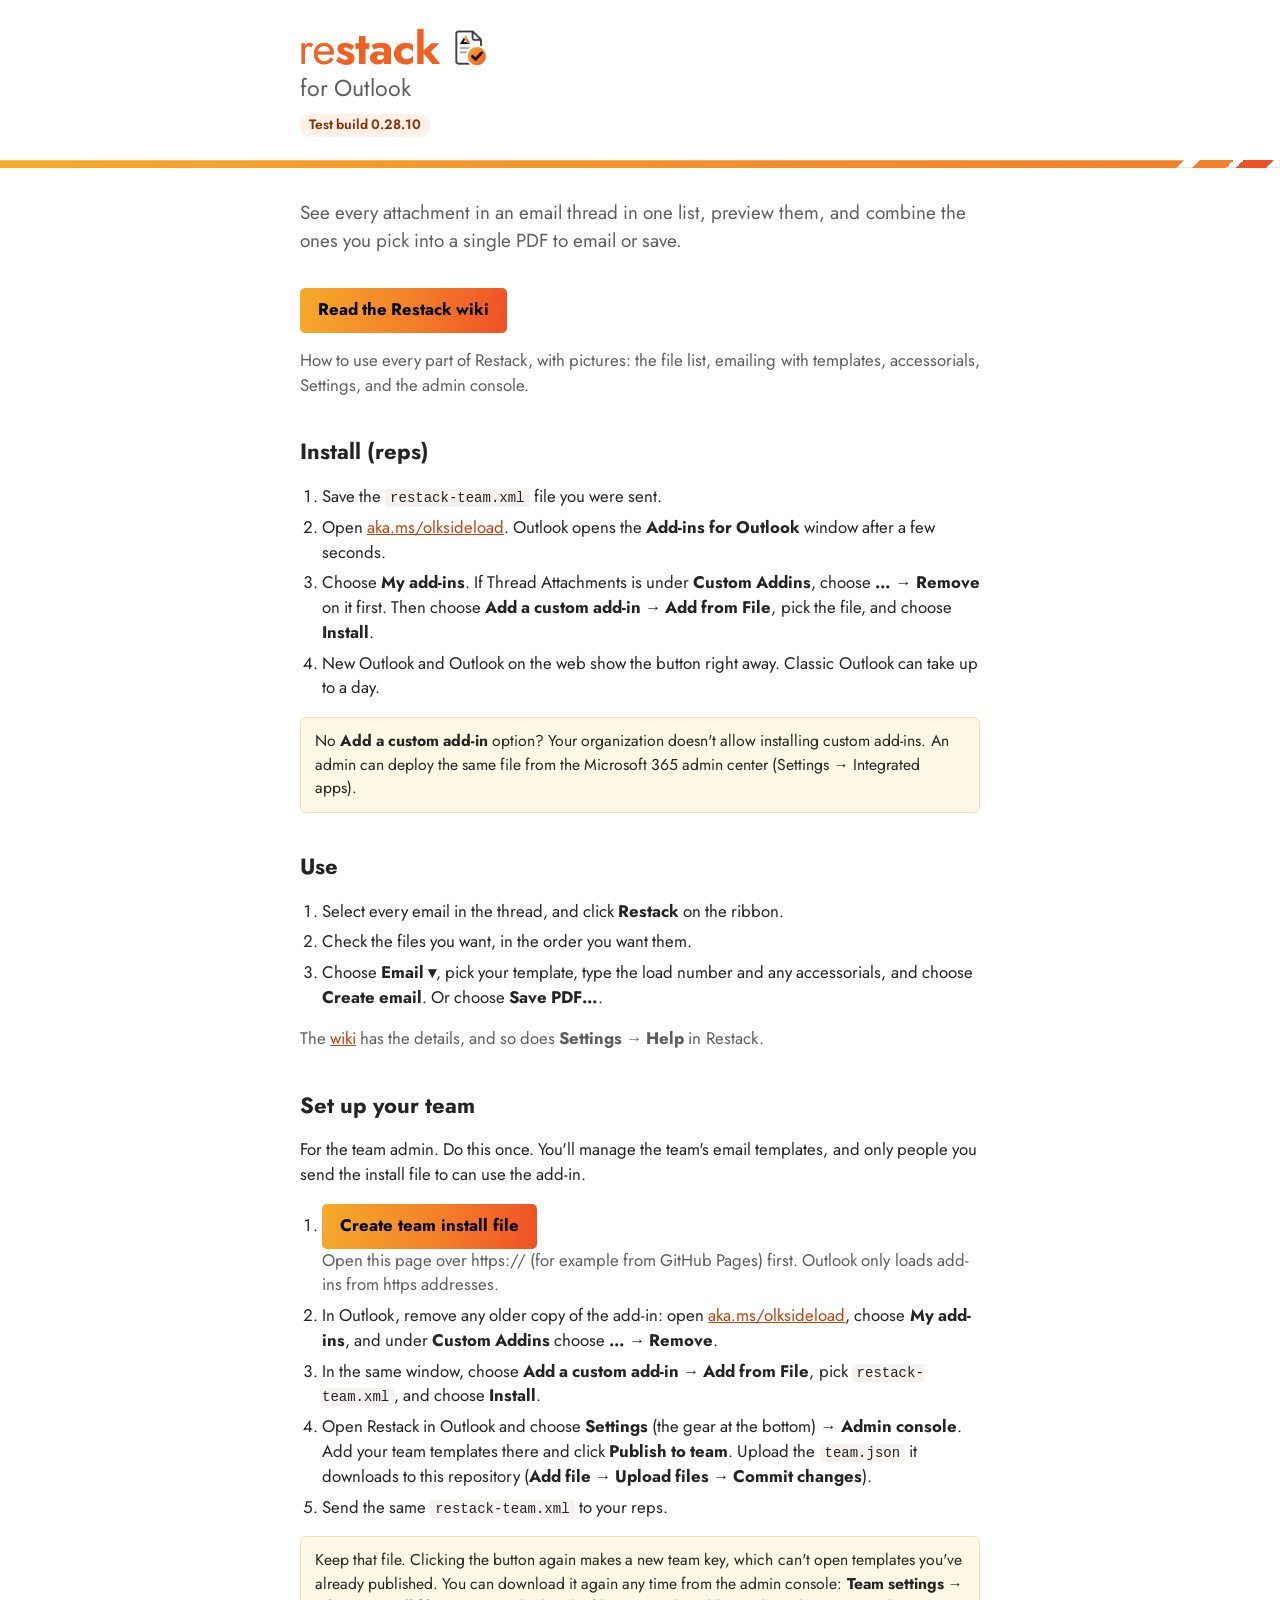
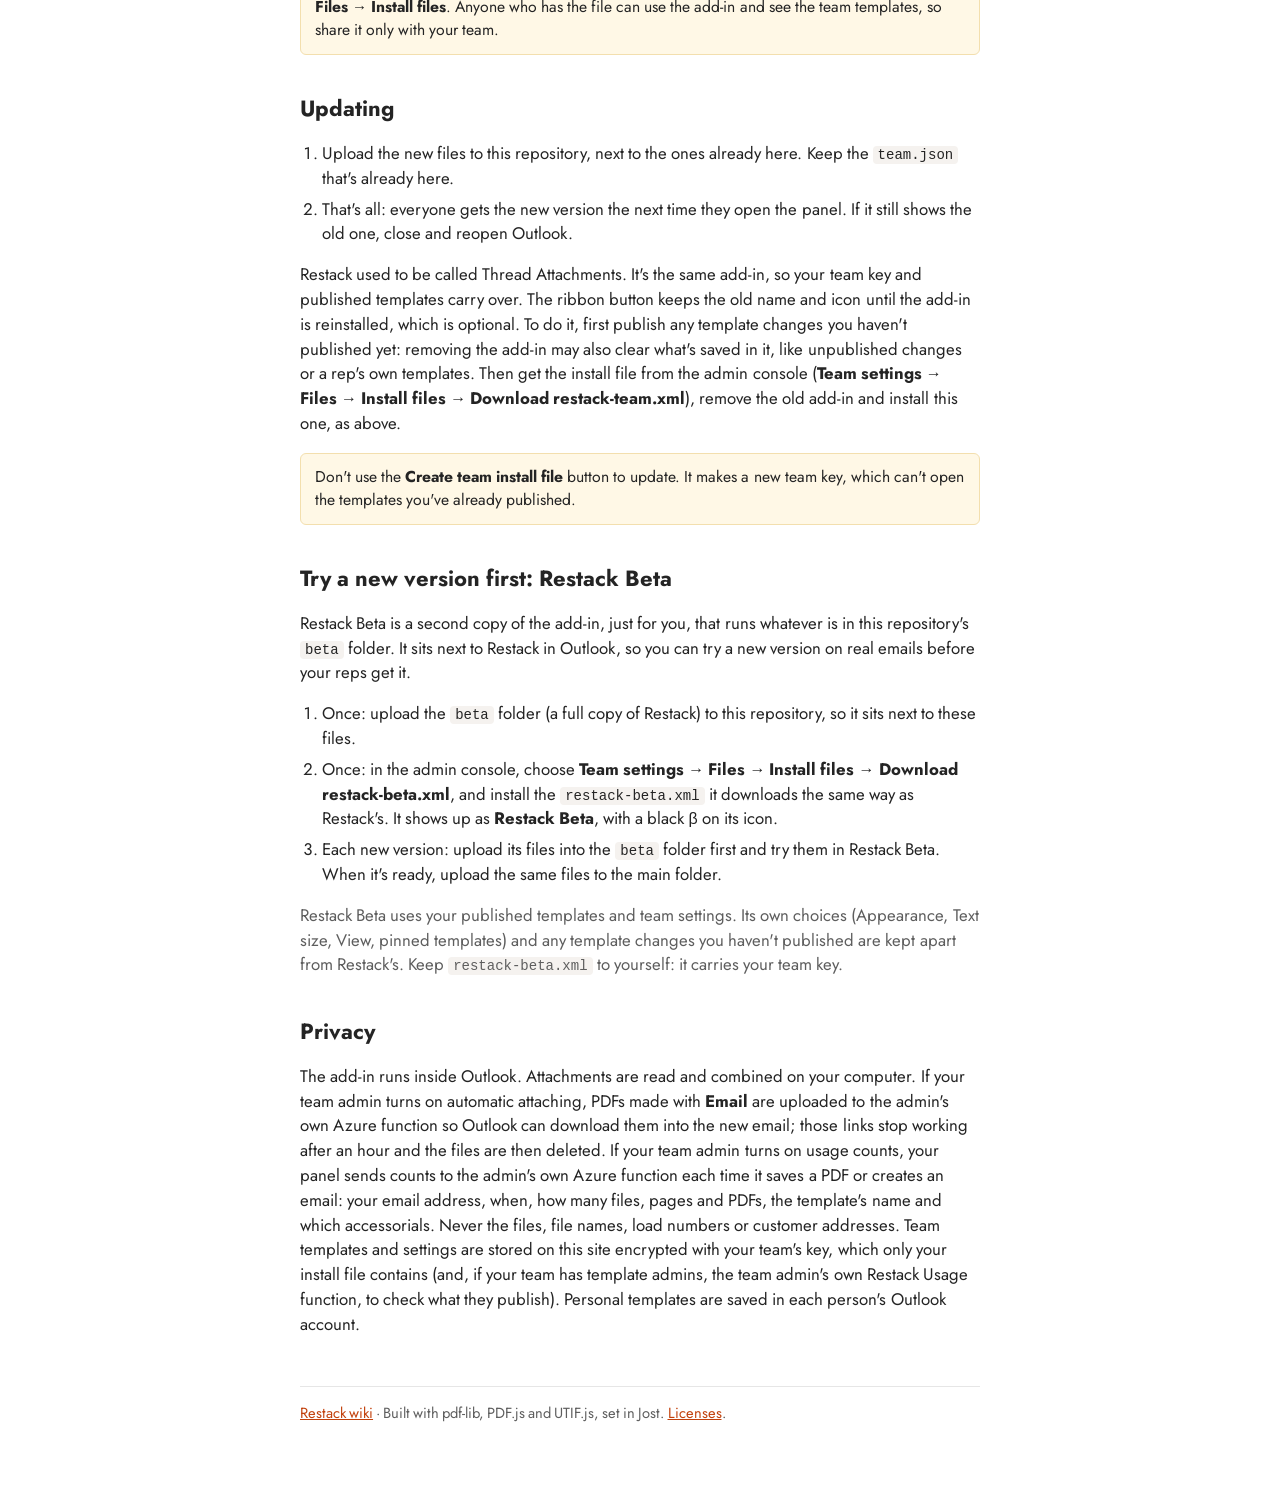
<file: beta/index.html>
<!doctype html>
<html lang="en">
<head>
  <meta charset="utf-8">
  <title>Restack Beta</title>
  <!-- The beta folder: Restack Beta runs from here. Its page is the main site's. -->
  <meta http-equiv="refresh" content="0; url=../">
</head>
<body><p><a href="../">Restack</a></p></body>
</html>
</file>
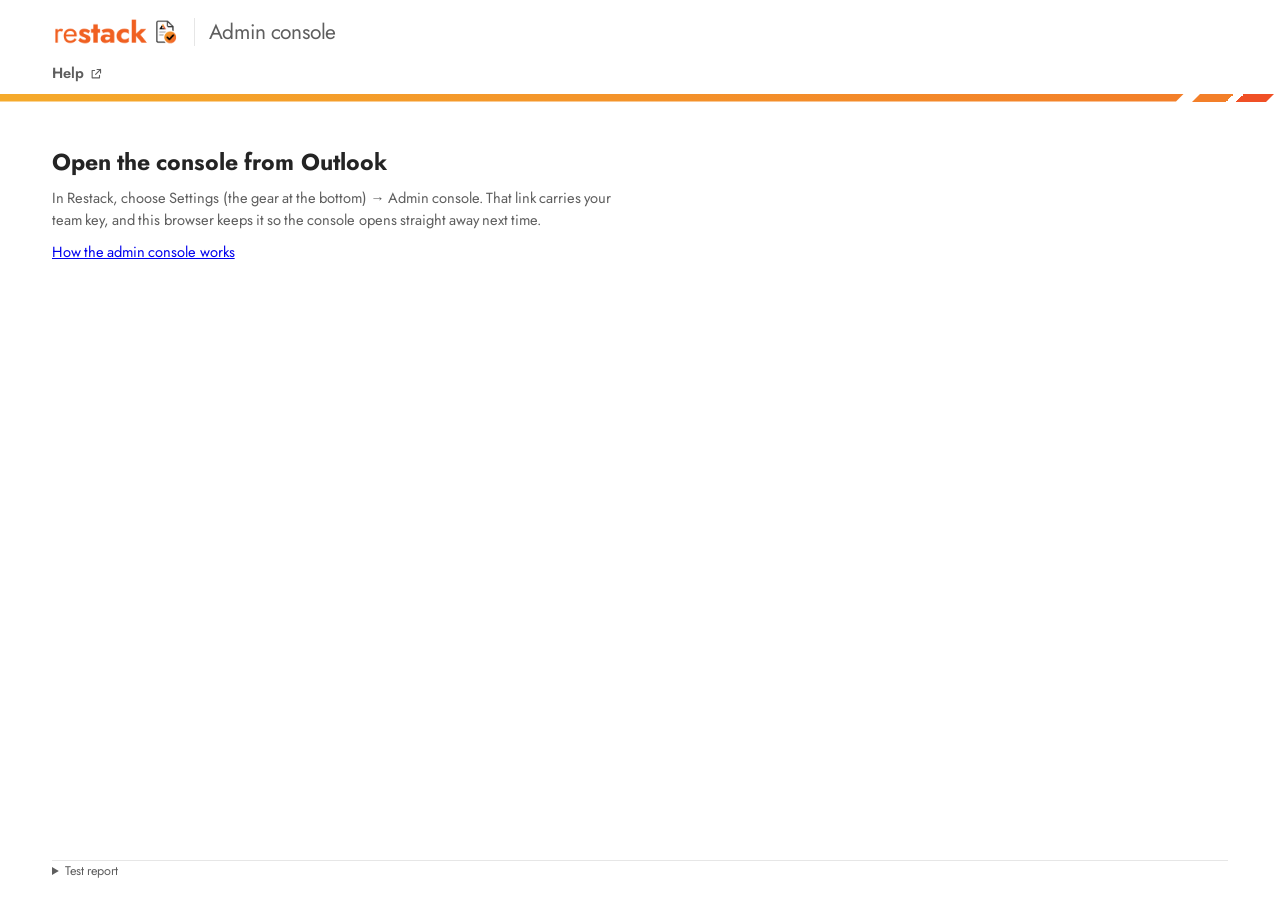
<file: console.html>
<!doctype html>
<html lang="en">
<head>
  <meta charset="utf-8">
  <meta name="viewport" content="width=device-width, initial-scale=1">
  <title>Admin Console - Restack</title>
  <link rel="icon" type="image/png" sizes="16x16" href="icon-16.png">
  <link rel="icon" type="image/png" sizes="32x32" href="icon-32.png">
  <link rel="icon" type="image/png" sizes="64x64" href="icon-64.png">
  <!-- The console is Restack's own page in a wide layout. What comes after # (your team key, from
       Outlook) goes along with it; it stays in your browser and never reaches GitHub's servers. -->
  <script>location.replace('taskpane.html?console' + location.hash);</script>
</head>
<body>
  <p><a href="taskpane.html?console">Open the Restack admin console</a></p>
</body>
</html>
</file>
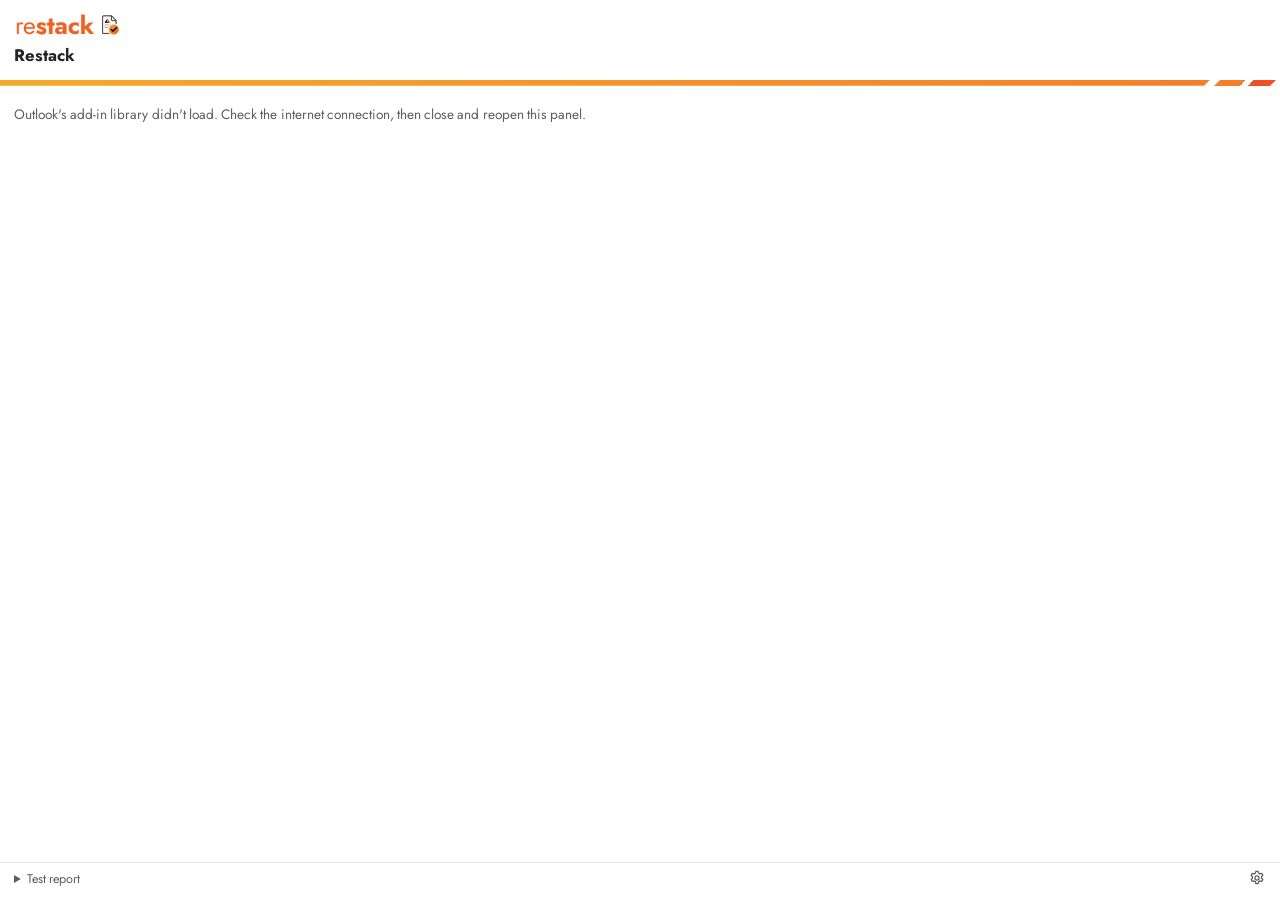
<file: taskpane.html>
<!doctype html>
<html lang="en">
<head>
  <meta charset="utf-8">
  <meta name="viewport" content="width=device-width, initial-scale=1">
  <title>Restack</title>
  <!-- Which version this page is (taskpane.js reloads the page once if it was kept from an older one) -->
  <meta name="restack-version" content="0.28.10">
  <!-- light or dark before anything shows, so the panel doesn't flash white in dark mode -->
  <script src="mode.js?v=0.28.10"></script>
  <script src="https://appsforoffice.microsoft.com/lib/1/hosted/office.js"></script>
  <script src="pdf-lib.min.js"></script>
  <script src="pako_inflate.min.js"></script>
  <script src="UTIF.js"></script>
  <!-- ?v= makes Outlook load the matching versions after an update -->
  <link rel="stylesheet" href="taskpane.css?v=0.28.10">
  <script type="module" src="taskpane.js?v=0.28.10"></script>
</head>
<body>
  <svg class="svg-defs" width="0" height="0" aria-hidden="true" focusable="false"><defs><linearGradient id="pin-fill" x1="0" y1="0" x2="1" y2="1"><stop offset="0" stop-color="#f5aa2b"/><stop offset=".55" stop-color="#f37f29"/><stop offset="1" stop-color="#f05026"/></linearGradient></defs></svg>
  <div id="app">
    <header class="top">
      <div class="brand-row">
        <img class="brand-logo" src="brand/restack-logo.png" width="108" height="22" alt="Restack">
        <span id="beta-badge" class="beta-badge" hidden>Beta</span>
      </div>
      <h1 id="title">Restack</h1>
      <p id="summary">Starting…</p>
      <p id="one-tip" class="one-tip" hidden>
        <button id="tip-info" class="info-btn" type="button" aria-label="How to include every email in the thread" aria-expanded="false" aria-controls="howto" title="How to include every email">
          <svg viewBox="0 0 20 20" width="18" height="18" aria-hidden="true"><circle cx="10" cy="10" r="7.6" fill="none" stroke="currentColor" stroke-width="1.5"/><path d="M10 9v4.8" stroke="currentColor" stroke-width="1.7" stroke-linecap="round"/><circle cx="10" cy="6.3" r="1.05" fill="currentColor"/></svg>
        </button>
        <span><span data-w="oneEmailTip">Only 1 email came through. To include the whole thread, select every email in it.</span>
          <button id="tip-keep" class="tip-keep" type="button" data-w="keepAddingTip">Or keep adding as you click each one</button></span>
      </p>
      <!-- Keep adding (for mail that isn't shown as conversations): each email clicked adds its files -->
      <div id="keep-bar" class="keep-bar" hidden>
        <svg class="keep-icon" viewBox="0 0 20 20" width="18" height="18" aria-hidden="true" fill="none" stroke="currentColor" stroke-width="1.6" stroke-linecap="round" stroke-linejoin="round"><rect x="6" y="2.5" width="11" height="9.5" rx="1.6"/><path d="M3.5 6.5v9a1.6 1.6 0 0 0 1.6 1.6h9.4"/><path d="M9.3 7.2h4.4M11.5 5v4.4"/></svg>
        <p class="keep-main"><b data-w="keepAdding">Keep adding</b> <span id="keep-count" class="keep-count"></span><br><span id="keep-text" class="keep-text" role="status" data-w="keepAddingNote">Click each email in the thread to add its files.</span></p>
        <span class="keep-actions">
          <button id="keep-restart" class="link-btn" type="button">Start over</button>
          <button id="keep-off" class="link-btn" type="button">Turn off</button>
        </span>
      </div>
      <div id="keep-ask" class="keep-ask" role="alert" hidden>
        <p id="keep-ask-text"></p>
        <div class="btn-row">
          <button id="keep-add-anyway" class="btn" type="button">Add its files</button>
          <button id="keep-ask-restart" class="btn primary" type="button">Start over with it</button>
        </div>
      </div>
    </header>

    <!-- Reading emails: the attachment list -->
    <main id="read-view" class="view" hidden>
      <div class="list-tools">
        <div class="tools-row">
          <label class="check-all">
            <input type="checkbox" id="check-all">
            <span data-w="selectAll">Select all</span>
          </label>
          <span id="selected-count" class="muted"></span>
        </div>
        <label class="multi-stop">
          <input type="checkbox" id="multi-stop">
          <span><b data-w="multiStop">Multi-stop</b> <span class="muted">· <span data-w="multiStopNote">one PDF per stop: -1, -2…</span></span></span>
        </label>
      </div>
      <div class="list-wrap">
        <div id="details-head" class="details-head" aria-hidden="true" hidden><span></span><span>Name</span><span class="h-from">From</span><span>Received</span><span class="h-size">Size</span><span></span></div>
        <ul id="file-list" class="file-list" data-view="medium"></ul>
        <div id="drop-line" class="drop-line" hidden></div>
      </div>
      <label id="logos-toggle" class="logos-toggle" hidden>
        <input type="checkbox" id="show-logos">
        <span><span data-w="showLogos">Show logos &amp; icons</span> (<span id="logo-count">0</span>)</span>
      </label>
    </main>

    <!-- Writing an email: attach the PDF made with the Email button -->
    <main id="compose-view" class="view" hidden>
      <div class="compose-card">
        <p id="compose-text">Looking for a combined PDF…</p>
        <button id="btn-attach" class="btn primary" hidden data-w="attachPdf">Attach PDF</button>
      </div>
    </main>

    <!-- Nothing to show -->
    <main id="message-view" class="view" hidden>
      <p id="message-text" class="notice"></p>
    </main>

    <footer id="actions" class="actions" hidden>
      <div id="rc-banner" class="rc-banner" role="alert" hidden>
        <p id="rc-banner-text"></p>
        <div class="btn-row">
          <button id="rc-leave-out" class="btn primary" type="button">Leave it out</button>
          <button id="rc-keep" class="btn" type="button" data-w="notARateCon">Not a rate con</button>
        </div>
      </div>
      <div id="save-actions" class="save-actions">
        <div class="menu-wrap">
          <button id="btn-email" class="btn primary menu-btn" type="button" aria-haspopup="menu" aria-expanded="false" aria-controls="email-menu">
            <span data-w="email">Email</span>
            <svg class="chev" viewBox="0 0 20 20" width="14" height="14" aria-hidden="true"><path d="M5 7.5 10 12.5l5-5" fill="none" stroke="currentColor" stroke-width="1.8" stroke-linecap="round" stroke-linejoin="round"/></svg>
          </button>
          <div id="email-menu" class="menu" role="menu" aria-label="Email" hidden></div>
        </div>
        <button id="btn-save" class="btn" type="button" data-w="savePdf">Save PDF…</button>
      </div>
      <form id="name-form" class="name-form" hidden>
        <label for="file-name" class="name-label" data-w="nameThePdf">Name the PDF</label>
        <div class="name-field">
          <input id="file-name" type="text" autocomplete="off" spellcheck="false" maxlength="120">
          <span class="name-ext" aria-hidden="true">.pdf</span>
        </div>
        <p id="name-hint" class="hint" hidden></p>
        <div class="btn-row">
          <button id="name-save" class="btn primary" type="submit" data-w="save">Save</button>
          <button id="name-cancel" class="btn" type="button" data-w="cancel">Cancel</button>
        </div>
      </form>
      <form id="load-form" class="name-form load-form" hidden novalidate>
        <!-- The load number and its BOL number, side by side (one under the other on a narrow panel): both go in the subject (0.28.5) -->
        <div class="id-row">
          <div id="load-row" class="field-stack">
            <label for="load-number" class="name-label" data-w="loadNumber">Load number</label>
            <div class="name-field">
              <input id="load-number" type="text" autocomplete="off" spellcheck="false" maxlength="60" aria-required="true">
            </div>
          </div>
          <div id="bol-row" class="field-stack">
            <!-- No BOL (0.28.6): for the rare load without one; Create email waits for one or the other -->
            <div class="bol-head">
              <label for="bol-number" class="name-label" data-w="bolNumber">BOL number</label>
              <label class="no-bol"><input id="no-bol" type="checkbox"><span data-w="noBol">No BOL</span></label>
            </div>
            <div class="name-field">
              <input id="bol-number" type="text" autocomplete="off" spellcheck="false" maxlength="60" aria-required="true">
            </div>
          </div>
        </div>
        <p id="load-hint" class="hint"></p>
        <fieldset class="acc">
          <legend class="name-label"><span data-w="accessorials">Accessorials</span> <span id="acc-need" class="muted">(optional)</span></legend>
          <!-- Add an accessorial drops down the ones not on this load yet (several can go on one load).
               Each one picked gets its box below, in this order, with a × to take it off again. -->
          <div id="acc-add-row" class="acc-add-row">
            <button id="acc-add" class="acc-add" type="button" aria-haspopup="menu" aria-expanded="false" aria-controls="acc-menu">
              <span data-w="addAccessorial">Add an accessorial</span>
              <svg class="chev" viewBox="0 0 20 20" width="14" height="14" aria-hidden="true"><path d="M5 7.5 10 12.5l5-5" fill="none" stroke="currentColor" stroke-width="1.8" stroke-linecap="round" stroke-linejoin="round"/></svg>
            </button>
          </div>
          <div id="acc-lum-box" class="acc-box" data-kind="lum" hidden>
            <div class="acc-head">
              <span id="lum-title" class="acc-title" data-w="lumper">Lumper</span>
              <select id="lum-at" aria-label="Lumper at">
                <option value="">Shipper or receiver?</option>
                <option>Shipper</option>
                <option>Receiver</option>
              </select>
              <button class="icon-btn acc-remove" type="button" data-remove="lum" aria-label="Remove Lumper" title="Remove"><svg viewBox="0 0 20 20" width="14" height="14" aria-hidden="true"><path d="m5 5 10 10M15 5 5 15" fill="none" stroke="currentColor" stroke-width="1.7" stroke-linecap="round"/></svg></button>
            </div>
            <label class="acc-field acc-inline"><span data-w="total">Total</span><span class="money"><span aria-hidden="true">$</span><input id="lum-total" type="text" inputmode="decimal" autocomplete="off" maxlength="20" placeholder="0.00"></span></label>
          </div>
          <div id="acc-det-box" class="acc-box" data-kind="det" hidden>
            <div class="acc-head">
              <span id="det-title" class="acc-title" data-w="detention">Detention</span>
              <select id="det-at" aria-label="Detention at">
                <option value="">Shipper or receiver?</option>
                <option>Shipper</option>
                <option>Receiver</option>
              </select>
              <button class="icon-btn acc-remove" type="button" data-remove="det" aria-label="Remove Detention" title="Remove"><svg viewBox="0 0 20 20" width="14" height="14" aria-hidden="true"><path d="m5 5 10 10M15 5 5 15" fill="none" stroke="currentColor" stroke-width="1.7" stroke-linecap="round"/></svg></button>
            </div>
            <!-- times, one under the other: a list every 15 minutes, or type one (n is now) -->
            <div class="acc-when">
              <span class="acc-when-label" data-w="timeIn">IN</span><span class="tbox"><input id="det-in" class="time-in" type="text" autocomplete="off" spellcheck="false" maxlength="20" placeholder="hh:mm"></span>
              <span class="acc-when-label" data-w="appointment">APPT</span><span class="tbox"><input id="det-appt" class="time-in" type="text" autocomplete="off" spellcheck="false" maxlength="20" placeholder="hh:mm"></span>
              <span class="acc-when-label" data-w="timeOut">OUT</span><span class="tbox"><input id="det-out" class="time-in" type="text" autocomplete="off" spellcheck="false" maxlength="20" placeholder="hh:mm"></span>
            </div>
            <label class="acc-field acc-inline"><span data-w="hoursRequested">Hours requested</span><input id="det-hours" type="text" inputmode="decimal" autocomplete="off" maxlength="20" placeholder="e.g. 2.5"></label>
          </div>
          <div id="acc-lay-box" class="acc-box" data-kind="lay" hidden>
            <div class="acc-head">
              <span id="lay-title" class="acc-title" data-w="layover">Layover</span>
              <select id="lay-at" aria-label="Layover at">
                <option value="">Shipper or receiver?</option>
                <option>Shipper</option>
                <option>Receiver</option>
              </select>
              <button class="icon-btn acc-remove" type="button" data-remove="lay" aria-label="Remove Layover" title="Remove"><svg viewBox="0 0 20 20" width="14" height="14" aria-hidden="true"><path d="m5 5 10 10M15 5 5 15" fill="none" stroke="currentColor" stroke-width="1.7" stroke-linecap="round"/></svg></button>
            </div>
            <!-- IN and OUT have a date (a calendar, or type one: t is today, n is now) and a time; APPT is a time -->
            <div class="acc-when acc-when-dated">
              <span class="acc-when-label" data-w="timeIn">IN</span><span class="dbox"><input id="lay-in-date" class="date-in" type="text" autocomplete="off" spellcheck="false" maxlength="30" placeholder="mm/dd/yy" data-time="lay-in-time"></span><span class="tbox"><input id="lay-in-time" class="time-in" type="text" autocomplete="off" spellcheck="false" maxlength="20" placeholder="hh:mm"></span>
              <span class="acc-when-label" data-w="appointment">APPT</span><span class="acc-when-gap"></span><span class="tbox"><input id="lay-appt" class="time-in" type="text" autocomplete="off" spellcheck="false" maxlength="20" placeholder="hh:mm"></span>
              <span class="acc-when-label" data-w="timeOut">OUT</span><span class="dbox"><input id="lay-out-date" class="date-in" type="text" autocomplete="off" spellcheck="false" maxlength="30" placeholder="mm/dd/yy" data-time="lay-out-time"></span><span class="tbox"><input id="lay-out-time" class="time-in" type="text" autocomplete="off" spellcheck="false" maxlength="20" placeholder="hh:mm"></span>
            </div>
          </div>
          <div id="acc-oth-box" class="acc-box" data-kind="oth" hidden>
            <div class="acc-head">
              <span id="oth-title" class="acc-title" data-w="other">Other</span>
              <select id="oth-at" aria-label="Other at">
                <option value="">Shipper or receiver?</option>
                <option>Shipper</option>
                <option>Receiver</option>
              </select>
              <button class="icon-btn acc-remove" type="button" data-remove="oth" aria-label="Remove Other" title="Remove"><svg viewBox="0 0 20 20" width="14" height="14" aria-hidden="true"><path d="m5 5 10 10M15 5 5 15" fill="none" stroke="currentColor" stroke-width="1.7" stroke-linecap="round"/></svg></button>
            </div>
            <label class="acc-field acc-inline"><span data-w="otherType">Type</span><input id="oth-type" type="text" autocomplete="off" maxlength="60" placeholder="e.g. Driver assist"></label>
            <label class="acc-field acc-stack"><span data-w="explain">Explain</span><textarea id="oth-explain" rows="3" maxlength="2000"></textarea></label>
            <label class="acc-field acc-inline"><span><span data-w="total">Total</span> <span class="acc-opt">(optional)</span></span><span class="money"><span aria-hidden="true">$</span><input id="oth-total" type="text" inputmode="decimal" autocomplete="off" maxlength="20" placeholder="0.00"></span></label>
          </div>
        </fieldset>
        <p id="acc-error" class="hint error" role="alert"></p>
        <div class="btn-row">
          <button id="load-go" class="btn primary" type="submit" data-w="createEmail">Create email</button>
          <button id="load-cancel" class="btn" type="button" data-w="cancel">Cancel</button>
        </div>
      </form>
      <p id="status" class="status" role="status" aria-live="polite"></p>
      <div id="parts" class="parts" hidden></div>
    </footer>

    <div class="foot-row">
      <details id="diagnostics" class="diagnostics">
        <summary data-w="testReport">Test report</summary>
        <p class="muted small">If something isn't working, copy this and send it to your team admin.</p>
        <textarea id="report" readonly spellcheck="false" aria-label="Test report"></textarea>
        <button id="btn-copy-report" class="btn" type="button" data-w="copyReport">Copy report</button>
      </details>
      <!-- Settings: My templates, the admin console (team admins), Appearance, Text size, View, and two switches. Always at hand. -->
      <div class="foot-settings">
        <button id="btn-settings" class="icon-btn settings-btn" type="button" aria-haspopup="dialog" aria-expanded="false" aria-controls="settings-pop" data-w-aria="settings" data-w-title="settings" aria-label="Settings" title="Settings">
          <svg viewBox="0 0 20 20" width="18" height="18" aria-hidden="true"><path d="M8.7 2.6h2.6l.45 2.05c.55.2 1.06.5 1.5.86l2-.65 1.3 2.25-1.56 1.4a5.6 5.6 0 0 1 0 1.74l1.56 1.4-1.3 2.25-2-.65c-.44.37-.95.66-1.5.86l-.45 2.05H8.7l-.45-2.05a5.4 5.4 0 0 1-1.5-.86l-2 .65-1.3-2.25 1.56-1.4a5.6 5.6 0 0 1 0-1.74l-1.56-1.4 1.3-2.25 2 .65c.44-.37.95-.66 1.5-.86z" fill="none" stroke="currentColor" stroke-width="1.4" stroke-linejoin="round"/><circle cx="10" cy="10" r="2.3" fill="none" stroke="currentColor" stroke-width="1.4"/></svg>
        </button>
        <div id="settings-pop" class="settings-pop" role="dialog" aria-label="Settings" data-w-aria="settings" hidden>
          <button id="set-templates" class="menu-item" type="button" hidden><span class="mi-name" data-w="manageTemplates">My templates…</span></button>
          <!-- The admin console: only team admins see this. Team templates and settings are made there, in a browser. -->
          <div id="set-team-group" hidden>
            <button id="team-console" class="menu-item set-row" type="button"><span class="mi-name">Admin console</span><svg class="opt-ext" viewBox="0 0 20 20" width="14" height="14" aria-hidden="true"><path d="M11.5 3.5h5v5M16.5 3.5 9.5 10.5M8 5H4.5v10.5H15V12" fill="none" stroke="currentColor" stroke-width="1.6" stroke-linecap="round" stroke-linejoin="round"/></svg></button>
            <!-- A template admin's key (0.28.1): pasted here once, kept in their Outlook, and passed to every console opened from here -->
            <form id="team-key-form" class="set-key" novalidate hidden>
              <label class="set-key-label" for="team-key">Your admin key</label>
              <span class="name-field">
                <input id="team-key" type="text" autocomplete="off" spellcheck="false" placeholder="rtk_…">
                <button id="team-key-save" class="link-btn" type="submit">Save</button>
              </span>
            </form>
            <p id="team-menu-note" class="set-note" role="status" hidden></p>
          </div>
          <div id="set-sep-look" class="menu-sep" hidden></div>
          <button id="set-appearance" class="menu-item set-row" type="button" aria-expanded="false" aria-controls="appearance-list">
            <span id="set-appearance-name" class="mi-name" data-w="appearance">Appearance</span>
            <span class="set-now"><span id="set-appearance-icon" class="set-now-icon" aria-hidden="true"></span><span id="set-appearance-now">Match Outlook</span></span>
            <svg class="chev" viewBox="0 0 20 20" width="14" height="14" aria-hidden="true"><path d="M5 7.5 10 12.5l5-5" fill="none" stroke="currentColor" stroke-width="1.8" stroke-linecap="round" stroke-linejoin="round"/></svg>
          </button>
          <div id="appearance-list" class="set-list" role="listbox" aria-labelledby="set-appearance-name" hidden>
              <button class="set-opt" type="button" role="option" data-value="light" aria-selected="false" tabindex="-1"><span class="opt-icon"><svg viewBox="0 0 20 20" width="16" height="16" aria-hidden="true" fill="none" stroke="currentColor" stroke-width="1.6" stroke-linecap="round" stroke-linejoin="round"><circle cx="10" cy="10" r="3.3"/><path d="M10 2.3v1.9M10 15.8v1.9M2.3 10h1.9M15.8 10h1.9M4.6 4.6l1.35 1.35M14.05 14.05l1.35 1.35M4.6 15.4l1.35-1.35M14.05 5.95l1.35-1.35"/></svg></span><span class="opt-name" data-w="light">Light</span><svg class="opt-check" viewBox="0 0 20 20" width="16" height="16" aria-hidden="true"><path d="M4.6 10.4 8.2 14l7.2-8" fill="none" stroke="currentColor" stroke-width="1.8" stroke-linecap="round" stroke-linejoin="round"/></svg></button>
              <button class="set-opt" type="button" role="option" data-value="dark" aria-selected="false" tabindex="-1"><span class="opt-icon"><svg viewBox="0 0 20 20" width="16" height="16" aria-hidden="true" fill="none" stroke="currentColor" stroke-width="1.6" stroke-linecap="round" stroke-linejoin="round"><path d="M16 12.6A6.6 6.6 0 0 1 7.4 4a6.6 6.6 0 1 0 8.6 8.6Z"/></svg></span><span class="opt-name" data-w="dark">Dark</span><svg class="opt-check" viewBox="0 0 20 20" width="16" height="16" aria-hidden="true"><path d="M4.6 10.4 8.2 14l7.2-8" fill="none" stroke="currentColor" stroke-width="1.8" stroke-linecap="round" stroke-linejoin="round"/></svg></button>
              <button class="set-opt" type="button" role="option" data-value="match" aria-selected="false" tabindex="-1"><span class="opt-icon"><svg viewBox="0 0 20 20" width="16" height="16" aria-hidden="true" fill="none" stroke="currentColor" stroke-width="1.6" stroke-linecap="round" stroke-linejoin="round"><rect x="2.8" y="3.6" width="14.4" height="9.8" rx="1.6"/><path d="M7.4 16.7h5.2M10 13.6v3"/></svg></span><span class="opt-name" data-w="matchOutlook">Match Outlook</span><svg class="opt-check" viewBox="0 0 20 20" width="16" height="16" aria-hidden="true"><path d="M4.6 10.4 8.2 14l7.2-8" fill="none" stroke="currentColor" stroke-width="1.8" stroke-linecap="round" stroke-linejoin="round"/></svg></button>
          </div>
          <button id="set-size" class="menu-item set-row" type="button" aria-expanded="false" aria-controls="size-list">
            <span id="set-size-name" class="mi-name" data-w="textSize">Text size</span>
            <span class="set-now"><span id="set-size-icon" class="set-now-icon" aria-hidden="true"></span><span id="set-size-now">Small</span></span>
            <svg class="chev" viewBox="0 0 20 20" width="14" height="14" aria-hidden="true"><path d="M5 7.5 10 12.5l5-5" fill="none" stroke="currentColor" stroke-width="1.8" stroke-linecap="round" stroke-linejoin="round"/></svg>
          </button>
          <div id="size-list" class="set-list" role="listbox" aria-labelledby="set-size-name" hidden>
              <button class="set-opt" type="button" role="option" data-value="small" aria-selected="false" tabindex="-1"><span class="opt-icon"><span class="size-a" style="font-size:11px">A</span></span><span class="opt-name" data-w="textSmall">Small</span><svg class="opt-check" viewBox="0 0 20 20" width="16" height="16" aria-hidden="true"><path d="M4.6 10.4 8.2 14l7.2-8" fill="none" stroke="currentColor" stroke-width="1.8" stroke-linecap="round" stroke-linejoin="round"/></svg></button>
              <button class="set-opt" type="button" role="option" data-value="medium" aria-selected="false" tabindex="-1"><span class="opt-icon"><span class="size-a" style="font-size:14px">A</span></span><span class="opt-name" data-w="textMedium">Medium</span><svg class="opt-check" viewBox="0 0 20 20" width="16" height="16" aria-hidden="true"><path d="M4.6 10.4 8.2 14l7.2-8" fill="none" stroke="currentColor" stroke-width="1.8" stroke-linecap="round" stroke-linejoin="round"/></svg></button>
              <button class="set-opt" type="button" role="option" data-value="large" aria-selected="false" tabindex="-1"><span class="opt-icon"><span class="size-a" style="font-size:17px">A</span></span><span class="opt-name" data-w="textLarge">Large</span><svg class="opt-check" viewBox="0 0 20 20" width="16" height="16" aria-hidden="true"><path d="M4.6 10.4 8.2 14l7.2-8" fill="none" stroke="currentColor" stroke-width="1.8" stroke-linecap="round" stroke-linejoin="round"/></svg></button>
          </div>
          <button id="set-view" class="menu-item set-row" type="button" aria-expanded="false" aria-controls="view-list">
            <span id="set-view-name" class="mi-name" data-w="view">View</span>
            <span class="set-now"><span id="set-view-icon" class="set-now-icon" aria-hidden="true"></span><span id="set-view-now">Medium pictures</span></span>
            <svg class="chev" viewBox="0 0 20 20" width="14" height="14" aria-hidden="true"><path d="M5 7.5 10 12.5l5-5" fill="none" stroke="currentColor" stroke-width="1.8" stroke-linecap="round" stroke-linejoin="round"/></svg>
          </button>
          <div id="view-list" class="set-list" role="listbox" aria-labelledby="set-view-name" hidden>
              <button class="set-opt" type="button" role="option" data-value="large" aria-selected="false" tabindex="-1"><span class="opt-icon"><svg viewBox="0 0 20 20" width="16" height="16" aria-hidden="true" fill="none" stroke="currentColor" stroke-width="1.6" stroke-linecap="round" stroke-linejoin="round"><rect x="2.5" y="2.5" width="6.4" height="6.4" rx="1.2"/><rect x="11.1" y="2.5" width="6.4" height="6.4" rx="1.2"/><rect x="2.5" y="11.1" width="6.4" height="6.4" rx="1.2"/><rect x="11.1" y="11.1" width="6.4" height="6.4" rx="1.2"/></svg></span><span class="opt-name" data-w="viewLarge">Large pictures</span><svg class="opt-check" viewBox="0 0 20 20" width="16" height="16" aria-hidden="true"><path d="M4.6 10.4 8.2 14l7.2-8" fill="none" stroke="currentColor" stroke-width="1.8" stroke-linecap="round" stroke-linejoin="round"/></svg></button>
              <button class="set-opt" type="button" role="option" data-value="medium" aria-selected="false" tabindex="-1"><span class="opt-icon"><svg viewBox="0 0 20 20" width="16" height="16" aria-hidden="true" fill="none" stroke="currentColor" stroke-width="1.6" stroke-linecap="round" stroke-linejoin="round"><rect x="2.5" y="3" width="4.5" height="4.5" rx=".8"/><path d="M9.5 4.2h8M9.5 6.6h5"/><rect x="2.5" y="12" width="4.5" height="4.5" rx=".8"/><path d="M9.5 13.2h8M9.5 15.6h5"/></svg></span><span class="opt-name" data-w="viewMedium">Medium pictures</span><svg class="opt-check" viewBox="0 0 20 20" width="16" height="16" aria-hidden="true"><path d="M4.6 10.4 8.2 14l7.2-8" fill="none" stroke="currentColor" stroke-width="1.8" stroke-linecap="round" stroke-linejoin="round"/></svg></button>
              <button class="set-opt" type="button" role="option" data-value="small" aria-selected="false" tabindex="-1"><span class="opt-icon"><svg viewBox="0 0 20 20" width="16" height="16" aria-hidden="true" fill="none" stroke="currentColor" stroke-width="1.6" stroke-linecap="round" stroke-linejoin="round"><rect x="2.5" y="3.2" width="3" height="3" rx=".6"/><path d="M8 4.7h9.5"/><rect x="2.5" y="8.5" width="3" height="3" rx=".6"/><path d="M8 10h9.5"/><rect x="2.5" y="13.8" width="3" height="3" rx=".6"/><path d="M8 15.3h9.5"/></svg></span><span class="opt-name" data-w="viewSmall">Small pictures</span><svg class="opt-check" viewBox="0 0 20 20" width="16" height="16" aria-hidden="true"><path d="M4.6 10.4 8.2 14l7.2-8" fill="none" stroke="currentColor" stroke-width="1.8" stroke-linecap="round" stroke-linejoin="round"/></svg></button>
              <button class="set-opt" type="button" role="option" data-value="list" aria-selected="false" tabindex="-1"><span class="opt-icon"><svg viewBox="0 0 20 20" width="16" height="16" aria-hidden="true" fill="none" stroke="currentColor" stroke-width="1.6" stroke-linecap="round" stroke-linejoin="round"><path d="M6.5 4.5h11M6.5 10h11M6.5 15.5h11"/><circle cx="3.4" cy="4.5" r=".9" fill="currentColor" stroke="none"/><circle cx="3.4" cy="10" r=".9" fill="currentColor" stroke="none"/><circle cx="3.4" cy="15.5" r=".9" fill="currentColor" stroke="none"/></svg></span><span class="opt-name" data-w="viewList">List</span><svg class="opt-check" viewBox="0 0 20 20" width="16" height="16" aria-hidden="true"><path d="M4.6 10.4 8.2 14l7.2-8" fill="none" stroke="currentColor" stroke-width="1.8" stroke-linecap="round" stroke-linejoin="round"/></svg></button>
              <button class="set-opt" type="button" role="option" data-value="details" aria-selected="false" tabindex="-1"><span class="opt-icon"><svg viewBox="0 0 20 20" width="16" height="16" aria-hidden="true" fill="none" stroke="currentColor" stroke-width="1.6" stroke-linecap="round" stroke-linejoin="round"><rect x="2.5" y="3" width="15" height="14" rx="1.4"/><path d="M2.5 7.5h15M2.5 12.2h15M9.5 3v14"/></svg></span><span class="opt-name" data-w="viewDetails">Details</span><svg class="opt-check" viewBox="0 0 20 20" width="16" height="16" aria-hidden="true"><path d="M4.6 10.4 8.2 14l7.2-8" fill="none" stroke="currentColor" stroke-width="1.8" stroke-linecap="round" stroke-linejoin="round"/></svg></button>
              <button class="set-opt" type="button" role="option" data-value="tiles" aria-selected="false" tabindex="-1"><span class="opt-icon"><svg viewBox="0 0 20 20" width="16" height="16" aria-hidden="true" fill="none" stroke="currentColor" stroke-width="1.6" stroke-linecap="round" stroke-linejoin="round"><rect x="2.5" y="2.5" width="6.4" height="7" rx="1.2"/><rect x="11.1" y="2.5" width="6.4" height="7" rx="1.2"/><path d="M2.5 13h6.4M11.1 13h6.4M2.5 16h4M11.1 16h4"/></svg></span><span class="opt-name" data-w="viewTiles">Tiles</span><svg class="opt-check" viewBox="0 0 20 20" width="16" height="16" aria-hidden="true"><path d="M4.6 10.4 8.2 14l7.2-8" fill="none" stroke="currentColor" stroke-width="1.8" stroke-linecap="round" stroke-linejoin="round"/></svg></button>
          </div>
          <div id="set-sep-prefs" class="menu-sep" hidden></div>
          <button id="set-tag-receipts" class="menu-item set-row set-switch" type="button" role="switch" aria-checked="false" hidden><span class="mi-text"><span class="mi-name" data-w="tagAccessorials">Tag accessorials by file name</span><span class="mi-sub" data-w="tagAccessorialsNote">Files named like receipts start out tagged Lumper</span></span><span class="switch" aria-hidden="true"></span></button>
          <button id="set-keep-adding" class="menu-item set-row set-switch" type="button" role="switch" aria-checked="false" hidden><span class="mi-text"><span class="mi-name" data-w="keepAdding">Keep adding</span><span class="mi-sub" data-w="keepAddingSwitchNote">Each email you click adds its files</span></span><span class="switch" aria-hidden="true"></span></button>
          <!-- Help: the Restack wiki (every feature, and how to install), in the browser -->
          <div class="menu-sep"></div>
          <button id="set-help" class="menu-item set-row" type="button"><span class="mi-name" data-w="help">Help</span><svg class="opt-ext" viewBox="0 0 20 20" width="14" height="14" aria-hidden="true"><path d="M11.5 3.5h5v5M16.5 3.5 9.5 10.5M8 5H4.5v10.5H15V12" fill="none" stroke="currentColor" stroke-width="1.6" stroke-linecap="round" stroke-linejoin="round"/></svg></button>
        </div>
      </div>
    </div>
  </div>

  <!-- Full-panel preview -->
  <section id="preview" class="preview" hidden aria-label="Preview">
    <div class="preview-head">
      <button id="pv-close" class="icon-btn" type="button" aria-label="Back to the list" title="Back">
        <svg viewBox="0 0 20 20" width="18" height="18" aria-hidden="true"><path d="M12.5 4 6.5 10l6 6" fill="none" stroke="currentColor" stroke-width="1.8" stroke-linecap="round" stroke-linejoin="round"/></svg>
      </button>
      <div class="pv-title">
        <div id="pv-name" class="pv-name"></div>
        <div id="pv-meta" class="muted small"></div>
      </div>
      <button id="pv-prev" class="icon-btn" type="button" aria-label="Previous file" title="Previous file">
        <svg viewBox="0 0 20 20" width="18" height="18" aria-hidden="true"><path d="M5 12.5 10 7.5l5 5" fill="none" stroke="currentColor" stroke-width="1.8" stroke-linecap="round" stroke-linejoin="round"/></svg>
      </button>
      <button id="pv-next" class="icon-btn" type="button" aria-label="Next file" title="Next file">
        <svg viewBox="0 0 20 20" width="18" height="18" aria-hidden="true"><path d="M5 7.5 10 12.5l5-5" fill="none" stroke="currentColor" stroke-width="1.8" stroke-linecap="round" stroke-linejoin="round"/></svg>
      </button>
    </div>
    <div id="pv-body" class="preview-body"></div>
    <div class="preview-foot">
      <label class="check-all">
        <input type="checkbox" id="pv-include">
        <span id="pv-include-label" data-w="includeInPdf">Include in PDF</span>
      </label>
      <span class="pv-foot-end">
        <button id="pv-order-reset" class="link-btn" type="button" hidden data-w="resetOrder">Reset page order</button>
        <span id="pv-pages" class="muted small"></span>
      </span>
    </div>
  </section>

  <!-- Email templates: list and editor -->
  <section id="templates" class="preview" hidden aria-label="Email templates">
    <div class="preview-head">
      <button id="tpl-back" class="icon-btn" type="button" aria-label="Back to the list" title="Back">
        <svg viewBox="0 0 20 20" width="18" height="18" aria-hidden="true"><path d="M12.5 4 6.5 10l6 6" fill="none" stroke="currentColor" stroke-width="1.8" stroke-linecap="round" stroke-linejoin="round"/></svg>
      </button>
      <div class="pv-title">
        <div id="tpl-title" class="pv-name">Email templates</div>
        <div id="tpl-subtitle" class="muted small">Only you see these</div>
      </div>
    </div>
    <div class="sheet-body">
      <div id="tpl-list-view">
        <section id="team-section" class="tpl-section">
          <div class="tpl-head">
            <h2>Team templates <span id="team-count" class="tpl-count"></span></h2>
            <span id="team-note" class="muted small"></span>
          </div>
          <div id="con-tpl-tools" class="con-tpl-tools" hidden>
            <input id="tpl-search" type="search" autocomplete="off" spellcheck="false" placeholder="Search templates" aria-label="Search templates">
            <button id="con-new" class="btn" type="button">New template</button>
          </div>
          <p id="team-empty" class="tpl-empty" hidden></p>
          <ul id="team-list" class="tpl-list"></ul>
        </section>
        <section id="mine-section" class="tpl-section">
          <div class="tpl-head">
            <h2>My templates</h2>
            <span class="muted small">Only you see these</span>
          </div>
          <p id="mine-empty" class="tpl-empty" hidden>Make your own templates for addresses you send to often. They're saved to your Outlook account.</p>
          <ul id="mine-list" class="tpl-list"></ul>
          <div class="tpl-actions">
            <button id="mine-new" class="btn" type="button">New template</button>
          </div>
        </section>
      </div>
      <div id="tpl-pick" class="tpl-pick" hidden>
        <p>Pick a template to edit it, or make a new one.</p>
      </div>
      <form id="tpl-form" class="tpl-form" hidden novalidate>
        <h2 id="tpl-form-title" class="tpl-form-title" hidden></h2>
        <section class="tpl-group">
          <h3 class="tpl-group-title">Email</h3>
          <label class="field">
            <span>Template name</span>
            <input id="tpl-name" type="text" maxlength="60" autocomplete="off" placeholder="Walmart PODs">
          </label>
          <label class="field">
            <span>To</span>
            <input id="tpl-to" type="text" autocomplete="off" spellcheck="false" placeholder="pods@example.com">
            <small class="hint">Separate addresses with ; or ,</small>
          </label>
          <div id="tpl-customers" class="tpl-customers" hidden>
            <ol id="cust-list" class="cust-list" aria-label="More customers"></ol>
            <div><button id="cust-add" class="btn" type="button">Add Customer</button></div>
            <p id="cust-note" class="hint cust-note" hidden></p>
          </div>
          <label class="field">
            <span>CC <span class="muted">(optional)</span></span>
            <input id="tpl-cc" type="text" autocomplete="off" spellcheck="false">
          </label>
          <label class="field">
            <span>Message</span>
            <textarea id="tpl-message" rows="5"></textarea>
          </label>
          <p class="hint tpl-tip">Type <b>{load}</b> wherever the load number goes: you're asked for it, and the BOL number, each time. The subject is the load number, BOL and POD(s), like <b>3645493 // 7720418 POD(s)</b>.</p>
        </section>
        <section class="tpl-group">
          <h3 class="tpl-group-title" data-w="accessorials">Accessorials</h3>
          <div class="field">
            <label class="check-row tpl-check">
              <input type="checkbox" id="tpl-acc-only">
              <span>Accessorial Only</span>
            </label>
            <div id="tpl-acc-only-hint" class="tpl-sub" hidden>
              <small class="hint">For customers that get the POD only when there's an accessorial. It's listed under <b>Accessorial Only</b> in the Email menu (closed to start), and Create email needs an accessorial picked. Its subject names the accessorials, like <b>3645493 // 7720418 - Lumper</b>.</small>
            </div>
          </div>
          <label class="check-row tpl-check">
            <input type="checkbox" id="tpl-no-lumper">
            <span>Say <b>No Lumper</b> in the message when Lumper isn't picked</span>
          </label>
          <div class="field">
            <label class="check-row tpl-check">
              <input type="checkbox" id="tpl-lumper-sep">
              <span>Accessorials in a separate file</span>
            </label>
            <div id="tpl-lumper-row" class="tpl-sub" hidden>
              <small class="hint">Each accessorial tagged in the list (or on its pages, in the preview) gets a file of its own: <b data-w="lumper">Lumper</b> in one like <b>3645493 Lumper</b>, and <b data-w="other">Other</b> in one named for its type, like <b>3645493 Scale Ticket</b>. Detention and Layover go with the PODs. Off: tagged files go after the PODs, in the same file.</small>
            </div>
          </div>
          <div class="field">
            <label class="check-row tpl-check">
              <input type="checkbox" id="tpl-acc-sep">
              <span>Accessorials in a separate email</span>
            </label>
            <div id="tpl-acc-row" class="tpl-sub tpl-acc" hidden>
              <small class="hint">When an accessorial is picked, Create email opens two emails: the PODs, and a request like <b>3645493 // 7720418 - Lumper/Detention</b> with the PODs and accessorial files attached and the details in it.</small>
              <label class="field">
                <span>To <span class="muted">(blank: the same as above)</span></span>
                <input id="tpl-acc-to" type="text" autocomplete="off" spellcheck="false" placeholder="accessorials@example.com">
              </label>
              <label class="field">
                <span>CC <span class="muted">(optional)</span></span>
                <input id="tpl-acc-cc" type="text" autocomplete="off" spellcheck="false">
              </label>
              <label class="field">
                <span>Message <span class="muted">(optional)</span></span>
                <textarea id="tpl-acc-message" rows="3"></textarea>
                <small class="hint">Each accessorial's details go under it. Type <b>{types}</b> for Lumper, Detention and so on.</small>
              </label>
            </div>
          </div>
        </section>
        <section class="tpl-group">
          <h3 class="tpl-group-title">PDF</h3>
          <label class="field">
            <span>PDF name</span>
            <span class="name-field">
              <input id="tpl-file" type="text" maxlength="120" autocomplete="off" spellcheck="false">
              <span class="name-ext" aria-hidden="true">.pdf</span>
            </span>
          </label>
          <label class="check-row tpl-check">
            <input type="checkbox" id="tpl-stop-files">
            <span>Separate file for each stop</span>
          </label>
          <p class="hint">A PDF over 10 MB is split, in page order, into 3645493-1, 3645493-2 and so on, all attached to the same email. Stop files are kept whole.</p>
        </section>
        <section class="tpl-group q-field">
          <h3 class="tpl-group-title">Questions before Create email <span class="muted">(optional)</span></h3>
          <small class="hint">Asked in a pop-up when someone picks this template. Each answer goes to the next question, jumps ahead to a later one, continues to the email, or stops with your message.</small>
          <div id="q-intro-row" class="q-intro-row" hidden>
            <label for="q-intro" class="q-sub-label">Opening line</label>
            <textarea id="q-intro" class="q-intro" rows="2" maxlength="300"></textarea>
            <small class="hint"><b>{company}</b> shows the template's name.</small>
          </div>
          <ol id="q-list" class="q-list"></ol>
          <div><button id="q-add" class="btn" type="button">Add a question</button></div>
        </section>
        <p id="tpl-error" class="status error" role="alert"></p>
        <div class="btn-row">
          <button id="tpl-save" class="btn primary" type="submit">Save template</button>
          <button id="tpl-cancel" class="btn" type="button">Cancel</button>
        </div>
        <div class="tpl-more">
          <button id="tpl-duplicate" class="link-btn" type="button" hidden>Make a copy</button>
          <button id="tpl-delete" class="link-btn danger" type="button" hidden>Delete this template</button>
        </div>
      </form>
    </div>
  </section>

  <!-- The team's settings: the admin console moves each into its card on the Team settings tab -->
  <div id="team-sections" hidden>
    <div>
      <section id="admins-section" class="team-section" hidden>
        <div class="azure-form">
          <p class="hint">Full admins change everything here. Template admins (Templates only) get the Templates and Usage tabs: they make, change and delete the team's templates and publish them. In Restack, both get Settings → Admin console. Everyone else gets the rep view.</p>
          <ul id="admin-list" class="admin-list" aria-label="Team admins"></ul>
          <p id="admin-self" class="hint">You can't remove yourself. Another admin can.</p>
          <form id="admin-form" class="admin-form" novalidate>
            <label class="field">
              <span>Add an admin</span>
              <span class="name-field">
                <input id="admin-new" type="email" autocomplete="off" spellcheck="false" maxlength="254" placeholder="Their email address">
                <select id="admin-level" class="admin-level" aria-label="Their level">
                  <option value="full">Full</option>
                  <option value="templates">Templates only</option>
                </select>
                <button id="admin-add" class="link-btn" type="submit">Add</button>
              </span>
            </label>
          </form>
          <p id="admin-status" class="hint" role="status"></p>
          <!-- A template admin's new key: shown once, here, for the Full admin to send them (0.28) -->
          <div id="admin-key" class="admin-key" hidden>
            <p id="admin-key-title" class="admin-key-title"></p>
            <span class="name-field">
              <input id="admin-key-value" type="text" readonly autocomplete="off" spellcheck="false" aria-labelledby="admin-key-title">
              <button id="admin-key-copy" class="link-btn" type="button">Copy</button>
            </span>
            <p class="hint">Send it to them privately. Restack in their Outlook asks for it once (Settings → Admin console). Restack doesn't keep it, so copy it now: New key makes another. It works once you publish.</p>
            <p id="admin-key-status" class="hint" role="status"></p>
          </div>
          <div class="admin-needs">
            <p class="hint"><strong>Someone you add</strong> gets their access once you publish, and their team key comes with the restack-team.xml they installed. Of their own, they need:</p>
            <ul class="hint admin-needs-list">
              <li><strong>Full:</strong> the admin key, which they type once under Tokens/Keys → Usage counts. With your Restack Usage function set up for publishing, it's all they need to publish, with no GitHub account, and it shows the Usage tab. Or their own GitHub access: as a collaborator on your repository, Publish to team downloads team.json for them to upload, or goes straight there with their own token.</li>
              <li><strong>Templates only:</strong> their own key, shown when you add them, which they paste once in Restack in Outlook, when Settings → Admin console asks for it. They publish through your Restack Usage function, which needs your team key as RESTACK_TEAM_KEY (Tokens/Keys → Usage counts has it to copy). Don't give them GitHub access: a collaborator on your repository can change anything there.</li>
            </ul>
            <p class="hint">Send keys privately. Each admin's unpublished changes stay in the browser they made them in. Publish to team adds them to what's already published, so one admin's changes don't undo another's.</p>
          </div>
        </div>
      </section>
      <section id="rc-section" class="team-section" hidden>
        <div class="azure-form">
          <p id="rc-text" class="hint"></p>
          <ul id="rc-list" class="rc-list" aria-label="Rate confirmations the check uses" hidden></ul>
          <div class="btn-row rc-buttons">
            <button id="rc-choose" class="btn" type="button" hidden>Add a rate con PDF…</button>
          </div>
          <p id="rc-more" class="hint" hidden></p>
          <input id="rc-file" type="file" accept="application/pdf,.pdf" multiple hidden>
        </div>
      </section>
      <section id="azure-section" class="team-section" hidden>
        <div class="azure-form">
          <p class="hint">With your PDF Emails Azure function set up, Create email opens with the PDF already attached, for everyone on your team.</p>
          <label class="field">
            <span>Function address</span>
            <input id="az-url" type="text" inputmode="url" autocomplete="off" spellcheck="false" placeholder="yourapp.azurewebsites.net">
            <small class="hint">Your PDF Emails Function App's Default domain, from its Overview page in the Azure portal.</small>
          </label>
          <label class="field">
            <span>Upload key</span>
            <span class="name-field">
              <input id="az-key" type="text" autocomplete="off" spellcheck="false" placeholder="Generate one">
              <button id="az-gen" class="link-btn" type="button">Generate</button>
              <button id="az-copy" class="link-btn" type="button">Copy</button>
            </span>
            <small class="hint">The same value goes in that Function App's THREAD_ATTACHMENTS_UPLOAD_KEY setting.</small>
          </label>
          <p id="az-status" class="hint" role="status"></p>
          <div class="btn-row">
            <button id="az-save" class="btn primary" type="button">Save</button>
            <button id="az-test" class="btn" type="button">Test connection</button>
          </div>
        </div>
      </section>
      <section id="receipts-section" class="team-section" hidden>
        <div class="azure-form">
          <p class="hint">Files with one of these words in their name start out tagged <b>Lumper</b>, so they go to the bottom and into a Lumper file of their own without a click. It works for each rep who turns on <b>Tag accessorials by file name</b> in their Settings.</p>
          <label class="field">
            <span>Words</span>
            <input id="rw-words" type="text" autocomplete="off" spellcheck="false" maxlength="300" placeholder="lumper, receipt">
            <small class="hint">Separate them with commas. Capital letters don't matter, and a word can be part of a longer name: <b>receipt</b> also tags <b>Receipts 3645493.pdf</b>. A <b>Delivery Receipt</b> is a POD, so that "receipt" doesn't count.</small>
          </label>
          <p id="rw-status" class="hint" role="status"></p>
          <div class="btn-row">
            <button id="rw-save" class="btn primary" type="button">Save</button>
            <button id="rw-default" class="btn" type="button">Use lumper, receipt</button>
          </div>
        </div>
      </section>
      <section id="usage-section" class="team-section" hidden>
        <div class="azure-form">
          <p class="hint">With your Restack Usage Azure function set up, each rep's panel counts the PDFs it makes and saves and the emails it creates, and the admin console's Usage tab shows everyone's numbers. Only counts are sent: no files, file names, load numbers or customer addresses.</p>
          <label class="field">
            <span>Function address</span>
            <input id="us-url" type="text" inputmode="url" autocomplete="off" spellcheck="false" placeholder="yourusageapp.azurewebsites.net">
            <small class="hint">Your Restack Usage Function App's Default domain, from its Overview page in the Azure portal.</small>
          </label>
          <label class="field">
            <span>Counting key</span>
            <span class="name-field">
              <input id="us-key" type="text" autocomplete="off" spellcheck="false" placeholder="Generate one">
              <button id="us-gen" class="link-btn" type="button">Generate</button>
              <button id="us-copy" class="link-btn" type="button">Copy</button>
            </span>
            <small class="hint">Goes in the Function App's RESTACK_USAGE_KEY setting. It's published with your templates, so reps' panels can send their counts.</small>
          </label>
          <label class="field">
            <span>Admin key</span>
            <span class="name-field">
              <input id="us-admin" type="text" autocomplete="off" spellcheck="false" placeholder="Generate one">
              <button id="us-admin-gen" class="link-btn" type="button">Generate</button>
              <button id="us-admin-copy" class="link-btn" type="button">Copy</button>
            </span>
            <small class="hint">Goes in RESTACK_USAGE_ADMIN_KEY. It lets the admin console read everyone's numbers and, once the function is set up for publishing, publish without a GitHub account. So it stays in this browser and isn't published.</small>
          </label>
          <label class="field">
            <span>Team key <span class="muted">(for template admins)</span></span>
            <span class="name-field">
              <input id="us-team" type="password" readonly autocomplete="off" tabindex="-1" aria-label="Team key (hidden)">
              <button id="us-team-copy" class="link-btn" type="button">Copy</button>
            </span>
            <small class="hint">Goes in RESTACK_TEAM_KEY, so the function can check that template admins publish only templates. It's the same key that's in every install file.</small>
          </label>
          <p id="us-status" class="hint" role="status"></p>
          <div class="btn-row">
            <button id="us-save" class="btn primary" type="button">Save</button>
            <button id="us-test" class="btn" type="button">Test connection</button>
          </div>
        </div>
      </section>
    </div>
  </div>

  <!-- The admin console (console.html opens this page as taskpane.html?console): the team's templates,
       settings and usage at full size, in a browser window. The panel's own screens move in here. -->
  <div id="console" class="console" hidden>
    <header class="con-top">
      <div class="con-top-in">
        <div class="con-brand">
          <img src="brand/restack-logo.png" width="108" height="22" alt="Restack">
          <span class="con-title">Admin console</span>
          <span id="con-beta" class="beta-badge" hidden>Beta</span>
        </div>
        <div id="con-publish-box" class="con-publish" hidden>
          <p id="con-publish-text" class="con-publish-text"></p>
          <button id="con-customers" class="btn" type="button" title="Download the names of your published templates for Load Command Center">Customer list</button>
          <button id="con-publish" class="btn primary" type="button">Publish to team</button>
        </div>
      </div>
      <div class="con-tabs-row">
        <nav id="con-tabs" class="con-tabs" role="tablist" aria-label="Admin console" hidden>
          <button id="con-tab-templates" class="con-tab" type="button" role="tab" aria-selected="true" aria-controls="con-templates">Templates</button>
          <button id="con-tab-team" class="con-tab" type="button" role="tab" aria-selected="false" aria-controls="con-team" tabindex="-1">Team settings</button>
          <button id="con-tab-usage" class="con-tab" type="button" role="tab" aria-selected="false" aria-controls="con-usage" tabindex="-1">Usage</button>
        </nav>
        <!-- Help: the Restack wiki's admin console pages, in a new tab -->
        <a id="con-help" class="con-help" href="wiki.html#admin-console" target="_blank" rel="noopener">Help<svg viewBox="0 0 20 20" width="14" height="14" aria-hidden="true"><path d="M11.5 3.5h5v5M16.5 3.5 9.5 10.5M8 5H4.5v10.5H15V12" fill="none" stroke="currentColor" stroke-width="1.6" stroke-linecap="round" stroke-linejoin="round"/></svg></a>
      </div>
    </header>
    <div class="con-main">
      <p id="con-note" class="con-note" role="status" hidden></p>
      <div id="con-locked" class="con-locked" hidden></div>

      <section id="con-templates" class="con-panel" role="tabpanel" aria-labelledby="con-tab-templates" hidden></section>

      <section id="con-team" class="con-panel" role="tabpanel" aria-labelledby="con-tab-team" hidden>
        <!-- The settings on four pages (Tokens/Keys, Files, Toggles, Admins), one showing at a time: the list
             on the left (a drop-down on a narrow window) has their names, and shows the page picked -->
        <div class="con-settings">
          <nav id="set-nav" class="set-nav" aria-label="Team settings">
            <label class="set-jump"><span>Go to</span><select id="set-jump"></select></label>
            <div id="set-nav-list" class="set-nav-list"></div>
          </nav>
          <div class="con-cards">
            <section id="set-page-keys" class="set-page" aria-labelledby="set-page-keys-title" hidden>
              <h2 id="set-page-keys-title" class="set-page-title" tabindex="-1">Tokens/Keys</h2>
              <article class="con-card" id="con-card-publishing">
                <header class="con-card-head"><h3>Publishing</h3><span id="github-state" class="con-chip"></span></header>
                <div class="con-card-body azure-form">
                  <p class="hint">Publish to team goes straight to GitHub with a GitHub token here, or through your Restack Usage function (once it's set up for publishing) with the admin key under Usage counts: no GitHub account needed. Otherwise it downloads <b>team.json</b> for you to upload to your GitHub repository. Template admins always publish through your Restack Usage function, with their own keys.</p>
                  <label class="field">
                    <span>Repository</span>
                    <input id="gh-repo" type="text" autocomplete="off" spellcheck="false" placeholder="owner/repository">
                  </label>
                  <label class="field">
                    <span>GitHub token <span class="muted">(optional)</span></span>
                    <input id="gh-token" type="text" autocomplete="off" spellcheck="false" placeholder="github_pat_…">
                    <small class="hint">A fine-grained personal access token for this one repository, with <b>Contents: Read and write</b>. Make one on GitHub under Settings → Developer settings → Personal access tokens → Fine-grained tokens.</small>
                  </label>
                  <label class="check-row tpl-check"><input id="gh-remember" type="checkbox"><span>Remember it in this browser (otherwise it's forgotten when you close this tab)</span></label>
                  <p id="gh-status" class="hint" role="status"></p>
                  <div class="btn-row">
                    <button id="gh-save" class="btn primary" type="button">Save</button>
                    <button id="gh-test" class="btn" type="button">Test</button>
                    <button id="gh-forget" class="btn" type="button">Remove the token</button>
                  </div>
                </div>
              </article>
              <article class="con-card" data-section="azure-section" id="con-card-azure">
                <header class="con-card-head"><h3>Attach automatically</h3><span id="azure-state" class="con-chip"></span></header>
                <div class="con-card-body"></div>
              </article>
              <article class="con-card" data-section="usage-section" id="con-card-usage">
                <header class="con-card-head"><h3>Usage counts</h3><span id="usage-state" class="con-chip"></span></header>
                <div class="con-card-body"></div>
              </article>
              <article class="con-card" id="con-card-browser">
                <header class="con-card-head"><h3>This browser</h3></header>
                <div class="con-card-body azure-form">
                  <p id="forget-hint" class="hint">The console keeps your team key, usage admin key and any GitHub token you chose to remember in this browser, so a bookmark to it works next time. On a shared computer, remove them when you're done.</p>
                  <p id="forget-status" class="hint" role="status"></p>
                  <div><button id="con-forget" class="btn" type="button">Remove them from this browser</button></div>
                </div>
              </article>
            </section>
            <section id="set-page-files" class="set-page" aria-labelledby="set-page-files-title" hidden>
              <h2 id="set-page-files-title" class="set-page-title" tabindex="-1">Files</h2>
              <article class="con-card" id="con-card-install">
                <header class="con-card-head"><h3>Install files</h3></header>
                <div class="con-card-body azure-form">
                  <p class="hint"><b>restack-team.xml</b> is what reps install. <b>restack-beta.xml</b> is Restack Beta, for you: it runs whatever is in your repository's <b>beta</b> folder, next to Restack, so you can try a new version before reps get it. Both carry your team key, so keep them within your team.</p>
                  <div class="btn-row">
                    <button id="con-share" class="btn" type="button">Download restack-team.xml</button>
                    <button id="con-share-beta" class="btn" type="button">Download restack-beta.xml</button>
                  </div>
                </div>
              </article>
              <article class="con-card" data-section="rc-section" id="con-card-rc">
                <header class="con-card-head"><h3>Rate confirmation check</h3><span id="rc-state" class="con-chip"></span></header>
                <div class="con-card-body"></div>
              </article>
              <article class="con-card" data-section="receipts-section" id="con-card-receipts">
                <header class="con-card-head"><h3>Accessorial file names</h3><span id="receipts-state" class="con-chip"></span></header>
                <div class="con-card-body"></div>
              </article>
              <article class="con-card" id="con-card-size">
                <header class="con-card-head"><h3>Email size limit</h3><span id="size-state" class="con-chip"></span></header>
                <div class="con-card-body azure-form">
                  <p class="hint">Create email keeps every email under this size, the way mail servers count it. When a load's files would make an email bigger, Restack makes its scanned pages and photos smaller (typed pages stay as they are), and if that still isn't enough, it opens it as two emails or more. Most Microsoft 365 mailboxes take emails up to 35 or 36 MB.</p>
                  <label class="field size-field">
                    <span>Largest email, in MB</span>
                    <input id="size-mb" type="number" min="5" max="150" step="1" inputmode="numeric">
                  </label>
                  <p id="size-status" class="hint" role="status"></p>
                  <div class="btn-row">
                    <button id="size-save" class="btn primary" type="button">Save</button>
                    <button id="size-default" class="btn" type="button">Use 35 MB</button>
                  </div>
                </div>
              </article>
            </section>
            <section id="set-page-toggles" class="set-page" aria-labelledby="set-page-toggles-title" hidden>
              <h2 id="set-page-toggles-title" class="set-page-title" tabindex="-1">Toggles</h2>
              <article class="con-card" id="con-card-reps">
                <header class="con-card-head"><h3>Reps' own templates</h3><span id="reps-state" class="con-chip"></span></header>
                <div class="con-card-body azure-form">
                  <button id="con-rep-templates" class="con-switch" type="button" role="switch" aria-checked="false"><span>Reps can make their own templates</span><span class="switch" aria-hidden="true"></span></button>
                  <p class="hint">Off: reps use only the team templates. Their own templates stay in their Outlook either way.</p>
                </div>
              </article>
              <article class="con-card" id="con-card-sent-with">
                <header class="con-card-head"><h3>Sent with restack</h3><span id="sent-with-state" class="con-chip"></span></header>
                <div class="con-card-body azure-form">
                  <button id="con-sent-with" class="con-switch" type="button" role="switch" aria-checked="false"><span>Add this line to every email Restack creates</span><span class="switch" aria-hidden="true"></span></button>
                  <img class="sent-with-sample" src="sent-with-restack.png" width="136" height="23" alt="sent with restack">
                  <p class="hint">It goes under the message, above the rep's own Outlook signature, in the POD email and the accessorial email. It's a small picture inside the email, so it looks the same in every mail app.</p>
                </div>
              </article>
            </section>
            <section id="set-page-admins" class="set-page" aria-labelledby="set-page-admins-title" hidden>
              <h2 id="set-page-admins-title" class="set-page-title" tabindex="-1">Admins</h2>
              <article class="con-card" data-section="admins-section" id="con-card-admins">
                <header class="con-card-head"><h3>Team admins</h3><span id="admins-state" class="con-chip"></span></header>
                <div class="con-card-body"></div>
              </article>
            </section>
          </div>
        </div>
      </section>

      <section id="con-usage" class="con-panel" role="tabpanel" aria-labelledby="con-tab-usage" hidden>
        <div class="us-bar">
          <div class="us-ranges" role="group" aria-label="Dates">
            <button class="us-range" type="button" data-range="7" aria-pressed="false">Last 7 days</button>
            <button class="us-range" type="button" data-range="30" aria-pressed="true">Last 30 days</button>
            <button class="us-range" type="button" data-range="month" aria-pressed="false">This month</button>
            <button class="us-range" type="button" data-range="last-month" aria-pressed="false">Last month</button>
            <button class="us-range" type="button" data-range="year" aria-pressed="false">This year</button>
          </div>
          <div class="us-dates">
            <label><span>From</span><input id="us-from" type="date"></label>
            <label><span>To</span><input id="us-to" type="date"></label>
          </div>
          <div class="us-actions">
            <button id="us-refresh" class="btn" type="button">Refresh</button>
            <button id="us-csv" class="btn" type="button" disabled>Download CSV</button>
          </div>
        </div>
        <div class="us-sub">
          <!-- The dates and counts, with what's counted behind the info button (0.28.3) -->
          <div class="us-line-row">
            <p id="us-line" class="us-line" role="status"></p>
            <button id="us-info" class="info-btn us-info" type="button" aria-label="What's counted" aria-expanded="false" aria-controls="us-about">
              <svg viewBox="0 0 20 20" width="18" height="18" aria-hidden="true"><circle cx="10" cy="10" r="7.6" fill="none" stroke="currentColor" stroke-width="1.5"/><path d="M10 9v4.8" stroke="currentColor" stroke-width="1.7" stroke-linecap="round"/><circle cx="10" cy="6.3" r="1.05" fill="currentColor"/></svg>
            </button>
            <div id="us-about" class="us-about" hidden>
              <p>Counted when a rep's panel saves a PDF, creates an email or leaves out a rate confirmation. An email for the same load and template counts once a day, however many times it's created. Only counts are kept: the rep's email address, when, how many files, pages and PDFs, the template's name and which accessorials. Never the files, file names, load numbers or customer addresses.</p>
            </div>
          </div>
          <!-- Time saved's minutes: the team's, for Full admins to set (0.28.3) -->
          <p id="us-minutes-line" class="us-minutes">Time saved counts <input id="us-minutes" type="number" min="0" max="60" step="0.5" value="3" aria-label="Minutes saved per email created"> minutes per email created and <input id="us-minutes-pdf" type="number" min="0" max="60" step="0.5" value="1" aria-label="Minutes saved per PDF saved"> per PDF saved</p>
        </div>
        <div id="us-empty" class="us-empty" hidden></div>
        <div id="us-report" hidden>
          <dl id="us-figures" class="us-figures"></dl>
          <section class="us-block">
            <div class="us-block-head"><h2>Per day</h2><span class="us-key"><i class="k-email"></i>Emails <i class="k-save"></i>Saved PDFs</span></div>
            <div id="us-chart" class="us-chart"></div>
          </section>
          <div class="us-tables">
            <section class="us-block"><div class="us-block-head"><h2>By rep</h2></div><div class="us-scroll"><table id="us-reps" class="us-table"></table></div></section>
            <section class="us-block"><div class="us-block-head"><h2>By template</h2></div><div class="us-scroll"><table id="us-templates" class="us-table"></table></div></section>
          </div>
        </div>
      </section>
    </div>
    <!-- At the bottom: the test report, and for a template admin, taking their keys off a shared computer (0.28.2) -->
    <footer id="con-foot" class="con-foot"><button id="con-forget-mine" class="link-btn con-forget-mine" type="button" hidden>Remove my keys from this browser</button></footer>

    <!-- Publish to team, when another admin published changes to the same things since yours began: which to keep (0.26) -->
    <dialog id="merge-dialog" class="merge-dialog" aria-labelledby="merge-title" aria-describedby="merge-text">
      <form class="merge-form" method="dialog">
        <h2 id="merge-title">You both changed these</h2>
        <p id="merge-text" class="hint"></p>
        <ul id="merge-list" class="merge-list"></ul>
        <div class="btn-row">
          <button id="merge-publish" class="btn primary" type="submit" value="publish" disabled>Publish</button>
          <button id="merge-cancel" class="btn" type="button">Cancel</button>
        </div>
      </form>
    </dialog>
  </div>

  <!-- How to select every email in a thread (the one-email tip's info icon) -->
  <section id="howto" class="howto" role="dialog" aria-labelledby="howto-title" hidden>
    <div class="howto-head">
      <h2 id="howto-title">Select every email in the thread</h2>
      <button id="howto-close" class="icon-btn" type="button" aria-label="Close" title="Close">
        <svg viewBox="0 0 20 20" width="14" height="14" aria-hidden="true"><path d="m5 5 10 10M15 5 5 15" fill="none" stroke="currentColor" stroke-width="1.7" stroke-linecap="round"/></svg>
      </button>
    </div>
    <div class="howto-tabs" role="tablist" aria-label="Outlook version">
      <button id="howto-tab-new" type="button" role="tab" aria-selected="true" aria-controls="howto-stage">New Outlook</button>
      <button id="howto-tab-classic" type="button" role="tab" aria-selected="false" aria-controls="howto-stage" tabindex="-1">Classic Outlook</button>
      <button id="howto-tab-flat" type="button" role="tab" aria-selected="false" aria-controls="howto-stage" tabindex="-1">No conversations</button>
    </div>
    <div id="howto-stage" class="howto-stage" role="tabpanel" aria-label="How it looks" data-client="new" data-state="collapsed"></div>
    <ol id="howto-steps" class="howto-steps"></ol>
    <p id="howto-note" class="hint" hidden></p>
    <p id="howto-you" class="hint" hidden></p>
  </section>

  <!-- A template's questions, asked before the Create email step -->
  <div id="quiz" class="quiz" hidden>
    <div class="quiz-card" role="dialog" aria-modal="true" aria-label="Questions before the email">
      <p id="quiz-intro" class="quiz-intro">
        <svg viewBox="0 0 20 20" width="18" height="18" aria-hidden="true"><path d="M10 2.6 18 16.5H2Z" fill="#f2b000" stroke="#a86b00" stroke-width="1.1" stroke-linejoin="round"/><path d="M10 7.6v4.4" stroke="#3b2600" stroke-width="1.7" stroke-linecap="round"/><circle cx="10" cy="14.2" r="1" fill="#3b2600"/></svg>
        <span id="quiz-intro-text"></span>
      </p>
      <div id="quiz-body" class="quiz-body"></div>
      <div id="quiz-foot" class="quiz-foot">
        <button id="quiz-back" class="link-btn" type="button" hidden>Back</button>
        <button id="quiz-cancel" class="link-btn" type="button">Cancel</button>
      </div>
    </div>
  </div>

  <!-- The Create email step's pop-ups, fixed to the window so its scrolling can't clip them:
       Add an accessorial's list, the times every 15 minutes, and the calendar -->
  <div id="acc-menu" class="menu popup acc-menu" role="menu" aria-label="Accessorials" hidden></div>
  <ul id="time-list" class="popup time-list" role="listbox" aria-label="Times" hidden></ul>
  <div id="cal" class="popup cal" role="dialog" aria-label="Pick a date" hidden>
    <div class="cal-head">
      <button id="cal-prev" class="icon-btn" type="button" aria-label="Previous month"><svg viewBox="0 0 20 20" width="14" height="14" aria-hidden="true"><path d="M12.5 5 7.5 10l5 5" fill="none" stroke="currentColor" stroke-width="1.8" stroke-linecap="round" stroke-linejoin="round"/></svg></button>
      <span id="cal-title" class="cal-title" aria-live="polite"></span>
      <button id="cal-next" class="icon-btn" type="button" aria-label="Next month"><svg viewBox="0 0 20 20" width="14" height="14" aria-hidden="true"><path d="M7.5 5 12.5 10l-5 5" fill="none" stroke="currentColor" stroke-width="1.8" stroke-linecap="round" stroke-linejoin="round"/></svg></button>
    </div>
    <table id="cal-grid" class="cal-grid" role="grid" aria-labelledby="cal-title"></table>
    <div class="cal-foot"><button id="cal-today" class="link-btn" type="button">Today</button></div>
  </div>

</body>
</html>
</file>
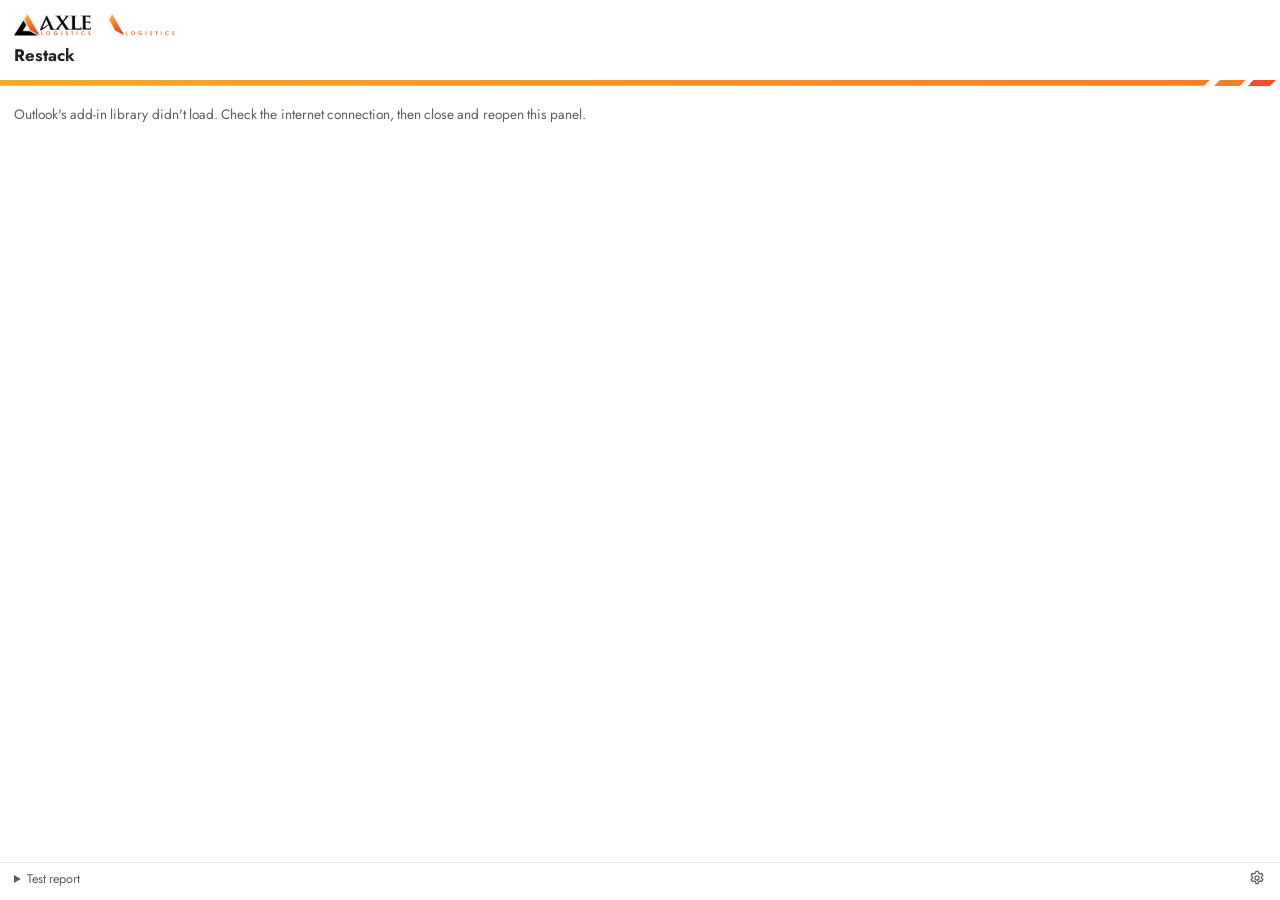
<file: taskpane_1.html>
<!doctype html>
<html lang="en">
<head>
  <meta charset="utf-8">
  <meta name="viewport" content="width=device-width, initial-scale=1">
  <title>Restack</title>
  <!-- light or dark before anything shows, so the panel doesn't flash white in dark mode -->
  <script src="mode.js?v=0.14.2"></script>
  <script src="https://appsforoffice.microsoft.com/lib/1/hosted/office.js"></script>
  <script src="pdf-lib.min.js"></script>
  <script src="pako_inflate.min.js"></script>
  <script src="UTIF.js"></script>
  <!-- ?v= makes Outlook load the matching versions after an update -->
  <link rel="stylesheet" href="taskpane.css?v=0.14.2">
  <script type="module" src="taskpane.js?v=0.14.2"></script>
</head>
<body>
  <div id="app">
    <header class="top">
      <div class="brand-row">
        <img class="for-light" src="brand/axle-logo.png" alt="Axle Logistics">
        <img class="for-dark" src="brand/axle-logo-white.png" alt="Axle Logistics">
      </div>
      <h1 id="title">Restack</h1>
      <p id="summary">Starting…</p>
      <p id="one-tip" class="one-tip" hidden>
        <button id="tip-info" class="info-btn" type="button" aria-label="How to include every email in the thread" aria-expanded="false" aria-controls="howto" title="How to include every email">
          <svg viewBox="0 0 20 20" width="18" height="18" aria-hidden="true"><circle cx="10" cy="10" r="7.6" fill="none" stroke="currentColor" stroke-width="1.5"/><path d="M10 9v4.8" stroke="currentColor" stroke-width="1.7" stroke-linecap="round"/><circle cx="10" cy="6.3" r="1.05" fill="currentColor"/></svg>
        </button>
        <span data-w="oneEmailTip">Only 1 email came through. To include the whole thread, select every email in it.</span>
      </p>
    </header>

    <!-- Reading emails: the attachment list -->
    <main id="read-view" class="view" hidden>
      <div class="list-tools">
        <div class="tools-row">
          <label class="check-all">
            <input type="checkbox" id="check-all">
            <span data-w="selectAll">Select all</span>
          </label>
          <span id="selected-count" class="muted"></span>
        </div>
        <label class="multi-stop">
          <input type="checkbox" id="multi-stop">
          <span><b data-w="multiStop">Multi-stop</b> <span class="muted">· <span data-w="multiStopNote">one PDF per stop: -1, -2…</span></span></span>
        </label>
      </div>
      <div class="list-wrap">
        <ul id="file-list" class="file-list"></ul>
        <div id="drop-line" class="drop-line" hidden></div>
      </div>
      <label id="logos-toggle" class="logos-toggle" hidden>
        <input type="checkbox" id="show-logos">
        <span><span data-w="showLogos">Show logos &amp; icons</span> (<span id="logo-count">0</span>)</span>
      </label>
    </main>

    <!-- Writing an email: attach the PDF made with the Email button -->
    <main id="compose-view" class="view" hidden>
      <div class="compose-card">
        <p id="compose-text">Looking for a combined PDF…</p>
        <button id="btn-attach" class="btn primary" hidden data-w="attachPdf">Attach PDF</button>
      </div>
    </main>

    <!-- Nothing to show -->
    <main id="message-view" class="view" hidden>
      <p id="message-text" class="notice"></p>
    </main>

    <footer id="actions" class="actions" hidden>
      <div id="rc-banner" class="rc-banner" role="alert" hidden>
        <p id="rc-banner-text"></p>
        <div class="btn-row">
          <button id="rc-leave-out" class="btn primary" type="button">Leave it out</button>
          <button id="rc-keep" class="btn" type="button" data-w="notARateCon">Not a rate con</button>
        </div>
      </div>
      <div id="save-actions" class="save-actions">
        <div class="menu-wrap">
          <button id="btn-email" class="btn primary menu-btn" type="button" aria-haspopup="menu" aria-expanded="false" aria-controls="email-menu">
            <span data-w="email">Email</span>
            <svg class="chev" viewBox="0 0 20 20" width="14" height="14" aria-hidden="true"><path d="M5 7.5 10 12.5l5-5" fill="none" stroke="currentColor" stroke-width="1.8" stroke-linecap="round" stroke-linejoin="round"/></svg>
          </button>
          <div id="email-menu" class="menu" role="menu" aria-label="Email" hidden></div>
        </div>
        <button id="btn-save" class="btn" type="button" data-w="savePdf">Save PDF…</button>
      </div>
      <form id="name-form" class="name-form" hidden>
        <label for="file-name" class="name-label" data-w="nameThePdf">Name the PDF</label>
        <div class="name-field">
          <input id="file-name" type="text" autocomplete="off" spellcheck="false" maxlength="120">
          <span class="name-ext" aria-hidden="true">.pdf</span>
        </div>
        <p id="name-hint" class="hint" hidden></p>
        <div class="btn-row">
          <button id="name-save" class="btn primary" type="submit" data-w="save">Save</button>
          <button id="name-cancel" class="btn" type="button" data-w="cancel">Cancel</button>
        </div>
      </form>
      <form id="load-form" class="name-form load-form" hidden novalidate>
        <div id="load-row" class="field-stack">
          <label for="load-number" class="name-label" data-w="loadNumber">Load number</label>
          <div class="name-field">
            <input id="load-number" type="text" autocomplete="off" spellcheck="false" maxlength="60">
          </div>
        </div>
        <p id="load-hint" class="hint"></p>
        <fieldset class="acc">
          <legend class="name-label"><span data-w="accessorials">Accessorials</span> <span class="muted">(optional)</span></legend>
          <div class="acc-picks">
            <label class="acc-pick"><input type="checkbox" id="acc-det"><span data-w="detention">Detention</span></label>
            <label class="acc-pick"><input type="checkbox" id="acc-lum"><span data-w="lumper">Lumper</span></label>
            <label class="acc-pick"><input type="checkbox" id="acc-oth"><span data-w="other">Other</span></label>
          </div>
          <div id="acc-det-box" class="acc-box" hidden>
            <div class="acc-head">
              <span class="acc-title" data-w="detention">Detention</span>
              <select id="det-at" aria-label="Detention at">
                <option value="">Shipper or receiver?</option>
                <option>Shipper</option>
                <option>Receiver</option>
              </select>
            </div>
            <div class="acc-grid3">
              <label class="acc-field"><span data-w="timeIn">IN</span><input id="det-in" type="text" autocomplete="off" spellcheck="false" maxlength="40"></label>
              <label class="acc-field"><span data-w="appointment">APPT</span><input id="det-appt" type="text" autocomplete="off" spellcheck="false" maxlength="40"></label>
              <label class="acc-field"><span data-w="timeOut">OUT</span><input id="det-out" type="text" autocomplete="off" spellcheck="false" maxlength="40"></label>
            </div>
            <label class="acc-field acc-inline"><span data-w="hoursRequested">Hours requested</span><input id="det-hours" type="text" inputmode="decimal" autocomplete="off" maxlength="20" placeholder="e.g. 2.5"></label>
          </div>
          <div id="acc-lum-box" class="acc-box" hidden>
            <div class="acc-head">
              <span class="acc-title" data-w="lumper">Lumper</span>
              <select id="lum-at" aria-label="Lumper at">
                <option value="">Shipper or receiver?</option>
                <option>Shipper</option>
                <option>Receiver</option>
              </select>
            </div>
            <label class="acc-field acc-inline"><span data-w="total">Total</span><span class="money"><span aria-hidden="true">$</span><input id="lum-total" type="text" inputmode="decimal" autocomplete="off" maxlength="20" placeholder="0.00"></span></label>
          </div>
          <div id="acc-oth-box" class="acc-box" hidden>
            <div class="acc-head">
              <span class="acc-title" data-w="other">Other</span>
              <select id="oth-at" aria-label="Other accessorial at">
                <option value="">Shipper or receiver?</option>
                <option>Shipper</option>
                <option>Receiver</option>
              </select>
            </div>
            <label class="acc-field acc-inline"><span data-w="otherType">Type</span><input id="oth-type" type="text" autocomplete="off" maxlength="60" placeholder="e.g. Driver assist"></label>
            <label class="acc-field acc-inline"><span data-w="total">Total</span><span class="money"><span aria-hidden="true">$</span><input id="oth-total" type="text" inputmode="decimal" autocomplete="off" maxlength="20" placeholder="0.00"></span></label>
          </div>
        </fieldset>
        <div id="checklist-box" class="checklist" hidden>
          <p id="checklist-title" class="checklist-title"></p>
          <div id="checklist-items" class="checklist-items"></div>
        </div>
        <p id="acc-error" class="hint error" role="alert"></p>
        <div class="btn-row">
          <button id="load-go" class="btn primary" type="submit" data-w="createEmail">Create email</button>
          <button id="load-cancel" class="btn" type="button" data-w="cancel">Cancel</button>
        </div>
      </form>
      <p id="status" class="status" role="status" aria-live="polite"></p>
      <div id="parts" class="parts" hidden></div>
    </footer>

    <div class="foot-row">
      <details id="diagnostics" class="diagnostics">
        <summary data-w="testReport">Test report</summary>
        <p class="muted small">Try the buttons above, then copy this and paste it into the chat.</p>
        <textarea id="report" readonly spellcheck="false" aria-label="Test report"></textarea>
        <button id="btn-copy-report" class="btn" type="button" data-w="copyReport">Copy report</button>
      </details>
      <!-- Settings: Manage templates, and Appearance (Light, Dark, Match Outlook), always at hand -->
      <div class="foot-settings">
        <button id="btn-settings" class="icon-btn settings-btn" type="button" aria-haspopup="dialog" aria-expanded="false" aria-controls="settings-pop" data-w-aria="settings" data-w-title="settings" aria-label="Settings" title="Settings">
          <svg viewBox="0 0 20 20" width="18" height="18" aria-hidden="true"><path d="M8.7 2.6h2.6l.45 2.05c.55.2 1.06.5 1.5.86l2-.65 1.3 2.25-1.56 1.4a5.6 5.6 0 0 1 0 1.74l1.56 1.4-1.3 2.25-2-.65c-.44.37-.95.66-1.5.86l-.45 2.05H8.7l-.45-2.05a5.4 5.4 0 0 1-1.5-.86l-2 .65-1.3-2.25 1.56-1.4a5.6 5.6 0 0 1 0-1.74l-1.56-1.4 1.3-2.25 2 .65c.44-.37.95-.66 1.5-.86z" fill="none" stroke="currentColor" stroke-width="1.4" stroke-linejoin="round"/><circle cx="10" cy="10" r="2.3" fill="none" stroke="currentColor" stroke-width="1.4"/></svg>
        </button>
        <div id="settings-pop" class="settings-pop" role="dialog" aria-label="Settings" data-w-aria="settings" hidden>
          <button id="set-templates" class="menu-item" type="button" hidden><span class="mi-name" data-w="manageTemplates">Manage templates…</span></button>
          <div class="set-group">
            <span id="set-appearance" class="set-label" data-w="appearance">Appearance</span>
            <div id="mode-seg" class="mode-seg" role="group" aria-labelledby="set-appearance">
              <button class="seg-item" type="button" data-mode="light" aria-pressed="false"><svg viewBox="0 0 20 20" width="16" height="16" aria-hidden="true"><circle cx="10" cy="10" r="3.3" fill="none" stroke="currentColor" stroke-width="1.6"/><path d="M10 2.3v1.9M10 15.8v1.9M2.3 10h1.9M15.8 10h1.9M4.6 4.6l1.35 1.35M14.05 14.05l1.35 1.35M4.6 15.4l1.35-1.35M14.05 5.95l1.35-1.35" stroke="currentColor" stroke-width="1.6" stroke-linecap="round"/></svg><span data-w="light">Light</span></button>
              <button class="seg-item" type="button" data-mode="dark" aria-pressed="false"><svg viewBox="0 0 20 20" width="16" height="16" aria-hidden="true"><path d="M16 12.6A6.6 6.6 0 0 1 7.4 4a6.6 6.6 0 1 0 8.6 8.6Z" fill="none" stroke="currentColor" stroke-width="1.6" stroke-linejoin="round"/></svg><span data-w="dark">Dark</span></button>
              <button class="seg-item" type="button" data-mode="match" aria-pressed="true"><svg viewBox="0 0 20 20" width="16" height="16" aria-hidden="true"><rect x="2.8" y="3.6" width="14.4" height="9.8" rx="1.6" fill="none" stroke="currentColor" stroke-width="1.6"/><path d="M7.4 16.7h5.2M10 13.6v3" stroke="currentColor" stroke-width="1.6" stroke-linecap="round"/></svg><span data-w="matchOutlook">Match Outlook</span></button>
            </div>
          </div>
        </div>
      </div>
    </div>
  </div>

  <!-- Full-panel preview -->
  <section id="preview" class="preview" hidden aria-label="Preview">
    <div class="preview-head">
      <button id="pv-close" class="icon-btn" type="button" aria-label="Back to the list" title="Back">
        <svg viewBox="0 0 20 20" width="18" height="18" aria-hidden="true"><path d="M12.5 4 6.5 10l6 6" fill="none" stroke="currentColor" stroke-width="1.8" stroke-linecap="round" stroke-linejoin="round"/></svg>
      </button>
      <div class="pv-title">
        <div id="pv-name" class="pv-name"></div>
        <div id="pv-meta" class="muted small"></div>
      </div>
      <button id="pv-prev" class="icon-btn" type="button" aria-label="Previous file" title="Previous file">
        <svg viewBox="0 0 20 20" width="18" height="18" aria-hidden="true"><path d="M5 12.5 10 7.5l5 5" fill="none" stroke="currentColor" stroke-width="1.8" stroke-linecap="round" stroke-linejoin="round"/></svg>
      </button>
      <button id="pv-next" class="icon-btn" type="button" aria-label="Next file" title="Next file">
        <svg viewBox="0 0 20 20" width="18" height="18" aria-hidden="true"><path d="M5 7.5 10 12.5l5-5" fill="none" stroke="currentColor" stroke-width="1.8" stroke-linecap="round" stroke-linejoin="round"/></svg>
      </button>
    </div>
    <div id="pv-body" class="preview-body"></div>
    <div class="preview-foot">
      <label class="check-all">
        <input type="checkbox" id="pv-include">
        <span id="pv-include-label" data-w="includeInPdf">Include in PDF</span>
      </label>
      <span id="pv-pages" class="muted small"></span>
    </div>
    <div class="pv-admin">
      <button id="pv-rc-sample" class="link-btn" type="button" hidden data-w="useAsRcSample">Use as rate con sample</button>
    </div>
  </section>

  <!-- Email templates: list and editor -->
  <section id="templates" class="preview" hidden aria-label="Email templates">
    <div class="preview-head">
      <button id="tpl-back" class="icon-btn" type="button" aria-label="Back to the list" title="Back">
        <svg viewBox="0 0 20 20" width="18" height="18" aria-hidden="true"><path d="M12.5 4 6.5 10l6 6" fill="none" stroke="currentColor" stroke-width="1.8" stroke-linecap="round" stroke-linejoin="round"/></svg>
      </button>
      <div class="pv-title">
        <div id="tpl-title" class="pv-name">Email templates</div>
        <div id="tpl-subtitle" class="muted small">Team templates and your own</div>
      </div>
    </div>
    <div class="sheet-body">
      <div id="tpl-list-view">
        <section class="tpl-section">
          <div class="tpl-head">
            <h2>Team templates</h2>
            <span id="team-note" class="muted small"></span>
          </div>
          <p id="team-empty" class="tpl-empty" hidden></p>
          <ul id="team-list" class="tpl-list"></ul>
          <div id="team-admin" class="tpl-actions" hidden>
            <button id="team-new" class="btn" type="button">New team template</button>
            <label class="check-row">
              <input type="checkbox" id="team-rep-templates">
              <span>Reps can make their own templates</span>
            </label>
            <div class="publish-box">
              <p id="publish-text" class="hint"></p>
              <div class="btn-row">
                <button id="team-publish" class="btn primary" type="button">Publish to team</button>
                <button id="team-share" class="btn" type="button">Share install file</button>
              </div>
            </div>
          </div>
        </section>
        <section id="azure-section" class="tpl-section" hidden>
          <div class="tpl-head">
            <h2>Attach automatically</h2>
            <span id="azure-note" class="muted small"></span>
          </div>
          <div class="azure-form">
            <p class="hint">With your PDF Emails Azure function set up, Create email opens with the PDF already attached, for everyone on your team.</p>
            <label class="field">
              <span>Function address</span>
              <input id="az-url" type="text" inputmode="url" autocomplete="off" spellcheck="false" placeholder="yourapp.azurewebsites.net">
              <small class="hint">Your PDF Emails Function App's Default domain, from its Overview page in the Azure portal.</small>
            </label>
            <label class="field">
              <span>Upload key</span>
              <span class="name-field">
                <input id="az-key" type="text" autocomplete="off" spellcheck="false" placeholder="Generate one">
                <button id="az-gen" class="link-btn" type="button">Generate</button>
                <button id="az-copy" class="link-btn" type="button">Copy</button>
              </span>
              <small class="hint">The same value goes in that Function App's THREAD_ATTACHMENTS_UPLOAD_KEY setting.</small>
            </label>
            <p id="az-status" class="hint" role="status"></p>
            <div class="btn-row">
              <button id="az-save" class="btn primary" type="button">Save</button>
              <button id="az-test" class="btn" type="button">Test connection</button>
            </div>
          </div>
        </section>
        <section id="rc-section" class="tpl-section" hidden>
          <div class="tpl-head">
            <h2>Rate confirmation check</h2>
            <span id="rc-note" class="muted small"></span>
          </div>
          <div class="azure-form">
            <p id="rc-text" class="hint"></p>
            <div><button id="rc-remove" class="btn" type="button" hidden>Remove the sample</button></div>
          </div>
        </section>
        <section id="mine-section" class="tpl-section">
          <div class="tpl-head">
            <h2>My templates</h2>
            <span class="muted small">Only you see these</span>
          </div>
          <p id="mine-empty" class="tpl-empty" hidden>Make your own templates for addresses you send to often. They're saved to your Outlook account.</p>
          <ul id="mine-list" class="tpl-list"></ul>
          <div class="tpl-actions">
            <button id="mine-new" class="btn" type="button">New template</button>
          </div>
        </section>
      </div>
      <form id="tpl-form" class="tpl-form" hidden novalidate>
        <label class="field">
          <span>Template name</span>
          <input id="tpl-name" type="text" maxlength="60" autocomplete="off" placeholder="Walmart PODs">
        </label>
        <label class="field">
          <span>To</span>
          <input id="tpl-to" type="text" autocomplete="off" spellcheck="false" placeholder="pods@example.com">
          <small class="hint">Separate addresses with ; or ,</small>
        </label>
        <label class="field">
          <span>CC <span class="muted">(optional)</span></span>
          <input id="tpl-cc" type="text" autocomplete="off" spellcheck="false">
        </label>
        <label class="field">
          <span>Message</span>
          <textarea id="tpl-message" rows="5"></textarea>
        </label>
        <label class="check-row tpl-check">
          <input type="checkbox" id="tpl-no-lumper">
          <span>Say <b>No Lumper</b> in the message when Lumper isn't ticked</span>
        </label>
        <div class="field">
          <label class="check-row tpl-check">
            <input type="checkbox" id="tpl-acc-sep">
            <span>Accessorials in a separate email</span>
          </label>
          <div id="tpl-acc-row" class="tpl-sub tpl-acc" hidden>
            <small class="hint">When Detention, Lumper or Other is ticked, Create email opens two emails: the PODs, and a request like <b>3645493 - Detention/Lumper Request</b> with the PODs and receipts attached and the details in it.</small>
            <label class="field">
              <span>To <span class="muted">(blank: the same as above)</span></span>
              <input id="tpl-acc-to" type="text" autocomplete="off" spellcheck="false" placeholder="accessorials@example.com">
            </label>
            <label class="field">
              <span>CC <span class="muted">(optional)</span></span>
              <input id="tpl-acc-cc" type="text" autocomplete="off" spellcheck="false">
            </label>
            <label class="field">
              <span>Message <span class="muted">(optional)</span></span>
              <textarea id="tpl-acc-message" rows="3"></textarea>
              <small class="hint">Each accessorial's details go under it. Type <b>{types}</b> for Detention, Lumper and so on.</small>
            </label>
          </div>
        </div>
        <label class="field">
          <span>Checklist before sending <span class="muted">(optional)</span></span>
          <textarea id="tpl-checklist" rows="3" placeholder="One item per line, e.g. Receiver's printed name and signature on the POD"></textarea>
          <small class="hint">One item per line. Each one has to be ticked before Create email will open the email.</small>
        </label>
        <label class="field">
          <span>Customer name <span class="muted">(optional)</span></span>
          <input id="tpl-customer" type="text" maxlength="60" autocomplete="off" placeholder="Walgreens">
          <small class="hint">Fills in <b>{company}</b> in the questions below.</small>
        </label>
        <div class="field q-field">
          <span>Questions before Create email <span class="muted">(optional)</span></span>
          <small class="hint">Asked in a pop-up when someone picks this template. Each answer goes to the next question, jumps ahead to a later one, continues to the email, or stops with your message.</small>
          <div id="q-intro-row" class="q-intro-row" hidden>
            <label for="q-intro" class="q-sub-label">Opening line</label>
            <textarea id="q-intro" class="q-intro" rows="2" maxlength="300"></textarea>
          </div>
          <ol id="q-list" class="q-list"></ol>
          <div><button id="q-add" class="btn" type="button">Add a question</button></div>
        </div>
        <label class="field">
          <span>PDF name</span>
          <span class="name-field">
            <input id="tpl-file" type="text" maxlength="120" autocomplete="off" spellcheck="false">
            <span class="name-ext" aria-hidden="true">.pdf</span>
          </span>
        </label>
        <div class="field">
          <span>Files</span>
          <label class="check-row tpl-check">
            <input type="checkbox" id="tpl-stop-files">
            <span>Multi-stop loads: each stop in its own file (-1, -2…). Off: all stops in one file, in stop order.</span>
          </label>
          <label class="check-row tpl-check">
            <input type="checkbox" id="tpl-lumper-sep">
            <span>Receipts in their own file</span>
          </label>
          <div id="tpl-lumper-row" class="tpl-sub" hidden>
            <span class="name-field">
              <input id="tpl-lumper-name" type="text" maxlength="120" autocomplete="off" spellcheck="false" aria-label="Receipt file name">
              <span class="name-ext" aria-hidden="true">.pdf</span>
            </span>
            <small class="hint">Tick <b data-w="receipt">Receipt</b> on those files in the list, or on their pages in the preview.</small>
          </div>
        </div>
        <p class="hint tpl-tip">Type <b>{load}</b> wherever the load number goes. You'll be asked for it each time you use the template. The subject is always the load number and POD(s), like <b>3645493 POD(s)</b>. A PDF over 10 MB is split, in page order, into 3645493-1, 3645493-2 and so on, all attached to the same email. Stop files and receipt files are kept whole.</p>
        <p id="tpl-error" class="status error" role="alert"></p>
        <div class="btn-row">
          <button id="tpl-save" class="btn primary" type="submit">Save template</button>
          <button id="tpl-cancel" class="btn" type="button">Cancel</button>
        </div>
        <button id="tpl-delete" class="link-btn danger" type="button" hidden>Delete this template</button>
      </form>
    </div>
  </section>

  <!-- How to select every email in a thread (the one-email tip's info icon) -->
  <section id="howto" class="howto" role="dialog" aria-labelledby="howto-title" hidden>
    <div class="howto-head">
      <h2 id="howto-title">Select every email in the thread</h2>
      <button id="howto-close" class="icon-btn" type="button" aria-label="Close" title="Close">
        <svg viewBox="0 0 20 20" width="14" height="14" aria-hidden="true"><path d="m5 5 10 10M15 5 5 15" fill="none" stroke="currentColor" stroke-width="1.7" stroke-linecap="round"/></svg>
      </button>
    </div>
    <div class="howto-tabs" role="tablist" aria-label="Outlook version">
      <button id="howto-tab-new" type="button" role="tab" aria-selected="true" aria-controls="howto-stage">New Outlook</button>
      <button id="howto-tab-classic" type="button" role="tab" aria-selected="false" aria-controls="howto-stage" tabindex="-1">Classic Outlook</button>
    </div>
    <div id="howto-stage" class="howto-stage" role="tabpanel" aria-label="How it looks" data-client="new" data-state="collapsed"></div>
    <ol id="howto-steps" class="howto-steps"></ol>
    <p id="howto-note" class="hint" hidden></p>
    <p id="howto-you" class="hint" hidden></p>
  </section>

  <!-- A template's questions, asked before the Create email step -->
  <div id="quiz" class="quiz" hidden>
    <div class="quiz-card" role="dialog" aria-modal="true" aria-label="Questions before the email">
      <p id="quiz-intro" class="quiz-intro">
        <svg viewBox="0 0 20 20" width="18" height="18" aria-hidden="true"><path d="M10 2.6 18 16.5H2Z" fill="#f2b000" stroke="#a86b00" stroke-width="1.1" stroke-linejoin="round"/><path d="M10 7.6v4.4" stroke="#3b2600" stroke-width="1.7" stroke-linecap="round"/><circle cx="10" cy="14.2" r="1" fill="#3b2600"/></svg>
        <span id="quiz-intro-text"></span>
      </p>
      <div id="quiz-body" class="quiz-body"></div>
      <div id="quiz-foot" class="quiz-foot">
        <button id="quiz-back" class="link-btn" type="button" hidden>Back</button>
        <button id="quiz-cancel" class="link-btn" type="button">Cancel</button>
      </div>
    </div>
  </div>

</body>
</html>
</file>
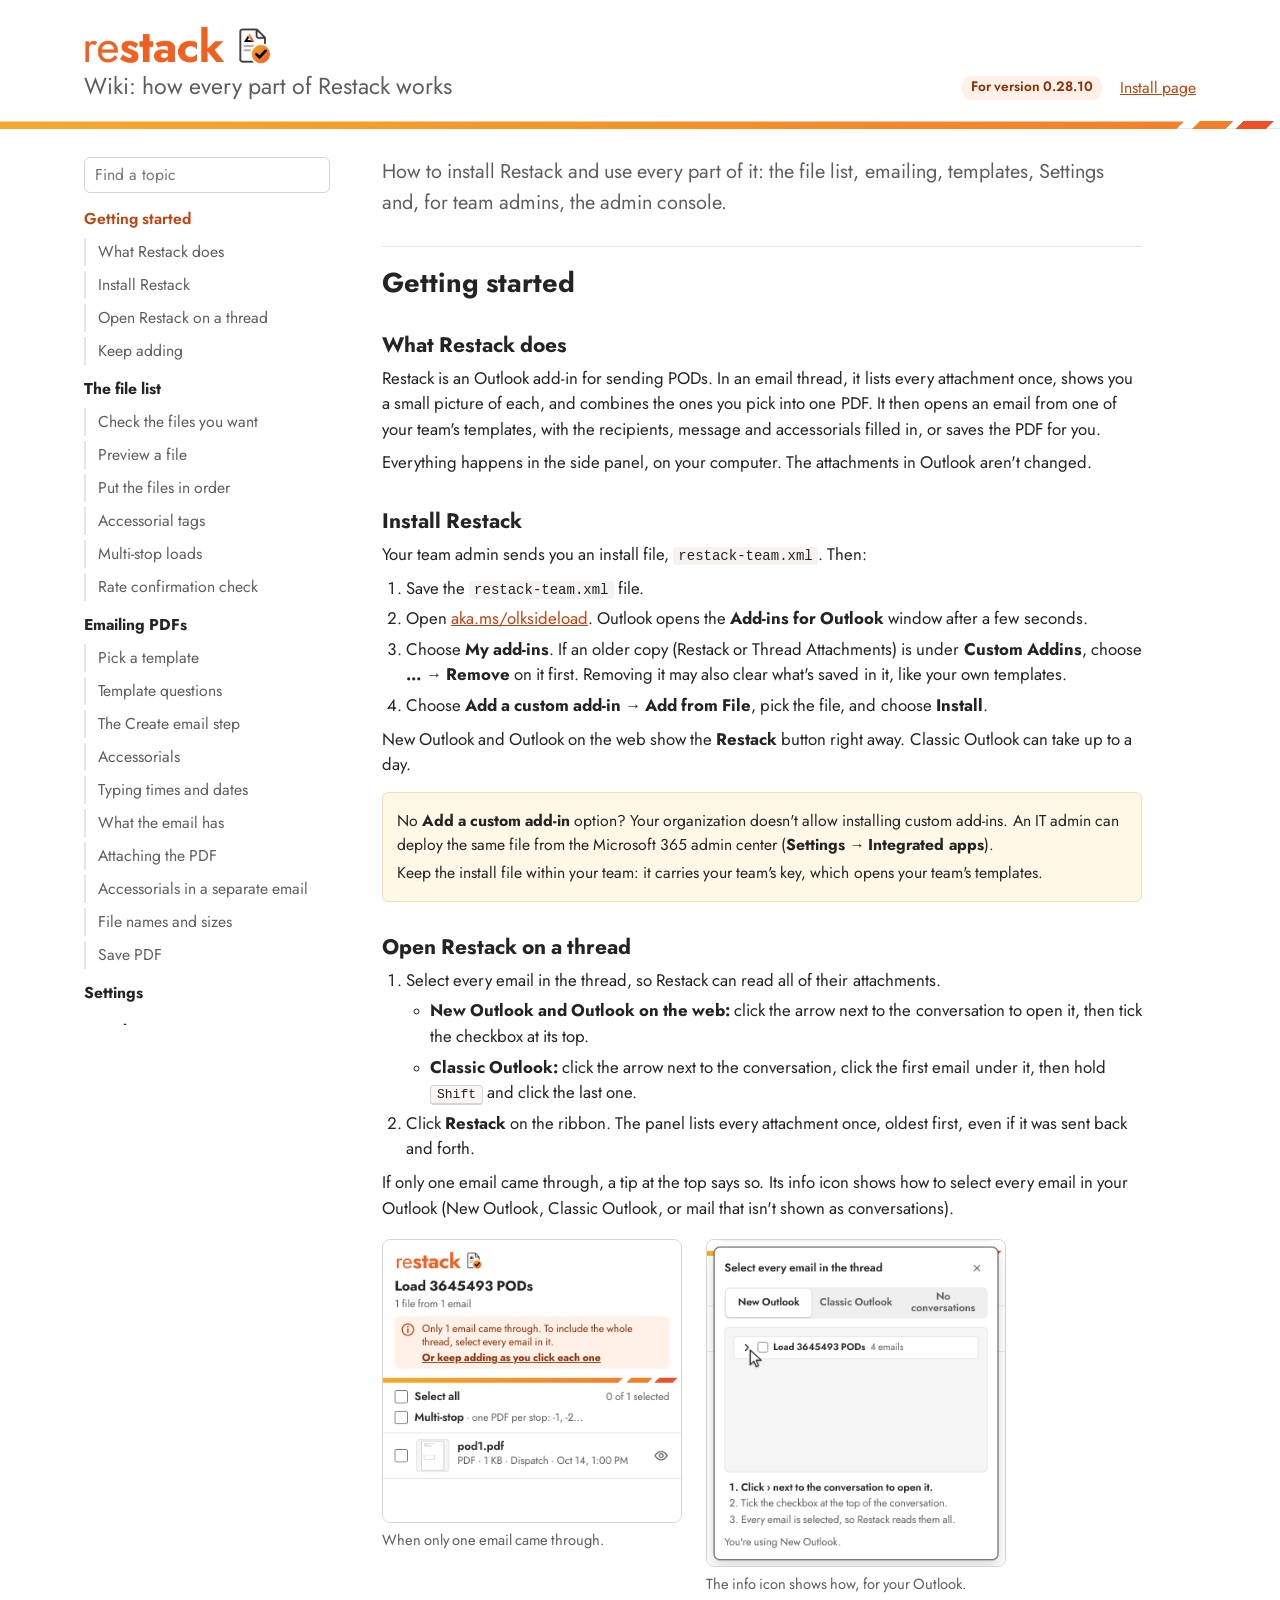
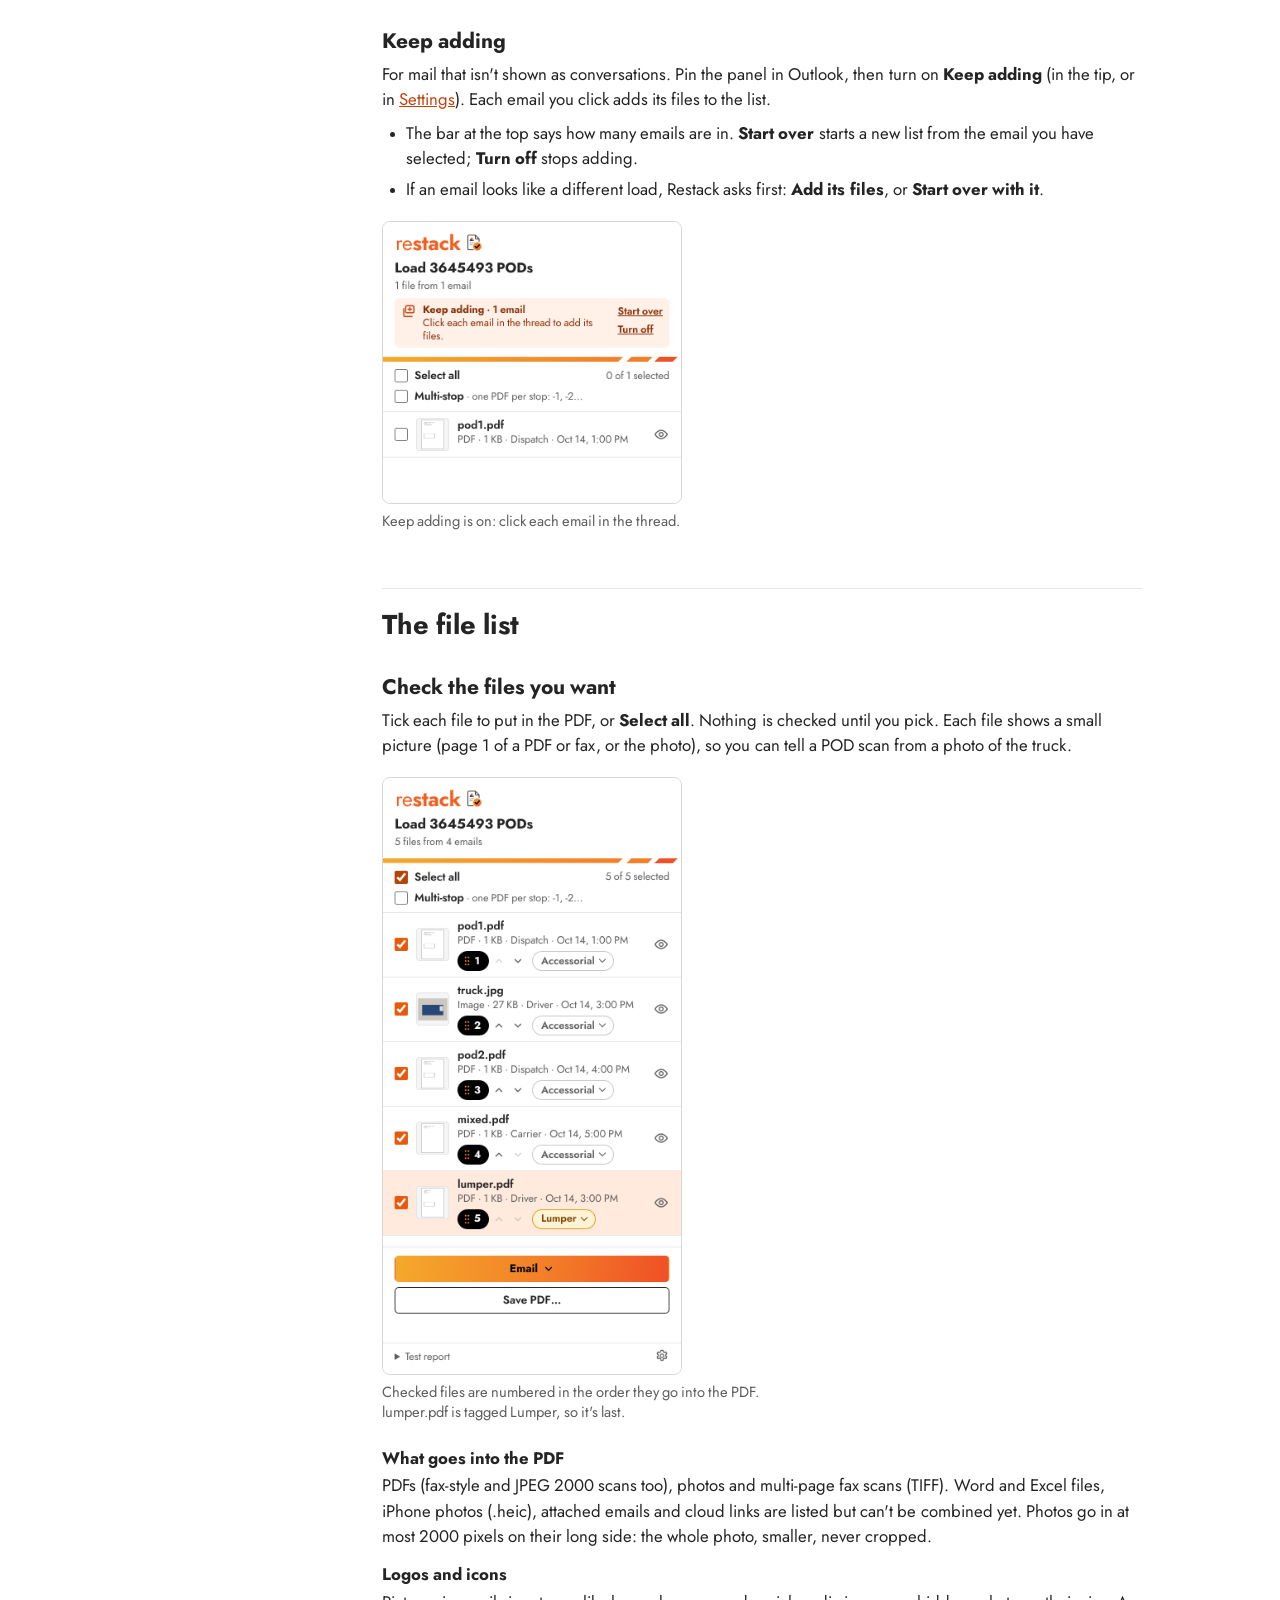
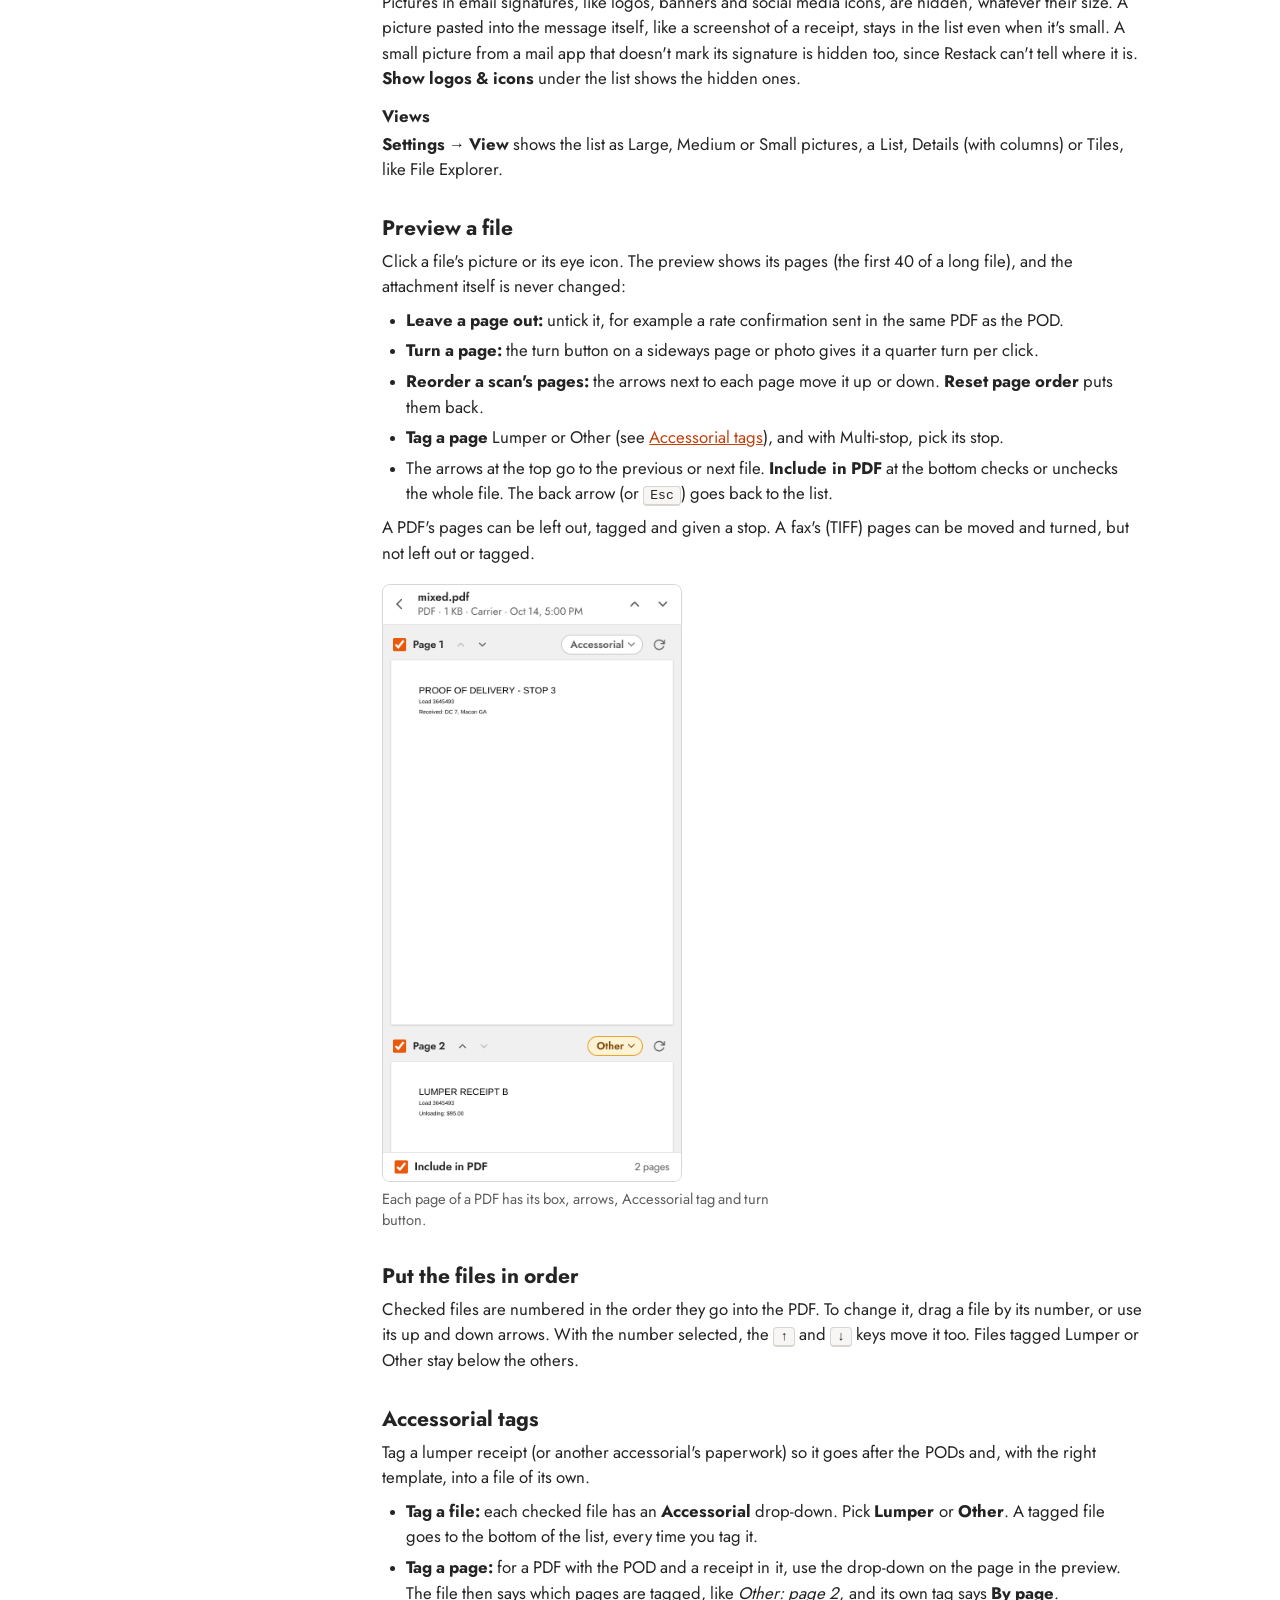
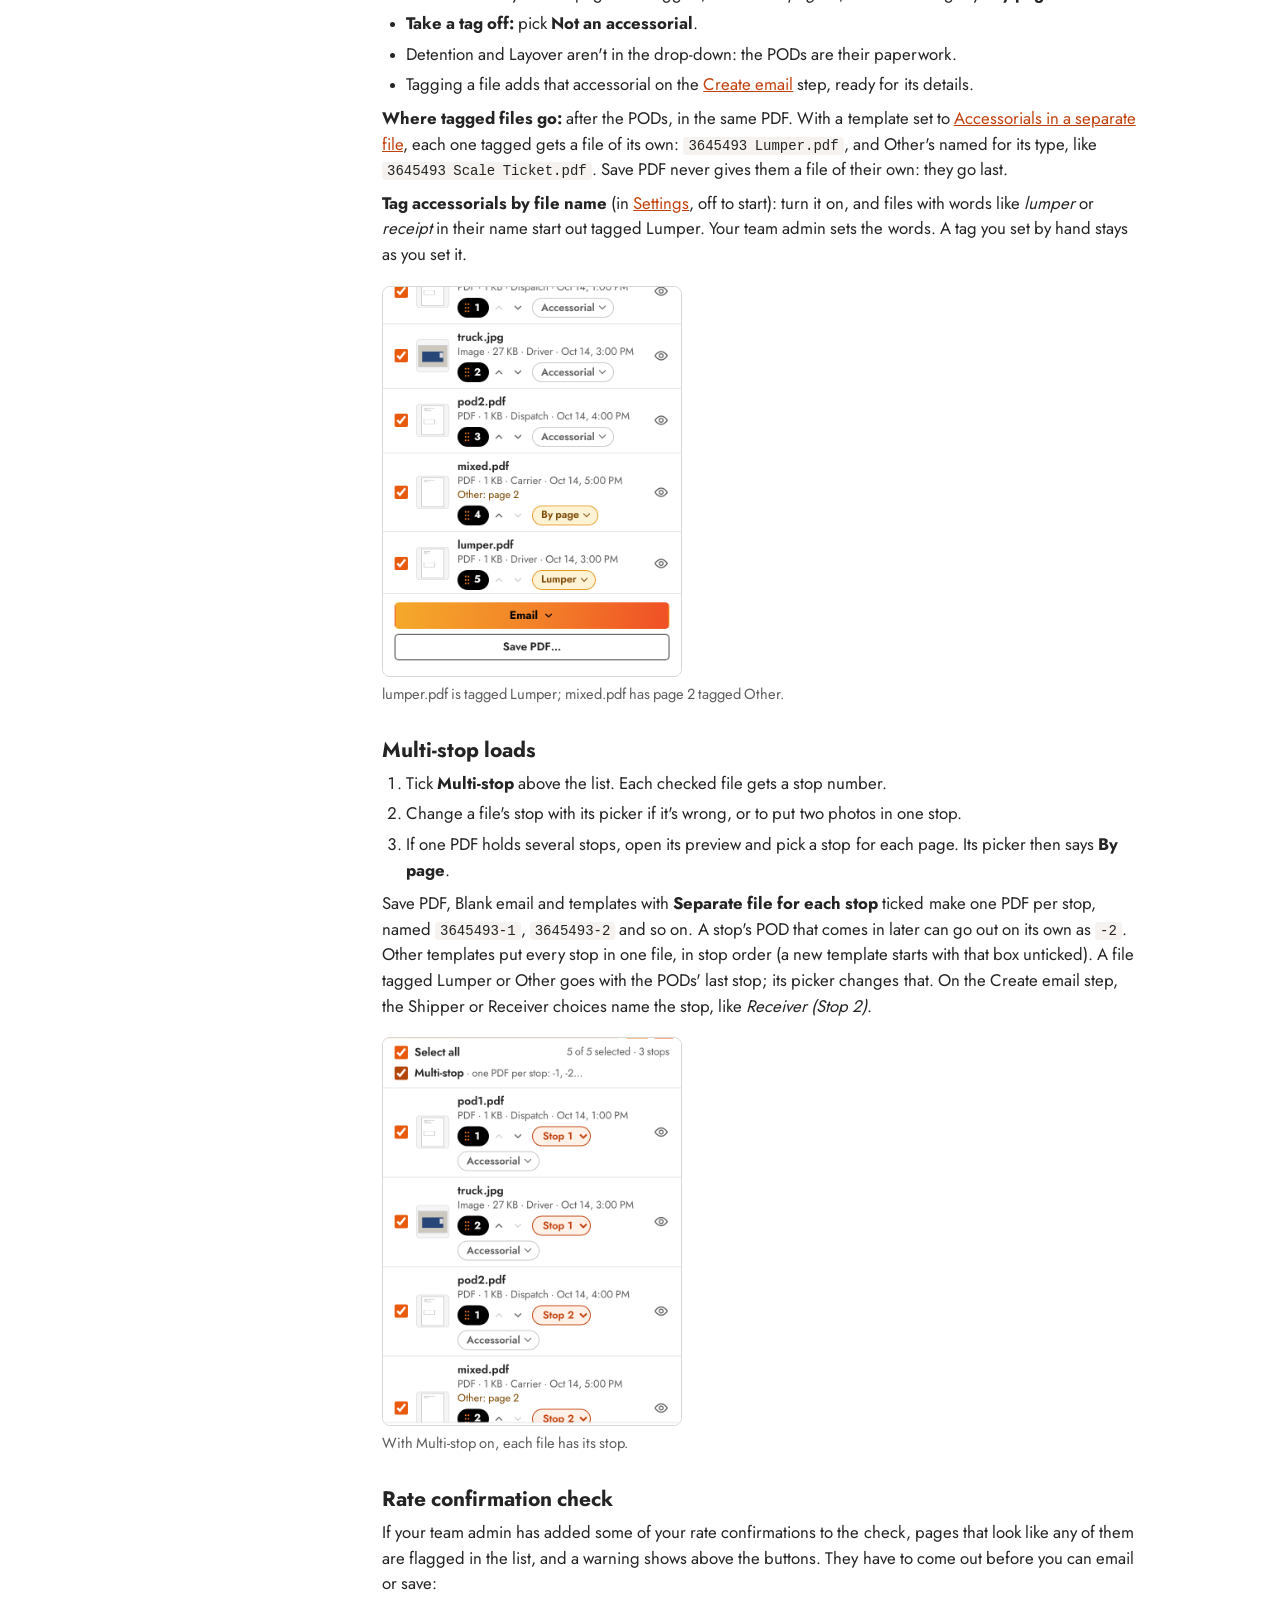
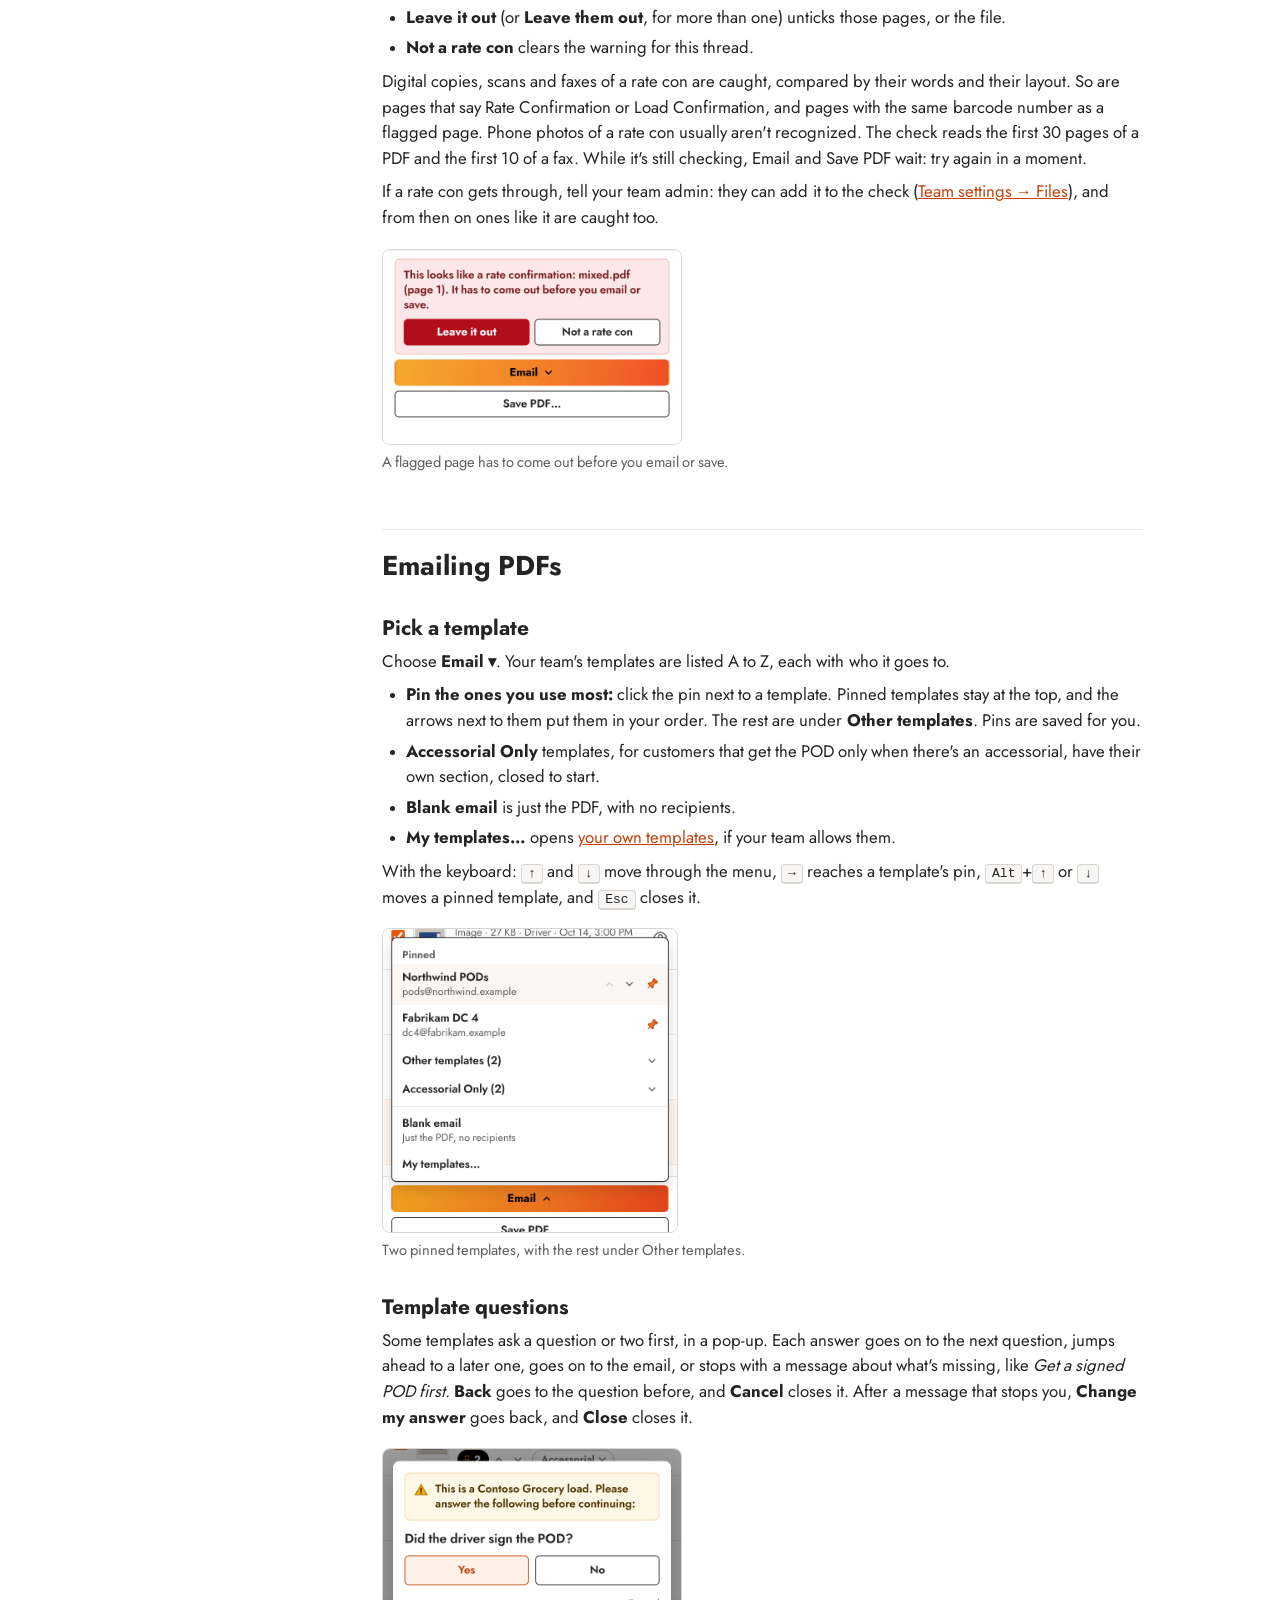
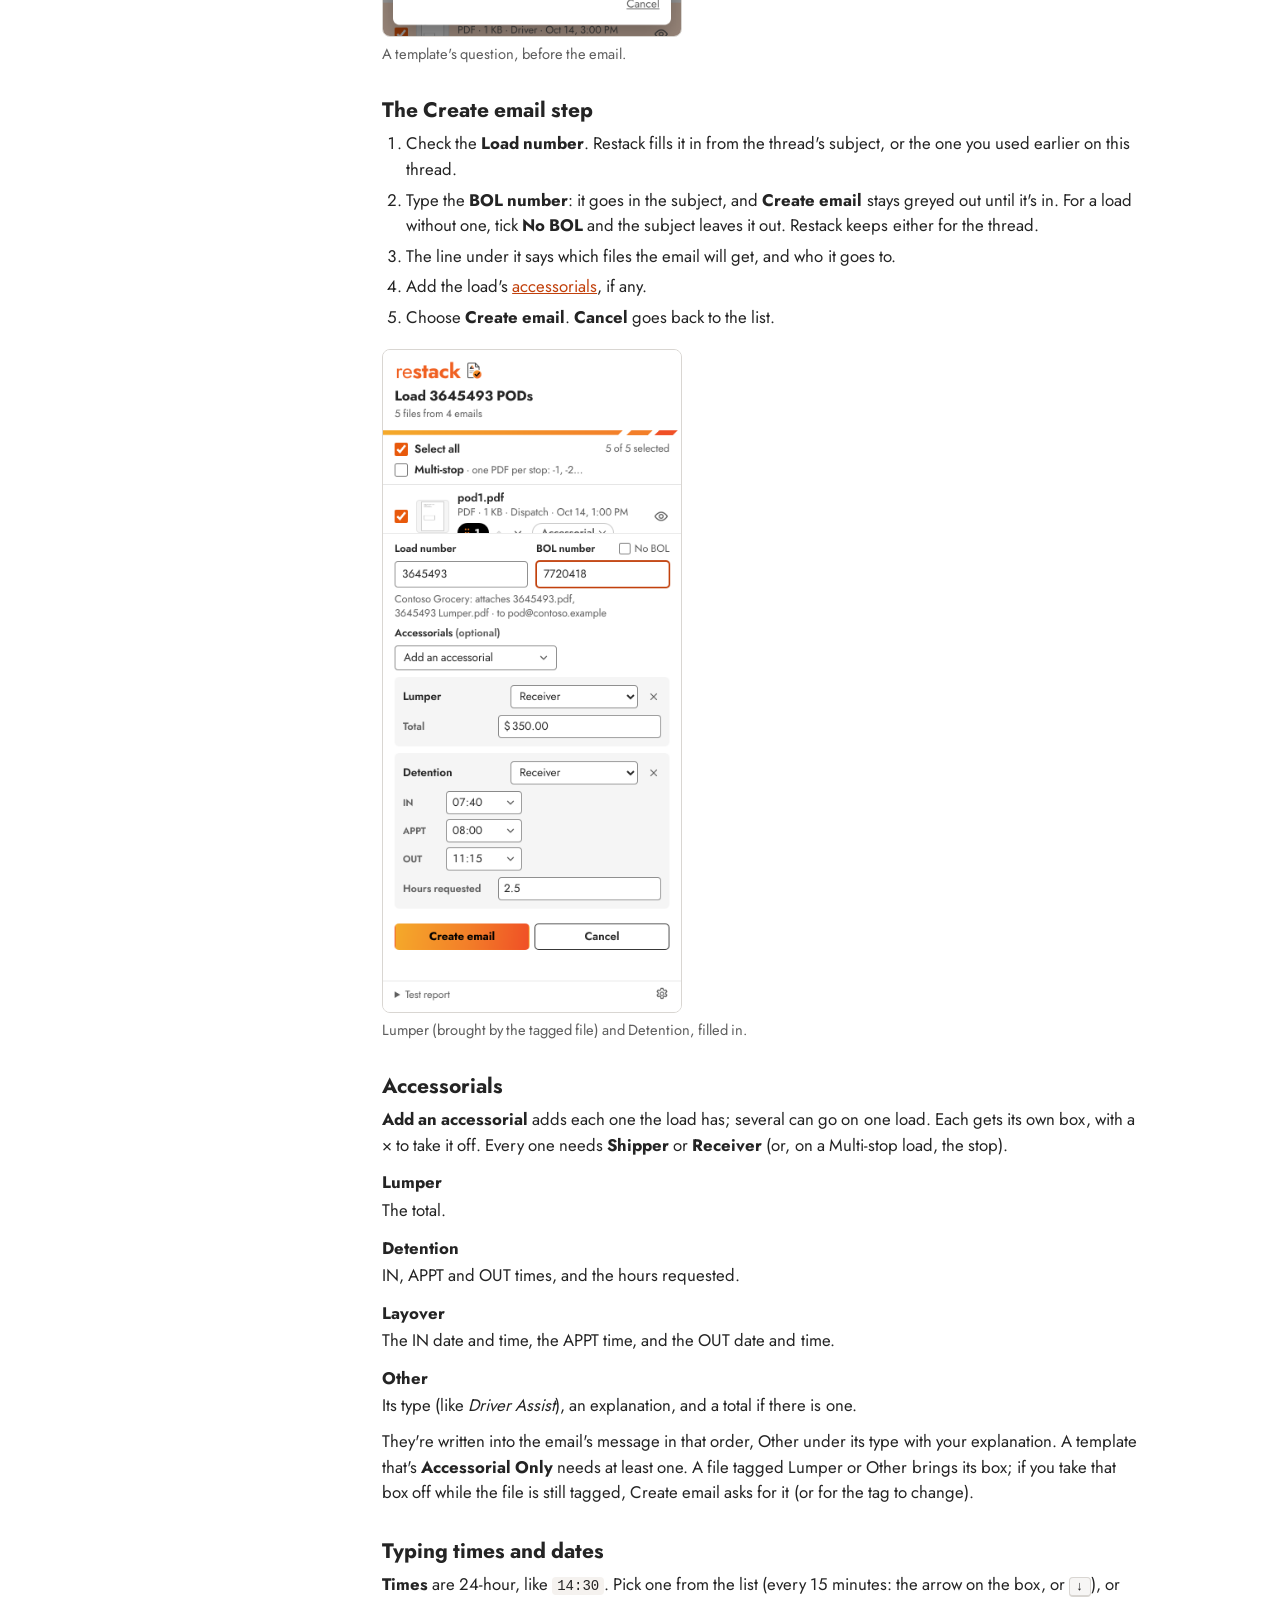
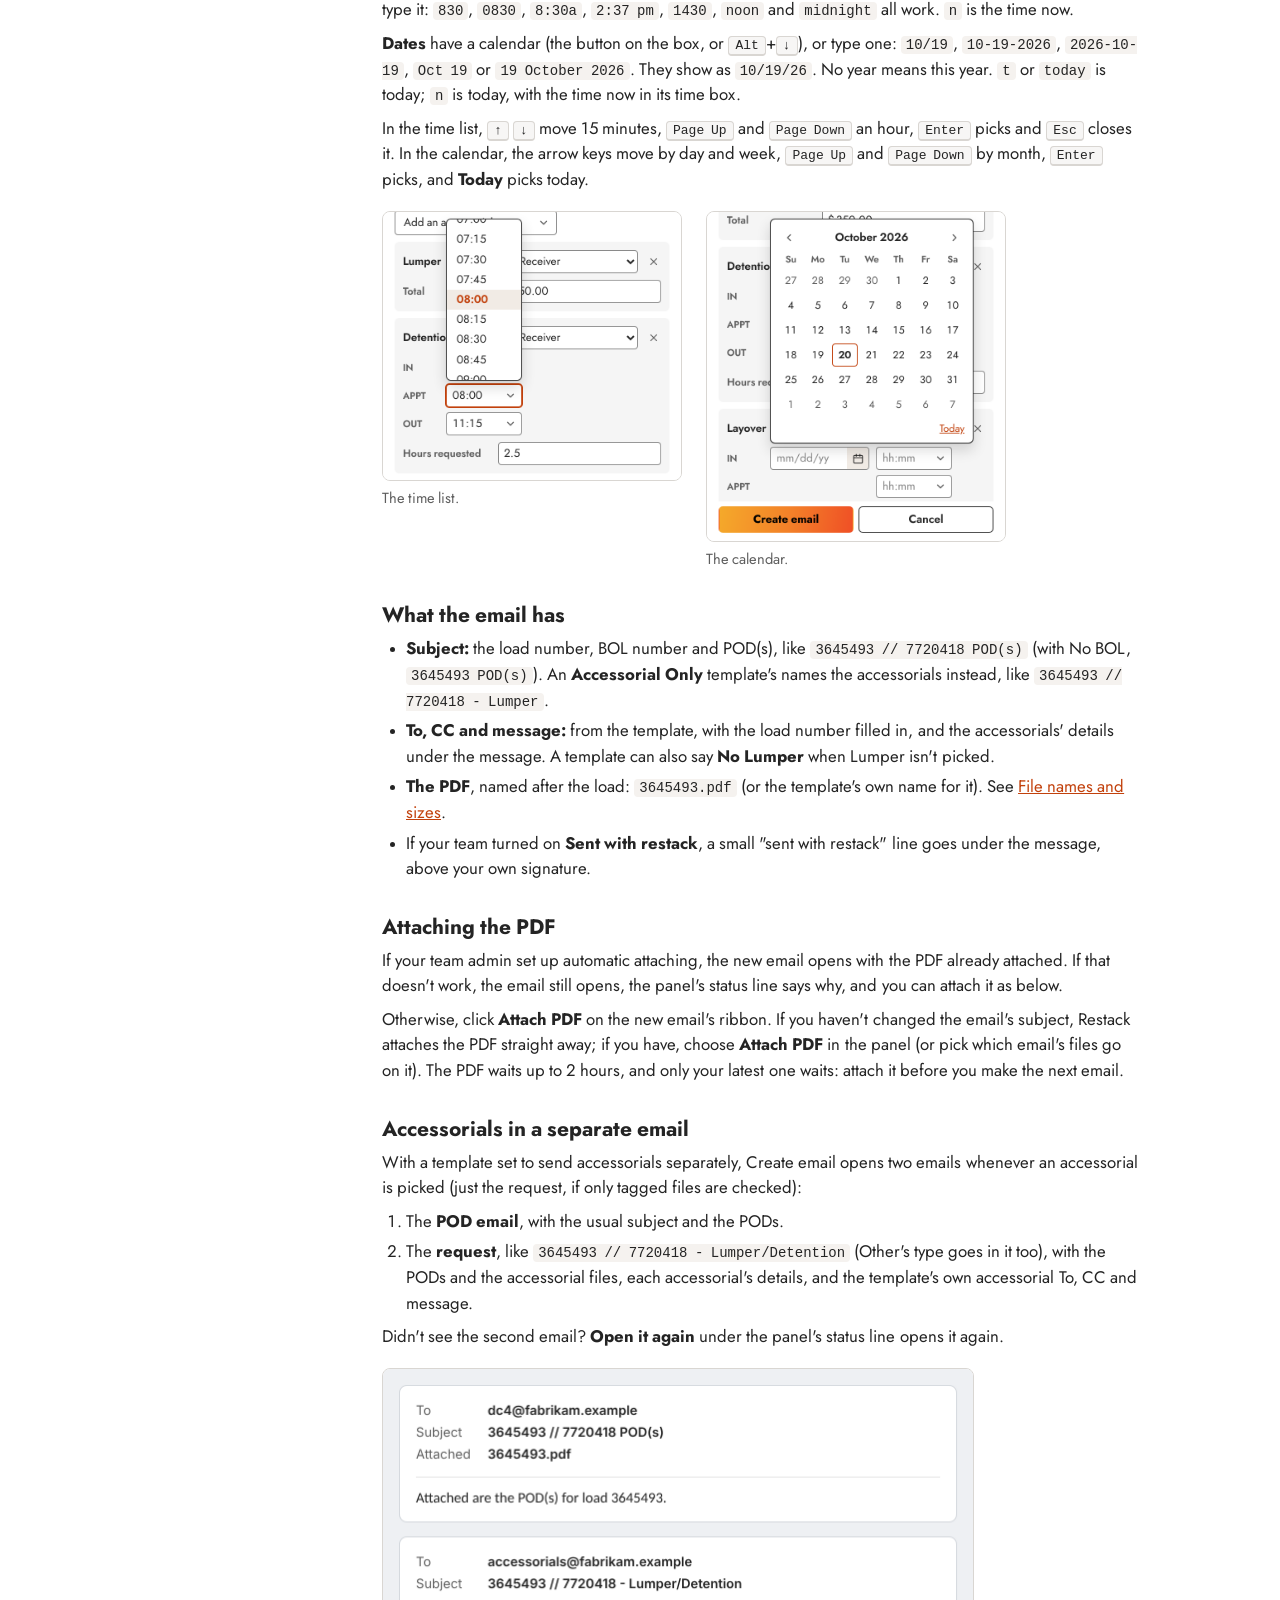
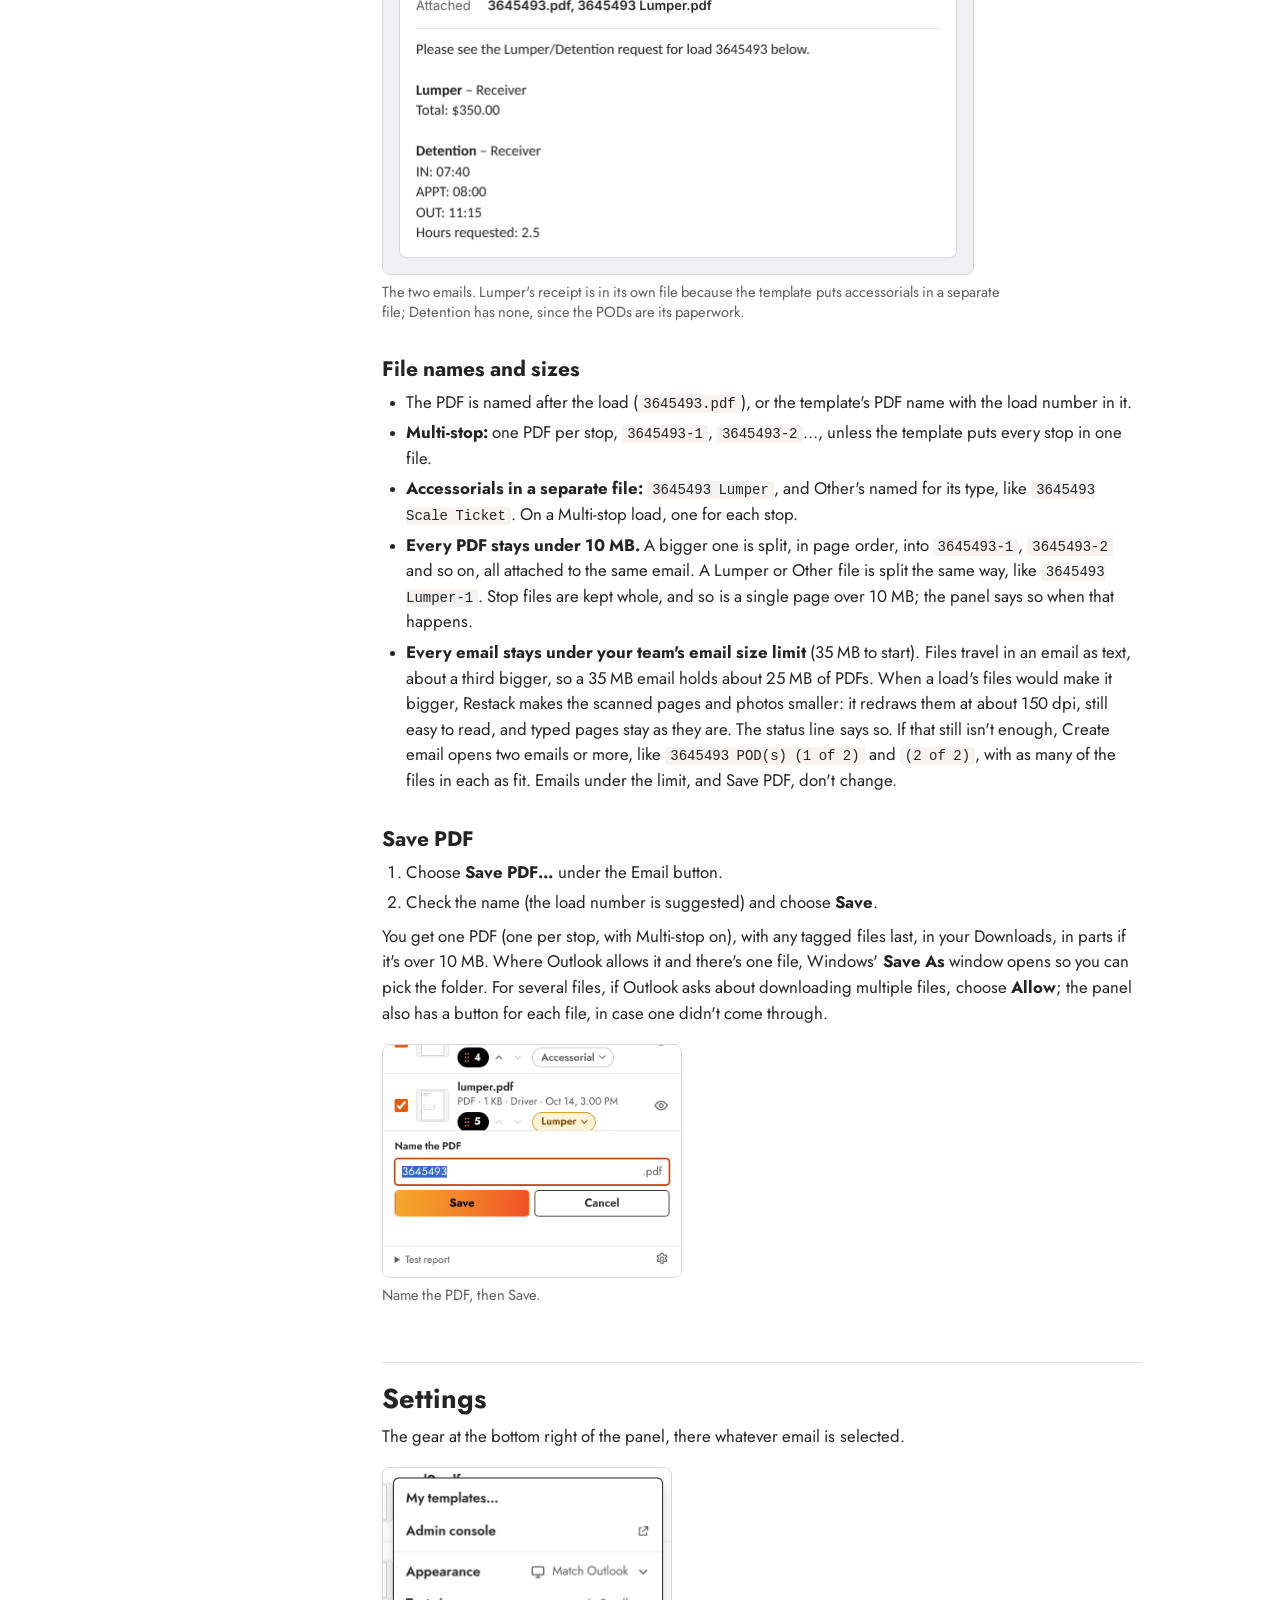
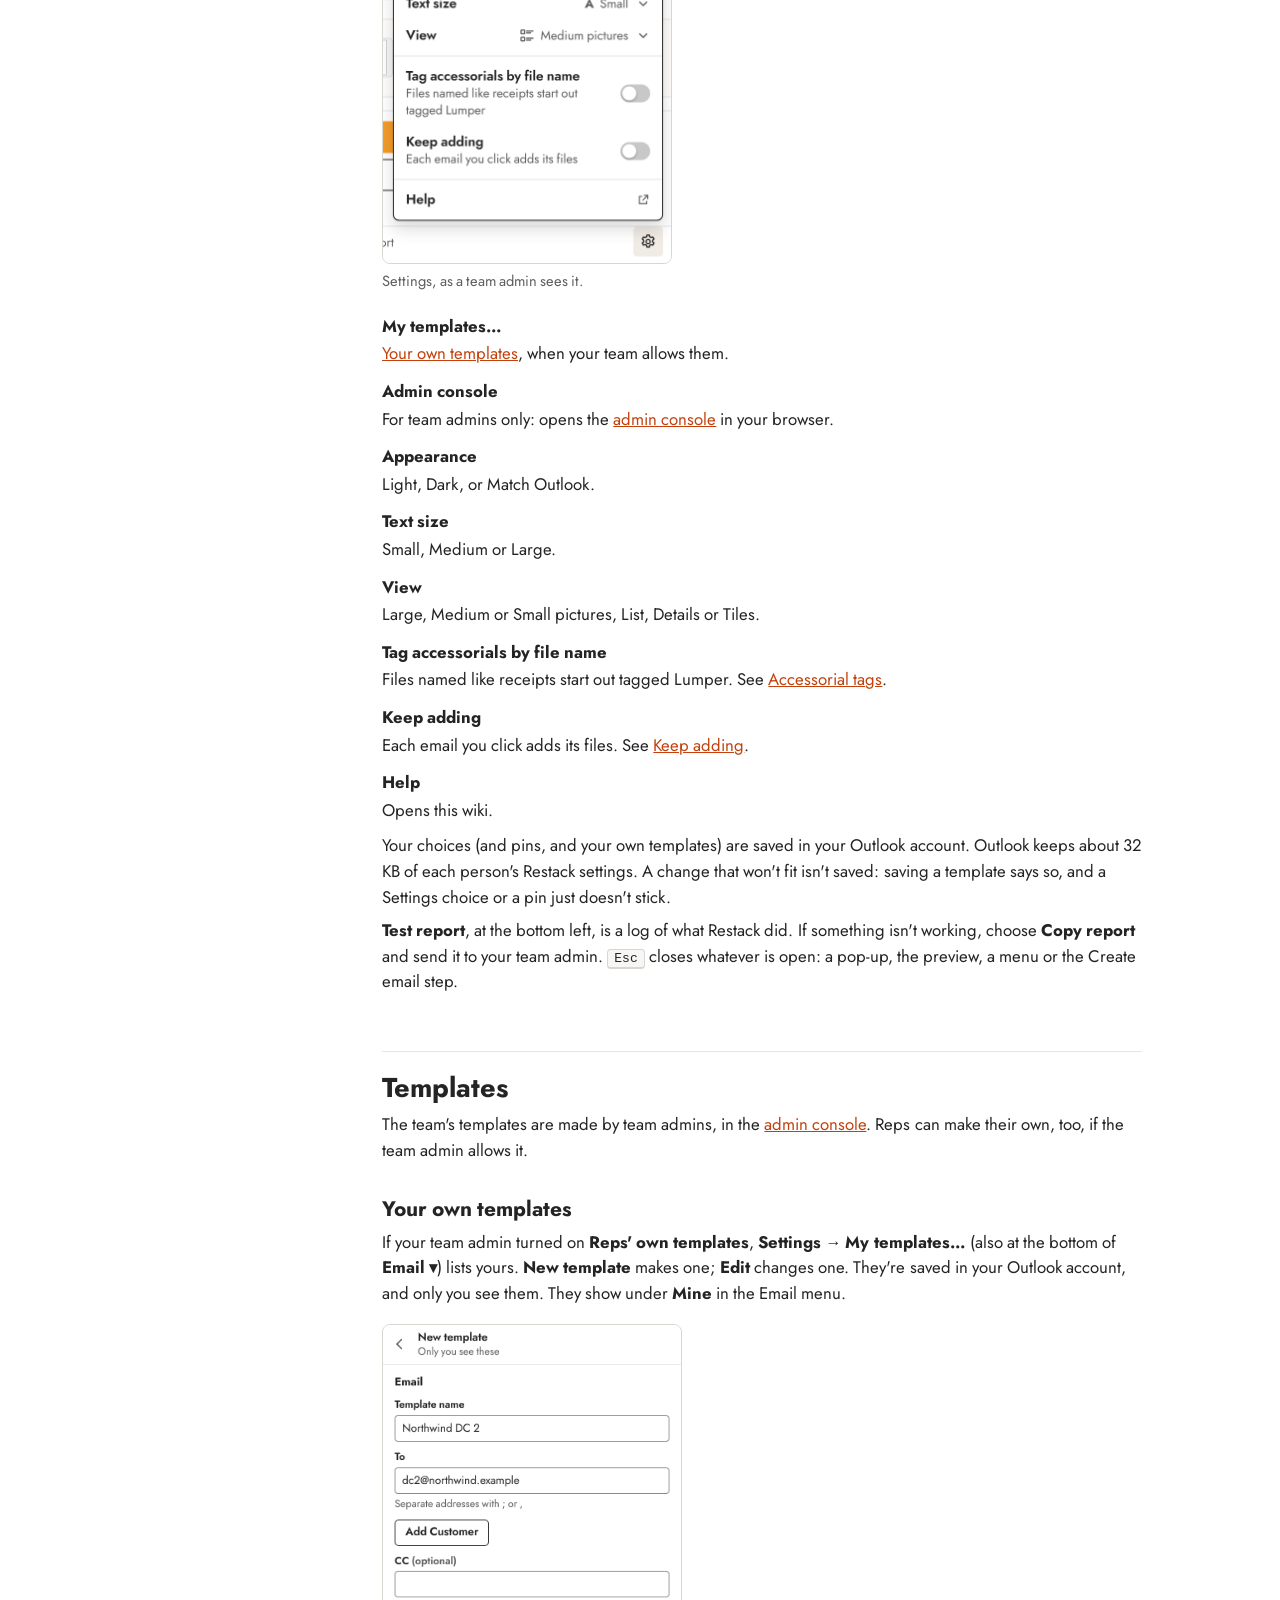
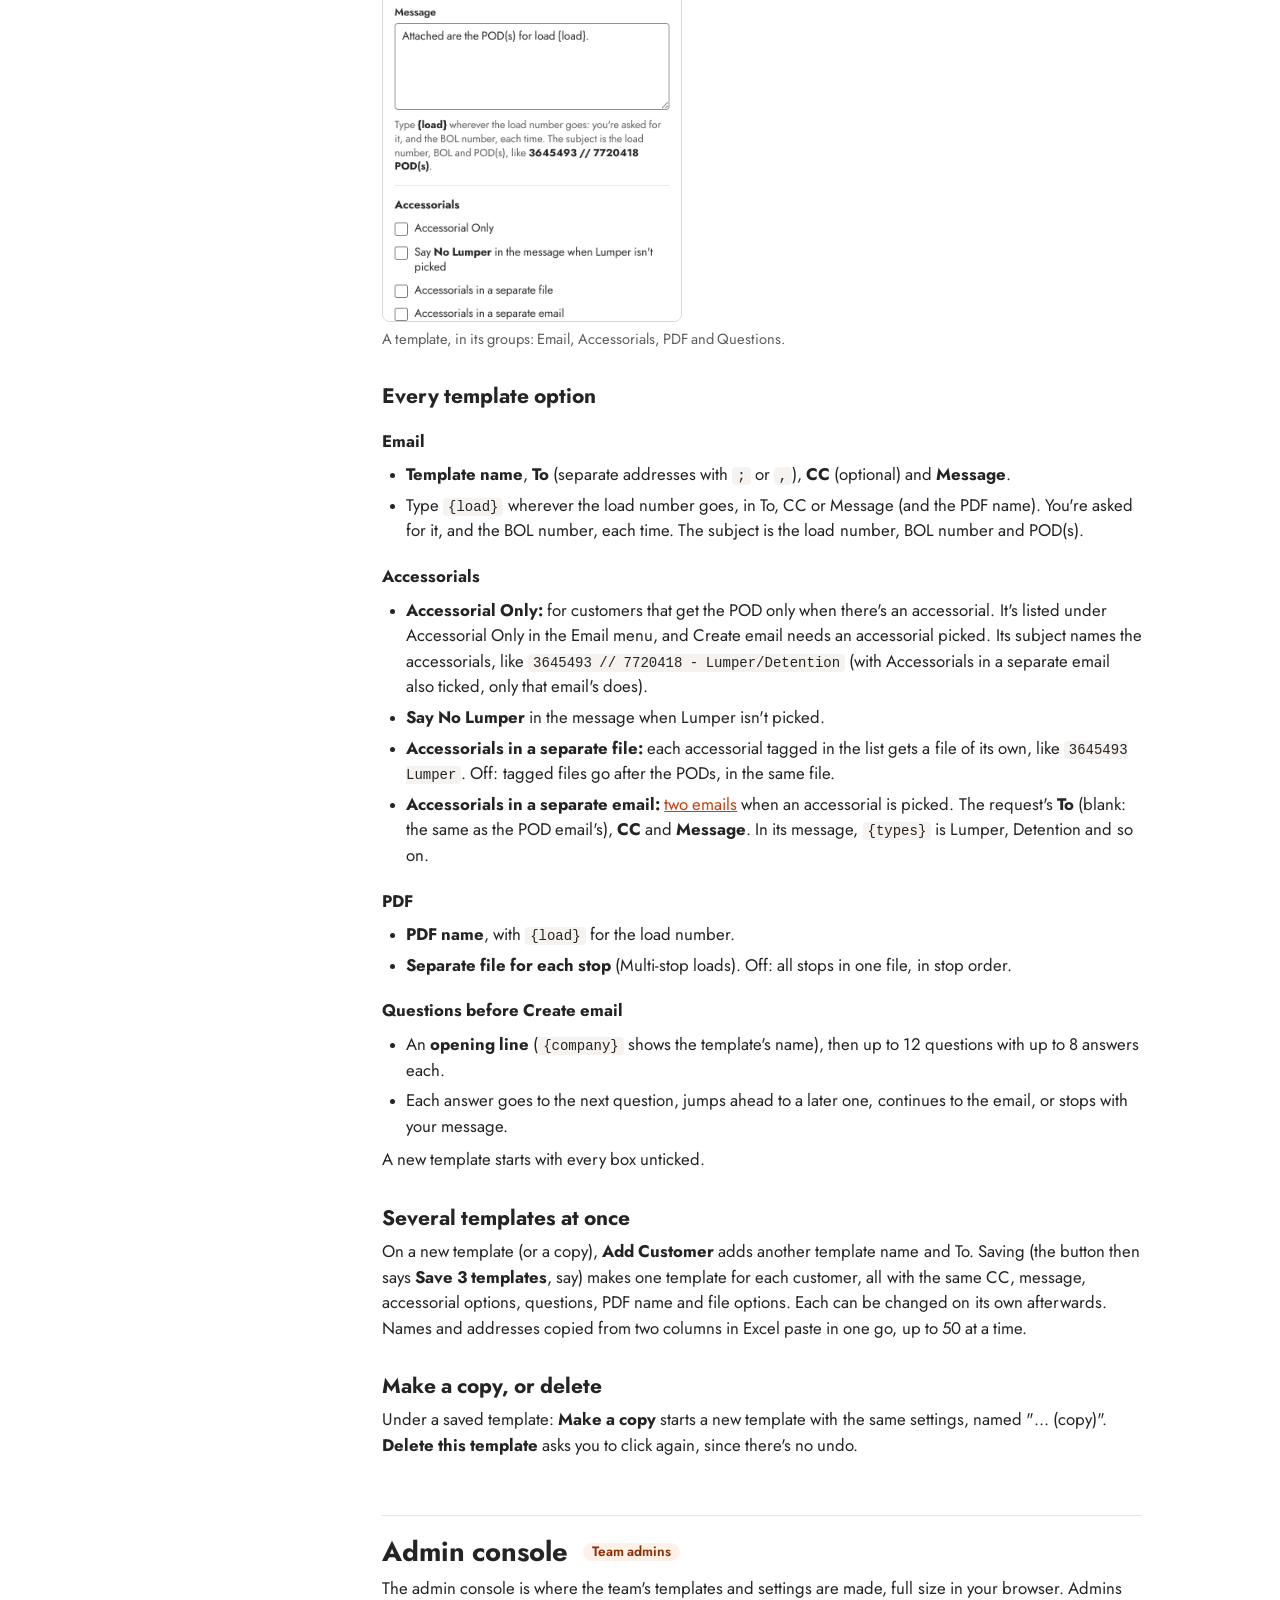
<file: wiki.html>
<!doctype html>
<html lang="en">
<head>
  <meta charset="utf-8">
  <!-- In the beta folder, this page sends you on to the main site's (at the same place in it), so the same file is safe in both folders -->
  <script>if (/\/beta\/wiki\.html$/i.test(location.pathname)) location.replace('../wiki.html' + location.hash);</script>
  <meta name="viewport" content="width=device-width, initial-scale=1">
  <title>Restack wiki</title>
  <link rel="icon" href="icon-32.png">
  <style>
    @font-face { font-family: "Jost"; src: url("fonts/jost-latin-400-normal.woff2") format("woff2"); font-weight: 400; font-display: swap; size-adjust: 105%; ascent-override: 83.6%; descent-override: 20%; line-gap-override: 0%; }
    @font-face { font-family: "Jost"; src: url("fonts/jost-latin-600-normal.woff2") format("woff2"); font-weight: 600; font-display: swap; size-adjust: 105%; ascent-override: 83.6%; descent-override: 20%; line-gap-override: 0%; }
    @font-face { font-family: "Jost"; src: url("fonts/jost-latin-700-normal.woff2") format("woff2"); font-weight: 700; font-display: swap; size-adjust: 105%; ascent-override: 83.6%; descent-override: 20%; line-gap-override: 0%; }
    :root {
      color-scheme: light;
      --bg: #fff; --fg: #242424; --muted: #5e5e5e; --line: #e6e6e6; --panel: #f7f6f5;
      --accent: #c2410c; --accent-hover: #9a3412; --soft: #fff1e8; --soft-ink: #8a2e06;
      --note: #fff8e6; --note-line: #f3dfae; --code: #f5f2ef; --shot-line: #d9d6d2;
      --g1: #f5aa2b; --g2: #f37f29; --g3: #f05026;
    }
    @media (prefers-color-scheme: dark) {
      :root {
        color-scheme: dark;
        --bg: #1b1b1b; --fg: #f3f3f3; --muted: #ababab; --line: #333; --panel: #222;
        --accent: #ff8a3d; --accent-hover: #ffa766; --soft: #3a2414; --soft-ink: #ffc7a1;
        --note: #2b2316; --note-line: #5c4a22; --code: #2a2a2a; --shot-line: #3a3a3a;
      }
    }
    * { box-sizing: border-box; }
    html { scroll-padding-top: 16px; }
    body { margin: 0; font: 16px/1.6 "Jost", "Segoe UI", -apple-system, BlinkMacSystemFont, Roboto, Arial, sans-serif; word-spacing: -.06em; color: var(--fg); background: var(--bg); }
    a { color: var(--accent); }
    a:hover { color: var(--accent-hover); }
    a:focus-visible, input:focus-visible, summary:focus-visible { outline: 3px solid var(--accent); outline-offset: 2px; border-radius: 3px; }

    /* the masthead, as on the install page: the restack logo, and the stripe under it */
    .mast { position: relative; border-bottom: 1px solid var(--line); }
    .mast-in { max-width: 1160px; margin: 0 auto; padding: 26px 24px 28px; display: flex; flex-wrap: wrap; align-items: flex-end; justify-content: space-between; gap: 12px 24px; }
    .mast::after { content: ""; position: absolute; left: 0; right: 96px; bottom: -1px; height: 8px;
      background: linear-gradient(90deg, var(--g1), var(--g2)); clip-path: polygon(0 0, 100% 0, calc(100% - 8px) 100%, 0 100%); }
    .mast::before { content: ""; position: absolute; right: 14px; bottom: -1px; width: 74px; height: 8px;
      background: linear-gradient(90deg, var(--g2) 0 34px, transparent 34px 44px, var(--g3) 44px 74px); transform: skewX(-45deg); transform-origin: 0 100%; }
    .logo { display: block; height: 40px; width: auto; margin-left: -3px; }
    h1 { margin: 0; font-size: 30px; line-height: 1.15; font-weight: 700; }
    h1 .sub { display: block; margin-top: 8px; font-size: 22px; line-height: 1.2; font-weight: 400; color: var(--muted); }
    .mast-links { display: flex; flex-wrap: wrap; gap: 6px 18px; font-size: 15px; }
    .tag { display: inline-block; padding: 1px 9px; border-radius: 10px; background: var(--soft); color: var(--soft-ink); font-size: 13px; font-weight: 600; }

    /* contents on the left (it stays put), the page on the right */
    .wrap { max-width: 1160px; margin: 0 auto; padding: 28px 24px 72px; display: grid; grid-template-columns: 250px minmax(0, 1fr); gap: 48px; align-items: start; }
    .toc { position: sticky; top: 16px; max-height: calc(100vh - 32px); overflow: auto; font-size: 15px; padding-right: 4px; }
    .toc summary { display: none; }
    .toc-find { width: 100%; height: 36px; margin: 0 0 12px; padding: 0 10px; border: 1px solid var(--shot-line); border-radius: 6px; background: var(--bg); color: var(--fg); font: inherit; font-size: 15px; }
    .toc ol { list-style: none; margin: 0; padding: 0; }
    .toc > div > ol > li { margin: 0 0 10px; }
    .toc > div > ol > li > a { font-weight: 700; }
    .toc ol ol { margin: 2px 0 0; }
    .toc ol ol a { display: block; padding: 2px 0 2px 12px; border-left: 2px solid var(--line); color: var(--muted); }
    .toc a { display: block; padding: 2px 0; color: var(--fg); text-decoration: none; }
    .toc a:hover { color: var(--accent); }
    .toc a.here { color: var(--accent); border-left-color: var(--g2); font-weight: 600; }
    .toc .none { margin: 6px 0; color: var(--muted); font-size: 14px; }

    article { max-width: 760px; min-width: 0; }
    .lead { margin: 0 0 8px; font-size: 19px; color: var(--muted); }
    h2 { margin: 56px 0 6px; padding-top: 20px; border-top: 1px solid var(--line); font-size: 26px; line-height: 1.25; font-weight: 700; }
    h2:first-of-type { margin-top: 28px; }
    .who { display: inline-block; margin-left: 8px; padding: 1px 9px; border-radius: 10px; background: var(--soft); color: var(--soft-ink); font-size: 13px; font-weight: 600; vertical-align: 5px; }
    h3 { margin: 32px 0 6px; font-size: 20px; line-height: 1.3; font-weight: 700; }
    h4 { margin: 20px 0 4px; font-size: 16px; font-weight: 700; }
    p { margin: 8px 0; }
    ol, ul { margin: 8px 0; padding-left: 24px; }
    li { margin: 5px 0; }
    li > ul, li > ol { margin: 4px 0; }
    .intro { color: var(--muted); }
    .note { margin: 14px 0; padding: 12px 14px; border-radius: 6px; background: var(--note); border: 1px solid var(--note-line); font-size: 15px; }
    .note p { margin: 4px 0; }
    code { font: 14px Consolas, "Cascadia Mono", ui-monospace, monospace; background: var(--code); padding: 1px 5px; border-radius: 4px; overflow-wrap: anywhere; }
    kbd { font: 13px Consolas, "Cascadia Mono", ui-monospace, monospace; padding: 1px 6px; border: 1px solid var(--shot-line); border-bottom-width: 2px; border-radius: 4px; background: var(--panel); }
    dl.terms { margin: 10px 0; }
    dl.terms dt { margin-top: 12px; font-weight: 700; }
    dl.terms dd { margin: 2px 0 0; }

    /* screenshots: the panel's at its own size (narrower when tall), side by side where they fit */
    figure { margin: 18px 0 22px; }
    figure img { display: block; max-width: 100%; height: auto; border: 1px solid var(--shot-line); border-radius: 8px; background: #fff; }
    figcaption { margin-top: 8px; font-size: 14px; line-height: 1.45; color: var(--muted); max-width: 46ch; }
    .shots { display: flex; flex-wrap: wrap; gap: 8px 24px; align-items: flex-start; margin: 18px 0 22px; }
    .shots figure { margin: 0; flex: 0 1 auto; }
    .tall img { width: 300px; }
    .wide figcaption { max-width: 70ch; }

    footer { margin-top: 64px; padding-top: 16px; border-top: 1px solid var(--line); font-size: 14px; color: var(--muted); }
    .top-link { font-size: 14px; }

    @media (max-width: 880px) {
      .wrap { grid-template-columns: minmax(0, 1fr); gap: 8px; padding-top: 18px; }
      .toc { position: static; max-height: none; overflow: visible; padding: 0; }
      .toc summary { display: block; padding: 10px 14px; border: 1px solid var(--shot-line); border-radius: 6px; font-weight: 700; cursor: pointer; }
      .toc[open] summary { margin-bottom: 12px; }
      .toc .toc-find { margin-top: 0; }
      h2 { font-size: 23px; }
    }
    @media (max-width: 420px) {
      .mast-in, .wrap { padding-left: 16px; padding-right: 16px; }
      .tall img { width: 100%; }
    }
  </style>
</head>
<body>
  <header class="mast">
    <div class="mast-in">
      <h1><img class="logo" src="brand/restack-logo-large.png" width="195" height="40" alt="Restack"> <span class="sub">Wiki: how every part of Restack works</span></h1>
      <div class="mast-links"><span class="tag">For version 0.28.10</span><a href="./">Install page</a></div>
    </div>
  </header>

  <div class="wrap">
    <details id="toc" class="toc" open>
      <summary>Contents</summary>
      <div>
        <input id="toc-find" class="toc-find" type="search" placeholder="Find a topic" aria-label="Find a topic" autocomplete="off">
        <ol id="toc-list">
          <li><a href="#start">Getting started</a>
            <ol>
              <li><a href="#what">What Restack does</a></li>
              <li><a href="#install">Install Restack</a></li>
              <li><a href="#open">Open Restack on a thread</a></li>
              <li><a href="#keep-adding">Keep adding</a></li>
            </ol>
          </li>
          <li><a href="#files">The file list</a>
            <ol>
              <li><a href="#check">Check the files you want</a></li>
              <li><a href="#preview">Preview a file</a></li>
              <li><a href="#order">Put the files in order</a></li>
              <li><a href="#tags">Accessorial tags</a></li>
              <li><a href="#multi-stop">Multi-stop loads</a></li>
              <li><a href="#rate-con">Rate confirmation check</a></li>
            </ol>
          </li>
          <li><a href="#email">Emailing PDFs</a>
            <ol>
              <li><a href="#email-menu">Pick a template</a></li>
              <li><a href="#questions">Template questions</a></li>
              <li><a href="#create">The Create email step</a></li>
              <li><a href="#accessorials">Accessorials</a></li>
              <li><a href="#times-dates">Typing times and dates</a></li>
              <li><a href="#the-email">What the email has</a></li>
              <li><a href="#attach">Attaching the PDF</a></li>
              <li><a href="#separate">Accessorials in a separate email</a></li>
              <li><a href="#file-names">File names and sizes</a></li>
              <li><a href="#save">Save PDF</a></li>
            </ol>
          </li>
          <li><a href="#settings">Settings</a></li>
          <li><a href="#templates">Templates</a>
            <ol>
              <li><a href="#my-templates">Your own templates</a></li>
              <li><a href="#template-options">Every template option</a></li>
              <li><a href="#several">Several templates at once</a></li>
              <li><a href="#copy-delete">Make a copy, or delete</a></li>
            </ol>
          </li>
          <li><a href="#admin-console">Admin console</a>
            <ol>
              <li><a href="#console-open">Open the console</a></li>
              <li><a href="#publish">Publish to team</a></li>
              <li><a href="#console-templates">Templates tab</a></li>
              <li><a href="#team-settings">Team settings tab</a></li>
              <li><a href="#usage">Usage tab</a></li>
              <li><a href="#template-admins">Template admins</a></li>
            </ol>
          </li>
          <li><a href="#team-admin">For the team admin</a>
            <ol>
              <li><a href="#setup">Set up your team</a></li>
              <li><a href="#update">Update Restack</a></li>
              <li><a href="#beta">Restack Beta</a></li>
              <li><a href="#wording">Change the wording</a></li>
            </ol>
          </li>
          <li><a href="#privacy">Privacy</a></li>
          <li><a href="#faq">Troubleshooting</a></li>
        </ol>
        <p id="toc-none" class="none" hidden>No topic matches that.</p>
      </div>
    </details>

    <article>
      <p class="lead">How to install Restack and use every part of it: the file list, emailing, templates, Settings and, for team admins, the admin console.</p>

      <!-- ===================================================== Getting started -->
      <h2 id="start">Getting started</h2>

      <h3 id="what">What Restack does</h3>
      <p>Restack is an Outlook add-in for sending PODs. In an email thread, it lists every attachment once, shows you a small picture of each, and combines the ones you pick into one PDF. It then opens an email from one of your team's templates, with the recipients, message and accessorials filled in, or saves the PDF for you.</p>
      <p>Everything happens in the side panel, on your computer. The attachments in Outlook aren't changed.</p>

      <h3 id="install">Install Restack</h3>
      <p>Your team admin sends you an install file, <code>restack-team.xml</code>. Then:</p>
      <ol>
        <li>Save the <code>restack-team.xml</code> file.</li>
        <li>Open <a href="https://aka.ms/olksideload" target="_blank" rel="noopener">aka.ms/olksideload</a>. Outlook opens the <strong>Add-ins for Outlook</strong> window after a few seconds.</li>
        <li>Choose <strong>My add-ins</strong>. If an older copy (Restack or Thread Attachments) is under <strong>Custom Addins</strong>, choose <strong>… → Remove</strong> on it first. Removing it may also clear what's saved in it, like your own templates.</li>
        <li>Choose <strong>Add a custom add-in → Add from File</strong>, pick the file, and choose <strong>Install</strong>.</li>
      </ol>
      <p>New Outlook and Outlook on the web show the <strong>Restack</strong> button right away. Classic Outlook can take up to a day.</p>
      <div class="note">
        <p>No <strong>Add a custom add-in</strong> option? Your organization doesn't allow installing custom add-ins. An IT admin can deploy the same file from the Microsoft 365 admin center (<strong>Settings → Integrated apps</strong>).</p>
        <p>Keep the install file within your team: it carries your team's key, which opens your team's templates.</p>
      </div>

      <h3 id="open">Open Restack on a thread</h3>
      <ol>
        <li>Select every email in the thread, so Restack can read all of their attachments.
          <ul>
            <li><strong>New Outlook and Outlook on the web:</strong> click the arrow next to the conversation to open it, then tick the checkbox at its top.</li>
            <li><strong>Classic Outlook:</strong> click the arrow next to the conversation, click the first email under it, then hold <kbd>Shift</kbd> and click the last one.</li>
          </ul>
        </li>
        <li>Click <strong>Restack</strong> on the ribbon. The panel lists every attachment once, oldest first, even if it was sent back and forth.</li>
      </ol>
      <p>If only one email came through, a tip at the top says so. Its info icon shows how to select every email in your Outlook (New Outlook, Classic Outlook, or mail that isn't shown as conversations).</p>
      <div class="shots">
        <figure><img src="wiki/one-email.png" width="300" height="283" alt="The tip that says only 1 email came through" loading="lazy"><figcaption>When only one email came through.</figcaption></figure>
        <figure><img src="wiki/howto.png" width="300" height="328" alt="How to select every email in the thread, for New Outlook" loading="lazy"><figcaption>The info icon shows how, for your Outlook.</figcaption></figure>
      </div>

      <h3 id="keep-adding">Keep adding</h3>
      <p>For mail that isn't shown as conversations. Pin the panel in Outlook, then turn on <strong>Keep adding</strong> (in the tip, or in <a href="#settings">Settings</a>). Each email you click adds its files to the list.</p>
      <ul>
        <li>The bar at the top says how many emails are in. <strong>Start over</strong> starts a new list from the email you have selected; <strong>Turn off</strong> stops adding.</li>
        <li>If an email looks like a different load, Restack asks first: <strong>Add its files</strong>, or <strong>Start over with it</strong>.</li>
      </ul>
      <figure><img src="wiki/keep-adding.png" width="300" height="283" alt="The Keep adding bar" loading="lazy"><figcaption>Keep adding is on: click each email in the thread.</figcaption></figure>

      <!-- ===================================================== The file list -->
      <h2 id="files">The file list</h2>

      <h3 id="check">Check the files you want</h3>
      <p>Tick each file to put in the PDF, or <strong>Select all</strong>. Nothing is checked until you pick. Each file shows a small picture (page 1 of a PDF or fax, or the photo), so you can tell a POD scan from a photo of the truck.</p>
      <div class="shots">
        <figure class="tall"><img src="wiki/list.png" width="300" height="600" alt="The file list with five files checked" loading="lazy"><figcaption>Checked files are numbered in the order they go into the PDF. lumper.pdf is tagged Lumper, so it's last.</figcaption></figure>
      </div>
      <dl class="terms">
        <dt>What goes into the PDF</dt>
        <dd>PDFs (fax-style and JPEG 2000 scans too), photos and multi-page fax scans (TIFF). Word and Excel files, iPhone photos (.heic), attached emails and cloud links are listed but can't be combined yet. Photos go in at most 2000 pixels on their long side: the whole photo, smaller, never cropped.</dd>
        <dt>Logos and icons</dt>
        <dd>Pictures in email signatures, like logos, banners and social media icons, are hidden, whatever their size. A picture pasted into the message itself, like a screenshot of a receipt, stays in the list even when it's small. A small picture from a mail app that doesn't mark its signature is hidden too, since Restack can't tell where it is. <strong>Show logos &amp; icons</strong> under the list shows the hidden ones.</dd>
        <dt>Views</dt>
        <dd><strong>Settings → View</strong> shows the list as Large, Medium or Small pictures, a List, Details (with columns) or Tiles, like File Explorer.</dd>
      </dl>

      <h3 id="preview">Preview a file</h3>
      <p>Click a file's picture or its eye icon. The preview shows its pages (the first 40 of a long file), and the attachment itself is never changed:</p>
      <ul>
        <li><strong>Leave a page out:</strong> untick it, for example a rate confirmation sent in the same PDF as the POD.</li>
        <li><strong>Turn a page:</strong> the turn button on a sideways page or photo gives it a quarter turn per click.</li>
        <li><strong>Reorder a scan's pages:</strong> the arrows next to each page move it up or down. <strong>Reset page order</strong> puts them back.</li>
        <li><strong>Tag a page</strong> Lumper or Other (see <a href="#tags">Accessorial tags</a>), and with Multi-stop, pick its stop.</li>
        <li>The arrows at the top go to the previous or next file. <strong>Include in PDF</strong> at the bottom checks or unchecks the whole file. The back arrow (or <kbd>Esc</kbd>) goes back to the list.</li>
      </ul>
      <p>A PDF's pages can be left out, tagged and given a stop. A fax's (TIFF) pages can be moved and turned, but not left out or tagged.</p>
      <figure class="tall"><img src="wiki/preview.png" width="300" height="600" alt="The preview of a two-page PDF, with page 2 tagged Other" loading="lazy"><figcaption>Each page of a PDF has its box, arrows, Accessorial tag and turn button.</figcaption></figure>

      <h3 id="order">Put the files in order</h3>
      <p>Checked files are numbered in the order they go into the PDF. To change it, drag a file by its number, or use its up and down arrows. With the number selected, the <kbd>↑</kbd> and <kbd>↓</kbd> keys move it too. Files tagged Lumper or Other stay below the others.</p>

      <h3 id="tags">Accessorial tags</h3>
      <p>Tag a lumper receipt (or another accessorial's paperwork) so it goes after the PODs and, with the right template, into a file of its own.</p>
      <ul>
        <li><strong>Tag a file:</strong> each checked file has an <strong>Accessorial</strong> drop-down. Pick <strong>Lumper</strong> or <strong>Other</strong>. A tagged file goes to the bottom of the list, every time you tag it.</li>
        <li><strong>Tag a page:</strong> for a PDF with the POD and a receipt in it, use the drop-down on the page in the preview. The file then says which pages are tagged, like <em>Other: page 2</em>, and its own tag says <strong>By page</strong>.</li>
        <li><strong>Take a tag off:</strong> pick <strong>Not an accessorial</strong>.</li>
        <li>Detention and Layover aren't in the drop-down: the PODs are their paperwork.</li>
        <li>Tagging a file adds that accessorial on the <a href="#create">Create email</a> step, ready for its details.</li>
      </ul>
      <p><strong>Where tagged files go:</strong> after the PODs, in the same PDF. With a template set to <a href="#template-options">Accessorials in a separate file</a>, each one tagged gets a file of its own: <code>3645493 Lumper.pdf</code>, and Other's named for its type, like <code>3645493 Scale Ticket.pdf</code>. Save PDF never gives them a file of their own: they go last.</p>
      <p><strong>Tag accessorials by file name</strong> (in <a href="#settings">Settings</a>, off to start): turn it on, and files with words like <em>lumper</em> or <em>receipt</em> in their name start out tagged Lumper. Your team admin sets the words. A tag you set by hand stays as you set it.</p>
      <figure><img src="wiki/tags.png" width="300" height="392" alt="Files tagged Lumper and by page" loading="lazy"><figcaption>lumper.pdf is tagged Lumper; mixed.pdf has page 2 tagged Other.</figcaption></figure>

      <h3 id="multi-stop">Multi-stop loads</h3>
      <ol>
        <li>Tick <strong>Multi-stop</strong> above the list. Each checked file gets a stop number.</li>
        <li>Change a file's stop with its picker if it's wrong, or to put two photos in one stop.</li>
        <li>If one PDF holds several stops, open its preview and pick a stop for each page. Its picker then says <strong>By page</strong>.</li>
      </ol>
      <p>Save PDF, Blank email and templates with <strong>Separate file for each stop</strong> ticked make one PDF per stop, named <code>3645493-1</code>, <code>3645493-2</code> and so on. A stop's POD that comes in later can go out on its own as <code>-2</code>. Other templates put every stop in one file, in stop order (a new template starts with that box unticked). A file tagged Lumper or Other goes with the PODs' last stop; its picker changes that. On the Create email step, the Shipper or Receiver choices name the stop, like <em>Receiver (Stop 2)</em>.</p>
      <figure><img src="wiki/multi-stop.png" width="300" height="389" alt="Multi-stop on, with a stop picker on each file" loading="lazy"><figcaption>With Multi-stop on, each file has its stop.</figcaption></figure>

      <h3 id="rate-con">Rate confirmation check</h3>
      <p>If your team admin has added some of your rate confirmations to the check, pages that look like any of them are flagged in the list, and a warning shows above the buttons. They have to come out before you can email or save:</p>
      <ul>
        <li><strong>Leave it out</strong> (or <strong>Leave them out</strong>, for more than one) unticks those pages, or the file.</li>
        <li><strong>Not a rate con</strong> clears the warning for this thread.</li>
      </ul>
      <p>Digital copies, scans and faxes of a rate con are caught, compared by their words and their layout. So are pages that say Rate Confirmation or Load Confirmation, and pages with the same barcode number as a flagged page. Phone photos of a rate con usually aren't recognized. The check reads the first 30 pages of a PDF and the first 10 of a fax. While it's still checking, Email and Save PDF wait: try again in a moment.</p>
      <p>If a rate con gets through, tell your team admin: they can add it to the check (<a href="#team-settings">Team settings → Files</a>), and from then on ones like it are caught too.</p>
      <figure><img src="wiki/rate-con.png" width="300" height="196" alt="The rate confirmation warning above the Email button" loading="lazy"><figcaption>A flagged page has to come out before you email or save.</figcaption></figure>

      <!-- ===================================================== Emailing -->
      <h2 id="email">Emailing PDFs</h2>

      <h3 id="email-menu">Pick a template</h3>
      <p>Choose <strong>Email ▾</strong>. Your team's templates are listed A to Z, each with who it goes to.</p>
      <ul>
        <li><strong>Pin the ones you use most:</strong> click the pin next to a template. Pinned templates stay at the top, and the arrows next to them put them in your order. The rest are under <strong>Other templates</strong>. Pins are saved for you.</li>
        <li><strong>Accessorial Only</strong> templates, for customers that get the POD only when there's an accessorial, have their own section, closed to start.</li>
        <li><strong>Blank email</strong> is just the PDF, with no recipients.</li>
        <li><strong>My templates…</strong> opens <a href="#my-templates">your own templates</a>, if your team allows them.</li>
      </ul>
      <p>With the keyboard: <kbd>↑</kbd> and <kbd>↓</kbd> move through the menu, <kbd>→</kbd> reaches a template's pin, <kbd>Alt</kbd>+<kbd>↑</kbd> or <kbd>↓</kbd> moves a pinned template, and <kbd>Esc</kbd> closes it.</p>
      <figure><img src="wiki/email-menu.png" width="296" height="305" alt="The Email menu with two pinned templates" loading="lazy"><figcaption>Two pinned templates, with the rest under Other templates.</figcaption></figure>

      <h3 id="questions">Template questions</h3>
      <p>Some templates ask a question or two first, in a pop-up. Each answer goes on to the next question, jumps ahead to a later one, goes on to the email, or stops with a message about what's missing, like <em>Get a signed POD first.</em> <strong>Back</strong> goes to the question before, and <strong>Cancel</strong> closes it. After a message that stops you, <strong>Change my answer</strong> goes back, and <strong>Close</strong> closes it.</p>
      <figure><img src="wiki/questions.png" width="300" height="188" alt="A template's question: Did the driver sign the POD?" loading="lazy"><figcaption>A template's question, before the email.</figcaption></figure>

      <h3 id="create">The Create email step</h3>
      <ol>
        <li>Check the <strong>Load number</strong>. Restack fills it in from the thread's subject, or the one you used earlier on this thread.</li>
        <li>Type the <strong>BOL number</strong>: it goes in the subject, and <strong>Create email</strong> stays greyed out until it's in. For a load without one, tick <strong>No BOL</strong> and the subject leaves it out. Restack keeps either for the thread.</li>
        <li>The line under it says which files the email will get, and who it goes to.</li>
        <li>Add the load's <a href="#accessorials">accessorials</a>, if any.</li>
        <li>Choose <strong>Create email</strong>. <strong>Cancel</strong> goes back to the list.</li>
      </ol>
      <figure class="tall"><img src="wiki/create-email.png" width="300" height="667" alt="The Create email step with Lumper and Detention filled in" loading="lazy"><figcaption>Lumper (brought by the tagged file) and Detention, filled in.</figcaption></figure>

      <h3 id="accessorials">Accessorials</h3>
      <p><strong>Add an accessorial</strong> adds each one the load has; several can go on one load. Each gets its own box, with a × to take it off. Every one needs <strong>Shipper</strong> or <strong>Receiver</strong> (or, on a Multi-stop load, the stop).</p>
      <dl class="terms">
        <dt>Lumper</dt><dd>The total.</dd>
        <dt>Detention</dt><dd>IN, APPT and OUT times, and the hours requested.</dd>
        <dt>Layover</dt><dd>The IN date and time, the APPT time, and the OUT date and time.</dd>
        <dt>Other</dt><dd>Its type (like <em>Driver Assist</em>), an explanation, and a total if there is one.</dd>
      </dl>
      <p>They're written into the email's message in that order, Other under its type with your explanation. A template that's <strong>Accessorial Only</strong> needs at least one. A file tagged Lumper or Other brings its box; if you take that box off while the file is still tagged, Create email asks for it (or for the tag to change).</p>

      <h3 id="times-dates">Typing times and dates</h3>
      <p><strong>Times</strong> are 24-hour, like <code>14:30</code>. Pick one from the list (every 15 minutes: the arrow on the box, or <kbd>↓</kbd>), or type it: <code>830</code>, <code>0830</code>, <code>8:30a</code>, <code>2:37 pm</code>, <code>1430</code>, <code>noon</code> and <code>midnight</code> all work. <code>n</code> is the time now.</p>
      <p><strong>Dates</strong> have a calendar (the button on the box, or <kbd>Alt</kbd>+<kbd>↓</kbd>), or type one: <code>10/19</code>, <code>10-19-2026</code>, <code>2026-10-19</code>, <code>Oct 19</code> or <code>19 October 2026</code>. They show as <code>10/19/26</code>. No year means this year. <code>t</code> or <code>today</code> is today; <code>n</code> is today, with the time now in its time box.</p>
      <p>In the time list, <kbd>↑</kbd> <kbd>↓</kbd> move 15 minutes, <kbd>Page Up</kbd> and <kbd>Page Down</kbd> an hour, <kbd>Enter</kbd> picks and <kbd>Esc</kbd> closes it. In the calendar, the arrow keys move by day and week, <kbd>Page Up</kbd> and <kbd>Page Down</kbd> by month, <kbd>Enter</kbd> picks, and <strong>Today</strong> picks today.</p>
      <div class="shots">
        <figure><img src="wiki/time-list.png" width="300" height="270" alt="The list of times every 15 minutes" loading="lazy"><figcaption>The time list.</figcaption></figure>
        <figure><img src="wiki/calendar.png" width="300" height="332" alt="The calendar for a Layover's IN date" loading="lazy"><figcaption>The calendar.</figcaption></figure>
      </div>

      <h3 id="the-email">What the email has</h3>
      <ul>
        <li><strong>Subject:</strong> the load number, BOL number and POD(s), like <code>3645493 // 7720418 POD(s)</code> (with No BOL, <code>3645493 POD(s)</code>). An <strong>Accessorial Only</strong> template's names the accessorials instead, like <code>3645493 // 7720418 - Lumper</code>.</li>
        <li><strong>To, CC and message:</strong> from the template, with the load number filled in, and the accessorials' details under the message. A template can also say <strong>No Lumper</strong> when Lumper isn't picked.</li>
        <li><strong>The PDF</strong>, named after the load: <code>3645493.pdf</code> (or the template's own name for it). See <a href="#file-names">File names and sizes</a>.</li>
        <li>If your team turned on <strong>Sent with restack</strong>, a small "sent with restack" line goes under the message, above your own signature.</li>
      </ul>

      <h3 id="attach">Attaching the PDF</h3>
      <p>If your team admin set up automatic attaching, the new email opens with the PDF already attached. If that doesn't work, the email still opens, the panel's status line says why, and you can attach it as below.</p>
      <p>Otherwise, click <strong>Attach PDF</strong> on the new email's ribbon. If you haven't changed the email's subject, Restack attaches the PDF straight away; if you have, choose <strong>Attach PDF</strong> in the panel (or pick which email's files go on it). The PDF waits up to 2 hours, and only your latest one waits: attach it before you make the next email.</p>

      <h3 id="separate">Accessorials in a separate email</h3>
      <p>With a template set to send accessorials separately, Create email opens two emails whenever an accessorial is picked (just the request, if only tagged files are checked):</p>
      <ol>
        <li>The <strong>POD email</strong>, with the usual subject and the PODs.</li>
        <li>The <strong>request</strong>, like <code>3645493 // 7720418 - Lumper/Detention</code> (Other's type goes in it too), with the PODs and the accessorial files, each accessorial's details, and the template's own accessorial To, CC and message.</li>
      </ol>
      <p>Didn't see the second email? <strong>Open it again</strong> under the panel's status line opens it again.</p>
      <figure class="wide"><img src="wiki/two-emails.png" width="592" height="507" alt="The POD email and the Lumper/Detention request" loading="lazy"><figcaption>The two emails. Lumper's receipt is in its own file because the template puts accessorials in a separate file; Detention has none, since the PODs are its paperwork.</figcaption></figure>

      <h3 id="file-names">File names and sizes</h3>
      <ul>
        <li>The PDF is named after the load (<code>3645493.pdf</code>), or the template's PDF name with the load number in it.</li>
        <li><strong>Multi-stop:</strong> one PDF per stop, <code>3645493-1</code>, <code>3645493-2</code>…, unless the template puts every stop in one file.</li>
        <li><strong>Accessorials in a separate file:</strong> <code>3645493 Lumper</code>, and Other's named for its type, like <code>3645493 Scale Ticket</code>. On a Multi-stop load, one for each stop.</li>
        <li><strong>Every PDF stays under 10 MB.</strong> A bigger one is split, in page order, into <code>3645493-1</code>, <code>3645493-2</code> and so on, all attached to the same email. A Lumper or Other file is split the same way, like <code>3645493 Lumper-1</code>. Stop files are kept whole, and so is a single page over 10 MB; the panel says so when that happens.</li>
        <li id="email-size"><strong>Every email stays under your team's email size limit</strong> (35 MB to start). Files travel in an email as text, about a third bigger, so a 35 MB email holds about 25 MB of PDFs. When a load's files would make it bigger, Restack makes the scanned pages and photos smaller: it redraws them at about 150 dpi, still easy to read, and typed pages stay as they are. The status line says so. If that still isn't enough, Create email opens two emails or more, like <code>3645493 POD(s) (1 of 2)</code> and <code>(2 of 2)</code>, with as many of the files in each as fit. Emails under the limit, and Save PDF, don't change.</li>
      </ul>

      <h3 id="save">Save PDF</h3>
      <ol>
        <li>Choose <strong>Save PDF…</strong> under the Email button.</li>
        <li>Check the name (the load number is suggested) and choose <strong>Save</strong>.</li>
      </ol>
      <p>You get one PDF (one per stop, with Multi-stop on), with any tagged files last, in your Downloads, in parts if it's over 10 MB. Where Outlook allows it and there's one file, Windows' <strong>Save As</strong> window opens so you can pick the folder. For several files, if Outlook asks about downloading multiple files, choose <strong>Allow</strong>; the panel also has a button for each file, in case one didn't come through.</p>
      <figure><img src="wiki/save-pdf.png" width="300" height="233" alt="Naming the PDF to save" loading="lazy"><figcaption>Name the PDF, then Save.</figcaption></figure>

      <!-- ===================================================== Settings -->
      <h2 id="settings">Settings</h2>
      <p>The gear at the bottom right of the panel, there whatever email is selected.</p>
      <figure><img src="wiki/settings.png" width="290" height="397" alt="The Settings menu" loading="lazy"><figcaption>Settings, as a team admin sees it.</figcaption></figure>
      <dl class="terms">
        <dt>My templates…</dt><dd><a href="#my-templates">Your own templates</a>, when your team allows them.</dd>
        <dt>Admin console</dt><dd>For team admins only: opens the <a href="#admin-console">admin console</a> in your browser.</dd>
        <dt>Appearance</dt><dd>Light, Dark, or Match Outlook.</dd>
        <dt>Text size</dt><dd>Small, Medium or Large.</dd>
        <dt>View</dt><dd>Large, Medium or Small pictures, List, Details or Tiles.</dd>
        <dt>Tag accessorials by file name</dt><dd>Files named like receipts start out tagged Lumper. See <a href="#tags">Accessorial tags</a>.</dd>
        <dt>Keep adding</dt><dd>Each email you click adds its files. See <a href="#keep-adding">Keep adding</a>.</dd>
        <dt>Help</dt><dd>Opens this wiki.</dd>
      </dl>
      <p>Your choices (and pins, and your own templates) are saved in your Outlook account. Outlook keeps about 32 KB of each person's Restack settings. A change that won't fit isn't saved: saving a template says so, and a Settings choice or a pin just doesn't stick.</p>
      <p><strong>Test report</strong>, at the bottom left, is a log of what Restack did. If something isn't working, choose <strong>Copy report</strong> and send it to your team admin. <kbd>Esc</kbd> closes whatever is open: a pop-up, the preview, a menu or the Create email step.</p>

      <!-- ===================================================== Templates -->
      <h2 id="templates">Templates</h2>
      <p>The team's templates are made by team admins, in the <a href="#console-templates">admin console</a>. Reps can make their own, too, if the team admin allows it.</p>

      <h3 id="my-templates">Your own templates</h3>
      <p>If your team admin turned on <strong>Reps' own templates</strong>, <strong>Settings → My templates…</strong> (also at the bottom of <strong>Email ▾</strong>) lists yours. <strong>New template</strong> makes one; <strong>Edit</strong> changes one. They're saved in your Outlook account, and only you see them. They show under <strong>Mine</strong> in the Email menu.</p>
      <figure class="tall"><img src="wiki/template-form.png" width="300" height="600" alt="A new template's form" loading="lazy"><figcaption>A template, in its groups: Email, Accessorials, PDF and Questions.</figcaption></figure>

      <h3 id="template-options">Every template option</h3>
      <h4>Email</h4>
      <ul>
        <li><strong>Template name</strong>, <strong>To</strong> (separate addresses with <code>;</code> or <code>,</code>), <strong>CC</strong> (optional) and <strong>Message</strong>.</li>
        <li>Type <code>{load}</code> wherever the load number goes, in To, CC or Message (and the PDF name). You're asked for it, and the BOL number, each time. The subject is the load number, BOL number and POD(s).</li>
      </ul>
      <h4>Accessorials</h4>
      <ul>
        <li><strong>Accessorial Only:</strong> for customers that get the POD only when there's an accessorial. It's listed under Accessorial Only in the Email menu, and Create email needs an accessorial picked. Its subject names the accessorials, like <code>3645493 // 7720418 - Lumper/Detention</code> (with Accessorials in a separate email also ticked, only that email's does).</li>
        <li><strong>Say No Lumper</strong> in the message when Lumper isn't picked.</li>
        <li><strong>Accessorials in a separate file:</strong> each accessorial tagged in the list gets a file of its own, like <code>3645493 Lumper</code>. Off: tagged files go after the PODs, in the same file.</li>
        <li><strong>Accessorials in a separate email:</strong> <a href="#separate">two emails</a> when an accessorial is picked. The request's <strong>To</strong> (blank: the same as the POD email's), <strong>CC</strong> and <strong>Message</strong>. In its message, <code>{types}</code> is Lumper, Detention and so on.</li>
      </ul>
      <h4>PDF</h4>
      <ul>
        <li><strong>PDF name</strong>, with <code>{load}</code> for the load number.</li>
        <li><strong>Separate file for each stop</strong> (Multi-stop loads). Off: all stops in one file, in stop order.</li>
      </ul>
      <h4>Questions before Create email</h4>
      <ul>
        <li>An <strong>opening line</strong> (<code>{company}</code> shows the template's name), then up to 12 questions with up to 8 answers each.</li>
        <li>Each answer goes to the next question, jumps ahead to a later one, continues to the email, or stops with your message.</li>
      </ul>
      <p>A new template starts with every box unticked.</p>

      <h3 id="several">Several templates at once</h3>
      <p>On a new template (or a copy), <strong>Add Customer</strong> adds another template name and To. Saving (the button then says <strong>Save 3 templates</strong>, say) makes one template for each customer, all with the same CC, message, accessorial options, questions, PDF name and file options. Each can be changed on its own afterwards. Names and addresses copied from two columns in Excel paste in one go, up to 50 at a time.</p>

      <h3 id="copy-delete">Make a copy, or delete</h3>
      <p>Under a saved template: <strong>Make a copy</strong> starts a new template with the same settings, named "… (copy)". <strong>Delete this template</strong> asks you to click again, since there's no undo.</p>

      <!-- ===================================================== Admin console -->
      <h2 id="admin-console">Admin console <span class="who">Team admins</span></h2>
      <p>The admin console is where the team's templates and settings are made, full size in your browser. Admins have one of two levels: <strong>Full</strong> admins get all of it, and <a href="#template-admins">template admins</a> (Templates only) get the Templates and Usage tabs.</p>

      <h3 id="console-open">Open the console</h3>
      <p>In Restack, choose <strong>Settings → Admin console</strong>. Only team admins see it, at either level. The link carries your team key, and the browser keeps it so a bookmark to the console works next time (<a href="#team-settings">This browser</a> removes it). With nothing published yet, whoever opens the console from Outlook sets up the team and becomes its admin. Someone who isn't on the team's list of admins (anymore) can't open it.</p>

      <h3 id="publish">Publish to team</h3>
      <p>Your reps don't see changes until you publish. The top right of the console says when there are changes they can't see yet.</p>
      <ul>
        <li><strong>Publish to team</strong> downloads <code>team.json</code>. Upload it to your GitHub repository (<strong>Add file → Upload files → Commit changes</strong>).</li>
        <li>With a GitHub token under <strong>Team settings → Tokens/Keys → Publishing</strong>, it goes straight to GitHub instead.</li>
        <li>Without a GitHub account: once your Restack Usage function is set up for publishing (its folder's README has the steps), it goes to GitHub through the function, with the admin key under <strong>Tokens/Keys → Usage counts</strong>. The function keeps the GitHub token, and it can only change <code>team.json</code>.</li>
        <li>Template admins always publish through your Restack Usage function, with their own keys. Their changes go straight to your reps, and the function turns away anything but templates.</li>
        <li>Unpublished changes stay in the browser they were made in. <strong>Publish to team</strong> adds them to what's already published, so changes another admin published in the meantime stay. If you both changed the same template or setting, it asks which to keep.</li>
        <li>Opening the console brings in what other admins have published since your changes began, and yours stay waiting to publish.</li>
        <li>It checks what's published on GitHub itself (the site can be a minute or two behind), so the latest is what your changes go on top of. If another admin's publish replaces yours with a version made from an older copy, the console brings your changes back to publish again.</li>
        <li><strong>Customer list</strong>, next to Publish to team, downloads <code>restack_customers.json</code>: the names of your published templates and nothing else. Load Command Center reads it to know which customers' loads need the POD sent with Restack. Download it again after you add or rename templates.</li>
      </ul>

      <h3 id="console-templates">Templates tab</h3>
      <p>The team's templates on the left, with search and <strong>New template</strong>; the template you pick opens on the right. The form has the <a href="#template-options">same options</a> as above, and <strong>Save template</strong> stays in sight at the bottom of the window as you scroll.</p>
      <figure class="wide"><img src="wiki/console-templates.png" width="760" height="487" alt="The admin console's Templates tab, editing a template" loading="lazy"><figcaption>The Templates tab.</figcaption></figure>

      <h3 id="team-settings">Team settings tab</h3>
      <p>Team settings are on four pages: <strong>Tokens/Keys</strong>, <strong>Files</strong>, <strong>Toggles</strong> and <strong>Admins</strong>. Click one in the list on the left to show it (on a narrow window, pick it from <strong>Go to</strong>). Each setting's card says how it's set. The console opens on the page you were on last. Changes reach your reps once you publish.</p>
      <figure class="wide"><img src="wiki/console-team.png" width="760" height="487" alt="The admin console's Team settings tab, on its Files page" loading="lazy"><figcaption>The Team settings tab, on its Files page.</figcaption></figure>
      <h4>Tokens/Keys</h4>
      <dl class="terms">
        <dt>Publishing</dt><dd>Your repository (<code>owner/repository</code>) and, optionally, a GitHub token: a fine-grained personal access token for that one repository, with <strong>Contents: Read and write</strong>. Make one on GitHub under <strong>Settings → Developer settings → Personal access tokens → Fine-grained tokens</strong>. Tick <strong>Remember it in this browser</strong> to keep it after the tab closes. <strong>Test</strong> checks it; <strong>Remove the token</strong> forgets it. With no token here, Publish to team goes through your Restack Usage function when it's set up for publishing and the admin key is under Usage counts (the card's chip says <strong>Through Restack Usage</strong>, and <strong>Test</strong> checks the function).</dd>
        <dt>Attach automatically</dt><dd>Needs your own PDF Emails Azure Function App (its folder has the setup steps). Enter its address (its Default domain, from the Function App's Overview page) and an upload key (<strong>Generate</strong>, then <strong>Copy</strong> it into the Function App's <code>THREAD_ATTACHMENTS_UPLOAD_KEY</code> setting). Then <strong>Test connection</strong>, <strong>Save</strong>, and publish. Create email then opens with the PDF already attached, for everyone.</dd>
        <dt>Usage counts</dt><dd>Needs your own Restack Usage Azure Function App (its folder has the setup steps). Enter its address, a counting key (its <code>RESTACK_USAGE_KEY</code> setting; it's published with your templates, so reps' panels can send counts) and an admin key (<code>RESTACK_USAGE_ADMIN_KEY</code>; it stays in this browser and isn't published). Then the Usage tab shows everyone's numbers. With the function set up for publishing, the admin key also publishes, with no GitHub account. For template admins, <strong>Team key → Copy</strong> copies your team key for the Function App's <code>RESTACK_TEAM_KEY</code> setting, which lets the function check their keys and what they publish. <strong>Test connection</strong> says whether template admins can publish and see Usage.</dd>
        <dt>This browser</dt><dd><strong>Remove them from this browser</strong>: your team key, usage admin key (or a template admin's own key), any remembered GitHub token, and changes you haven't published (it asks first). Do this on a shared computer.</dd>
      </dl>
      <h4>Files</h4>
      <dl class="terms">
        <dt>Install files</dt><dd><strong>Download restack-team.xml</strong>, what your reps install, and <strong>restack-beta.xml</strong>, <a href="#beta">Restack Beta</a> for you. Both carry your team key, so keep them within your team.</dd>
        <dt>Rate confirmation check</dt><dd>The rate confirmations the <a href="#rate-con">check</a> compares pages with. <strong>Add a rate con PDF…</strong> adds one (or several at once) to the ones it has; the first 3 pages of each are kept, up to 20 files. If one gets through, add it: a PDF of just its pages (in Restack, pick them in the preview and Save PDF). <strong>Remove</strong> takes one out; removing the last one turns the check off. Then publish.</dd>
        <dt>Accessorial file names</dt><dd>The words for <a href="#tags">Tag accessorials by file name</a>, separated by commas (<code>lumper, receipt</code> to start). Capital letters don't matter, and a word can be part of a longer name. A <em>Delivery Receipt</em> is a POD, so that "receipt" doesn't count.</dd>
        <dt>Email size limit</dt><dd>The biggest email Create email makes, the way mail servers count it: 35 MB to start, which most Microsoft 365 mailboxes take. Type another size (5 to 150 MB) and <strong>Save</strong>, or <strong>Use 35 MB</strong>, then publish. <a href="#email-size">What Restack does</a> when a load's files would go over it.</dd>
      </dl>
      <h4>Toggles</h4>
      <dl class="terms">
        <dt>Reps' own templates</dt><dd>On: reps can make their own templates (Settings → My templates). Off: they use only the team's; their own stay in their Outlook either way.</dd>
        <dt>Sent with restack</dt><dd>On: every email Restack creates, the accessorial email too, ends with a small "sent with restack" line under the message, above the rep's own Outlook signature.</dd>
      </dl>
      <h4>Admins</h4>
      <dl class="terms">
        <dt>Team admins</dt><dd>Everyone on the list gets <strong>Settings → Admin console</strong> in Outlook, and their own templates. Each has a level, picked next to their address: <strong>Full</strong> (everything in the console) or <strong>Templates only</strong> (a <a href="#template-admins">template admin</a>). Add one by their email address and level (up to 20 of each); <strong>Remove</strong> takes one off, yourself too, but there's always a Full admin. Someone you add gets their access once you publish, and their team key comes with the <code>restack-team.xml</code> they installed. Of their own, they need:
          <ul>
            <li><strong>Full:</strong> the admin key, which they type once under <strong>Tokens/Keys → Usage counts</strong> (send it to them privately). With your Restack Usage function set up for publishing, that's all they need to publish, with no GitHub account, and it shows the Usage tab. Or their own GitHub access: as a collaborator on your repository, Publish to team downloads <code>team.json</code> for them to upload, or goes straight there with their own token.</li>
            <li><strong>Templates only:</strong> their own key. Restack makes it when you add them (or switch them to Templates only) and shows it once under the list: <strong>Copy</strong> it and send it to them privately: Restack in their Outlook asks for it once (<strong>Settings → Admin console</strong>). Restack doesn't keep it; <strong>New key</strong> makes another, and the old one stops working once you publish. They publish through your Restack Usage function, which needs <code>RESTACK_TEAM_KEY</code> (see Usage counts). Don't give them GitHub access: a collaborator on your repository can change anything there.</li>
          </ul>
        </dd>
      </dl>

      <h3 id="usage">Usage tab</h3>
      <p>What your team makes with Restack, once usage counts are set up.</p>
      <ul>
        <li>Pick the dates: <strong>Last 7 days</strong>, <strong>Last 30 days</strong>, <strong>This month</strong>, <strong>Last month</strong>, <strong>This year</strong>, or any <strong>From</strong> and <strong>To</strong>. The info button next to the dates says what's counted.</li>
        <li>The totals: emails created, PDFs saved, files combined, pages, rate cons caught, reps, and time saved. Time saved counts the minutes a Full admin sets per email created (3 to start; a POD email and its request count once) and per PDF saved (1 to start). They're the team's: change them on the Usage tab, then <strong>Publish to team</strong>.</li>
        <li>Per day, by rep and by template. <strong>Refresh</strong> gets the latest; <strong>Download CSV</strong> saves them.</li>
      </ul>
      <p>An email for the same load and template counts once a day, however many times it's created. Only counts are kept: the rep's email address, when, the Restack version, how many files, pages and PDFs, the template's name, which accessorials, and whether it was split, Multi-stop, a separate email or attached automatically. Never the files, file names, load numbers or customer addresses.</p>
      <figure class="wide"><img src="wiki/console-usage.png" width="760" height="487" alt="The admin console's Usage tab" loading="lazy"><figcaption>The Usage tab, for the last 30 days.</figcaption></figure>

      <h3 id="template-admins">Template admins</h3>
      <p>A template admin (<strong>Templates only</strong> on the Admins page) makes, changes and deletes the team's templates and publishes them, and sees the Usage tab. Team settings, and who's an admin, are for Full admins.</p>
      <ul>
        <li>Their console has two tabs: <strong>Templates</strong> and <strong>Usage</strong>. Time saved uses the minutes a Full admin set.</li>
        <li>The first time, <strong>Settings → Admin console</strong> in Outlook asks for the key a Full admin sent them, and keeps it in their Outlook. Every console they open from there has it, on any computer, and it asks again only if a Full admin makes them a new key.</li>
        <li>Opened without their key (from a bookmark in another browser, say), or with one that's been replaced, the console says to open it from Outlook, which brings the key. <strong>Remove my keys from this browser</strong>, at the bottom, is for a shared computer.</li>
        <li><strong>Publish to team</strong> goes through your Restack Usage function with their key, and straight to your reps. Only templates go in: the function checks the key against your team's list, and turns away anything else.</li>
      </ul>

      <!-- ===================================================== For the team admin -->
      <h2 id="team-admin">For the team admin <span class="who">Team admins</span></h2>

      <h3 id="setup">Set up your team</h3>
      <p>Do this once. You'll manage the team's templates, and only people you send the install file to can use the add-in.</p>
      <ol>
        <li>On the <a href="./">install page</a>, choose <strong>Create team install file</strong>. It downloads <code>restack-team.xml</code>.</li>
        <li>Install it in Outlook, as in <a href="#install">Install Restack</a>.</li>
        <li>In Restack, choose <strong>Settings → Admin console</strong>. Add your templates there and choose <strong>Publish to team</strong>.</li>
        <li>Send the same <code>restack-team.xml</code> to your reps.</li>
      </ol>
      <div class="note"><p>Keep that file. Choosing <strong>Create team install file</strong> again makes a new team key, which can't open the templates you've already published. You can download it again any time from <strong>Team settings → Files → Install files</strong>.</p></div>

      <h3 id="update">Update Restack</h3>
      <ol>
        <li>Upload the new version's files to your repository, next to the ones already there. Keep the <code>team.json</code> that's there.</li>
        <li>That's all: everyone gets the new version the next time they open the panel. If it still shows the old one, close and reopen Outlook.</li>
      </ol>

      <h3 id="beta">Restack Beta</h3>
      <p>A second copy of the add-in, just for you, that runs whatever is in your repository's <code>beta</code> folder. It sits next to Restack in Outlook, so you can try a new version on real emails before your reps get it.</p>
      <ol>
        <li>Once: upload the <code>beta</code> folder (a full copy of Restack) to your repository.</li>
        <li>Once: in the admin console, choose <strong>Team settings → Files → Install files → Download restack-beta.xml</strong> and install it the same way. It shows up as <strong>Restack Beta</strong>, with a black β on its icon.</li>
        <li>Each new version: upload it into the <code>beta</code> folder first and try it. When it's ready, upload the same files to the main folder.</li>
      </ol>
      <p>Restack Beta uses your published templates and team settings. Its own choices (Appearance, Text size, View, the two switches, pinned templates), your own templates and any unpublished changes are kept apart from Restack's. Keep <code>restack-beta.xml</code> to yourself: it carries your team key.</p>

      <h3 id="wording">Change the wording</h3>
      <p>Most labels reps see on the panel (Select all, Accessorial, Email, Create email, Detention, Include in PDF and so on) are in one list at the top of <code>taskpane.js</code>, called <code>WORDS</code>. Change the text between the double quotes, keep anything in {curly brackets}, and upload the file. An apostrophe is fine, but don't type a double quote inside the text: it stops the panel from loading. Each label changes everywhere it's used, including the email's accessorial lines.</p>

      <!-- ===================================================== Privacy -->
      <h2 id="privacy">Privacy</h2>
      <ul>
        <li>The add-in runs inside Outlook. Attachments are read and combined on your computer.</li>
        <li>With automatic attaching on, PDFs made with Email are uploaded to your team admin's own Azure function, so Outlook can download them into the new email. Those links stop working after an hour, and the files are then deleted.</li>
        <li>With usage counts on, your panel sends counts to your team admin's own Azure function: your email address, when, the Restack version, how many files, pages and PDFs, the template's name, which accessorials, and whether it was split, Multi-stop, a separate email or attached automatically. Never the files, file names, load numbers or customer addresses.</li>
        <li>Team templates and settings are stored on the Restack site encrypted with your team's key. Only your install file and your team admins' console have it (and, with template admins, your team admin's own Restack Usage function, to check what they publish). Your own templates and choices are saved in your Outlook account.</li>
      </ul>

      <!-- ===================================================== Troubleshooting -->
      <h2 id="faq">Troubleshooting</h2>
      <dl class="terms">
        <dt>Only one email's files show up</dt>
        <dd>Select every email in the thread (<a href="#open">how</a>), or use <a href="#keep-adding">Keep adding</a>.</dd>
        <dt>A picture from the email isn't in the list</dt>
        <dd>Restack took it for a logo (<a href="#check">which pictures it hides</a>). Tick <strong>Show logos &amp; icons</strong> under the list, then tick the picture. The test report says where Restack found each picture in the email.</dd>
        <dt>"This copy of Restack isn't set up for a team."</dt>
        <dd>It was installed some other way than from your team's install file. Remove it, and install the <code>restack-team.xml</code> your team admin sent (<a href="#install">how</a>).</dd>
        <dt>"This install file doesn't match your team."</dt>
        <dd>The file is old, or from another team. Ask your team admin for the current one.</dd>
        <dt>There's no Restack button on the ribbon</dt>
        <dd>Classic Outlook can take up to a day after installing. If it's still missing, install it again (<a href="#install">how</a>).</dd>
        <dt>Restack looks the same after an update</dt>
        <dd>Close and reopen Outlook.</dd>
        <dt>The Email menu says to check the files first</dt>
        <dd>Tick at least one file in the list.</dd>
        <dt>A page is flagged as a rate con, but it isn't one</dt>
        <dd>Choose <strong>Not a rate con</strong> (<a href="#rate-con">more</a>).</dd>
        <dt>Create email asks for an accessorial</dt>
        <dd>The template is Accessorial Only, or a file is tagged Lumper or Other: add that accessorial, or change the file's tag (<a href="#accessorials">more</a>).</dd>
        <dt>An email bounced because it was too big</dt>
        <dd>The customer's mailbox takes less than your team's <a href="#email-size">email size limit</a>; the bounce says the most it takes. Ask your team admin to set the limit to that or lower (Team settings → Files → Email size limit) and publish, then create the email again.</dd>
        <dt>Attach PDF can't find the PDF</dt>
        <dd>Create the email from Restack first. The PDF waits for up to 2 hours, and only the latest one waits.</dd>
        <dt>The admin console says "You're not one of your team's admins"</dt>
        <dd>You're not on the Admins page's list (anymore). A Full admin adds you there and publishes. If one just did, wait a minute or two for it to reach the site and click <strong>Try again</strong>.</dd>
        <dt>A template admin's key doesn't work</dt>
        <dd>If a Full admin has made them a new key since (<strong>New key</strong>, then publishing, turns the old one off), the console says so: they get the new one, and <strong>Settings → Admin console</strong> in Outlook asks for it. If publishing says <code>RESTACK_TEAM_KEY</code> isn't set, a Full admin adds it to the Restack Usage Function App (<strong>Tokens/Keys → Usage counts</strong> has it to copy, and <strong>Test connection</strong> checks it).</dd>
        <dt>I can't find My templates</dt>
        <dd>Your team admin has to turn on Reps' own templates and publish.</dd>
        <dt>A change in Settings or a pin didn't stick</dt>
        <dd>Outlook keeps about 32 KB of your Restack settings, your own templates included. Delete one of your templates you don't use and try again.</dd>
        <dt>Email and Save PDF say to try again in a moment</dt>
        <dd>Restack is still checking the files for rate confirmations. Wait a second and try again.</dd>
        <dt>Something else isn't working</dt>
        <dd>Open <strong>Test report</strong> at the bottom of the panel, choose <strong>Copy report</strong>, and send it to your team admin.</dd>
      </dl>

      <footer>
        <p><a class="top-link" href="#">Back to the top</a> · <a href="./">Install page</a> · Built with pdf-lib, PDF.js and UTIF.js, set in Jost. <a href="THIRD-PARTY-NOTICES.txt">Licenses</a>.</p>
      </footer>
    </article>
  </div>

  <script>
    (function () {
      var toc = document.getElementById('toc');
      var links = Array.prototype.slice.call(document.querySelectorAll('#toc-list a'));
      var narrow = window.matchMedia('(max-width: 880px)');

      // On a narrow window the contents start folded up, and fold up again after you pick a topic
      function fit() { toc.open = !narrow.matches; }
      fit();
      if (narrow.addEventListener) narrow.addEventListener('change', fit);
      links.forEach(function (link) {
        link.addEventListener('click', function () { if (narrow.matches) toc.open = false; });
      });

      // Find a topic: shows the topics whose name, or whose part of the page, has every word typed
      var find = document.getElementById('toc-find');
      var none = document.getElementById('toc-none');
      var text = {};
      links.forEach(function (link) {
        var id = link.getAttribute('href').slice(1);
        var start = document.getElementById(id);
        var words = link.textContent;
        if (start) {
          for (var node = start.nextElementSibling; node && !/^H[23]$/.test(node.tagName); node = node.nextElementSibling) words += ' ' + node.textContent;
        }
        text[id] = words.toLowerCase();
      });
      find.addEventListener('input', function () {
        var terms = find.value.toLowerCase().split(/\s+/).filter(Boolean);
        var shown = 0;
        links.forEach(function (link) {
          var id = link.getAttribute('href').slice(1);
          var item = link.parentElement;
          var hit = terms.every(function (t) { return text[id].indexOf(t) !== -1; });
          var kids = item.querySelectorAll('ol a');
          var kidHit = Array.prototype.some.call(kids, function (k) { var kid = k.getAttribute('href').slice(1); return terms.every(function (t) { return text[kid].indexOf(t) !== -1; }); });
          item.hidden = !(hit || kidHit);
          if (hit) shown++;
        });
        none.hidden = shown > 0 || !terms.length;
      });

      // The topic you're reading is marked in the contents
      if ('IntersectionObserver' in window) {
        var heads = links.map(function (link) { return document.getElementById(link.getAttribute('href').slice(1)); }).filter(Boolean);
        var seen = {};
        var watch = new IntersectionObserver(function (entries) {
          entries.forEach(function (e) { seen[e.target.id] = e.isIntersecting; });
          var current = null;
          for (var i = 0; i < heads.length; i++) {
            if (heads[i].getBoundingClientRect().top <= window.innerHeight * 0.35) current = heads[i].id;
          }
          links.forEach(function (link) { link.classList.toggle('here', link.getAttribute('href') === '#' + current); });
        }, { rootMargin: '0px 0px -60% 0px' });
        heads.forEach(function (h) { watch.observe(h); });
      }
    })();
  </script>
</body>
</html>
</file>
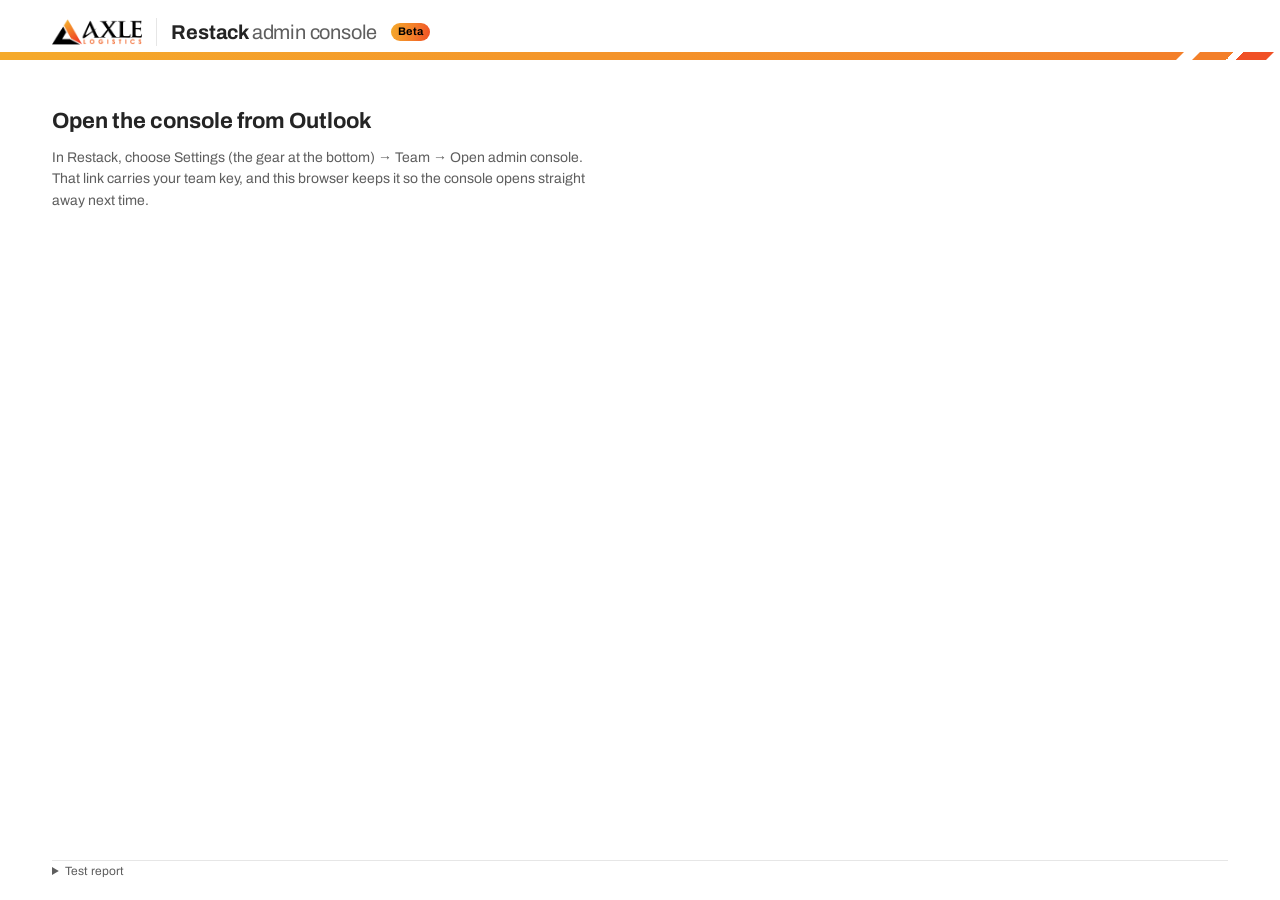
<file: beta/console.html>
<!doctype html>
<html lang="en">
<head>
  <meta charset="utf-8">
  <meta name="viewport" content="width=device-width, initial-scale=1">
  <title>Restack admin console</title>
  <link rel="icon" href="icon-32.png">
  <!-- The console is Restack's own page in a wide layout. What comes after # (your team key, from
       Outlook) goes along with it; it stays in your browser and never reaches GitHub's servers. -->
  <script>location.replace('taskpane.html?console' + location.hash);</script>
</head>
<body>
  <p><a href="taskpane.html?console">Open the Restack admin console</a></p>
</body>
</html>
</file>
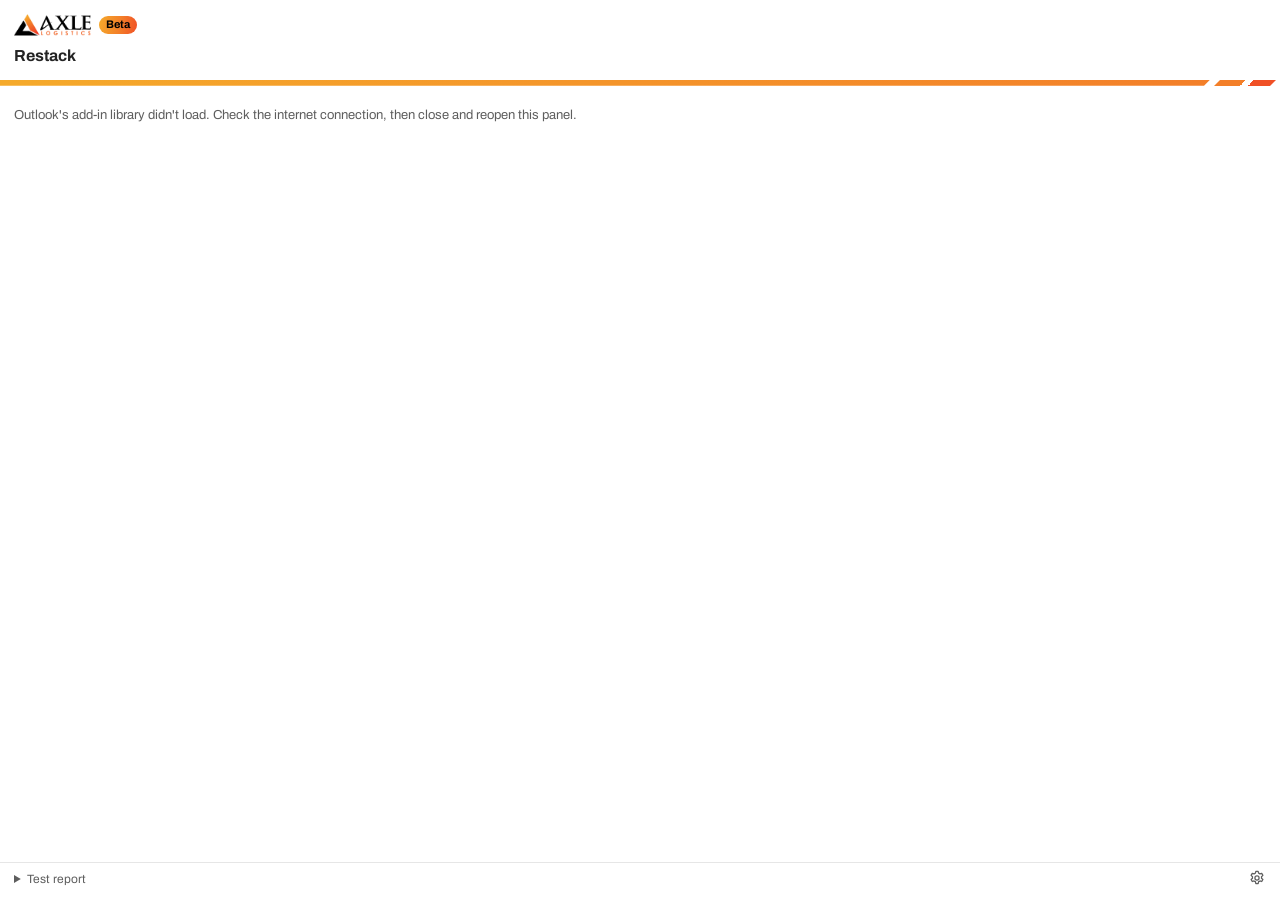
<file: beta/taskpane.html>
<!doctype html>
<html lang="en">
<head>
  <meta charset="utf-8">
  <meta name="viewport" content="width=device-width, initial-scale=1">
  <title>Restack</title>
  <!-- Which version this page is (taskpane.js reloads the page once if it was kept from an older one) -->
  <meta name="restack-version" content="0.16.2">
  <!-- light or dark before anything shows, so the panel doesn't flash white in dark mode -->
  <script src="mode.js?v=0.16.2"></script>
  <script src="https://appsforoffice.microsoft.com/lib/1/hosted/office.js"></script>
  <script src="pdf-lib.min.js"></script>
  <script src="pako_inflate.min.js"></script>
  <script src="UTIF.js"></script>
  <!-- ?v= makes Outlook load the matching versions after an update -->
  <link rel="stylesheet" href="taskpane.css?v=0.16.2">
  <script type="module" src="taskpane.js?v=0.16.2"></script>
</head>
<body>
  <svg class="svg-defs" width="0" height="0" aria-hidden="true" focusable="false"><defs><linearGradient id="pin-fill" x1="0" y1="0" x2="1" y2="1"><stop offset="0" stop-color="#f5aa2b"/><stop offset=".55" stop-color="#f37f29"/><stop offset="1" stop-color="#f05026"/></linearGradient></defs></svg>
  <div id="app">
    <header class="top">
      <div class="brand-row">
        <img class="for-light" src="brand/axle-logo.png" alt="Axle Logistics">
        <img class="for-dark" src="brand/axle-logo-white.png" alt="Axle Logistics">
        <span id="beta-badge" class="beta-badge" hidden>Beta</span>
      </div>
      <h1 id="title">Restack</h1>
      <p id="summary">Starting…</p>
      <p id="one-tip" class="one-tip" hidden>
        <button id="tip-info" class="info-btn" type="button" aria-label="How to include every email in the thread" aria-expanded="false" aria-controls="howto" title="How to include every email">
          <svg viewBox="0 0 20 20" width="18" height="18" aria-hidden="true"><circle cx="10" cy="10" r="7.6" fill="none" stroke="currentColor" stroke-width="1.5"/><path d="M10 9v4.8" stroke="currentColor" stroke-width="1.7" stroke-linecap="round"/><circle cx="10" cy="6.3" r="1.05" fill="currentColor"/></svg>
        </button>
        <span><span data-w="oneEmailTip">Only 1 email came through. To include the whole thread, select every email in it.</span>
          <button id="tip-keep" class="tip-keep" type="button" data-w="keepAddingTip">Or keep adding as you click each one</button></span>
      </p>
      <!-- Keep adding (for mail that isn't shown as conversations): each email clicked adds its files -->
      <div id="keep-bar" class="keep-bar" hidden>
        <svg class="keep-icon" viewBox="0 0 20 20" width="18" height="18" aria-hidden="true" fill="none" stroke="currentColor" stroke-width="1.6" stroke-linecap="round" stroke-linejoin="round"><rect x="6" y="2.5" width="11" height="9.5" rx="1.6"/><path d="M3.5 6.5v9a1.6 1.6 0 0 0 1.6 1.6h9.4"/><path d="M9.3 7.2h4.4M11.5 5v4.4"/></svg>
        <p class="keep-main"><b data-w="keepAdding">Keep adding</b> <span id="keep-count" class="keep-count"></span><br><span id="keep-text" class="keep-text" role="status" data-w="keepAddingNote">Click each email in the thread to add its files.</span></p>
        <span class="keep-actions">
          <button id="keep-restart" class="link-btn" type="button">Start over</button>
          <button id="keep-off" class="link-btn" type="button">Turn off</button>
        </span>
      </div>
      <div id="keep-ask" class="keep-ask" role="alert" hidden>
        <p id="keep-ask-text"></p>
        <div class="btn-row">
          <button id="keep-add-anyway" class="btn" type="button">Add its files</button>
          <button id="keep-ask-restart" class="btn primary" type="button">Start over with it</button>
        </div>
      </div>
    </header>

    <!-- Reading emails: the attachment list -->
    <main id="read-view" class="view" hidden>
      <div class="list-tools">
        <div class="tools-row">
          <label class="check-all">
            <input type="checkbox" id="check-all">
            <span data-w="selectAll">Select all</span>
          </label>
          <span id="selected-count" class="muted"></span>
        </div>
        <label class="multi-stop">
          <input type="checkbox" id="multi-stop">
          <span><b data-w="multiStop">Multi-stop</b> <span class="muted">· <span data-w="multiStopNote">one PDF per stop: -1, -2…</span></span></span>
        </label>
      </div>
      <div class="list-wrap">
        <div id="details-head" class="details-head" aria-hidden="true" hidden><span></span><span>Name</span><span class="h-from">From</span><span>Received</span><span class="h-size">Size</span><span></span></div>
        <ul id="file-list" class="file-list" data-view="medium"></ul>
        <div id="drop-line" class="drop-line" hidden></div>
      </div>
      <label id="logos-toggle" class="logos-toggle" hidden>
        <input type="checkbox" id="show-logos">
        <span><span data-w="showLogos">Show logos &amp; icons</span> (<span id="logo-count">0</span>)</span>
      </label>
    </main>

    <!-- Writing an email: attach the PDF made with the Email button -->
    <main id="compose-view" class="view" hidden>
      <div class="compose-card">
        <p id="compose-text">Looking for a combined PDF…</p>
        <button id="btn-attach" class="btn primary" hidden data-w="attachPdf">Attach PDF</button>
      </div>
    </main>

    <!-- Nothing to show -->
    <main id="message-view" class="view" hidden>
      <p id="message-text" class="notice"></p>
    </main>

    <footer id="actions" class="actions" hidden>
      <div id="rc-banner" class="rc-banner" role="alert" hidden>
        <p id="rc-banner-text"></p>
        <div class="btn-row">
          <button id="rc-leave-out" class="btn primary" type="button">Leave it out</button>
          <button id="rc-keep" class="btn" type="button" data-w="notARateCon">Not a rate con</button>
        </div>
      </div>
      <div id="save-actions" class="save-actions">
        <div class="menu-wrap">
          <button id="btn-email" class="btn primary menu-btn" type="button" aria-haspopup="menu" aria-expanded="false" aria-controls="email-menu">
            <span data-w="email">Email</span>
            <svg class="chev" viewBox="0 0 20 20" width="14" height="14" aria-hidden="true"><path d="M5 7.5 10 12.5l5-5" fill="none" stroke="currentColor" stroke-width="1.8" stroke-linecap="round" stroke-linejoin="round"/></svg>
          </button>
          <div id="email-menu" class="menu" role="menu" aria-label="Email" hidden></div>
        </div>
        <button id="btn-save" class="btn" type="button" data-w="savePdf">Save PDF…</button>
      </div>
      <form id="name-form" class="name-form" hidden>
        <label for="file-name" class="name-label" data-w="nameThePdf">Name the PDF</label>
        <div class="name-field">
          <input id="file-name" type="text" autocomplete="off" spellcheck="false" maxlength="120">
          <span class="name-ext" aria-hidden="true">.pdf</span>
        </div>
        <p id="name-hint" class="hint" hidden></p>
        <div class="btn-row">
          <button id="name-save" class="btn primary" type="submit" data-w="save">Save</button>
          <button id="name-cancel" class="btn" type="button" data-w="cancel">Cancel</button>
        </div>
      </form>
      <form id="load-form" class="name-form load-form" hidden novalidate>
        <div id="load-row" class="field-stack">
          <label for="load-number" class="name-label" data-w="loadNumber">Load number</label>
          <div class="name-field">
            <input id="load-number" type="text" autocomplete="off" spellcheck="false" maxlength="60">
          </div>
        </div>
        <p id="load-hint" class="hint"></p>
        <fieldset class="acc">
          <legend class="name-label"><span data-w="accessorials">Accessorials</span> <span class="muted">(optional)</span></legend>
          <div class="acc-picks">
            <label class="acc-pick"><input type="checkbox" id="acc-det"><span data-w="detention">Detention</span></label>
            <label class="acc-pick"><input type="checkbox" id="acc-lay"><span data-w="layover">Layover</span></label>
            <label class="acc-pick"><input type="checkbox" id="acc-lum"><span data-w="lumper">Lumper</span></label>
            <label class="acc-pick"><input type="checkbox" id="acc-oth"><span data-w="other">Other</span></label>
          </div>
          <div id="acc-det-box" class="acc-box" hidden>
            <div class="acc-head">
              <span class="acc-title" data-w="detention">Detention</span>
              <select id="det-at" aria-label="Detention at">
                <option value="">Shipper or receiver?</option>
                <option>Shipper</option>
                <option>Receiver</option>
              </select>
            </div>
            <div class="acc-grid3">
              <label class="acc-field"><span data-w="timeIn">IN</span><input id="det-in" type="text" autocomplete="off" spellcheck="false" maxlength="40"></label>
              <label class="acc-field"><span data-w="appointment">APPT</span><input id="det-appt" type="text" autocomplete="off" spellcheck="false" maxlength="40"></label>
              <label class="acc-field"><span data-w="timeOut">OUT</span><input id="det-out" type="text" autocomplete="off" spellcheck="false" maxlength="40"></label>
            </div>
            <label class="acc-field acc-inline"><span data-w="hoursRequested">Hours requested</span><input id="det-hours" type="text" inputmode="decimal" autocomplete="off" maxlength="20" placeholder="e.g. 2.5"></label>
          </div>
          <div id="acc-lay-box" class="acc-box" hidden>
            <div class="acc-head">
              <span class="acc-title" data-w="layover">Layover</span>
              <select id="lay-at" aria-label="Layover at">
                <option value="">Shipper or receiver?</option>
                <option>Shipper</option>
                <option>Receiver</option>
              </select>
            </div>
            <div class="acc-grid3">
              <label class="acc-field"><span data-w="timeIn">IN</span><input id="lay-in" type="text" autocomplete="off" spellcheck="false" maxlength="40"></label>
              <label class="acc-field"><span data-w="appointment">APPT</span><input id="lay-appt" type="text" autocomplete="off" spellcheck="false" maxlength="40"></label>
              <label class="acc-field"><span data-w="timeOut">OUT</span><input id="lay-out" type="text" autocomplete="off" spellcheck="false" maxlength="40"></label>
            </div>
          </div>
          <div id="acc-lum-box" class="acc-box" hidden>
            <div class="acc-head">
              <span class="acc-title" data-w="lumper">Lumper</span>
              <select id="lum-at" aria-label="Lumper at">
                <option value="">Shipper or receiver?</option>
                <option>Shipper</option>
                <option>Receiver</option>
              </select>
            </div>
            <label class="acc-field acc-inline"><span data-w="total">Total</span><span class="money"><span aria-hidden="true">$</span><input id="lum-total" type="text" inputmode="decimal" autocomplete="off" maxlength="20" placeholder="0.00"></span></label>
          </div>
          <div id="acc-oth-box" class="acc-box" hidden>
            <div class="acc-head">
              <span class="acc-title" data-w="other">Other</span>
              <select id="oth-at" aria-label="Other accessorial at">
                <option value="">Shipper or receiver?</option>
                <option>Shipper</option>
                <option>Receiver</option>
              </select>
            </div>
            <label class="acc-field acc-inline"><span data-w="otherType">Type</span><input id="oth-type" type="text" autocomplete="off" maxlength="60" placeholder="e.g. Driver assist"></label>
            <label class="acc-field acc-inline"><span data-w="total">Total</span><span class="money"><span aria-hidden="true">$</span><input id="oth-total" type="text" inputmode="decimal" autocomplete="off" maxlength="20" placeholder="0.00"></span></label>
          </div>
        </fieldset>
        <div id="checklist-box" class="checklist" hidden>
          <p id="checklist-title" class="checklist-title"></p>
          <div id="checklist-items" class="checklist-items"></div>
        </div>
        <p id="acc-error" class="hint error" role="alert"></p>
        <div class="btn-row">
          <button id="load-go" class="btn primary" type="submit" data-w="createEmail">Create email</button>
          <button id="load-cancel" class="btn" type="button" data-w="cancel">Cancel</button>
        </div>
      </form>
      <p id="status" class="status" role="status" aria-live="polite"></p>
      <div id="parts" class="parts" hidden></div>
    </footer>

    <div class="foot-row">
      <details id="diagnostics" class="diagnostics">
        <summary data-w="testReport">Test report</summary>
        <p class="muted small">Try the buttons above, then copy this and paste it into the chat.</p>
        <textarea id="report" readonly spellcheck="false" aria-label="Test report"></textarea>
        <button id="btn-copy-report" class="btn" type="button" data-w="copyReport">Copy report</button>
      </details>
      <!-- Settings: Manage templates, Team (the admin), Appearance, Text size, View, and two switches. Always at hand. -->
      <div class="foot-settings">
        <button id="btn-settings" class="icon-btn settings-btn" type="button" aria-haspopup="dialog" aria-expanded="false" aria-controls="settings-pop" data-w-aria="settings" data-w-title="settings" aria-label="Settings" title="Settings">
          <svg viewBox="0 0 20 20" width="18" height="18" aria-hidden="true"><path d="M8.7 2.6h2.6l.45 2.05c.55.2 1.06.5 1.5.86l2-.65 1.3 2.25-1.56 1.4a5.6 5.6 0 0 1 0 1.74l1.56 1.4-1.3 2.25-2-.65c-.44.37-.95.66-1.5.86l-.45 2.05H8.7l-.45-2.05a5.4 5.4 0 0 1-1.5-.86l-2 .65-1.3-2.25 1.56-1.4a5.6 5.6 0 0 1 0-1.74l-1.56-1.4 1.3-2.25 2 .65c.44-.37.95-.66 1.5-.86z" fill="none" stroke="currentColor" stroke-width="1.4" stroke-linejoin="round"/><circle cx="10" cy="10" r="2.3" fill="none" stroke="currentColor" stroke-width="1.4"/></svg>
        </button>
        <div id="settings-pop" class="settings-pop" role="dialog" aria-label="Settings" data-w-aria="settings" hidden>
          <button id="set-templates" class="menu-item" type="button" hidden><span class="mi-name" data-w="manageTemplates">Manage templates…</span></button>
          <!-- Team: only the team admin sees this -->
          <div id="set-team-group" hidden>
            <button id="set-team" class="menu-item set-row" type="button" aria-expanded="false" aria-controls="team-menu">
              <span id="set-team-name" class="mi-name">Team</span>
              <span class="set-now"><span id="set-team-now"></span></span>
              <svg class="chev" viewBox="0 0 20 20" width="14" height="14" aria-hidden="true"><path d="M5 7.5 10 12.5l5-5" fill="none" stroke="currentColor" stroke-width="1.8" stroke-linecap="round" stroke-linejoin="round"/></svg>
            </button>
            <div id="team-menu" class="set-list" role="group" aria-labelledby="set-team-name" hidden>
              <button id="team-publish" class="set-opt" type="button"><span class="opt-name">Publish to team</span><span id="team-publish-state" class="opt-val"></span></button>
              <button id="team-share" class="set-opt" type="button"><span class="opt-name">Share install file</span></button>
              <button id="team-share-beta" class="set-opt" type="button"><span class="opt-name">Share beta install file</span></button>
              <button id="team-rep-templates" class="set-opt" type="button" role="switch" aria-checked="false"><span class="opt-name">Reps can make templates</span><span class="switch" aria-hidden="true"></span></button>
              <button id="team-open-rc" class="set-opt" type="button"><span class="opt-name">Rate con check…</span><span id="team-rc-state" class="opt-val"></span></button>
              <button id="team-open-azure" class="set-opt" type="button"><span class="opt-name">Attach automatically…</span><span id="team-azure-state" class="opt-val"></span></button>
              <button id="team-open-receipts" class="set-opt" type="button"><span class="opt-name">Receipt file names…</span><span id="team-receipts-state" class="opt-val"></span></button>
              <button id="team-open-usage" class="set-opt" type="button"><span class="opt-name">Usage counts…</span><span id="team-usage-state" class="opt-val"></span></button>
              <button id="team-console" class="set-opt" type="button"><span class="opt-name">Open admin console</span><svg class="opt-ext" viewBox="0 0 20 20" width="14" height="14" aria-hidden="true"><path d="M11.5 3.5h5v5M16.5 3.5 9.5 10.5M8 5H4.5v10.5H15V12" fill="none" stroke="currentColor" stroke-width="1.6" stroke-linecap="round" stroke-linejoin="round"/></svg></button>
              <p id="team-menu-note" class="set-note" role="status" hidden></p>
            </div>
          </div>
          <div id="set-sep-look" class="menu-sep" hidden></div>
          <button id="set-appearance" class="menu-item set-row" type="button" aria-expanded="false" aria-controls="appearance-list">
            <span id="set-appearance-name" class="mi-name" data-w="appearance">Appearance</span>
            <span class="set-now"><span id="set-appearance-icon" class="set-now-icon" aria-hidden="true"></span><span id="set-appearance-now">Match Outlook</span></span>
            <svg class="chev" viewBox="0 0 20 20" width="14" height="14" aria-hidden="true"><path d="M5 7.5 10 12.5l5-5" fill="none" stroke="currentColor" stroke-width="1.8" stroke-linecap="round" stroke-linejoin="round"/></svg>
          </button>
          <div id="appearance-list" class="set-list" role="listbox" aria-labelledby="set-appearance-name" hidden>
              <button class="set-opt" type="button" role="option" data-value="light" aria-selected="false" tabindex="-1"><span class="opt-icon"><svg viewBox="0 0 20 20" width="16" height="16" aria-hidden="true" fill="none" stroke="currentColor" stroke-width="1.6" stroke-linecap="round" stroke-linejoin="round"><circle cx="10" cy="10" r="3.3"/><path d="M10 2.3v1.9M10 15.8v1.9M2.3 10h1.9M15.8 10h1.9M4.6 4.6l1.35 1.35M14.05 14.05l1.35 1.35M4.6 15.4l1.35-1.35M14.05 5.95l1.35-1.35"/></svg></span><span class="opt-name" data-w="light">Light</span><svg class="opt-check" viewBox="0 0 20 20" width="16" height="16" aria-hidden="true"><path d="M4.6 10.4 8.2 14l7.2-8" fill="none" stroke="currentColor" stroke-width="1.8" stroke-linecap="round" stroke-linejoin="round"/></svg></button>
              <button class="set-opt" type="button" role="option" data-value="dark" aria-selected="false" tabindex="-1"><span class="opt-icon"><svg viewBox="0 0 20 20" width="16" height="16" aria-hidden="true" fill="none" stroke="currentColor" stroke-width="1.6" stroke-linecap="round" stroke-linejoin="round"><path d="M16 12.6A6.6 6.6 0 0 1 7.4 4a6.6 6.6 0 1 0 8.6 8.6Z"/></svg></span><span class="opt-name" data-w="dark">Dark</span><svg class="opt-check" viewBox="0 0 20 20" width="16" height="16" aria-hidden="true"><path d="M4.6 10.4 8.2 14l7.2-8" fill="none" stroke="currentColor" stroke-width="1.8" stroke-linecap="round" stroke-linejoin="round"/></svg></button>
              <button class="set-opt" type="button" role="option" data-value="match" aria-selected="false" tabindex="-1"><span class="opt-icon"><svg viewBox="0 0 20 20" width="16" height="16" aria-hidden="true" fill="none" stroke="currentColor" stroke-width="1.6" stroke-linecap="round" stroke-linejoin="round"><rect x="2.8" y="3.6" width="14.4" height="9.8" rx="1.6"/><path d="M7.4 16.7h5.2M10 13.6v3"/></svg></span><span class="opt-name" data-w="matchOutlook">Match Outlook</span><svg class="opt-check" viewBox="0 0 20 20" width="16" height="16" aria-hidden="true"><path d="M4.6 10.4 8.2 14l7.2-8" fill="none" stroke="currentColor" stroke-width="1.8" stroke-linecap="round" stroke-linejoin="round"/></svg></button>
          </div>
          <button id="set-size" class="menu-item set-row" type="button" aria-expanded="false" aria-controls="size-list">
            <span id="set-size-name" class="mi-name" data-w="textSize">Text size</span>
            <span class="set-now"><span id="set-size-icon" class="set-now-icon" aria-hidden="true"></span><span id="set-size-now">Small</span></span>
            <svg class="chev" viewBox="0 0 20 20" width="14" height="14" aria-hidden="true"><path d="M5 7.5 10 12.5l5-5" fill="none" stroke="currentColor" stroke-width="1.8" stroke-linecap="round" stroke-linejoin="round"/></svg>
          </button>
          <div id="size-list" class="set-list" role="listbox" aria-labelledby="set-size-name" hidden>
              <button class="set-opt" type="button" role="option" data-value="small" aria-selected="false" tabindex="-1"><span class="opt-icon"><span class="size-a" style="font-size:11px">A</span></span><span class="opt-name" data-w="textSmall">Small</span><svg class="opt-check" viewBox="0 0 20 20" width="16" height="16" aria-hidden="true"><path d="M4.6 10.4 8.2 14l7.2-8" fill="none" stroke="currentColor" stroke-width="1.8" stroke-linecap="round" stroke-linejoin="round"/></svg></button>
              <button class="set-opt" type="button" role="option" data-value="medium" aria-selected="false" tabindex="-1"><span class="opt-icon"><span class="size-a" style="font-size:14px">A</span></span><span class="opt-name" data-w="textMedium">Medium</span><svg class="opt-check" viewBox="0 0 20 20" width="16" height="16" aria-hidden="true"><path d="M4.6 10.4 8.2 14l7.2-8" fill="none" stroke="currentColor" stroke-width="1.8" stroke-linecap="round" stroke-linejoin="round"/></svg></button>
              <button class="set-opt" type="button" role="option" data-value="large" aria-selected="false" tabindex="-1"><span class="opt-icon"><span class="size-a" style="font-size:17px">A</span></span><span class="opt-name" data-w="textLarge">Large</span><svg class="opt-check" viewBox="0 0 20 20" width="16" height="16" aria-hidden="true"><path d="M4.6 10.4 8.2 14l7.2-8" fill="none" stroke="currentColor" stroke-width="1.8" stroke-linecap="round" stroke-linejoin="round"/></svg></button>
          </div>
          <button id="set-view" class="menu-item set-row" type="button" aria-expanded="false" aria-controls="view-list">
            <span id="set-view-name" class="mi-name" data-w="view">View</span>
            <span class="set-now"><span id="set-view-icon" class="set-now-icon" aria-hidden="true"></span><span id="set-view-now">Medium pictures</span></span>
            <svg class="chev" viewBox="0 0 20 20" width="14" height="14" aria-hidden="true"><path d="M5 7.5 10 12.5l5-5" fill="none" stroke="currentColor" stroke-width="1.8" stroke-linecap="round" stroke-linejoin="round"/></svg>
          </button>
          <div id="view-list" class="set-list" role="listbox" aria-labelledby="set-view-name" hidden>
              <button class="set-opt" type="button" role="option" data-value="large" aria-selected="false" tabindex="-1"><span class="opt-icon"><svg viewBox="0 0 20 20" width="16" height="16" aria-hidden="true" fill="none" stroke="currentColor" stroke-width="1.6" stroke-linecap="round" stroke-linejoin="round"><rect x="2.5" y="2.5" width="6.4" height="6.4" rx="1.2"/><rect x="11.1" y="2.5" width="6.4" height="6.4" rx="1.2"/><rect x="2.5" y="11.1" width="6.4" height="6.4" rx="1.2"/><rect x="11.1" y="11.1" width="6.4" height="6.4" rx="1.2"/></svg></span><span class="opt-name" data-w="viewLarge">Large pictures</span><svg class="opt-check" viewBox="0 0 20 20" width="16" height="16" aria-hidden="true"><path d="M4.6 10.4 8.2 14l7.2-8" fill="none" stroke="currentColor" stroke-width="1.8" stroke-linecap="round" stroke-linejoin="round"/></svg></button>
              <button class="set-opt" type="button" role="option" data-value="medium" aria-selected="false" tabindex="-1"><span class="opt-icon"><svg viewBox="0 0 20 20" width="16" height="16" aria-hidden="true" fill="none" stroke="currentColor" stroke-width="1.6" stroke-linecap="round" stroke-linejoin="round"><rect x="2.5" y="3" width="4.5" height="4.5" rx=".8"/><path d="M9.5 4.2h8M9.5 6.6h5"/><rect x="2.5" y="12" width="4.5" height="4.5" rx=".8"/><path d="M9.5 13.2h8M9.5 15.6h5"/></svg></span><span class="opt-name" data-w="viewMedium">Medium pictures</span><svg class="opt-check" viewBox="0 0 20 20" width="16" height="16" aria-hidden="true"><path d="M4.6 10.4 8.2 14l7.2-8" fill="none" stroke="currentColor" stroke-width="1.8" stroke-linecap="round" stroke-linejoin="round"/></svg></button>
              <button class="set-opt" type="button" role="option" data-value="small" aria-selected="false" tabindex="-1"><span class="opt-icon"><svg viewBox="0 0 20 20" width="16" height="16" aria-hidden="true" fill="none" stroke="currentColor" stroke-width="1.6" stroke-linecap="round" stroke-linejoin="round"><rect x="2.5" y="3.2" width="3" height="3" rx=".6"/><path d="M8 4.7h9.5"/><rect x="2.5" y="8.5" width="3" height="3" rx=".6"/><path d="M8 10h9.5"/><rect x="2.5" y="13.8" width="3" height="3" rx=".6"/><path d="M8 15.3h9.5"/></svg></span><span class="opt-name" data-w="viewSmall">Small pictures</span><svg class="opt-check" viewBox="0 0 20 20" width="16" height="16" aria-hidden="true"><path d="M4.6 10.4 8.2 14l7.2-8" fill="none" stroke="currentColor" stroke-width="1.8" stroke-linecap="round" stroke-linejoin="round"/></svg></button>
              <button class="set-opt" type="button" role="option" data-value="list" aria-selected="false" tabindex="-1"><span class="opt-icon"><svg viewBox="0 0 20 20" width="16" height="16" aria-hidden="true" fill="none" stroke="currentColor" stroke-width="1.6" stroke-linecap="round" stroke-linejoin="round"><path d="M6.5 4.5h11M6.5 10h11M6.5 15.5h11"/><circle cx="3.4" cy="4.5" r=".9" fill="currentColor" stroke="none"/><circle cx="3.4" cy="10" r=".9" fill="currentColor" stroke="none"/><circle cx="3.4" cy="15.5" r=".9" fill="currentColor" stroke="none"/></svg></span><span class="opt-name" data-w="viewList">List</span><svg class="opt-check" viewBox="0 0 20 20" width="16" height="16" aria-hidden="true"><path d="M4.6 10.4 8.2 14l7.2-8" fill="none" stroke="currentColor" stroke-width="1.8" stroke-linecap="round" stroke-linejoin="round"/></svg></button>
              <button class="set-opt" type="button" role="option" data-value="details" aria-selected="false" tabindex="-1"><span class="opt-icon"><svg viewBox="0 0 20 20" width="16" height="16" aria-hidden="true" fill="none" stroke="currentColor" stroke-width="1.6" stroke-linecap="round" stroke-linejoin="round"><rect x="2.5" y="3" width="15" height="14" rx="1.4"/><path d="M2.5 7.5h15M2.5 12.2h15M9.5 3v14"/></svg></span><span class="opt-name" data-w="viewDetails">Details</span><svg class="opt-check" viewBox="0 0 20 20" width="16" height="16" aria-hidden="true"><path d="M4.6 10.4 8.2 14l7.2-8" fill="none" stroke="currentColor" stroke-width="1.8" stroke-linecap="round" stroke-linejoin="round"/></svg></button>
              <button class="set-opt" type="button" role="option" data-value="tiles" aria-selected="false" tabindex="-1"><span class="opt-icon"><svg viewBox="0 0 20 20" width="16" height="16" aria-hidden="true" fill="none" stroke="currentColor" stroke-width="1.6" stroke-linecap="round" stroke-linejoin="round"><rect x="2.5" y="2.5" width="6.4" height="7" rx="1.2"/><rect x="11.1" y="2.5" width="6.4" height="7" rx="1.2"/><path d="M2.5 13h6.4M11.1 13h6.4M2.5 16h4M11.1 16h4"/></svg></span><span class="opt-name" data-w="viewTiles">Tiles</span><svg class="opt-check" viewBox="0 0 20 20" width="16" height="16" aria-hidden="true"><path d="M4.6 10.4 8.2 14l7.2-8" fill="none" stroke="currentColor" stroke-width="1.8" stroke-linecap="round" stroke-linejoin="round"/></svg></button>
          </div>
          <div id="set-sep-prefs" class="menu-sep" hidden></div>
          <button id="set-tag-receipts" class="menu-item set-row set-switch" type="button" role="switch" aria-checked="false" hidden><span class="mi-name" data-w="tagReceipts">Tag receipts by file name</span><span class="switch" aria-hidden="true"></span></button>
          <button id="set-keep-adding" class="menu-item set-row set-switch" type="button" role="switch" aria-checked="false" hidden><span class="mi-name" data-w="keepAdding">Keep adding</span><span class="switch" aria-hidden="true"></span></button>
        </div>
      </div>
    </div>
  </div>

  <!-- Full-panel preview -->
  <section id="preview" class="preview" hidden aria-label="Preview">
    <div class="preview-head">
      <button id="pv-close" class="icon-btn" type="button" aria-label="Back to the list" title="Back">
        <svg viewBox="0 0 20 20" width="18" height="18" aria-hidden="true"><path d="M12.5 4 6.5 10l6 6" fill="none" stroke="currentColor" stroke-width="1.8" stroke-linecap="round" stroke-linejoin="round"/></svg>
      </button>
      <div class="pv-title">
        <div id="pv-name" class="pv-name"></div>
        <div id="pv-meta" class="muted small"></div>
      </div>
      <button id="pv-prev" class="icon-btn" type="button" aria-label="Previous file" title="Previous file">
        <svg viewBox="0 0 20 20" width="18" height="18" aria-hidden="true"><path d="M5 12.5 10 7.5l5 5" fill="none" stroke="currentColor" stroke-width="1.8" stroke-linecap="round" stroke-linejoin="round"/></svg>
      </button>
      <button id="pv-next" class="icon-btn" type="button" aria-label="Next file" title="Next file">
        <svg viewBox="0 0 20 20" width="18" height="18" aria-hidden="true"><path d="M5 7.5 10 12.5l5-5" fill="none" stroke="currentColor" stroke-width="1.8" stroke-linecap="round" stroke-linejoin="round"/></svg>
      </button>
    </div>
    <div id="pv-body" class="preview-body"></div>
    <div class="preview-foot">
      <label class="check-all">
        <input type="checkbox" id="pv-include">
        <span id="pv-include-label" data-w="includeInPdf">Include in PDF</span>
      </label>
      <span class="pv-foot-end">
        <button id="pv-order-reset" class="link-btn" type="button" hidden data-w="resetOrder">Reset page order</button>
        <span id="pv-pages" class="muted small"></span>
      </span>
    </div>
    <div class="pv-admin">
      <button id="pv-rc-sample" class="link-btn" type="button" hidden data-w="useAsRcSample">Use as rate con sample</button>
    </div>
  </section>

  <!-- Email templates: list and editor -->
  <section id="templates" class="preview" hidden aria-label="Email templates">
    <div class="preview-head">
      <button id="tpl-back" class="icon-btn" type="button" aria-label="Back to the list" title="Back">
        <svg viewBox="0 0 20 20" width="18" height="18" aria-hidden="true"><path d="M12.5 4 6.5 10l6 6" fill="none" stroke="currentColor" stroke-width="1.8" stroke-linecap="round" stroke-linejoin="round"/></svg>
      </button>
      <div class="pv-title">
        <div id="tpl-title" class="pv-name">Email templates</div>
        <div id="tpl-subtitle" class="muted small">Team templates and your own</div>
      </div>
    </div>
    <div class="sheet-body">
      <div id="tpl-list-view">
        <section class="tpl-section">
          <div class="tpl-head">
            <h2>Team templates <span id="team-count" class="tpl-count"></span></h2>
            <span id="team-note" class="muted small"></span>
          </div>
          <div id="con-tpl-tools" class="con-tpl-tools" hidden>
            <input id="tpl-search" type="search" autocomplete="off" spellcheck="false" placeholder="Search templates" aria-label="Search templates">
            <button id="con-new" class="btn" type="button">New template</button>
          </div>
          <p id="team-empty" class="tpl-empty" hidden></p>
          <ul id="team-list" class="tpl-list"></ul>
          <div id="team-admin" class="tpl-actions" hidden>
            <button id="team-new" class="btn" type="button">New team template</button>
            <div id="tpl-publish-box" class="publish-box" hidden>
              <p id="tpl-publish-text" class="hint"></p>
              <div><button id="tpl-publish" class="btn primary" type="button">Publish to team</button></div>
            </div>
          </div>
        </section>
        <section id="mine-section" class="tpl-section">
          <div class="tpl-head">
            <h2>My templates</h2>
            <span class="muted small">Only you see these</span>
          </div>
          <p id="mine-empty" class="tpl-empty" hidden>Make your own templates for addresses you send to often. They're saved to your Outlook account.</p>
          <ul id="mine-list" class="tpl-list"></ul>
          <div class="tpl-actions">
            <button id="mine-new" class="btn" type="button">New template</button>
          </div>
        </section>
      </div>
      <div id="tpl-pick" class="tpl-pick" hidden>
        <p>Pick a template to edit it, or make a new one.</p>
      </div>
      <form id="tpl-form" class="tpl-form" hidden novalidate>
        <h2 id="tpl-form-title" class="tpl-form-title" hidden></h2>
        <label class="field">
          <span>Template name</span>
          <input id="tpl-name" type="text" maxlength="60" autocomplete="off" placeholder="Walmart PODs">
        </label>
        <label class="field">
          <span>To</span>
          <input id="tpl-to" type="text" autocomplete="off" spellcheck="false" placeholder="pods@example.com">
          <small class="hint">Separate addresses with ; or ,</small>
        </label>
        <label class="field">
          <span>CC <span class="muted">(optional)</span></span>
          <input id="tpl-cc" type="text" autocomplete="off" spellcheck="false">
        </label>
        <label class="field">
          <span>Message</span>
          <textarea id="tpl-message" rows="5"></textarea>
        </label>
        <label class="check-row tpl-check">
          <input type="checkbox" id="tpl-no-lumper">
          <span>Say <b>No Lumper</b> in the message when Lumper isn't ticked</span>
        </label>
        <div class="field">
          <label class="check-row tpl-check">
            <input type="checkbox" id="tpl-acc-sep">
            <span>Accessorials in a separate email</span>
          </label>
          <div id="tpl-acc-row" class="tpl-sub tpl-acc" hidden>
            <small class="hint">When Detention, Layover, Lumper or Other is ticked, Create email opens two emails: the PODs, and a request like <b>3645493 - Detention/Lumper Request</b> with the PODs and receipts attached and the details in it.</small>
            <label class="field">
              <span>To <span class="muted">(blank: the same as above)</span></span>
              <input id="tpl-acc-to" type="text" autocomplete="off" spellcheck="false" placeholder="accessorials@example.com">
            </label>
            <label class="field">
              <span>CC <span class="muted">(optional)</span></span>
              <input id="tpl-acc-cc" type="text" autocomplete="off" spellcheck="false">
            </label>
            <label class="field">
              <span>Message <span class="muted">(optional)</span></span>
              <textarea id="tpl-acc-message" rows="3"></textarea>
              <small class="hint">Each accessorial's details go under it. Type <b>{types}</b> for Detention, Lumper and so on.</small>
            </label>
          </div>
        </div>
        <label class="field">
          <span>Checklist before sending <span class="muted">(optional)</span></span>
          <textarea id="tpl-checklist" rows="3" placeholder="One item per line, e.g. Receiver's printed name and signature on the POD"></textarea>
          <small class="hint">One item per line. Each one has to be ticked before Create email will open the email.</small>
        </label>
        <label class="field">
          <span>Customer name <span class="muted">(optional)</span></span>
          <input id="tpl-customer" type="text" maxlength="60" autocomplete="off" placeholder="Walgreens">
          <small class="hint">Fills in <b>{company}</b> in the questions below.</small>
        </label>
        <div class="field q-field">
          <span>Questions before Create email <span class="muted">(optional)</span></span>
          <small class="hint">Asked in a pop-up when someone picks this template. Each answer goes to the next question, jumps ahead to a later one, continues to the email, or stops with your message.</small>
          <div id="q-intro-row" class="q-intro-row" hidden>
            <label for="q-intro" class="q-sub-label">Opening line</label>
            <textarea id="q-intro" class="q-intro" rows="2" maxlength="300"></textarea>
          </div>
          <ol id="q-list" class="q-list"></ol>
          <div><button id="q-add" class="btn" type="button">Add a question</button></div>
        </div>
        <label class="field">
          <span>PDF name</span>
          <span class="name-field">
            <input id="tpl-file" type="text" maxlength="120" autocomplete="off" spellcheck="false">
            <span class="name-ext" aria-hidden="true">.pdf</span>
          </span>
        </label>
        <div class="field">
          <span>Files</span>
          <label class="check-row tpl-check">
            <input type="checkbox" id="tpl-stop-files">
            <span>Multi-stop loads: each stop in its own file (-1, -2…). Off: all stops in one file, in stop order.</span>
          </label>
          <label class="check-row tpl-check">
            <input type="checkbox" id="tpl-lumper-sep">
            <span>Receipts in their own file</span>
          </label>
          <div id="tpl-lumper-row" class="tpl-sub" hidden>
            <span class="name-field">
              <input id="tpl-lumper-name" type="text" maxlength="120" autocomplete="off" spellcheck="false" aria-label="Receipt file name">
              <span class="name-ext" aria-hidden="true">.pdf</span>
            </span>
            <small class="hint">Tick <b data-w="receipt">Receipt</b> on those files in the list, or on their pages in the preview.</small>
          </div>
        </div>
        <p class="hint tpl-tip">Type <b>{load}</b> wherever the load number goes. You'll be asked for it each time you use the template. The subject is always the load number and POD(s), like <b>3645493 POD(s)</b>. A PDF over 10 MB is split, in page order, into 3645493-1, 3645493-2 and so on, all attached to the same email. Stop files and receipt files are kept whole.</p>
        <p id="tpl-error" class="status error" role="alert"></p>
        <div class="btn-row">
          <button id="tpl-save" class="btn primary" type="submit">Save template</button>
          <button id="tpl-cancel" class="btn" type="button">Cancel</button>
        </div>
        <div class="tpl-more">
          <button id="tpl-duplicate" class="link-btn" type="button" hidden>Make a copy</button>
          <button id="tpl-delete" class="link-btn danger" type="button" hidden>Delete this template</button>
        </div>
      </form>
    </div>
  </section>

  <!-- Team settings (the team admin, from Settings → Team): one at a time -->
  <section id="team-sheet" class="preview" hidden aria-label="Team settings">
    <div class="preview-head">
      <button id="team-back" class="icon-btn" type="button" aria-label="Back" title="Back">
        <svg viewBox="0 0 20 20" width="18" height="18" aria-hidden="true"><path d="M12.5 4 6.5 10l6 6" fill="none" stroke="currentColor" stroke-width="1.8" stroke-linecap="round" stroke-linejoin="round"/></svg>
      </button>
      <div class="pv-title">
        <div id="team-title" class="pv-name">Team</div>
        <div id="team-subtitle" class="muted small"></div>
      </div>
    </div>
    <div class="sheet-body">
      <section id="rc-section" class="team-section" hidden>
        <div class="azure-form">
          <p id="rc-text" class="hint"></p>
          <div class="btn-row rc-buttons">
            <button id="rc-choose" class="btn" type="button" hidden>Choose a rate con PDF…</button>
            <button id="rc-remove" class="btn" type="button" hidden>Remove the sample</button>
          </div>
          <input id="rc-file" type="file" accept="application/pdf,.pdf" hidden>
        </div>
      </section>
      <section id="azure-section" class="team-section" hidden>
        <div class="azure-form">
          <p class="hint">With your PDF Emails Azure function set up, Create email opens with the PDF already attached, for everyone on your team.</p>
          <label class="field">
            <span>Function address</span>
            <input id="az-url" type="text" inputmode="url" autocomplete="off" spellcheck="false" placeholder="yourapp.azurewebsites.net">
            <small class="hint">Your PDF Emails Function App's Default domain, from its Overview page in the Azure portal.</small>
          </label>
          <label class="field">
            <span>Upload key</span>
            <span class="name-field">
              <input id="az-key" type="text" autocomplete="off" spellcheck="false" placeholder="Generate one">
              <button id="az-gen" class="link-btn" type="button">Generate</button>
              <button id="az-copy" class="link-btn" type="button">Copy</button>
            </span>
            <small class="hint">The same value goes in that Function App's THREAD_ATTACHMENTS_UPLOAD_KEY setting.</small>
          </label>
          <p id="az-status" class="hint" role="status"></p>
          <div class="btn-row">
            <button id="az-save" class="btn primary" type="button">Save</button>
            <button id="az-test" class="btn" type="button">Test connection</button>
          </div>
        </div>
      </section>
      <section id="receipts-section" class="team-section" hidden>
        <div class="azure-form">
          <p class="hint">Files with one of these words in their name start out tagged <b>Receipt</b>, so they go after the PODs (or into their own file) without a click. It works for each rep who turns on <b>Tag receipts by file name</b> in their Settings.</p>
          <label class="field">
            <span>Words</span>
            <input id="rw-words" type="text" autocomplete="off" spellcheck="false" maxlength="300" placeholder="lumper, receipt">
            <small class="hint">Separate them with commas. Capital letters don't matter, and a word can be part of a longer name: <b>receipt</b> also tags <b>Receipts 3645493.pdf</b>. A <b>Delivery Receipt</b> is a POD, so that "receipt" doesn't count.</small>
          </label>
          <p id="rw-status" class="hint" role="status"></p>
          <div class="btn-row">
            <button id="rw-save" class="btn primary" type="button">Save</button>
            <button id="rw-default" class="btn" type="button">Use lumper, receipt</button>
          </div>
        </div>
      </section>
      <section id="usage-section" class="team-section" hidden>
        <div class="azure-form">
          <p class="hint">With your Restack Usage Azure function set up, each rep's panel counts the PDFs it makes and saves and the emails it creates, and the admin console's Usage tab shows everyone's numbers. Only counts are sent: no files, file names, load numbers or customer addresses.</p>
          <label class="field">
            <span>Function address</span>
            <input id="us-url" type="text" inputmode="url" autocomplete="off" spellcheck="false" placeholder="yourusageapp.azurewebsites.net">
            <small class="hint">Your Restack Usage Function App's Default domain, from its Overview page in the Azure portal.</small>
          </label>
          <label class="field">
            <span>Counting key</span>
            <span class="name-field">
              <input id="us-key" type="text" autocomplete="off" spellcheck="false" placeholder="Generate one">
              <button id="us-gen" class="link-btn" type="button">Generate</button>
              <button id="us-copy" class="link-btn" type="button">Copy</button>
            </span>
            <small class="hint">Goes in the Function App's RESTACK_USAGE_KEY setting. It's published with your templates, so reps' panels can send their counts.</small>
          </label>
          <label class="field">
            <span>Admin key</span>
            <span class="name-field">
              <input id="us-admin" type="text" autocomplete="off" spellcheck="false" placeholder="Generate one">
              <button id="us-admin-gen" class="link-btn" type="button">Generate</button>
              <button id="us-admin-copy" class="link-btn" type="button">Copy</button>
            </span>
            <small class="hint">Goes in RESTACK_USAGE_ADMIN_KEY. It's what lets the admin console read everyone's numbers, so it stays in your Outlook and isn't published.</small>
          </label>
          <p id="us-status" class="hint" role="status"></p>
          <div class="btn-row">
            <button id="us-save" class="btn primary" type="button">Save</button>
            <button id="us-test" class="btn" type="button">Test connection</button>
          </div>
        </div>
      </section>
    </div>
  </section>


  <!-- The admin console (console.html opens this page as taskpane.html?console): the team's templates,
       settings and usage at full size, in a browser window. The panel's own screens move in here. -->
  <div id="console" class="console" hidden>
    <header class="con-top">
      <div class="con-top-in">
        <div class="con-brand">
          <img class="for-light" src="brand/axle-logo.png" alt="Axle Logistics">
          <img class="for-dark" src="brand/axle-logo-white.png" alt="Axle Logistics">
          <span class="con-title">Restack <span class="con-title-sub">admin console</span></span>
          <span id="con-beta" class="beta-badge" hidden>Beta</span>
        </div>
        <div id="con-publish-box" class="con-publish" hidden>
          <p id="con-publish-text" class="con-publish-text"></p>
          <button id="con-publish" class="btn primary" type="button">Publish to team</button>
        </div>
      </div>
      <nav id="con-tabs" class="con-tabs" role="tablist" aria-label="Admin console" hidden>
        <button id="con-tab-templates" class="con-tab" type="button" role="tab" aria-selected="true" aria-controls="con-templates">Templates</button>
        <button id="con-tab-team" class="con-tab" type="button" role="tab" aria-selected="false" aria-controls="con-team" tabindex="-1">Team settings</button>
        <button id="con-tab-usage" class="con-tab" type="button" role="tab" aria-selected="false" aria-controls="con-usage" tabindex="-1">Usage</button>
      </nav>
    </header>
    <div class="con-main">
      <p id="con-note" class="con-note" role="status" hidden></p>
      <div id="con-locked" class="con-locked" hidden></div>

      <section id="con-templates" class="con-panel" role="tabpanel" aria-labelledby="con-tab-templates" hidden></section>

      <section id="con-team" class="con-panel" role="tabpanel" aria-labelledby="con-tab-team" hidden>
        <div class="con-cards">
          <article class="con-card" id="con-card-publishing">
            <header class="con-card-head"><h2>Publishing</h2><span id="github-state" class="con-chip"></span></header>
            <div class="con-card-body azure-form">
              <p class="hint">Publish to team downloads <b>team.json</b> for you to upload to your GitHub repository. With a GitHub token here, it goes straight to GitHub instead.</p>
              <label class="field">
                <span>Repository</span>
                <input id="gh-repo" type="text" autocomplete="off" spellcheck="false" placeholder="owner/repository">
              </label>
              <label class="field">
                <span>GitHub token <span class="muted">(optional)</span></span>
                <input id="gh-token" type="text" autocomplete="off" spellcheck="false" placeholder="github_pat_…">
                <small class="hint">A fine-grained personal access token for this one repository, with <b>Contents: Read and write</b>. Make one on GitHub under Settings → Developer settings → Personal access tokens → Fine-grained tokens.</small>
              </label>
              <label class="check-row tpl-check"><input id="gh-remember" type="checkbox"><span>Remember it in this browser (otherwise it's forgotten when you close this tab)</span></label>
              <p id="gh-status" class="hint" role="status"></p>
              <div class="btn-row">
                <button id="gh-save" class="btn primary" type="button">Save</button>
                <button id="gh-test" class="btn" type="button">Test</button>
                <button id="gh-forget" class="btn" type="button">Remove the token</button>
              </div>
            </div>
          </article>
          <article class="con-card" id="con-card-install">
            <header class="con-card-head"><h2>Install files</h2></header>
            <div class="con-card-body azure-form">
              <p class="hint"><b>restack-team.xml</b> is what reps install. <b>restack-beta.xml</b> is Restack Beta, for you: it runs whatever is in your repository's <b>beta</b> folder, next to Restack, so you can try a new version before reps get it. Both carry your team key, so keep them within your team.</p>
              <div class="btn-row">
                <button id="con-share" class="btn" type="button">Download restack-team.xml</button>
                <button id="con-share-beta" class="btn" type="button">Download restack-beta.xml</button>
              </div>
            </div>
          </article>
          <article class="con-card" id="con-card-reps">
            <header class="con-card-head"><h2>Reps' own templates</h2></header>
            <div class="con-card-body azure-form">
              <button id="con-rep-templates" class="con-switch" type="button" role="switch" aria-checked="false"><span>Reps can make their own templates</span><span class="switch" aria-hidden="true"></span></button>
              <p class="hint">Off: reps use only the team templates. Their own templates stay in their Outlook either way.</p>
            </div>
          </article>
          <article class="con-card" data-section="rc-section">
            <header class="con-card-head"><h2>Rate confirmation check</h2><span id="rc-state" class="con-chip"></span></header>
            <div class="con-card-body"></div>
          </article>
          <article class="con-card" data-section="azure-section">
            <header class="con-card-head"><h2>Attach automatically</h2><span id="azure-state" class="con-chip"></span></header>
            <div class="con-card-body"></div>
          </article>
          <article class="con-card" data-section="receipts-section">
            <header class="con-card-head"><h2>Receipt file names</h2><span id="receipts-state" class="con-chip"></span></header>
            <div class="con-card-body"></div>
          </article>
          <article class="con-card" data-section="usage-section" id="con-card-usage">
            <header class="con-card-head"><h2>Usage counts</h2><span id="usage-state" class="con-chip"></span></header>
            <div class="con-card-body"></div>
          </article>
          <article class="con-card" id="con-card-browser">
            <header class="con-card-head"><h2>This browser</h2></header>
            <div class="con-card-body azure-form">
              <p class="hint">The console keeps your team key, usage admin key and any GitHub token you chose to remember in this browser, so a bookmark to it works next time. On a shared computer, remove them when you're done.</p>
              <p id="forget-status" class="hint" role="status"></p>
              <div><button id="con-forget" class="btn" type="button">Remove them from this browser</button></div>
            </div>
          </article>
        </div>
      </section>

      <section id="con-usage" class="con-panel" role="tabpanel" aria-labelledby="con-tab-usage" hidden>
        <div class="us-bar">
          <div class="us-ranges" role="group" aria-label="Dates">
            <button class="us-range" type="button" data-range="7" aria-pressed="false">Last 7 days</button>
            <button class="us-range" type="button" data-range="30" aria-pressed="true">Last 30 days</button>
            <button class="us-range" type="button" data-range="month" aria-pressed="false">This month</button>
            <button class="us-range" type="button" data-range="last-month" aria-pressed="false">Last month</button>
            <button class="us-range" type="button" data-range="year" aria-pressed="false">This year</button>
          </div>
          <div class="us-dates">
            <label><span>From</span><input id="us-from" type="date"></label>
            <label><span>To</span><input id="us-to" type="date"></label>
          </div>
          <div class="us-actions">
            <button id="us-refresh" class="btn" type="button">Refresh</button>
            <button id="us-csv" class="btn" type="button" disabled>Download CSV</button>
          </div>
        </div>
        <p id="us-line" class="us-line" role="status"></p>
        <div id="us-empty" class="us-empty" hidden></div>
        <div id="us-report" hidden>
          <dl id="us-figures" class="us-figures"></dl>
          <section class="us-block">
            <div class="us-block-head"><h2>Per day</h2><span class="us-key"><i class="k-email"></i>Emails <i class="k-save"></i>Saved PDFs</span></div>
            <div id="us-chart" class="us-chart"></div>
          </section>
          <div class="us-tables">
            <section class="us-block"><div class="us-block-head"><h2>By rep</h2></div><div class="us-scroll"><table id="us-reps" class="us-table"></table></div></section>
            <section class="us-block"><div class="us-block-head"><h2>By template</h2></div><div class="us-scroll"><table id="us-templates" class="us-table"></table></div></section>
          </div>
          <section class="us-block us-versions"><div class="us-block-head"><h2>Versions in use</h2></div><div class="us-scroll"><table id="us-versions" class="us-table"></table></div></section>
          <p class="hint us-about">Counted when a rep's panel saves a PDF, creates an email or leaves out a rate confirmation. Only counts are kept: the rep's email address, when, how many files, pages and PDFs, the template's name and which accessorials. Never the files, file names, load numbers or customer addresses. <label class="us-minutes">Time saved counts <input id="us-minutes" type="number" min="0" max="60" step="0.5" value="3"> minutes per PDF saved or email created.</label></p>
        </div>
      </section>
    </div>
    <footer id="con-foot" class="con-foot"></footer>
  </div>

  <!-- How to select every email in a thread (the one-email tip's info icon) -->
  <section id="howto" class="howto" role="dialog" aria-labelledby="howto-title" hidden>
    <div class="howto-head">
      <h2 id="howto-title">Select every email in the thread</h2>
      <button id="howto-close" class="icon-btn" type="button" aria-label="Close" title="Close">
        <svg viewBox="0 0 20 20" width="14" height="14" aria-hidden="true"><path d="m5 5 10 10M15 5 5 15" fill="none" stroke="currentColor" stroke-width="1.7" stroke-linecap="round"/></svg>
      </button>
    </div>
    <div class="howto-tabs" role="tablist" aria-label="Outlook version">
      <button id="howto-tab-new" type="button" role="tab" aria-selected="true" aria-controls="howto-stage">New Outlook</button>
      <button id="howto-tab-classic" type="button" role="tab" aria-selected="false" aria-controls="howto-stage" tabindex="-1">Classic Outlook</button>
      <button id="howto-tab-flat" type="button" role="tab" aria-selected="false" aria-controls="howto-stage" tabindex="-1">No conversations</button>
    </div>
    <div id="howto-stage" class="howto-stage" role="tabpanel" aria-label="How it looks" data-client="new" data-state="collapsed"></div>
    <ol id="howto-steps" class="howto-steps"></ol>
    <p id="howto-note" class="hint" hidden></p>
    <p id="howto-you" class="hint" hidden></p>
  </section>

  <!-- A template's questions, asked before the Create email step -->
  <div id="quiz" class="quiz" hidden>
    <div class="quiz-card" role="dialog" aria-modal="true" aria-label="Questions before the email">
      <p id="quiz-intro" class="quiz-intro">
        <svg viewBox="0 0 20 20" width="18" height="18" aria-hidden="true"><path d="M10 2.6 18 16.5H2Z" fill="#f2b000" stroke="#a86b00" stroke-width="1.1" stroke-linejoin="round"/><path d="M10 7.6v4.4" stroke="#3b2600" stroke-width="1.7" stroke-linecap="round"/><circle cx="10" cy="14.2" r="1" fill="#3b2600"/></svg>
        <span id="quiz-intro-text"></span>
      </p>
      <div id="quiz-body" class="quiz-body"></div>
      <div id="quiz-foot" class="quiz-foot">
        <button id="quiz-back" class="link-btn" type="button" hidden>Back</button>
        <button id="quiz-cancel" class="link-btn" type="button">Cancel</button>
      </div>
    </div>
  </div>

</body>
</html>
</file>
<file: taskpane.css>
/* Restack's colors. Light is the default; html[data-mode="dark"] (set from the light/dark button,
   or from Outlook with Match Outlook) swaps them for the dark ones further down. */
/* Jost, the typeface of the restack wordmark. Drawn 5% larger, with its line height set to what the panel
   was laid out for, so text takes the same room as before and sits the same way in buttons and rows. */
@font-face { font-family: "Jost"; src: url("fonts/jost-latin-400-normal.woff2") format("woff2"); font-weight: 400; font-display: swap; size-adjust: 105%; ascent-override: 83.6%; descent-override: 20%; line-gap-override: 0%; }
@font-face { font-family: "Jost"; src: url("fonts/jost-latin-600-normal.woff2") format("woff2"); font-weight: 600; font-display: swap; size-adjust: 105%; ascent-override: 83.6%; descent-override: 20%; line-gap-override: 0%; }
@font-face { font-family: "Jost"; src: url("fonts/jost-latin-700-normal.woff2") format("woff2"); font-weight: 700; font-display: swap; size-adjust: 105%; ascent-override: 83.6%; descent-override: 20%; line-gap-override: 0%; }

:root {
  color-scheme: light;
  --bg: #ffffff;
  --fg: #242424;
  --muted: #5e5e5e;
  --line: #e6e6e6;
  --line-soft: #f0f0f0;
  --surface: #ffffff;        /* inputs, buttons, menus */
  --surface-2: #f5f5f5;      /* quiet boxes */
  --surface-3: #efefef;      /* segmented controls */
  --field-line: #8a8a8a;
  --btn-line: #2b2b2b;
  --chip-line: #c8c8c8;
  --hover: #faf7f4;
  --hover-strong: #f1ebe5;
  --section-gap: #f3f3f3;
  --chip: #ebebeb;
  --accent: #c2410c;         /* links, focus rings, selected things */
  --accent-hover: #9a3412;
  --accent-ink: #ffffff;     /* text on the accent */
  --accent-soft: #fff1e8;
  --accent-soft-strong: #ffe0cc;
  --accent-soft-ink: #8a2e06;
  --select-bg: #ffe3cf;
  --check: #e8590c;          /* checkboxes */
  --warn-soft: #fff8e6; --warn-line: #f3dfae; --warn-ink: #4d3200;
  --tag-bg: #fff3d6; --tag-line: #e59a1f; --tag-ink: #7a4600;
  --danger: #b10e1c; --danger-soft: #fde7e9; --danger-line: #f1bbbc; --danger-ink: #751d1f; --danger-hover: #8e0b17;
  --ok: #0e700e;
  --preview-bg: #f0f0f0;
  --paper: #ffffff;          /* pages and photos stay white */
  --shadow-menu: 0 8px 16px rgba(0,0,0,.14), 0 0 2px rgba(0,0,0,.12);
  --shadow-pop: 0 12px 32px rgba(0,0,0,.28);
  --overlay: rgba(0,0,0,.4);
  /* Axle's orange, from the logo */
  --g1: #f5aa2b; --g2: #f37f29; --g3: #f05026;
  --btn-primary-bg: linear-gradient(100deg, var(--g1), var(--g2) 55%, var(--g3));
  --btn-primary-hover: linear-gradient(100deg, #eea01f, #ea721f 55%, #e2441b);
  --btn-primary-fg: #000000;
  /* the header: white when light, black when dark */
  --header-bg: #ffffff; --header-fg: var(--fg); --header-muted: var(--muted);
  /* the light/dark button in the footer */
  --pop-bg: #efefef; --pop-fg: #6b6b6b; --pop-on-bg: #ffffff; --pop-on-fg: #c2410c; --pop-closed: var(--muted);
  --font-ui: "Jost", "Segoe UI", "Segoe UI Web (West European)", -apple-system, BlinkMacSystemFont, Roboto, "Helvetica Neue", Arial, sans-serif;
  font-family: var(--font-ui);
  word-spacing: -.06em; /* Jost's spaces are wide for a narrow panel */
}

html[data-mode="dark"] {
  color-scheme: dark;
  --bg: #1b1b1b;
  --fg: #f3f3f3;
  --muted: #ababab;
  --line: #333333;
  --line-soft: #2b2b2b;
  --surface: #262626;
  --surface-2: #222222;
  --surface-3: #2e2e2e;
  --field-line: #6e6e6e;
  --btn-line: #5a5a5a;
  --chip-line: #555555;
  --hover: #24211f;
  --hover-strong: #34302c;
  --section-gap: #141414;
  --chip: #333333;
  --accent: #ff8a3d;
  --accent-hover: #ffa466;
  --accent-ink: #000000;
  --accent-soft: #3a2416;
  --accent-soft-strong: #4d2e19;
  --accent-soft-ink: #ffc7a1;
  --select-bg: #4d2e19;
  --check: #ff8a3d;
  --warn-soft: #33290f; --warn-line: #6b5310; --warn-ink: #ffe2a0;
  --tag-bg: #3a2c12; --tag-line: #b98316; --tag-ink: #ffd58a;
  --danger: #ff6b73; --danger-soft: #3b1a1c; --danger-line: #7a2e33; --danger-ink: #ffb4b8; --danger-hover: #e0434d;
  --ok: #6ccb5f;
  --preview-bg: #111111;
  --shadow-menu: 0 10px 24px rgba(0,0,0,.55), 0 0 0 1px rgba(255,255,255,.05);
  --shadow-pop: 0 16px 40px rgba(0,0,0,.65);
  --overlay: rgba(0,0,0,.62);
  --header-bg: #000000; --header-fg: #ffffff; --header-muted: #b5b5b5;
  --pop-bg: #2c2c2c; --pop-fg: #a3a3a3; --pop-on-bg: #424242; --pop-on-fg: #ff9a52; --pop-closed: #c8c8c8;
}

* { box-sizing: border-box; }
html, body { margin: 0; height: 100%; background: var(--bg); color: var(--fg); font-size: 13px; line-height: 1.4; }
button, input, textarea { font: inherit; color: inherit; word-spacing: inherit; }
[hidden] { display: none !important; }

#app { display: flex; flex-direction: column; height: 100%; min-height: 0; }

.top { position: relative; z-index: 3; padding: 13px 14px 17px; background: var(--header-bg); color: var(--header-fg); }
.top h1 { margin: 0; font-size: 16px; font-weight: 700; line-height: 1.3; letter-spacing: -.005em; overflow-wrap: anywhere; }
#summary { margin: 2px 0 0; font-size: 12px; color: var(--header-muted); }
.muted { color: var(--muted); }
.small { font-size: 12px; }

.view { flex: 1 1 auto; min-height: 0; overflow: auto; }

/* ---- list */
.list-tools {
  position: sticky; top: 0; z-index: 1; background: var(--bg);
  display: grid; gap: 7px; padding: 8px 14px; border-bottom: 1px solid var(--line);
}
.tools-row { display: flex; align-items: center; justify-content: space-between; gap: 8px; }
.check-all { display: inline-flex; align-items: center; gap: 8px; cursor: pointer; font-weight: 600; }
#selected-count { font-size: 12px; }

input[type="checkbox"] { width: 16px; height: 16px; margin: 0; accent-color: var(--check); cursor: pointer; flex: none; }
input[type="checkbox"]:disabled { cursor: default; }

.file-list { list-style: none; margin: 0; padding: 0; }
.file {
  display: grid; grid-template-columns: auto auto 1fr auto; align-items: center; column-gap: 10px; row-gap: 0;
  grid-template-areas: "check thumb text eye" "check thumb stop eye";
  padding: 7px 8px 7px 14px; border-bottom: 1px solid var(--line);
}
.file-label > input { grid-area: check; }
.file .thumb { grid-area: thumb; }
.file .file-text { grid-area: text; }
.file > .row-tags { grid-area: stop; justify-self: start; display: flex; flex-wrap: wrap; align-items: center; gap: 6px; margin-top: 4px; }
.file > .icon-btn { grid-area: eye; }
.file:hover { background: var(--hover); }
.file-label { display: contents; cursor: pointer; }
.file.locked .file-label { cursor: default; }
.file-text { min-width: 0; display: block; }
.file-name-row { display: flex; align-items: center; gap: 6px; min-width: 0; }
.file-name { display: block; min-width: 0; font-weight: 600; white-space: nowrap; overflow: hidden; text-overflow: ellipsis; }
.file.locked .file-name { font-weight: 400; color: var(--muted); }
.file-meta { display: block; font-size: 12px; color: var(--muted); white-space: nowrap; overflow: hidden; text-overflow: ellipsis; }
.file-note { display: block; font-size: 12px; color: var(--muted); font-style: italic; }
.file-note.picked { font-style: normal; color: var(--accent); }
.chip { flex: none; padding: 0 6px; border-radius: 9px; background: var(--chip); font-size: 11px; font-weight: 600; color: var(--fg); }

.icon-btn {
  width: 32px; height: 32px; border: 0; border-radius: 4px; background: transparent; color: var(--muted);
  display: inline-grid; place-items: center; cursor: pointer; flex: none;
}
.icon-btn:hover { background: var(--hover-strong); color: var(--fg); }
.icon-btn:disabled { opacity: .35; cursor: default; background: transparent; }
.icon-btn:focus-visible, .btn:focus-visible, input:focus-visible { outline: 2px solid var(--accent); outline-offset: 1px; }

.logos-toggle { display: flex; align-items: center; gap: 8px; padding: 10px 14px 14px; color: var(--muted); font-size: 12px; cursor: pointer; }

.notice { margin: 0; padding: 20px 14px; color: var(--muted); }

/* ---- actions */
.actions { flex: none; display: grid; gap: 6px; padding: 10px 14px 10px; border-top: 1px solid var(--line); background: var(--bg); }
.btn-row { display: grid; grid-template-columns: 1fr 1fr; gap: 6px; }
.save-actions, .name-form { display: grid; gap: 6px; }
.name-label { font-size: 12px; font-weight: 600; }
.name-field {
  display: flex; align-items: center; gap: 2px; height: 32px; padding: 0 8px;
  border: 1px solid var(--field-line); border-radius: 4px; background: var(--surface);
}
.name-field:focus-within { border-color: var(--accent); box-shadow: 0 0 0 1px var(--accent); }
.name-field input { flex: 1; min-width: 0; height: 100%; padding: 0; border: 0; outline: 0; background: transparent; }
.name-ext { flex: none; color: var(--muted); }
.btn {
  height: 32px; padding: 0 12px; border: 1px solid var(--btn-line); border-radius: 5px; background: var(--surface); cursor: pointer;
  white-space: nowrap; overflow: hidden; text-overflow: ellipsis; font-weight: 600;
}
.btn:hover { background: var(--hover); }
.btn.primary { background: var(--btn-primary-bg); border-color: transparent; color: var(--btn-primary-fg); font-weight: 700; }
.btn.primary:hover { background: var(--btn-primary-hover); }
.btn:disabled { opacity: .5; cursor: default; }
.status { margin: 2px 0 0; min-height: 17px; font-size: 12px; color: var(--muted); overflow-wrap: anywhere; }
.status.ok { color: var(--ok); }
.status.error { color: var(--danger); }

/* ---- compose */
.compose-card { padding: 16px 14px; display: grid; gap: 12px; }
.compose-card p { margin: 0; }

/* ---- test report */
.diagnostics { flex: none; border-top: 1px solid var(--line); padding: 6px 14px 10px; font-size: 12px; }
.diagnostics summary { cursor: pointer; color: var(--muted); padding: 2px 0; }
.diagnostics p { margin: 6px 0; }
#report {
  display: block; width: 100%; height: 160px; resize: vertical; margin: 0 0 6px; padding: 6px 8px;
  font: 11px/1.45 Consolas, "Cascadia Mono", ui-monospace, monospace; color: var(--fg);
  background: var(--surface-2); border: 1px solid var(--line); border-radius: 4px;
}

/* ---- preview */
.preview { position: fixed; inset: 0; z-index: 10; display: flex; flex-direction: column; background: var(--bg); }
.preview-head { display: flex; align-items: center; gap: 2px; padding: 6px 6px 6px 4px; border-bottom: 1px solid var(--line); }
.pv-title { flex: 1; min-width: 0; padding: 0 4px; }
.pv-name { font-weight: 600; white-space: nowrap; overflow: hidden; text-overflow: ellipsis; }
.preview-body { flex: 1; min-height: 0; overflow: auto; background: var(--preview-bg); padding: 10px; }
.preview-body canvas, .preview-body img {
  display: block; width: 100%; height: auto; margin: 0 auto 10px; background: var(--paper);
  box-shadow: 0 1px 2px rgba(0,0,0,.14), 0 0 1px rgba(0,0,0,.2);
}
.preview-body .notice { background: var(--bg); border-radius: 4px; }
.pv-page { margin: 0 0 12px; }
.pv-page canvas { margin-bottom: 0; }
.pv-page.excluded canvas { opacity: .38; }
.pv-page-top { display: flex; flex-wrap: wrap; align-items: center; justify-content: space-between; gap: 4px 8px; padding: 0 2px 5px; min-height: 29px; }
.pv-page-bar {
  display: flex; align-items: center; gap: 8px;
  font-size: 12px; font-weight: 600; cursor: pointer;
}
.pv-page.excluded .pv-page-bar > span:first-of-type { color: var(--muted); text-decoration: line-through; }
.preview-foot { display: flex; align-items: center; justify-content: space-between; gap: 8px; padding: 8px 14px; border-top: 1px solid var(--line); }


/* ---- Email menu */
.menu-wrap { position: relative; display: grid; }
.menu-btn { display: inline-flex; align-items: center; justify-content: center; gap: 6px; }
.menu-btn .chev { flex: none; transition: transform .12s ease; }
.menu-btn[aria-expanded="true"] .chev { transform: rotate(180deg); }
.menu {
  position: absolute; left: 0; right: 0; bottom: calc(100% + 4px); z-index: 5;
  max-height: calc(var(--page-h, 100vh) * .6); overflow: auto;
  padding: 4px 0; background: var(--surface); border: 1px solid var(--btn-line); border-radius: 6px;
  box-shadow: var(--shadow-menu);
}
.menu-item {
  display: block; width: 100%; padding: 7px 12px; border: 0; background: transparent;
  text-align: left; cursor: pointer;
}
.menu-item:hover, .menu-item:focus-visible { background: var(--hover); outline: none; }
.menu-item:disabled { opacity: .45; cursor: default; background: transparent; }
.menu-item .mi-name { display: block; font-weight: 600; white-space: nowrap; overflow: hidden; text-overflow: ellipsis; }
.menu-item .mi-sub { display: block; font-size: 12px; color: var(--muted); white-space: nowrap; overflow: hidden; text-overflow: ellipsis; }
.menu-sep { height: 1px; margin: 4px 0; background: var(--line); }

/* pinned templates: a pin on every template (Axle's orange once it's pinned), up and down arrows
   on the pinned ones, and the rest tucked under Other templates */
.svg-defs { position: absolute; width: 0; height: 0; overflow: hidden; }
.menu-row { display: flex; align-items: stretch; }
.menu-row > .menu-item { flex: 1; min-width: 0; padding-right: 4px; }
.menu-row:hover, .menu-row:focus-within { background: var(--hover); }
.menu-row > .menu-item:hover, .menu-row > .menu-item:focus-visible { background: transparent; }
.menu-row > .menu-item:focus-visible { box-shadow: inset 2px 0 0 var(--accent); }
.pin-btn, .pin-move {
  flex: none; display: grid; place-items: center; width: 30px; padding: 0; border: 0; border-radius: 4px;
  background: transparent; color: var(--muted); cursor: pointer;
}
.pin-move { width: 24px; visibility: hidden; }
.menu-row:hover .pin-move, .menu-row:focus-within .pin-move { visibility: visible; }
.pin-move:disabled { opacity: .3; cursor: default; }
.pin-btn:hover, .pin-move:hover:not(:disabled) { background: var(--hover-strong); color: var(--fg); }
.pin-btn:focus-visible, .pin-move:focus-visible { outline: 2px solid var(--accent); outline-offset: -3px; }
.pin-btn { margin-right: 4px; }
.pin-icon { fill: none; stroke: currentColor; stroke-width: 1.35; stroke-linejoin: round; stroke-linecap: round; }
.pin-btn[aria-pressed="false"] .pin-icon { opacity: .8; }
.pin-btn[aria-pressed="true"] { color: var(--accent); }
.pin-btn[aria-pressed="true"] .pin-icon { fill: url(#pin-fill); stroke: var(--accent); }
.pin-btn[aria-pressed="true"]:hover .pin-icon { opacity: .85; }
.menu-other-toggle { display: flex; align-items: center; justify-content: space-between; gap: 8px; margin-top: 2px; }
.menu-other-toggle .mi-name { font-weight: 600; }
.menu-other-toggle .chev { flex: none; color: var(--muted); transition: transform .12s ease; }
.menu-other-toggle[aria-expanded="true"] .chev { transform: rotate(180deg); }
.menu-other { border-top: 1px solid var(--line-soft); }
@media (hover: none) { .pin-move { visibility: visible; } }
@media (prefers-reduced-motion: reduce) { .menu-other-toggle .chev { transition: none; } }

.hint { margin: 0; font-size: 12px; color: var(--muted); overflow-wrap: anywhere; }
.hint.error { color: var(--danger); }

/* ---- templates */
.sheet-body { flex: 1; min-height: 0; overflow: auto; }
.tpl-empty { padding: 16px 14px 4px; }
.tpl-list { list-style: none; margin: 0; padding: 0; }
.tpl-row { display: flex; align-items: center; gap: 8px; padding: 9px 8px 9px 14px; border-bottom: 1px solid var(--line); }
.tpl-row .tpl-text { flex: 1; min-width: 0; }
.tpl-row .tpl-name { font-weight: 600; white-space: nowrap; overflow: hidden; text-overflow: ellipsis; }
.tpl-row .tpl-sub { display: block; padding-left: 0; font-size: 12px; color: var(--muted); white-space: nowrap; overflow: hidden; text-overflow: ellipsis; }
.tpl-row .btn { height: 28px; padding: 0 10px; font-weight: 400; }
.tpl-actions { padding: 12px 14px; }
#mine-section .tpl-head { display: none; } /* Outlook's My templates: the sheet's own title names it */
.tpl-form { display: grid; gap: 10px; padding: 12px 14px 16px; }
/* the template form's groups: the email, its accessorials, the PDF, and questions */
.tpl-group { display: grid; gap: 10px; min-width: 0; }
.tpl-group + .tpl-group { margin-top: 4px; padding-top: 14px; border-top: 1px solid var(--line); }
.tpl-group-title { margin: 0; font-size: 13px; font-weight: 700; color: var(--fg); }
.tpl-group-title .muted { font-weight: 400; }
.field { display: grid; gap: 4px; font-size: 12px; font-weight: 600; }
.field > input, .field > textarea {
  width: 100%; padding: 6px 8px; border: 1px solid var(--field-line); border-radius: 4px;
  font-weight: 400; font-size: 13px; background: var(--surface);
}
.field > input { height: 32px; }
.field > textarea { resize: vertical; min-height: 84px; line-height: 1.4; }
.field > input:focus, .field > textarea:focus { outline: none; border-color: var(--accent); box-shadow: 0 0 0 1px var(--accent); }
.field > input[aria-invalid="true"] { border-color: var(--danger); box-shadow: 0 0 0 1px var(--danger); }
.field .name-field { font-weight: 400; font-size: 13px; }
.field .hint { font-weight: 400; }
.tpl-tip b { color: var(--fg); }
.link-btn { justify-self: start; padding: 2px 0; border: 0; background: none; cursor: pointer; text-decoration: underline; font-size: 12px; }
.link-btn.danger { color: var(--danger); }
.tpl-section { padding-bottom: 6px; border-bottom: 6px solid var(--section-gap); }
.tpl-section:last-child { border-bottom: 0; }
.tpl-head { display: flex; align-items: baseline; justify-content: space-between; gap: 8px; padding: 12px 14px 6px; }
.tpl-head h2 { margin: 0; font-size: 13px; font-weight: 600; }
.tpl-empty { margin: 0; padding: 2px 14px 6px; font-size: 12px; color: var(--muted); }
.tpl-actions { display: grid; gap: 10px; justify-items: start; }
.menu-group { padding: 8px 12px 2px; font-size: 12px; font-weight: 600; color: var(--muted); } /* a menu's headings: Pinned, Team, Mine */
.lock-card { display: grid; gap: 10px; padding: 20px 14px; }
.lock-card p { margin: 0; }
.lock-card code { font: 12px Consolas, "Cascadia Mono", ui-monospace, monospace; overflow-wrap: anywhere; }

/* ---- Azure settings */
.azure-form { display: grid; gap: 10px; padding: 0 14px 12px; }
.azure-form .name-field .link-btn { flex: none; margin-left: 6px; font-weight: 400; }
#az-key:not(:focus), #us-key:not(:focus), #us-admin:not(:focus) { -webkit-text-security: disc; } /* hidden in screenshots; Copy still copies them */
.hint.ok { color: var(--ok); }
.parts { display: flex; flex-wrap: wrap; align-items: baseline; gap: 2px 10px; font-size: 12px; }
.parts .link-btn { color: var(--accent); }

/* ---- thumbnails */
.thumb {
  width: 40px; height: 40px; border-radius: 4px; border: 1px solid var(--line); background: var(--surface-2);
  display: grid; place-items: center; overflow: hidden; cursor: zoom-in;
}
.thumb img { display: block; max-width: 34px; max-height: 34px; background: var(--paper); box-shadow: 0 0 0 1px rgba(0,0,0,.14); }
.thumb svg { display: block; width: 28px; height: 28px; }
.file.locked .thumb { cursor: default; opacity: .75; }

/* ---- Email menu note */
.menu-note { padding: 6px 12px 8px; font-size: 12px; color: var(--muted); border-bottom: 1px solid var(--line); margin-bottom: 4px; }

/* ---- create email: load number and accessorials */
/* Only this form scrolls (on short panels), so the Email menu above it is never clipped */
.load-form { max-height: calc(var(--page-h, 100vh) * .72); overflow-y: auto; overscroll-behavior: contain; padding: 2px; margin: -2px; }
.load-form > .btn-row { position: sticky; bottom: -2px; padding: 6px 0 2px; background: var(--bg); }
.field-stack { display: grid; gap: 6px; }
/* the load number and the BOL number, side by side; one under the other when the panel is too narrow for both (0.28.5) */
.id-row { display: grid; grid-template-columns: repeat(auto-fit, minmax(128px, 1fr)); gap: 8px 10px; align-items: end; }
.id-row > .field-stack { min-width: 0; }
.id-row .name-field input { width: 0; } /* (the box fills its half, whatever the input's own width) */
/* No BOL, across from the BOL number's label; ticked, the box empties and greys out (0.28.6) */
.bol-head { display: flex; align-items: center; justify-content: space-between; gap: 2px 8px; flex-wrap: wrap; }
.no-bol { display: inline-flex; align-items: center; gap: 5px; font-size: 12px; color: var(--muted); cursor: pointer; }
.no-bol input { width: 14px; height: 14px; }
.name-field.off { background: var(--surface-2); border-color: var(--line); }
.name-field.off input { cursor: not-allowed; }
.acc { margin: 2px 0 0; padding: 0; border: 0; min-width: 0; display: grid; gap: 8px; }
.acc legend { padding: 0; margin-bottom: 6px; }
/* Add an accessorial: looks like a drop-down; each one picked gets its box under it */
.acc-add-row { display: flex; }
.acc-add {
  display: inline-flex; align-items: center; justify-content: space-between; gap: 12px; min-width: 196px; height: 30px; padding: 0 8px 0 10px;
  border: 1px solid var(--field-line); border-radius: 4px; background: var(--surface); color: var(--fg); font: inherit; font-size: 13px; cursor: pointer;
}
.acc-add:hover { border-color: var(--fg); }
.acc-add:focus-visible, .acc-add[aria-expanded="true"] { outline: none; border-color: var(--accent); box-shadow: 0 0 0 1px var(--accent); }
.acc-add .chev { flex: none; color: var(--muted); }
.acc-box { display: grid; gap: 8px; padding: 10px; border-radius: 6px; background: var(--surface-2); }
.acc-head { display: flex; align-items: center; gap: 8px; }
.acc-title { flex: 1; min-width: 0; font-weight: 600; }
.acc-remove { flex: none; width: 26px; height: 26px; margin: -2px -4px -2px -2px; }
.acc-opt { font-weight: 400; }
/* IN, APPT and OUT, one under the other: a time box each (and a date box for Layover's IN and OUT) */
.acc-when { display: grid; grid-template-columns: 44px auto; justify-content: start; align-items: center; gap: 6px 8px; }
.acc-when-dated { grid-template-columns: 44px auto auto; }
.acc-when-label { font-size: 11px; font-weight: 600; color: var(--muted); }
.tbox, .dbox {
  display: flex; align-items: center; height: 28px; border: 1px solid var(--field-line); border-radius: 4px; background: var(--surface);
}
.tbox { width: 92px; }
.dbox { width: 120px; }
.tbox input, .dbox input {
  flex: 1; min-width: 0; height: 100%; padding: 0 0 0 7px; border: 0; outline: 0; background: transparent;
  font: inherit; font-size: 13px; font-variant-numeric: tabular-nums; color: var(--fg);
}
.tbox input::placeholder, .dbox input::placeholder { color: var(--muted); opacity: .75; }
.tbox:focus-within, .dbox:focus-within { border-color: var(--accent); box-shadow: 0 0 0 1px var(--accent); }
.tbox.bad, .dbox.bad { border-color: var(--danger); box-shadow: 0 0 0 1px var(--danger); }
.tbox-btn, .dbox-btn {
  flex: none; display: grid; place-items: center; width: 26px; height: 100%; padding: 0; border: 0; border-radius: 0 3px 3px 0;
  background: none; color: var(--muted); cursor: pointer;
}
.tbox-btn:hover, .dbox-btn:hover, .dbox-btn[aria-expanded="true"] { color: var(--fg); background: var(--hover-strong); }
.dbox-btn:focus-visible { outline: 2px solid var(--accent); outline-offset: -2px; }
.acc-stack textarea {
  width: 100%; min-height: 58px; padding: 5px 7px; border: 1px solid var(--field-line); border-radius: 4px; background: var(--surface);
  font: inherit; font-size: 13px; font-weight: 400; line-height: 1.35; color: var(--fg); resize: vertical;
}
.acc-stack textarea:focus { outline: none; border-color: var(--accent); box-shadow: 0 0 0 1px var(--accent); }

/* The step's pop-ups: Add an accessorial's list, the times every 15 minutes, the calendar */
.popup { position: fixed; right: auto; bottom: auto; z-index: 60; margin: 0; background: var(--surface); border: 1px solid var(--btn-line); border-radius: 6px; box-shadow: var(--shadow-menu); }
.acc-menu { min-width: 196px; padding: 4px 0; }
.time-list { max-height: 196px; overflow-y: auto; overscroll-behavior: contain; padding: 4px 0; list-style: none; }
.time-list li { padding: 3px 12px; font-size: 13px; font-variant-numeric: tabular-nums; cursor: pointer; }
.time-list li.active { background: var(--hover-strong); }
.time-list li[aria-selected="true"] { font-weight: 600; color: var(--accent); }
.cal { width: 246px; padding: 8px 8px 6px; }
.cal-head { display: flex; align-items: center; justify-content: space-between; margin-bottom: 2px; }
.cal-head .icon-btn { width: 28px; height: 28px; }
.cal-title { font-size: 13px; font-weight: 600; }
.cal-grid { width: 100%; border-collapse: collapse; table-layout: fixed; }
.cal-dow { padding: 3px 0; font-size: 11px; font-weight: 600; color: var(--muted); text-align: center; }
.cal-grid td { padding: 1px; text-align: center; }
.cal-day {
  width: 100%; height: 28px; padding: 0; border: 0; border-radius: 4px; background: none;
  font: inherit; font-size: 12px; font-variant-numeric: tabular-nums; color: var(--fg); cursor: pointer;
}
.cal-day:hover { background: var(--hover-strong); }
.cal-day.out { color: var(--muted); }
.cal-day.today { box-shadow: inset 0 0 0 1px var(--accent); font-weight: 600; }
.cal-day.picked { background: var(--accent); color: var(--accent-ink); font-weight: 600; }
.cal-day:focus-visible { outline: 2px solid var(--accent); outline-offset: 1px; }
.cal-foot { display: flex; justify-content: flex-end; padding: 4px 2px 0; }
.cal-foot .link-btn { color: var(--accent); font-size: 12px; }
.acc select {
  height: 28px; min-width: 0; padding: 0 6px; border: 1px solid var(--field-line); border-radius: 4px; background: var(--surface); font: inherit; color: inherit;
}
.acc select:invalid, .acc select.empty { color: var(--muted); }
.acc-field { display: grid; gap: 3px; font-size: 11px; font-weight: 600; color: var(--muted); }
.acc-field input, .acc-field .money {
  width: 100%; min-width: 0; height: 28px; padding: 0 6px; border: 1px solid var(--field-line); border-radius: 4px; background: var(--surface);
  font-size: 13px; font-weight: 400; color: var(--fg);
}
.acc-field .money { display: flex; align-items: center; gap: 2px; }
.acc-field .money input { height: 100%; padding: 0; border: 0; outline: 0; background: transparent; }
.acc-field input:focus, .acc select:focus, .acc-field .money:focus-within { outline: none; border-color: var(--accent); box-shadow: 0 0 0 1px var(--accent); }
.acc-field .money input:focus { box-shadow: none; }
.acc-inline { grid-template-columns: 112px minmax(0, 1fr); align-items: center; font-size: 12px; }

/* ---- Multi-stop */
.multi-stop { display: flex; align-items: center; gap: 8px; cursor: pointer; font-size: 12px; }
.multi-stop b { font-weight: 600; font-size: 13px; }
.stop-pick {
  height: 24px; padding: 0 2px 0 8px; border: 1px solid var(--accent); border-radius: 12px;
  background: var(--accent-soft); color: var(--accent); font: inherit; font-size: 12px; font-weight: 600; cursor: pointer;
}
.stop-pick:focus-visible { outline: 2px solid var(--accent); outline-offset: 1px; }
.stop-pick:disabled { opacity: .5; cursor: default; }
.nowrap { white-space: nowrap; }
.check-row { display: flex; align-items: center; gap: 8px; cursor: pointer; }

/* ---- the Accessorial tag (a drop-down for Lumper or Other) and template options:
   a pill as wide as its choice, with the drop-down (a select) laid over it, unseen */
.acc-pill {
  position: relative; display: inline-flex; align-items: center; gap: 6px; height: 24px; max-width: 100%; padding: 0 9px 0 10px;
  border: 1px solid var(--chip-line); border-radius: 12px; background: var(--surface); color: var(--muted);
  font-size: 12px; font-weight: 600; white-space: nowrap;
}
.acc-pill.on { border-color: var(--tag-line); background: var(--tag-bg); color: var(--tag-ink); }
.acc-pill-text { min-width: 0; overflow: hidden; text-overflow: ellipsis; }
.acc-pill::after { /* its arrow */
  content: ''; flex: none; width: 5px; height: 5px; margin: -3px 1px 0 0; border: solid currentColor; border-width: 0 1.6px 1.6px 0; transform: rotate(45deg);
}
.acc-tag {
  position: absolute; inset: 0; width: 100%; height: 100%; margin: 0; padding: 0; border: 0; border-radius: 12px; opacity: 0;
  font: inherit; font-size: 13px; font-weight: 400; cursor: pointer;
}
.acc-tag option { background: var(--surface); color: var(--fg); font-weight: 400; }
.acc-pill:has(> .acc-tag:focus-visible) { outline: 2px solid var(--accent); outline-offset: 1px; }
.acc-pill:has(> .acc-tag:disabled) { opacity: .5; }
.acc-tag:disabled { cursor: default; }
.pv-page-tags { display: flex; flex-wrap: wrap; justify-content: flex-end; align-items: center; gap: 6px; margin-left: auto; } /* (on a narrow panel they go under the page's name) */
/* moving a page: up and down arrows next to its name */
.pv-move { display: inline-flex; align-items: center; gap: 0; margin-right: auto; }
.pv-move-btn { width: 26px; height: 26px; }
.pv-foot-end { display: inline-flex; align-items: baseline; gap: 10px; min-width: 0; }
.pv-foot-end .link-btn { color: var(--accent); white-space: nowrap; }
.pv-page-label { font-size: 12px; font-weight: 600; color: var(--muted); }
.pv-rotate { width: 28px; height: 28px; margin-left: auto; }
.pv-page-tags .pv-rotate { margin-left: 0; }
.file-note.lumper { font-style: normal; color: var(--tag-ink); }
.tpl-check { align-items: flex-start; font-size: 13px; font-weight: 400; }
.tpl-check input { margin-top: 2px; }
.tpl-sub { display: grid; gap: 4px; padding-left: 24px; font-weight: 400; }

/* ---- rate confirmation check */
.rc-banner { display: grid; gap: 8px; padding: 10px; border-radius: 6px; background: var(--danger-soft); border: 1px solid var(--danger-line); }
.rc-banner p { margin: 0; color: var(--danger-ink); font-weight: 600; overflow-wrap: anywhere; }
.rc-banner .btn.primary { background: #b10e1c; border-color: #b10e1c; color: #fff; }
.rc-banner .btn.primary:hover { background: #8e0b17; }
.file-note.rc { font-style: normal; font-weight: 600; color: var(--danger); }
.rc-badge { padding: 1px 7px; border-radius: 10px; background: var(--danger-soft); color: var(--danger); font-size: 11px; font-weight: 700; }
.file-note.rc.out { color: var(--muted); font-weight: 400; }

/* ---- the order files go into the PDF: a numbered handle to drag, and up / down arrows */
/* The list is one layer under the sticky Select all bar, so nothing in it (a tile's checkbox and preview
   button, a file being dragged or sliding into place) can show in front of the bar when it scrolls under. */
.list-wrap { position: relative; z-index: 0; }
.order-ctl { display: inline-flex; align-items: center; gap: 1px; }
.order-grip {
  display: inline-flex; align-items: center; gap: 5px; height: 24px; min-width: 38px; padding: 0 9px 0 7px;
  border: 1px solid var(--chip-line); border-radius: 12px; background: var(--surface); color: var(--fg);
  font-size: 12px; font-weight: 700; font-variant-numeric: tabular-nums; cursor: grab; touch-action: none;
}
.order-grip { background: #000; border-color: #000; color: #fff; }
html[data-mode="dark"] .order-grip { border-color: #4a4a4a; }
.order-grip svg { flex: none; color: var(--g2); }
.order-grip:hover { border-color: var(--g2); }
.order-grip:active { cursor: grabbing; }
.order-grip:disabled { opacity: .5; cursor: default; }
.order-grip:focus-visible, .order-step:focus-visible { outline: 2px solid var(--accent); outline-offset: 1px; }
.order-step {
  width: 22px; height: 24px; padding: 0; border: 0; border-radius: 4px; background: transparent; color: var(--muted);
  display: inline-grid; place-items: center; cursor: pointer;
}
.order-step:hover { background: var(--hover-strong); color: var(--fg); }
.order-step:disabled { opacity: .28; cursor: default; background: transparent; }
.file.dragging { position: relative; z-index: 3; background: var(--surface); box-shadow: 0 6px 18px rgba(0,0,0,.2); }
.file.dragging .order-grip { border-color: var(--accent); cursor: grabbing; }
/* A file that was just moved: highlighted (solid while it slides into place, see glide()), then fading */
.file.moved { animation: row-moved 2.4s ease-out; }
@keyframes row-moved { 0%, 38% { background: var(--accent-soft-strong); } to { background: transparent; } } /* (solid for 0.9 s: the longest slide) */
@media (prefers-reduced-motion: reduce) { .file.moved { animation: none; } }
.file.gliding { position: relative; z-index: 2; box-shadow: 0 6px 18px rgba(0,0,0,.2); } /* rides above the files it passes */
.drop-line { position: absolute; left: 8px; right: 8px; z-index: 4; height: 3px; border-radius: 2px; background: var(--g3); pointer-events: none; }
.drop-line::before { content: ""; position: absolute; left: -4px; top: -3px; width: 9px; height: 9px; border-radius: 50%; background: var(--g3); }

/* ---- View (in Settings): how the list shows files, like File Explorer's View menu. Medium pictures is
   the usual list; Large and Small pictures change the picture's size; List is just the names; Details has
   columns (From shows once there's room); Tiles are cards, two or more across. */
.list-wrap { container-type: inline-size; }
.file .cell { display: none; min-width: 0; font-size: 12px; color: var(--muted); white-space: nowrap; overflow: hidden; text-overflow: ellipsis; }
.c-from { grid-area: from; }
.c-date { grid-area: date; }
.c-size { grid-area: size; text-align: right; }
.file-list[data-view="large"] .thumb { width: 88px; height: 88px; border-radius: 6px; }
.file-list[data-view="large"] .thumb img { max-width: 82px; max-height: 82px; }
.file-list[data-view="large"] .thumb svg { width: 44px; height: 44px; }
.file-list[data-view="small"] .file { padding-top: 3px; padding-bottom: 3px; column-gap: 8px; }
.file-list[data-view="small"] .thumb { width: 24px; height: 24px; border-radius: 3px; }
.file-list[data-view="small"] .thumb img { max-width: 22px; max-height: 22px; }
.file-list[data-view="small"] .thumb svg { width: 20px; height: 20px; }
.file-list:is([data-view="small"], [data-view="list"], [data-view="details"]) .eye { width: 28px; height: 28px; }
.file-list:is([data-view="small"], [data-view="list"], [data-view="details"]) .file > .row-tags { margin: 2px 0 3px; }
.file-list[data-view="list"] .file { grid-template-columns: auto minmax(0, 1fr) auto; grid-template-areas: "check text eye" "check stop eye"; padding-top: 2px; padding-bottom: 2px; }
.file-list:is([data-view="list"], [data-view="details"]) .thumb,
.file-list:is([data-view="list"], [data-view="details"]) .file-meta { display: none; }
.file-list[data-view="details"] .file { grid-template-columns: auto minmax(0, 1fr) 84px 50px auto; grid-template-areas: "check text date size eye" "check stop stop stop eye"; padding-top: 2px; padding-bottom: 2px; }
.file-list[data-view="details"] .cell.c-date, .file-list[data-view="details"] .cell.c-size { display: block; }
.details-head {
  display: grid; grid-template-columns: 16px minmax(0, 1fr) 84px 50px 28px; column-gap: 10px; align-items: end;
  padding: 6px 8px 4px 14px; border-bottom: 1px solid var(--line); font-size: 11px; font-weight: 600; color: var(--muted);
}
.details-head .h-from { display: none; }
.details-head .h-size { text-align: right; }
@container (max-width: 319px) { /* narrow (or Large text): Size makes way for the name */
  .file-list[data-view="details"] .file { grid-template-columns: auto minmax(0, 1fr) 84px auto; grid-template-areas: "check text date eye" "check stop stop eye"; }
  .file-list[data-view="details"] .cell.c-size, .details-head .h-size { display: none; }
  .details-head { grid-template-columns: 16px minmax(0, 1fr) 84px 28px; }
}
@container (min-width: 430px) {
  .file-list[data-view="details"] .file { grid-template-columns: auto minmax(0, 1fr) 96px 92px 54px auto; grid-template-areas: "check text from date size eye" "check stop stop stop stop eye"; }
  .file-list[data-view="details"] .cell.c-from { display: block; }
  .details-head { grid-template-columns: 16px minmax(0, 1fr) 96px 92px 54px 28px; }
  .details-head .h-from { display: block; }
}
.file-list[data-view="tiles"] { display: grid; grid-template-columns: repeat(auto-fill, minmax(148px, 1fr)); gap: 8px; padding: 8px 10px 10px; }
.file-list[data-view="tiles"] .file {
  position: relative; grid-template-columns: minmax(0, 1fr); grid-template-areas: "thumb" "text" "stop"; row-gap: 6px; align-content: start;
  padding: 8px; border: 1px solid var(--line); border-radius: 8px;
}
.file-list[data-view="tiles"] .file:hover { border-color: var(--chip-line); }
:where(.file-list[data-view="tiles"]) .file { background-color: var(--bg); } /* solid, so tiles sliding past each other don't show through (hover and dragging still win) */
.file-list[data-view="tiles"] .file-label > input { position: absolute; top: 14px; left: 14px; z-index: 1; }
.file-list[data-view="tiles"] .eye { position: absolute; top: 9px; right: 9px; z-index: 1; width: 28px; height: 28px; background: var(--surface); box-shadow: 0 0 0 1px var(--line); }
.file-list[data-view="tiles"] .thumb { width: 100%; height: 120px; border-radius: 6px; }
.file-list[data-view="tiles"] .thumb img { max-width: calc(100% - 14px); max-height: 110px; }
.file-list[data-view="tiles"] .thumb svg { width: 52px; height: 52px; }
.file-list[data-view="tiles"] .file > .row-tags { margin-top: 0; }
.file-list[data-view="tiles"] .file:is(.dragging, .gliding) { box-shadow: 0 10px 24px rgba(0,0,0,.24); }
.drop-line.vertical { right: auto; width: 3px; }
.drop-line.vertical::before { left: -3px; top: -4px; }

/* ---- Multi-stop: the Shipper/Receiver drop-downs list the stops ("Receiver (Stop 2)") */
.acc-head select { max-width: 62%; }

/* ---- only one email came through: the tip, and the how-to behind its info icon */
.one-tip {
  display: flex; align-items: flex-start; gap: 6px; margin: 6px 0 0; padding: 5px 8px 5px 5px;
  border-radius: 6px; background: var(--accent-soft); color: var(--accent-soft-ink); font-size: 12px; line-height: 1.35;
}
.one-tip > span { padding-top: 2px; }
.info-btn {
  flex: none; width: 22px; height: 22px; padding: 0; border: 0; border-radius: 50%;
  display: grid; place-items: center; background: transparent; color: var(--accent); cursor: pointer;
}
.info-btn:hover, .info-btn[aria-expanded="true"] { background: var(--accent-soft-strong); }
.info-btn:focus-visible { outline: 2px solid var(--accent); outline-offset: 1px; }

.howto {
  position: fixed; left: 8px; right: 8px; z-index: 20; overflow: auto;
  display: grid; gap: 10px; padding: 12px;
  background: var(--bg); border: 1px solid var(--btn-line); border-radius: 8px;
  box-shadow: var(--shadow-menu);
}
.howto-head { display: flex; align-items: center; justify-content: space-between; gap: 8px; }
.howto-head h2 { margin: 0; font-size: 13px; font-weight: 600; }
.howto-head .icon-btn { width: 26px; height: 26px; }
.howto-tabs { display: grid; grid-template-columns: repeat(3, minmax(0, 1fr)); gap: 2px; padding: 2px; border-radius: 6px; background: var(--surface-3); }
.howto-tabs button {
  height: 26px; border: 0; border-radius: 4px; background: transparent; cursor: pointer;
  font-size: 12px; font-weight: 600; color: var(--muted);
}
.howto-tabs button[aria-selected="true"] { background: var(--surface); color: var(--fg); box-shadow: 0 1px 2px rgba(0,0,0,.16); }
.howto-tabs button:focus-visible { outline: 2px solid var(--accent); outline-offset: 1px; }
.howto-steps { margin: 0; padding-left: 20px; display: grid; gap: 3px; font-size: 12px; color: var(--muted); }
.howto-steps li { transition: color .2s; }
.howto-steps li.on { color: var(--fg); font-weight: 600; }
.howto-steps li.done { color: var(--fg); }

/* the little made-up message list the pointer works on */
.howto-stage { position: relative; height: 176px; overflow: hidden; border: 1px solid var(--line); border-radius: 6px; background: var(--surface-2); }
.ml { position: absolute; top: 10px; left: 10px; right: 10px; background: var(--surface); border: 1px solid var(--line); border-radius: 4px; overflow: hidden; }
.ml-row { position: relative; display: flex; align-items: center; gap: 6px; height: 26px; padding: 0 8px; font-size: 11px; transition: background .2s; }
.ml-kid { border-top: 1px solid var(--line-soft); padding-left: 30px; }
.ml-lines { flex: 1; min-width: 0; display: flex; gap: 6px; white-space: nowrap; overflow: hidden; }
.ml-lines b { font-weight: 600; }
.ml-lines i { min-width: 0; overflow: hidden; text-overflow: ellipsis; font-style: normal; color: var(--muted); }
.ml-chev { flex: none; width: 14px; height: 14px; display: grid; place-items: center; color: var(--fg); transition: transform .25s ease; }
.ml-chev svg { width: 10px; height: 10px; }
.howto-stage:not([data-state="collapsed"]) .ml-chev { transform: rotate(90deg); }
.ml-check { flex: none; width: 13px; height: 13px; border: 1px solid var(--field-line); border-radius: 3px; background: var(--surface); transition: background .15s, border-color .15s; }
.ml-clip { flex: none; width: 11px; height: 11px; color: var(--muted); }
.ml-clip svg { display: block; width: 11px; height: 11px; }
.ml-kids { max-height: 0; opacity: 0; transition: max-height .3s ease, opacity .3s ease; }
.howto-stage:not([data-state="collapsed"]) .ml-kids { max-height: 140px; opacity: 1; }
/* new Outlook: the conversation's checkbox ticks every email in it */
.howto-stage[data-client="new"][data-state="all"] .ml-check {
  border-color: var(--accent);
  background: var(--accent) url("data:image/svg+xml,%3Csvg xmlns='http://www.w3.org/2000/svg' viewBox='0 0 12 12'%3E%3Cpath d='m2.6 6.2 2.2 2.2 4.6-4.8' fill='none' stroke='%23fff' stroke-width='1.6' stroke-linecap='round' stroke-linejoin='round'/%3E%3C/svg%3E") center / 11px no-repeat;
}
.howto-stage[data-client="new"][data-state="all"] .ml-row { background: var(--accent-soft); }
/* classic Outlook: click the first email, Shift+click the last */
.howto-stage[data-client="classic"] .ml-kid { padding-left: 26px; }
.howto-stage[data-client="classic"] .ml-kid::before { content: ""; position: absolute; left: 14px; top: 0; bottom: 0; border-left: 1px solid var(--line); }
.howto-stage[data-client="classic"][data-state="first"] .ml-kid[data-target="first"],
.howto-stage[data-client="classic"][data-state="range"] .ml-kid { background: var(--select-bg); }
.ml-cursor {
  position: absolute; left: 0; top: 0; z-index: 3; width: 16px; height: 22px; pointer-events: none;
  transition: transform .75s cubic-bezier(.45, .05, .3, 1); filter: drop-shadow(0 1px 1px rgba(0,0,0,.25));
}
.ml-cursor svg { display: block; }
.ml-cursor.instant { transition: none; }
.ml-ring {
  position: absolute; z-index: 2; width: 24px; height: 24px; margin: -12px 0 0 -12px; pointer-events: none;
  border: 2px solid var(--accent); border-radius: 50%; opacity: 0;
}
.ml-ring.go { animation: ml-click .5s ease-out; }
@keyframes ml-click { from { opacity: .9; transform: scale(.3); } to { opacity: 0; transform: scale(1.35); } }
.ml-key {
  position: absolute; left: 10px; bottom: 7px; padding: 1px 8px; border: 1px solid var(--field-line); border-bottom-width: 3px;
  border-radius: 4px; background: var(--surface); font-size: 11px; font-weight: 700; opacity: 0; transform: translateY(4px);
  transition: opacity .2s, transform .2s;
}
.howto-stage.shift .ml-key { opacity: 1; transform: none; }
/* no conversations: the load's emails among others, each one clicked gets added */
.ml-flat .ml-row + .ml-row { border-top: 1px solid var(--line-soft); }
.ml-flat .ml-row { padding-left: 10px; }
.ml-flat .ml-row.added { background: var(--select-bg); }
.ml-add { flex: none; padding: 0 6px; border-radius: 8px; background: var(--accent); color: var(--accent-ink); font-size: 10px; font-weight: 700; line-height: 15px; opacity: 0; transform: scale(.6); transition: opacity .2s, transform .2s; }
.ml-row.added .ml-add { opacity: 1; transform: none; }
.ml-tally { position: absolute; left: 10px; bottom: 7px; font-size: 11px; font-weight: 700; color: var(--accent); }
.howto-tabs button { min-height: 26px; height: auto; padding: 3px 4px; line-height: 1.15; }
@media (prefers-reduced-motion: reduce) {
  .ml-add { transition: none; }
  .ml-cursor, .ml-ring, .ml-key { display: none; }
  .ml-kids, .ml-chev, .ml-row, .howto-steps li { transition: none; }
  .howto-steps li { color: var(--fg); }
}

/* ---- a template's questions: the pop-up before the Create email step */
.quiz { position: fixed; inset: 0; z-index: 30; display: grid; place-items: center; padding: 12px; background: var(--overlay); }
.quiz-card {
  width: 100%; max-width: 380px; max-height: 100%; overflow: auto; display: grid; gap: 12px; padding: 14px;
  background: var(--bg); border-radius: 8px; box-shadow: var(--shadow-pop);
}
.quiz-intro {
  margin: 0; display: flex; align-items: flex-start; gap: 8px; padding: 10px;
  border-radius: 6px; background: var(--warn-soft); border: 1px solid var(--warn-line); color: var(--warn-ink); font-weight: 600;
}
.quiz-intro svg { flex: none; margin-top: 1px; }
.quiz-body { display: grid; gap: 10px; }
.quiz-trail { margin: 0; padding: 0 0 0 16px; display: grid; gap: 2px; font-size: 12px; color: var(--muted); }
.quiz-trail b { color: var(--fg); font-weight: 600; }
.quiz-q { margin: 0; font-size: 15px; font-weight: 600; line-height: 1.35; overflow-wrap: anywhere; }
.quiz-answers { display: grid; grid-template-columns: repeat(auto-fit, minmax(110px, 1fr)); gap: 8px; }
.quiz-ans { height: auto; min-height: 36px; padding: 6px 12px; white-space: normal; overflow-wrap: anywhere; }
.quiz-ans:hover { border-color: var(--accent); background: var(--accent-soft); color: var(--accent); }
.quiz-stop {
  display: flex; align-items: flex-start; gap: 10px; padding: 12px;
  border-radius: 6px; background: var(--danger-soft); border: 1px solid var(--danger-line); color: var(--danger-ink);
}
.quiz-stop svg { flex: none; }
.quiz-stop p { margin: 0; font-size: 14px; font-weight: 600; overflow-wrap: anywhere; }
.quiz-foot { display: flex; justify-content: space-between; gap: 8px; }
.quiz-foot .link-btn { color: var(--muted); font-size: 13px; }
.quiz-foot #quiz-cancel { margin-left: auto; }

/* ---- the question builder in the template form */
.q-field { gap: 6px; }
.q-intro-row { display: grid; gap: 4px; }
.q-sub-label { font-size: 12px; font-weight: 600; }
.q-intro {
  width: 100%; min-height: 50px; padding: 6px 8px; border: 1px solid var(--field-line); border-radius: 4px;
  font-size: 13px; font-weight: 400; line-height: 1.4; resize: vertical; background: var(--surface);
}
.q-list { list-style: none; margin: 0; padding: 0; display: grid; gap: 8px; }
.q-list:empty { display: none; }
.q-item { display: grid; gap: 6px; padding: 8px; border: 1px solid var(--line); border-radius: 6px; background: var(--surface-2); font-weight: 400; }
.q-item-head { display: flex; align-items: center; gap: 6px; }
.q-num, .cust-num {
  flex: none; min-width: 28px; height: 22px; padding: 0 4px; display: grid; place-items: center;
  border-radius: 4px; background: var(--accent-soft); color: var(--accent); font-size: 11px; font-weight: 700;
}
.q-item input[type="text"], .q-item select, .q-item textarea {
  height: 28px; min-width: 0; padding: 0 6px; border: 1px solid var(--field-line); border-radius: 4px;
  background: var(--surface); font: inherit; font-size: 13px; font-weight: 400; color: inherit;
}
.q-item textarea { display: block; width: 100%; padding: 4px 6px; line-height: 18px; resize: none; overflow: hidden; }
.q-item select { font-size: 12px; padding: 0 2px 0 4px; }
.q-item input[type="text"]:focus, .q-item select:focus, .q-item textarea:focus, .q-intro:focus { outline: none; border-color: var(--accent); box-shadow: 0 0 0 1px var(--accent); }
.q-item-head { align-items: flex-start; }
.q-item-head .q-num { margin-top: 3px; }
.q-text { flex: 1; }
.q-item .q-text { font-weight: 600; }
.q-item .icon-btn { width: 24px; height: 24px; }
.q-item-head .icon-btn { margin-top: 2px; }
.q-answers { display: grid; gap: 6px; padding-left: 14px; }
.q-ans { display: grid; grid-template-columns: minmax(0, .9fr) minmax(0, 1.45fr) 24px; gap: 4px 6px; align-items: center; }
.q-ans .q-ans-msg { grid-column: 1 / 3; }
.q-ans-add { margin-left: 14px; color: var(--accent); }
.q-ans-add:disabled { opacity: .5; cursor: default; }

/* Add Customer (several templates at once): a name and To for each customer after the first, the rest shared */
.tpl-customers { display: grid; gap: 8px; }
.cust-list { list-style: none; margin: 0; padding: 0; display: grid; gap: 8px; }
.cust-list:empty { display: none; }
.cust-item {
  display: grid; grid-template-columns: auto minmax(0, 1fr) 24px; gap: 6px; align-items: center;
  padding: 8px; border: 1px solid var(--line); border-radius: 6px; background: var(--surface-2);
}
.cust-item .cust-num { grid-column: 1; grid-row: 1; }
.cust-item .cust-name { grid-column: 2; grid-row: 1; }
.cust-item .cust-to { grid-column: 2; grid-row: 2; }
.cust-item .icon-btn { grid-column: 3; grid-row: 1; width: 24px; height: 24px; }
.cust-item input {
  width: 100%; height: 30px; min-width: 0; padding: 0 8px; border: 1px solid var(--field-line); border-radius: 4px;
  background: var(--surface); font: inherit; font-size: 13px; font-weight: 400; color: inherit;
}
.cust-item input:focus { outline: none; border-color: var(--accent); box-shadow: 0 0 0 1px var(--accent); }
.cust-item input[aria-invalid="true"] { border-color: var(--danger); box-shadow: 0 0 0 1px var(--danger); }

/* ---- the header: the restack logo, the subject, and the orange stripe along the bottom.
   The logo is the wordmark and the icon in one picture (brand/restack-logo.png), the same in light and dark. */
.brand-row { margin: 1px 0 10px; min-height: 22px; }
.brand-row img { display: block; height: 22px; width: auto; }
.top::after {  /* a long bar... */
  content: ""; position: absolute; left: 0; right: 70px; bottom: 0; height: 6px;
  background: linear-gradient(90deg, var(--g1), var(--g2));
  clip-path: polygon(0 0, 100% 0, calc(100% - 6px) 100%, 0 100%);
}
.top::before { /* ...that breaks into two shorter ones, like a trailer's stripe */
  content: ""; position: absolute; right: 10px; bottom: 0; width: 56px; height: 6px;
  background: linear-gradient(90deg, var(--g2) 0 26px, transparent 26px 34px, var(--g3) 34px 56px);
  transform: skewX(-45deg); transform-origin: 0 100%;
}
/* ---- Keep adding: its button under the one-email tip, its bar while it's on, and its question */
.tip-keep { display: block; margin-top: 3px; padding: 0; border: 0; background: none; color: inherit; font: inherit; font-weight: 700; text-align: left; text-decoration: underline; cursor: pointer; }
.tip-keep:focus-visible { outline: 2px solid var(--accent); outline-offset: 1px; }
.keep-bar { display: flex; align-items: flex-start; gap: 8px; margin: 6px 0 0; padding: 6px 8px; border-radius: 6px; background: var(--accent-soft); color: var(--accent-soft-ink); font-size: 12px; line-height: 1.35; }
.keep-icon { flex: none; margin-top: 1px; color: var(--accent); }
.keep-main { flex: 1; min-width: 0; margin: 0; }
.keep-main b { font-weight: 700; }
.keep-count { font-weight: 600; }
.keep-actions { flex: none; display: grid; justify-items: end; gap: 2px; }
.keep-actions .link-btn { color: inherit; font-weight: 600; }
.keep-ask { display: grid; gap: 8px; margin: 6px 0 0; padding: 8px; border-radius: 6px; background: var(--warn-soft); border: 1px solid var(--warn-line); color: var(--warn-ink); font-size: 12px; }
.keep-ask p { margin: 0; font-weight: 600; overflow-wrap: anywhere; }
.keep-ask .btn { height: 28px; font-size: 12px; }
html[data-mode="dark"] .keep-bar { background: #1f1f1f; color: #f2f2f2; }
html[data-mode="dark"] .keep-icon { color: var(--g2); }
/* the beta (the site's beta folder, installed as Restack Beta) says so */
.brand-row { display: flex; align-items: center; gap: 8px; }
.beta-badge { padding: 1px 7px; border-radius: 9px; background: var(--btn-primary-bg); color: #000; font-size: 11px; font-weight: 700; letter-spacing: .02em; }
html[data-mode="dark"] .one-tip { background: #1f1f1f; color: #f2f2f2; }
html[data-mode="dark"] .one-tip .info-btn { color: var(--g2); }
html[data-mode="dark"] .one-tip .info-btn:hover, html[data-mode="dark"] .one-tip .info-btn[aria-expanded="true"] { background: rgba(255,255,255,.12); }

/* ---- the footer: Test report, and across from it Settings, which opens above its gear button.
   Settings is a short menu: My templates, Admin console (team admins only), Appearance, Text size and
   View (each one row that drops down its choices), and two switches. */
.foot-row { position: relative; flex: none; }
.foot-settings { position: absolute; right: 8px; top: 1px; }
.settings-btn { width: 30px; height: 30px; color: var(--pop-closed); }
.settings-btn[aria-expanded="true"] { background: var(--hover-strong); color: var(--fg); }
.settings-pop {
  position: absolute; right: 0; bottom: calc(100% + 6px); z-index: 20; width: 272px; max-width: calc(var(--page-w, 100vw) - 16px);
  max-height: calc(var(--page-h, 100vh) - 60px); overflow-y: auto; overscroll-behavior: contain;
  padding: 4px 0; background: var(--surface); border: 1px solid var(--btn-line); border-radius: 6px; box-shadow: var(--shadow-menu);
}
.settings-pop .menu-item:focus-visible { background: var(--hover-strong); }
.set-row { display: flex; align-items: center; gap: 8px; }
.set-row .mi-name { flex: 0 1 auto; min-width: 0; }
.set-row .mi-text { flex: 1 1 auto; min-width: 0; } /* a switch's name, and what it does under it */
.set-row .mi-text .mi-sub { white-space: normal; }
.set-now { display: inline-flex; align-items: center; gap: 6px; min-width: 0; margin-left: auto; font-size: 12px; color: var(--muted); white-space: nowrap; }
.set-now > span:last-child { overflow: hidden; text-overflow: ellipsis; }
.set-now-icon, .set-now-icon svg, .set-now-icon .size-a { display: block; flex: none; }
.set-now-icon:empty { display: none; }
.set-now-icon .size-a { font-size: 12px !important; }
.set-row .chev { flex: none; color: var(--muted); transition: transform .12s ease; }
.set-row[aria-expanded="true"] .chev { transform: rotate(180deg); }
.set-list { padding: 0 0 4px; }
.set-list:not([hidden]) { animation: set-list-in .14s ease-out; }
@keyframes set-list-in { from { opacity: 0; transform: translateY(-3px); } }
.set-opt {
  display: flex; align-items: center; gap: 10px; width: 100%; min-height: 30px; padding: 5px 12px 5px 22px; border: 0; background: transparent;
  color: var(--fg); font: inherit; text-align: left; cursor: pointer;
}
.set-opt:hover { background: var(--hover); }
.set-opt:focus-visible { background: var(--hover-strong); outline: none; }
.set-opt:disabled { color: var(--muted); cursor: default; background: transparent; }
.set-opt svg { display: block; flex: none; }
.opt-icon { flex: none; width: 18px; display: grid; place-items: center; color: var(--muted); }
.opt-name { min-width: 0; overflow: hidden; text-overflow: ellipsis; white-space: nowrap; }
.opt-check { margin-left: auto; color: var(--accent); visibility: hidden; }
.set-opt[aria-selected="true"] { font-weight: 600; }
.set-opt[aria-selected="true"] .opt-icon { color: var(--accent); }
.set-opt[aria-selected="true"] .opt-check { visibility: visible; }
.opt-val { flex: 0 1 auto; min-width: 0; margin-left: auto; padding-left: 8px; font-size: 12px; color: var(--muted); white-space: nowrap; overflow: hidden; text-overflow: ellipsis; }
.opt-val.on { color: var(--accent); font-weight: 600; }
.opt-ext { margin-left: auto; color: var(--muted); }
.size-a { display: block; font-weight: 700; line-height: 1; }
/* a switch: a grey track when off, Axle's orange when on */
.switch { flex: none; position: relative; width: 30px; height: 18px; margin-left: auto; border-radius: 9px; background: var(--chip-line); transition: background-color .15s ease; }
.switch::after { content: ""; position: absolute; top: 2px; left: 2px; width: 14px; height: 14px; border-radius: 50%; background: #fff; box-shadow: 0 1px 2px rgba(0,0,0,.3); transition: transform .15s ease; }
[aria-checked="true"] > .switch { background: var(--btn-primary-bg); }
[aria-checked="true"] > .switch::after { transform: translateX(12px); }
.set-note { margin: 4px 12px 6px; padding: 7px 9px; border-radius: 5px; background: var(--surface-2); font-size: 12px; color: var(--fg); overflow-wrap: anywhere; }
/* A template admin's key, under Admin console (0.28.1): asked for once, then kept in their Outlook */
.set-key { display: grid; gap: 5px; margin: 2px 12px 4px; }
.set-key-label { font-size: 12px; font-weight: 600; }
.set-key .name-field { height: 30px; }
.set-key .name-field input { width: 0; }
.set-key .name-field .link-btn { flex: none; margin-left: 6px; font-weight: 600; }
#team-key:not(:focus) { -webkit-text-security: disc; }
.set-note.error { background: var(--danger-soft); color: var(--danger-ink); }
.set-note.ok { background: var(--accent-soft); color: var(--accent-soft-ink); }
/* the team's settings, each in its card on the admin console's Team settings tab */
.team-section { padding-top: 12px; }
/* Team admins (0.20): the list, each with Remove, and the box to add one */
.admin-list { list-style: none; margin: 0; padding: 0; border: 1px solid var(--line); border-radius: 6px; }
.admin-row { display: flex; align-items: center; gap: 8px; min-height: 36px; padding: 6px 10px 6px 12px; border-top: 1px solid var(--line); font-size: 13px; }
.admin-row:first-child { border-top: 0; }
.admin-email { flex: 1; min-width: 0; overflow-wrap: anywhere; }
.admin-you { flex: none; padding: 1px 7px; border-radius: 9px; background: var(--accent-soft); color: var(--accent-soft-ink); font-size: 11px; font-weight: 600; }
.admin-row .link-btn { flex: none; }
.admin-row .link-btn:disabled { color: var(--muted); text-decoration: none; cursor: default; }
/* the rate con check's files (as the Team admins list), each with Remove */
.rc-list { list-style: none; margin: 0; padding: 0; border: 1px solid var(--line); border-radius: 6px; }
.rc-row { display: flex; align-items: center; gap: 10px; min-height: 44px; padding: 7px 10px 7px 12px; border-top: 1px solid var(--line); font-size: 13px; }
.rc-row:first-child { border-top: 0; }
.rc-file { flex: 1; min-width: 0; display: grid; gap: 1px; }
.rc-name { font-weight: 600; overflow-wrap: anywhere; }
.rc-meta { color: var(--muted); font-size: 12px; }
.rc-row .link-btn { flex: none; }
.admin-form { margin: 0; }
.admin-form .name-field .link-btn { flex: none; margin-left: 6px; font-weight: 600; }
.admin-form .link-btn:disabled { color: var(--muted); text-decoration: none; cursor: default; }
/* What someone you add needs of their own (0.26): set apart under the list by a rule */
.admin-needs { display: grid; gap: 6px; padding-top: 12px; border-top: 1px solid var(--line); }
.admin-needs strong { color: var(--fg); font-weight: 600; }
.admin-needs-list { display: grid; gap: 4px; margin: 0; padding-left: 18px; }
/* Admin levels (0.28): each admin's level (Full, Templates only) in the list and in Add an admin; a template
   admin's new key, set apart in the accent's soft color until it's copied and sent */
.admin-row { flex-wrap: wrap; }
.admin-row .admin-email { flex: 1 1 180px; }
.admin-level {
  flex: none; height: 26px; padding: 0 4px; border: 1px solid var(--field-line); border-radius: 4px;
  background: var(--surface); color: var(--fg); font: inherit; font-size: 12px; cursor: pointer;
}
.admin-level:focus-visible { outline: 2px solid var(--accent); outline-offset: 1px; }
.admin-level:disabled { border-color: var(--line); color: var(--muted); cursor: default; opacity: 1; }
.admin-row .admin-level { margin-right: 6px; }
.admin-row .admin-rekey { flex: none; width: 54px; text-align: left; }
@media (max-width: 560px) { .admin-row span.admin-rekey { display: none; } }
.admin-form .name-field input { width: 0; } /* (it grows to fill the box; with a level picker beside it, it mustn't push the card wider on a phone) */
.admin-form .name-field .admin-level { min-width: 0; height: 22px; margin-left: 6px; padding: 0 2px 0 8px; border: 0; border-left: 1px solid var(--line); border-radius: 0; background: transparent; font-weight: 600; }
.admin-key { display: grid; gap: 8px; padding: 12px 14px 10px; border-radius: 6px; background: var(--accent-soft); }
.admin-key-title { margin: 0; font-size: 13px; font-weight: 600; color: var(--accent-soft-ink); overflow-wrap: anywhere; }
.admin-key .name-field .link-btn { flex: none; margin-left: 6px; font-weight: 600; }
.admin-key .hint { margin: 0; }
.admin-key .hint:empty { display: none; }
#admin-key-value:not(:focus) { -webkit-text-security: disc; } /* (keys stay out of screenshots; Copy copies them) */

/* Publish to team, when you and another admin changed the same things: which to keep (0.26) */
.merge-dialog {
  width: min(560px, calc(100vw - 32px)); max-height: calc(100vh - 48px); padding: 0;
  border: 1px solid var(--line); border-radius: 10px; background: var(--surface); color: var(--fg); box-shadow: var(--shadow-pop);
}
.merge-dialog::backdrop { background: var(--overlay); }
.merge-form { display: grid; gap: 12px; margin: 0; padding: 20px 22px 22px; }
.merge-form h2 { margin: 0; font-size: 18px; font-weight: 600; }
.merge-form .hint { font-size: 13px; }
.merge-list { display: grid; gap: 8px; margin: 0; padding: 0; list-style: none; max-height: 50vh; overflow: auto; }
.merge-row { display: grid; gap: 6px; padding: 10px 12px; border: 1px solid var(--line); border-radius: 8px; }
.merge-what { font-size: 14px; font-weight: 600; overflow-wrap: anywhere; }
.merge-choices { display: flex; flex-wrap: wrap; gap: 6px 20px; }
.merge-choice { display: inline-flex; align-items: center; gap: 7px; font-size: 13px; cursor: pointer; }
.merge-choice input { margin: 0; accent-color: var(--check); }
.merge-form .btn-row { margin-top: 4px; }
.merge-form .btn { height: 36px; }
/* the sent with restack line, as emails get it (the console's card) */
.sent-with-sample { display: block; width: 136px; height: 23px; }
/* switching light and dark fades the panel over instead of snapping */
html.mode-fade * { transition: background-color .3s ease, color .3s ease, border-color .3s ease, fill .3s ease; }
html.mode-fade .set-row .chev { transition: transform .12s ease, color .3s ease; }
@media (prefers-reduced-motion: reduce) {
  .set-row .chev, html.mode-fade .set-row .chev, .switch, .switch::after { transition: none; }
  .set-list:not([hidden]) { animation: none; }
  html.mode-fade * { transition: none !important; }
}

/* ---- template editor extras: Make a copy next to Delete */
.tpl-more { display: flex; flex-wrap: wrap; align-items: center; gap: 6px 18px; }
.tpl-form-title { margin: 0 0 2px; font-size: 18px; font-weight: 700; letter-spacing: -.005em; overflow-wrap: anywhere; }
.tpl-count { font-weight: 400; color: var(--muted); }
.rc-buttons { display: flex; flex-wrap: wrap; gap: 8px; }
.rc-buttons .btn { width: auto; }

/* ---- the admin console (taskpane.html?console): the panel's screens at full size in a browser window.
   Same colors and type as the panel; the header is the panel's, with Axle's striped edge under it. */
html.is-console, html.is-console body { height: auto; min-height: 100%; font-size: 14px; }
html.is-console body { overflow-y: scroll; }
.console { min-height: 100vh; display: flex; flex-direction: column; }
.con-top { position: relative; background: var(--header-bg); color: var(--header-fg); }
.con-top::after { /* the stripe: a long bar and two slanted pieces, as on the install page */
  content: ""; position: absolute; left: 0; right: 96px; bottom: -4px; height: 8px; z-index: 2;
  background: linear-gradient(90deg, var(--g1), var(--g2)); clip-path: polygon(0 0, 100% 0, calc(100% - 8px) 100%, 0 100%);
}
.con-top::before {
  content: ""; position: absolute; right: 14px; bottom: -4px; width: 74px; height: 8px; z-index: 2;
  background: linear-gradient(90deg, var(--g2) 0 34px, transparent 34px 44px, var(--g3) 44px 74px); transform: skewX(-45deg); transform-origin: 0 100%;
}
.con-top-in { display: flex; align-items: center; justify-content: space-between; gap: 16px 24px; flex-wrap: wrap; max-width: 1240px; margin: 0 auto; padding: 18px 32px 10px; }
/* the restack logo (the panel header's picture, a little bigger), then the page's name */
.con-brand { display: flex; align-items: center; gap: 14px; min-width: 0; }
.con-brand img { display: block; height: 26px; width: auto; }
.con-title { padding-left: 14px; border-left: 1px solid var(--line); font-size: 20px; font-weight: 400; letter-spacing: -.01em; white-space: nowrap; color: var(--header-muted); }
.con-publish { display: flex; align-items: center; gap: 12px; flex-wrap: wrap; justify-content: flex-end; }
.con-publish-text { margin: 0; font-size: 13px; color: var(--header-muted); }
.con-publish.pending .con-publish-text { color: var(--header-fg); font-weight: 600; }
.con-publish.pending .con-publish-text::before { content: ""; display: inline-block; width: 8px; height: 8px; margin-right: 7px; border-radius: 50%; background: var(--g2); vertical-align: 1px; }
.con-publish .btn { height: 36px; padding: 0 18px; }
.con-tabs-row { display: flex; align-items: center; justify-content: space-between; gap: 12px; max-width: 1240px; margin: 0 auto; padding: 0 24px 6px 24px; }
.con-tabs { display: flex; gap: 4px; min-width: 0; }
.con-help { display: inline-flex; align-items: center; gap: 5px; padding: 8px 8px; border-radius: 5px; color: var(--header-muted); font-size: 14px; font-weight: 600; text-decoration: none; white-space: nowrap; }
.con-help:hover { color: var(--header-fg); background: var(--hover); }
.con-help:focus-visible { outline: 2px solid var(--accent); outline-offset: -2px; }
.con-tab {
  position: relative; padding: 10px 10px 12px; border: 0; background: none; color: var(--header-muted);
  font-size: 15px; font-weight: 600; cursor: pointer; border-radius: 4px;
}
.con-tab:hover { color: var(--header-fg); }
.con-tab[aria-selected="true"] { color: var(--header-fg); }
.con-tab[aria-selected="true"]::after { content: ""; position: absolute; left: 10px; right: 10px; bottom: 4px; height: 3px; border-radius: 2px; background: var(--btn-primary-bg); }
.con-tab:focus-visible { outline: 2px solid var(--accent); outline-offset: -2px; }
.con-main { flex: 1; width: 100%; max-width: 1240px; margin: 0 auto; padding: 26px 32px 40px; }
.con-note { margin: 0 0 18px; padding: 10px 14px; border-radius: 6px; background: var(--surface-2); color: var(--fg); font-size: 13px; }
.con-note.ok { background: var(--accent-soft); color: var(--accent-soft-ink); }
.con-note.error { background: var(--danger-soft); color: var(--danger-ink); }
.con-locked { display: grid; place-items: start; padding: 24px 0; }
.con-locked-card { display: grid; gap: 10px; max-width: 560px; }
.con-locked-card h1 { margin: 0; font-size: 22px; }
.con-locked-card p { margin: 0; color: var(--muted); line-height: 1.55; }
.con-locked-card .btn-row { display: flex; gap: 8px; margin-top: 6px; }
.con-locked-card .btn-row .btn { height: 36px; }
.con-foot { display: flex; align-items: flex-start; width: 100%; max-width: 1240px; margin: 0 auto; padding: 0 32px 18px; }
.con-foot .diagnostics { flex: 1 1 auto; min-width: 0; padding: 0; }
/* a template admin's Remove my keys from this browser: on the same line as Test report, the rule above both */
.con-forget-mine { order: 2; flex: none; padding: 3px 0 2px 16px; border-top: 1px solid var(--line); border-radius: 0; color: var(--muted); }
.con-forget-mine:hover { color: var(--fg); }

/* Templates: the list on the left (it stays put while the form scrolls), the editor on the right */
html.is-console #templates { position: static; z-index: auto; display: block; background: none; }
html.is-console #templates > .preview-head { display: none; }
html.is-console #templates .sheet-body {
  display: grid; grid-template-columns: minmax(280px, 360px) minmax(0, 1fr); gap: 24px; align-items: start; overflow: visible;
}
html.is-console #tpl-list-view {
  position: sticky; top: 16px; max-height: calc(100vh - 32px); overflow: auto;
  border: 1px solid var(--line); border-radius: 8px; background: var(--surface);
}
html.is-console #tpl-list-view .tpl-section { border-bottom: 0; }
html.is-console #mine-section { display: none !important; }
html.is-console .tpl-head { padding: 14px 16px 8px; }
html.is-console .tpl-head h2 { font-size: 15px; }
.con-tpl-tools { display: flex; gap: 8px; padding: 0 16px 12px; border-bottom: 1px solid var(--line); }
.con-tpl-tools input {
  flex: 1; min-width: 0; height: 32px; padding: 0 10px; border: 1px solid var(--field-line); border-radius: 5px; background: var(--surface); font-size: 13px;
}
.con-tpl-tools input:focus { outline: none; border-color: var(--accent); box-shadow: 0 0 0 1px var(--accent); }
html.is-console .tpl-row { padding: 10px 12px 10px 16px; cursor: pointer; }
html.is-console .tpl-row:hover { background: var(--hover); }
html.is-console .tpl-row.editing { background: var(--accent-soft); box-shadow: inset 3px 0 0 var(--g2); }
html.is-console .tpl-row.editing .btn { border-color: transparent; background: none; color: var(--accent-soft-ink); }
html.is-console .tpl-empty { padding: 12px 16px; }
.tpl-pick { display: grid; place-items: center; min-height: 320px; padding: 32px; border: 1px dashed var(--chip-line); border-radius: 8px; color: var(--muted); text-align: center; }
.tpl-pick p { margin: 0; max-width: 34ch; }
html.is-console #tpl-form {
  max-width: 780px; padding: 22px 26px 26px; border: 1px solid var(--line); border-radius: 8px; background: var(--surface); gap: 14px;
}
html.is-console #tpl-form .btn-row {
  display: flex; gap: 8px; position: sticky; bottom: 0; z-index: 2;
  margin: 4px -26px 0; padding: 12px 26px; border-top: 1px solid var(--line); background: var(--surface);
} /* (Save and Cancel stay in sight at the bottom of the window while the form scrolls) */
html.is-console .tpl-group-title { font-size: 15px; }
html.is-console .tpl-group + .tpl-group { padding-top: 18px; }
html.is-console #tpl-form .btn-row .btn { min-width: 120px; height: 36px; }
html.is-console .field > input, html.is-console .field > textarea, html.is-console .name-field { font-size: 14px; }
html.is-console .cust-item { grid-template-columns: auto minmax(0, 1fr) minmax(0, 1.35fr) 24px; gap: 8px; } /* a customer a row: name, then To */
html.is-console .cust-item .cust-to { grid-column: 3; grid-row: 1; }
html.is-console .cust-item .icon-btn { grid-column: 4; }
html.is-console .cust-item input { height: 32px; font-size: 14px; }
@media (max-width: 560px) {
  html.is-console .cust-item { grid-template-columns: auto minmax(0, 1fr) 24px; }
  html.is-console .cust-item .cust-to { grid-column: 2; grid-row: 2; }
  html.is-console .cust-item .icon-btn { grid-column: 3; }
}

/* Team settings: the names of its four pages on the left (Tokens/Keys, Files, Toggles, Admins), and on the right
   the page picked, each setting in its card */
.con-settings { display: grid; grid-template-columns: minmax(230px, 280px) minmax(0, 1fr); gap: 24px; align-items: start; }
.set-nav { position: sticky; top: 16px; max-height: calc(100vh - 32px); overflow: auto; padding: 6px 0 8px; border: 1px solid var(--line); border-radius: 8px; background: var(--surface); }
.set-nav-item {
  display: flex; align-items: center; justify-content: space-between; gap: 10px; width: 100%; min-height: 36px; padding: 6px 12px 6px 16px;
  border: 0; background: none; color: var(--fg); font: inherit; font-size: 14px; text-align: left; cursor: pointer;
}
.set-nav-item:hover { background: var(--hover); }
.set-nav-item[aria-current="page"] { background: var(--accent-soft); box-shadow: inset 3px 0 0 var(--g2); font-weight: 600; }
.set-nav-item:focus-visible { outline: 2px solid var(--accent); outline-offset: -2px; }
.set-jump { display: none; align-items: center; gap: 10px; font-size: 13px; font-weight: 600; color: var(--muted); }
.set-jump select { flex: 1; min-width: 0; height: 36px; padding: 0 8px; border: 1px solid var(--field-line); border-radius: 5px; background: var(--surface); color: var(--fg); font: inherit; font-size: 14px; }
.con-cards { max-width: 820px; min-width: 0; }
.set-page { display: grid; gap: 16px; align-items: start; scroll-margin-top: 16px; }
.set-page-title { margin: 0 0 -2px; font-size: 20px; font-weight: 600; letter-spacing: -.01em; color: var(--fg); }
.set-page-title:focus { outline: none; }
.con-card { scroll-margin-top: 16px; }
.size-field input { max-width: 140px; }
@media (max-width: 900px) {
  .con-settings { grid-template-columns: minmax(0, 1fr); gap: 16px; }
  .set-nav { position: static; max-height: none; padding: 0; border: 0; background: none; overflow: visible; }
  .set-nav-list { display: none; }
  .set-jump { display: flex; }
}
.con-card { border: 1px solid var(--line); border-radius: 8px; background: var(--surface); min-width: 0; }
.con-card-head { display: flex; align-items: center; justify-content: space-between; gap: 10px; padding: 14px 18px 4px; }
.con-card-head h3 { margin: 0; font-size: 15px; font-weight: 700; }
.con-chip { padding: 2px 9px; border-radius: 10px; background: var(--surface-3); color: var(--muted); font-size: 12px; font-weight: 600; white-space: nowrap; }
.con-chip:empty { display: none; }
.con-card-body { padding: 8px 18px 18px; }
.con-card-body .azure-form { padding: 0; gap: 12px; }
.con-card-body > .team-section { padding-top: 0; } /* (the panel's screens, moved into the cards: no gap of their own above them) */
.con-card-body.azure-form { padding: 8px 18px 18px; gap: 12px; }
.con-card .btn-row { display: flex; flex-wrap: wrap; gap: 8px; }
.con-card .btn-row .btn, .con-card .btn { height: 34px; }
.con-switch {
  display: flex; align-items: center; justify-content: space-between; gap: 12px; width: 100%; padding: 8px 0;
  border: 0; background: none; text-align: left; font-weight: 600; cursor: pointer;
}
.con-switch:focus-visible { outline: 2px solid var(--accent); outline-offset: 2px; border-radius: 4px; }
#gh-token:not(:focus) { -webkit-text-security: disc; }

/* Usage */
.us-bar { display: flex; flex-wrap: wrap; align-items: center; gap: 10px 18px; }
.us-ranges { display: flex; flex-wrap: wrap; gap: 4px; padding: 3px; border-radius: 7px; background: var(--surface-3); }
.us-range { height: 30px; padding: 0 12px; border: 0; border-radius: 5px; background: none; color: var(--muted); font-weight: 600; cursor: pointer; }
.us-range:hover { color: var(--fg); }
.us-range[aria-pressed="true"] { background: var(--surface); color: var(--fg); box-shadow: 0 1px 2px rgba(0,0,0,.12); }
.us-range:focus-visible { outline: 2px solid var(--accent); outline-offset: 1px; }
.us-dates { display: flex; gap: 10px; }
.us-dates label { display: flex; align-items: center; gap: 6px; font-size: 13px; color: var(--muted); }
.us-dates input { height: 32px; padding: 0 8px; border: 1px solid var(--field-line); border-radius: 5px; background: var(--surface); color: var(--fg); font: inherit; }
.us-actions { display: flex; gap: 8px; margin-left: auto; }
/* Under the dates: what's shown (left) and the minutes Time saved counts per PDF or email (right), there before any counts come in */
.us-sub { display: flex; flex-wrap: wrap; align-items: center; justify-content: space-between; gap: 8px 18px; margin: 14px 0 0; }
.us-line { margin: 0; min-height: 20px; font-size: 13px; color: var(--muted); }
.us-empty { display: grid; justify-items: start; gap: 12px; margin-top: 18px; padding: 22px 24px; border: 1px dashed var(--chip-line); border-radius: 8px; color: var(--muted); }
.us-empty p { margin: 0; max-width: 62ch; line-height: 1.55; }
.us-figures { display: grid; grid-template-columns: repeat(auto-fill, minmax(150px, 1fr)); gap: 0; margin: 18px 0 0; border-top: 2px solid var(--fg); }
.us-fig { padding: 12px 16px 14px 0; border-bottom: 1px solid var(--line); }
.us-fig dt { font-size: 13px; color: var(--muted); }
.us-fig dd { margin: 0; }
.us-val { font-size: 28px; font-weight: 700; line-height: 1.2; letter-spacing: -.01em; font-variant-numeric: tabular-nums; }
.us-sub { font-size: 12px; color: var(--muted); }
.us-block { margin-top: 28px; min-width: 0; }
.us-block-head { display: flex; align-items: baseline; justify-content: space-between; gap: 12px; margin-bottom: 8px; }
.us-block-head h2 { margin: 0; font-size: 15px; font-weight: 700; }
.us-key { display: flex; align-items: center; gap: 6px; font-size: 12px; color: var(--muted); }
.us-key i { display: inline-block; width: 10px; height: 10px; border-radius: 2px; margin-left: 8px; }
.us-key .k-email { background: var(--g2); }
.us-key .k-save { background: var(--muted); }
.us-chart { border: 1px solid var(--line); border-radius: 8px; padding: 10px 12px 4px; background: var(--surface); }
.us-chart svg { display: block; width: 100%; height: 220px; }
.us-chart .grid { stroke: var(--line); stroke-width: 1; vector-effect: non-scaling-stroke; }
.us-chart .tick { fill: var(--muted); font-size: 11px; font-family: var(--font-ui); }
.us-chart .bar-email { fill: var(--g2); }
.us-chart .bar-save { fill: var(--muted); }
.us-tables { display: grid; gap: 0; max-width: 1000px; }
.us-scroll { overflow-x: auto; }
.us-table { width: 100%; border-collapse: collapse; font-size: 13px; font-variant-numeric: tabular-nums; }
.us-table th, .us-table td { padding: 7px 10px 7px 0; border-bottom: 1px solid var(--line); text-align: left; white-space: nowrap; }
.us-table thead th { font-size: 12px; font-weight: 600; color: var(--muted); border-bottom-color: var(--chip-line); }
.us-table tbody th { font-weight: 600; max-width: 260px; overflow: hidden; text-overflow: ellipsis; }
.us-table .num { text-align: right; padding-left: 12px; }
/* the dates and counts, with what's counted behind the info button next to them (0.28.3) */
.us-line-row { position: relative; display: flex; align-items: center; gap: 4px; min-width: 0; }
.us-about {
  position: absolute; top: calc(100% + 6px); left: 0; z-index: 30;
  width: min(440px, calc(100vw - 32px)); padding: 12px 14px;
  background: var(--bg); border: 1px solid var(--btn-line); border-radius: 8px; box-shadow: var(--shadow-menu);
}
.us-about p { margin: 0; font-size: 13px; line-height: 1.55; color: var(--fg); }
.us-minutes { display: block; margin: 0; font-size: 13px; line-height: 32px; color: var(--muted); } /* (a sentence with boxes in it: wraps between words) */
.us-minutes input { width: 64px; height: 28px; margin: 0 4px; padding: 0 6px; border: 1px solid var(--field-line); border-radius: 4px; background: var(--surface); color: var(--fg); font: inherit; vertical-align: middle; }

@media (max-width: 760px) {
  .con-top-in, .con-main, .con-foot { padding-left: 16px; padding-right: 16px; }
  .con-tabs-row { padding-left: 8px; padding-right: 8px; }
  .con-tabs { overflow-x: auto; }
  .con-brand img { height: 22px; }
  .con-title { font-size: 17px; }
  html.is-console #templates .sheet-body { grid-template-columns: minmax(0, 1fr); }
  html.is-console #tpl-list-view { position: static; max-height: none; }
  html.is-console #tpl-form { padding: 16px; }
  html.is-console #tpl-form .btn-row { margin-left: -16px; margin-right: -16px; padding-left: 16px; padding-right: 16px; }
  .tpl-pick { min-height: 120px; }
  .us-actions { margin-left: 0; }
}
</file>
<file: beta/taskpane.css>
/* Restack's colors. Light is the default; html[data-mode="dark"] (set from the light/dark button,
   or from Outlook with Match Outlook) swaps them for the dark ones further down. */
@font-face { font-family: "Archivo"; src: url("fonts/archivo-latin-400-normal.woff2") format("woff2"); font-weight: 400; font-display: swap; }
@font-face { font-family: "Archivo"; src: url("fonts/archivo-latin-600-normal.woff2") format("woff2"); font-weight: 600; font-display: swap; }
@font-face { font-family: "Archivo"; src: url("fonts/archivo-latin-700-normal.woff2") format("woff2"); font-weight: 700; font-display: swap; }

:root {
  color-scheme: light;
  --bg: #ffffff;
  --fg: #242424;
  --muted: #5e5e5e;
  --line: #e6e6e6;
  --line-soft: #f0f0f0;
  --surface: #ffffff;        /* inputs, buttons, menus */
  --surface-2: #f5f5f5;      /* quiet boxes */
  --surface-3: #efefef;      /* segmented controls */
  --field-line: #8a8a8a;
  --btn-line: #2b2b2b;
  --chip-line: #c8c8c8;
  --hover: #faf7f4;
  --hover-strong: #f1ebe5;
  --section-gap: #f3f3f3;
  --chip: #ebebeb;
  --accent: #c2410c;         /* links, focus rings, selected things */
  --accent-hover: #9a3412;
  --accent-ink: #ffffff;     /* text on the accent */
  --accent-soft: #fff1e8;
  --accent-soft-strong: #ffe0cc;
  --accent-soft-ink: #8a2e06;
  --select-bg: #ffe3cf;
  --check: #e8590c;          /* checkboxes */
  --warn-soft: #fff8e6; --warn-line: #f3dfae; --warn-ink: #4d3200;
  --tag-bg: #fff3d6; --tag-line: #e59a1f; --tag-ink: #7a4600;
  --danger: #b10e1c; --danger-soft: #fde7e9; --danger-line: #f1bbbc; --danger-ink: #751d1f; --danger-hover: #8e0b17;
  --ok: #0e700e;
  --preview-bg: #f0f0f0;
  --paper: #ffffff;          /* pages and photos stay white */
  --shadow-menu: 0 8px 16px rgba(0,0,0,.14), 0 0 2px rgba(0,0,0,.12);
  --shadow-pop: 0 12px 32px rgba(0,0,0,.28);
  --overlay: rgba(0,0,0,.4);
  /* Axle's orange, from the logo */
  --g1: #f5aa2b; --g2: #f37f29; --g3: #f05026;
  --btn-primary-bg: linear-gradient(100deg, var(--g1), var(--g2) 55%, var(--g3));
  --btn-primary-hover: linear-gradient(100deg, #eea01f, #ea721f 55%, #e2441b);
  --btn-primary-fg: #000000;
  /* the header: white when light, black when dark */
  --header-bg: #ffffff; --header-fg: var(--fg); --header-muted: var(--muted);
  /* the light/dark button in the footer */
  --pop-bg: #efefef; --pop-fg: #6b6b6b; --pop-on-bg: #ffffff; --pop-on-fg: #c2410c; --pop-closed: var(--muted);
  --font-ui: "Archivo", "Segoe UI", "Segoe UI Web (West European)", -apple-system, BlinkMacSystemFont, Roboto, "Helvetica Neue", Arial, sans-serif;
  font-family: var(--font-ui);
}

html[data-mode="dark"] {
  color-scheme: dark;
  --bg: #1b1b1b;
  --fg: #f3f3f3;
  --muted: #ababab;
  --line: #333333;
  --line-soft: #2b2b2b;
  --surface: #262626;
  --surface-2: #222222;
  --surface-3: #2e2e2e;
  --field-line: #6e6e6e;
  --btn-line: #5a5a5a;
  --chip-line: #555555;
  --hover: #24211f;
  --hover-strong: #34302c;
  --section-gap: #141414;
  --chip: #333333;
  --accent: #ff8a3d;
  --accent-hover: #ffa466;
  --accent-ink: #000000;
  --accent-soft: #3a2416;
  --accent-soft-strong: #4d2e19;
  --accent-soft-ink: #ffc7a1;
  --select-bg: #4d2e19;
  --check: #ff8a3d;
  --warn-soft: #33290f; --warn-line: #6b5310; --warn-ink: #ffe2a0;
  --tag-bg: #3a2c12; --tag-line: #b98316; --tag-ink: #ffd58a;
  --danger: #ff6b73; --danger-soft: #3b1a1c; --danger-line: #7a2e33; --danger-ink: #ffb4b8; --danger-hover: #e0434d;
  --ok: #6ccb5f;
  --preview-bg: #111111;
  --shadow-menu: 0 10px 24px rgba(0,0,0,.55), 0 0 0 1px rgba(255,255,255,.05);
  --shadow-pop: 0 16px 40px rgba(0,0,0,.65);
  --overlay: rgba(0,0,0,.62);
  --header-bg: #000000; --header-fg: #ffffff; --header-muted: #b5b5b5;
  --pop-bg: #2c2c2c; --pop-fg: #a3a3a3; --pop-on-bg: #424242; --pop-on-fg: #ff9a52; --pop-closed: #c8c8c8;
}

* { box-sizing: border-box; }
html, body { margin: 0; height: 100%; background: var(--bg); color: var(--fg); font-size: 13px; line-height: 1.4; }
button, input, textarea { font: inherit; color: inherit; }
[hidden] { display: none !important; }

#app { display: flex; flex-direction: column; height: 100%; min-height: 0; }

.top { position: relative; z-index: 3; padding: 13px 14px 17px; background: var(--header-bg); color: var(--header-fg); }
.top h1 { margin: 0; font-size: 16px; font-weight: 700; line-height: 1.3; letter-spacing: -.005em; overflow-wrap: anywhere; }
#summary { margin: 2px 0 0; font-size: 12px; color: var(--header-muted); }
.muted { color: var(--muted); }
.small { font-size: 12px; }

.view { flex: 1 1 auto; min-height: 0; overflow: auto; }

/* ---- list */
.list-tools {
  position: sticky; top: 0; z-index: 1; background: var(--bg);
  display: grid; gap: 7px; padding: 8px 14px; border-bottom: 1px solid var(--line);
}
.tools-row { display: flex; align-items: center; justify-content: space-between; gap: 8px; }
.check-all { display: inline-flex; align-items: center; gap: 8px; cursor: pointer; font-weight: 600; }
#selected-count { font-size: 12px; }

input[type="checkbox"] { width: 16px; height: 16px; margin: 0; accent-color: var(--check); cursor: pointer; flex: none; }
input[type="checkbox"]:disabled { cursor: default; }

.file-list { list-style: none; margin: 0; padding: 0; }
.file {
  display: grid; grid-template-columns: auto auto 1fr auto; align-items: center; column-gap: 10px; row-gap: 0;
  grid-template-areas: "check thumb text eye" "check thumb stop eye";
  padding: 7px 8px 7px 14px; border-bottom: 1px solid var(--line);
}
.file-label > input { grid-area: check; }
.file .thumb { grid-area: thumb; }
.file .file-text { grid-area: text; }
.file > .row-tags { grid-area: stop; justify-self: start; display: flex; flex-wrap: wrap; align-items: center; gap: 6px; margin-top: 4px; }
.file > .icon-btn { grid-area: eye; }
.file:hover { background: var(--hover); }
.file-label { display: contents; cursor: pointer; }
.file.locked .file-label { cursor: default; }
.file-text { min-width: 0; display: block; }
.file-name-row { display: flex; align-items: center; gap: 6px; min-width: 0; }
.file-name { display: block; min-width: 0; font-weight: 600; white-space: nowrap; overflow: hidden; text-overflow: ellipsis; }
.file.locked .file-name { font-weight: 400; color: var(--muted); }
.file-meta { display: block; font-size: 12px; color: var(--muted); white-space: nowrap; overflow: hidden; text-overflow: ellipsis; }
.file-note { display: block; font-size: 12px; color: var(--muted); font-style: italic; }
.file-note.picked { font-style: normal; color: var(--accent); }
.chip { flex: none; padding: 0 6px; border-radius: 9px; background: var(--chip); font-size: 11px; font-weight: 600; color: var(--fg); }

.icon-btn {
  width: 32px; height: 32px; border: 0; border-radius: 4px; background: transparent; color: var(--muted);
  display: inline-grid; place-items: center; cursor: pointer; flex: none;
}
.icon-btn:hover { background: var(--hover-strong); color: var(--fg); }
.icon-btn:disabled { opacity: .35; cursor: default; background: transparent; }
.icon-btn:focus-visible, .btn:focus-visible, input:focus-visible { outline: 2px solid var(--accent); outline-offset: 1px; }

.logos-toggle { display: flex; align-items: center; gap: 8px; padding: 10px 14px 14px; color: var(--muted); font-size: 12px; cursor: pointer; }

.notice { margin: 0; padding: 20px 14px; color: var(--muted); }

/* ---- actions */
.actions { flex: none; display: grid; gap: 6px; padding: 10px 14px 10px; border-top: 1px solid var(--line); background: var(--bg); }
.btn-row { display: grid; grid-template-columns: 1fr 1fr; gap: 6px; }
.save-actions, .name-form { display: grid; gap: 6px; }
.name-label { font-size: 12px; font-weight: 600; }
.name-field {
  display: flex; align-items: center; gap: 2px; height: 32px; padding: 0 8px;
  border: 1px solid var(--field-line); border-radius: 4px; background: var(--surface);
}
.name-field:focus-within { border-color: var(--accent); box-shadow: 0 0 0 1px var(--accent); }
.name-field input { flex: 1; min-width: 0; height: 100%; padding: 0; border: 0; outline: 0; background: transparent; }
.name-ext { flex: none; color: var(--muted); }
.btn {
  height: 32px; padding: 0 12px; border: 1px solid var(--btn-line); border-radius: 5px; background: var(--surface); cursor: pointer;
  white-space: nowrap; overflow: hidden; text-overflow: ellipsis; font-weight: 600;
}
.btn:hover { background: var(--hover); }
.btn.primary { background: var(--btn-primary-bg); border-color: transparent; color: var(--btn-primary-fg); font-weight: 700; }
.btn.primary:hover { background: var(--btn-primary-hover); }
.btn:disabled { opacity: .5; cursor: default; }
.status { margin: 2px 0 0; min-height: 17px; font-size: 12px; color: var(--muted); overflow-wrap: anywhere; }
.status.ok { color: var(--ok); }
.status.error { color: var(--danger); }

/* ---- compose */
.compose-card { padding: 16px 14px; display: grid; gap: 12px; }
.compose-card p { margin: 0; }

/* ---- test report */
.diagnostics { flex: none; border-top: 1px solid var(--line); padding: 6px 14px 10px; font-size: 12px; }
.diagnostics summary { cursor: pointer; color: var(--muted); padding: 2px 0; }
.diagnostics p { margin: 6px 0; }
#report {
  display: block; width: 100%; height: 160px; resize: vertical; margin: 0 0 6px; padding: 6px 8px;
  font: 11px/1.45 Consolas, "Cascadia Mono", ui-monospace, monospace; color: var(--fg);
  background: var(--surface-2); border: 1px solid var(--line); border-radius: 4px;
}

/* ---- preview */
.preview { position: fixed; inset: 0; z-index: 10; display: flex; flex-direction: column; background: var(--bg); }
.preview-head { display: flex; align-items: center; gap: 2px; padding: 6px 6px 6px 4px; border-bottom: 1px solid var(--line); }
.pv-title { flex: 1; min-width: 0; padding: 0 4px; }
.pv-name { font-weight: 600; white-space: nowrap; overflow: hidden; text-overflow: ellipsis; }
.preview-body { flex: 1; min-height: 0; overflow: auto; background: var(--preview-bg); padding: 10px; }
.preview-body canvas, .preview-body img {
  display: block; width: 100%; height: auto; margin: 0 auto 10px; background: var(--paper);
  box-shadow: 0 1px 2px rgba(0,0,0,.14), 0 0 1px rgba(0,0,0,.2);
}
.preview-body .notice { background: var(--bg); border-radius: 4px; }
.pv-page { margin: 0 0 12px; }
.pv-page canvas { margin-bottom: 0; }
.pv-page.excluded canvas { opacity: .38; }
.pv-page-top { display: flex; align-items: center; justify-content: space-between; gap: 8px; padding: 0 2px 5px; min-height: 29px; }
.pv-page-bar {
  display: flex; align-items: center; gap: 8px;
  font-size: 12px; font-weight: 600; cursor: pointer;
}
.pv-page.excluded .pv-page-bar > span:first-of-type { color: var(--muted); text-decoration: line-through; }
.preview-foot { display: flex; align-items: center; justify-content: space-between; gap: 8px; padding: 8px 14px; border-top: 1px solid var(--line); }


/* ---- Email menu */
.menu-wrap { position: relative; display: grid; }
.menu-btn { display: inline-flex; align-items: center; justify-content: center; gap: 6px; }
.menu-btn .chev { flex: none; transition: transform .12s ease; }
.menu-btn[aria-expanded="true"] .chev { transform: rotate(180deg); }
.menu {
  position: absolute; left: 0; right: 0; bottom: calc(100% + 4px); z-index: 5;
  max-height: calc(var(--page-h, 100vh) * .6); overflow: auto;
  padding: 4px 0; background: var(--surface); border: 1px solid var(--btn-line); border-radius: 6px;
  box-shadow: var(--shadow-menu);
}
.menu-item {
  display: block; width: 100%; padding: 7px 12px; border: 0; background: transparent;
  text-align: left; cursor: pointer;
}
.menu-item:hover, .menu-item:focus-visible { background: var(--hover); outline: none; }
.menu-item:disabled { opacity: .45; cursor: default; background: transparent; }
.menu-item .mi-name { display: block; font-weight: 600; white-space: nowrap; overflow: hidden; text-overflow: ellipsis; }
.menu-item .mi-sub { display: block; font-size: 12px; color: var(--muted); white-space: nowrap; overflow: hidden; text-overflow: ellipsis; }
.menu-sep { height: 1px; margin: 4px 0; background: var(--line); }

/* pinned templates: a pin on every template (Axle's orange once it's pinned), up and down arrows
   on the pinned ones, and the rest tucked under Other templates */
.svg-defs { position: absolute; width: 0; height: 0; overflow: hidden; }
.menu-row { display: flex; align-items: stretch; }
.menu-row > .menu-item { flex: 1; min-width: 0; padding-right: 4px; }
.menu-row:hover, .menu-row:focus-within { background: var(--hover); }
.menu-row > .menu-item:hover, .menu-row > .menu-item:focus-visible { background: transparent; }
.menu-row > .menu-item:focus-visible { box-shadow: inset 2px 0 0 var(--accent); }
.pin-btn, .pin-move {
  flex: none; display: grid; place-items: center; width: 30px; padding: 0; border: 0; border-radius: 4px;
  background: transparent; color: var(--muted); cursor: pointer;
}
.pin-move { width: 24px; visibility: hidden; }
.menu-row:hover .pin-move, .menu-row:focus-within .pin-move { visibility: visible; }
.pin-move:disabled { opacity: .3; cursor: default; }
.pin-btn:hover, .pin-move:hover:not(:disabled) { background: var(--hover-strong); color: var(--fg); }
.pin-btn:focus-visible, .pin-move:focus-visible { outline: 2px solid var(--accent); outline-offset: -3px; }
.pin-btn { margin-right: 4px; }
.pin-icon { fill: none; stroke: currentColor; stroke-width: 1.35; stroke-linejoin: round; stroke-linecap: round; }
.pin-btn[aria-pressed="false"] .pin-icon { opacity: .8; }
.pin-btn[aria-pressed="true"] { color: var(--accent); }
.pin-btn[aria-pressed="true"] .pin-icon { fill: url(#pin-fill); stroke: var(--accent); }
.pin-btn[aria-pressed="true"]:hover .pin-icon { opacity: .85; }
.menu-other-toggle { display: flex; align-items: center; justify-content: space-between; gap: 8px; margin-top: 2px; }
.menu-other-toggle .mi-name { font-weight: 600; }
.menu-other-toggle .chev { flex: none; color: var(--muted); transition: transform .12s ease; }
.menu-other-toggle[aria-expanded="true"] .chev { transform: rotate(180deg); }
.menu-other { border-top: 1px solid var(--line-soft); }
@media (hover: none) { .pin-move { visibility: visible; } }
@media (prefers-reduced-motion: reduce) { .menu-other-toggle .chev { transition: none; } }

.hint { margin: 0; font-size: 12px; color: var(--muted); overflow-wrap: anywhere; }
.hint.error { color: var(--danger); }

/* ---- templates */
.sheet-body { flex: 1; min-height: 0; overflow: auto; }
.tpl-empty { padding: 16px 14px 4px; }
.tpl-list { list-style: none; margin: 0; padding: 0; }
.tpl-row { display: flex; align-items: center; gap: 8px; padding: 9px 8px 9px 14px; border-bottom: 1px solid var(--line); }
.tpl-row .tpl-text { flex: 1; min-width: 0; }
.tpl-row .tpl-name { font-weight: 600; white-space: nowrap; overflow: hidden; text-overflow: ellipsis; }
.tpl-row .tpl-sub { display: block; padding-left: 0; font-size: 12px; color: var(--muted); white-space: nowrap; overflow: hidden; text-overflow: ellipsis; }
.tpl-row .btn { height: 28px; padding: 0 10px; font-weight: 400; }
.tpl-actions { padding: 12px 14px; }
.tpl-form { display: grid; gap: 10px; padding: 12px 14px 16px; }
.field { display: grid; gap: 4px; font-size: 12px; font-weight: 600; }
.field > input, .field > textarea {
  width: 100%; padding: 6px 8px; border: 1px solid var(--field-line); border-radius: 4px;
  font-weight: 400; font-size: 13px; background: var(--surface);
}
.field > input { height: 32px; }
.field > textarea { resize: vertical; min-height: 84px; line-height: 1.4; }
.field > input:focus, .field > textarea:focus { outline: none; border-color: var(--accent); box-shadow: 0 0 0 1px var(--accent); }
.field .name-field { font-weight: 400; font-size: 13px; }
.field .hint { font-weight: 400; }
.tpl-tip b { color: var(--fg); }
.link-btn { justify-self: start; padding: 2px 0; border: 0; background: none; cursor: pointer; text-decoration: underline; font-size: 12px; }
.link-btn.danger { color: var(--danger); }
.tpl-section { padding-bottom: 6px; border-bottom: 6px solid var(--section-gap); }
.tpl-section:last-child { border-bottom: 0; }
.tpl-head { display: flex; align-items: baseline; justify-content: space-between; gap: 8px; padding: 12px 14px 6px; }
.tpl-head h2 { margin: 0; font-size: 13px; font-weight: 600; }
.tpl-empty { margin: 0; padding: 2px 14px 6px; font-size: 12px; color: var(--muted); }
.tpl-actions { display: grid; gap: 10px; justify-items: start; }
.publish-box { display: grid; gap: 6px; width: 100%; padding: 10px; border-radius: 6px; background: var(--surface-2); }
.publish-box.pending { background: var(--warn-soft); }
.publish-box .btn-row { width: 100%; }
.menu-group { padding: 6px 12px 2px; font-size: 11px; font-weight: 600; letter-spacing: .02em; text-transform: uppercase; color: var(--muted); }
.lock-card { display: grid; gap: 10px; padding: 20px 14px; }
.lock-card p { margin: 0; }
.lock-card code { font: 12px Consolas, "Cascadia Mono", ui-monospace, monospace; overflow-wrap: anywhere; }

/* ---- Azure settings */
.azure-form { display: grid; gap: 10px; padding: 0 14px 12px; }
.azure-form .name-field .link-btn { flex: none; margin-left: 6px; font-weight: 400; }
#az-key:not(:focus), #us-key:not(:focus), #us-admin:not(:focus) { -webkit-text-security: disc; } /* hidden in screenshots; Copy still copies them */
.hint.ok { color: var(--ok); }
.parts { display: flex; flex-wrap: wrap; align-items: baseline; gap: 2px 10px; font-size: 12px; }
.parts .link-btn { color: var(--accent); }

/* ---- thumbnails */
.thumb {
  width: 40px; height: 40px; border-radius: 4px; border: 1px solid var(--line); background: var(--surface-2);
  display: grid; place-items: center; overflow: hidden; cursor: zoom-in;
}
.thumb img { display: block; max-width: 34px; max-height: 34px; background: var(--paper); box-shadow: 0 0 0 1px rgba(0,0,0,.14); }
.thumb svg { display: block; width: 28px; height: 28px; }
.file.locked .thumb { cursor: default; opacity: .75; }

/* ---- Email menu note */
.menu-note { padding: 6px 12px 8px; font-size: 12px; color: var(--muted); border-bottom: 1px solid var(--line); margin-bottom: 4px; }

/* ---- create email: load number and accessorials */
/* Only this form scrolls (on short panels), so the Email menu above it is never clipped */
.load-form { max-height: calc(var(--page-h, 100vh) * .72); overflow-y: auto; overscroll-behavior: contain; padding: 2px; margin: -2px; }
.load-form > .btn-row { position: sticky; bottom: -2px; padding: 6px 0 2px; background: var(--bg); }
.field-stack { display: grid; gap: 6px; }
.acc { margin: 2px 0 0; padding: 0; border: 0; min-width: 0; display: grid; gap: 8px; }
.acc legend { padding: 0; margin-bottom: 6px; }
.acc-picks { display: grid; grid-template-columns: repeat(2, minmax(0, 1fr)); gap: 6px 12px; } /* Detention, Layover / Lumper, Other */
@media (min-width: 480px) { .acc-picks { grid-template-columns: repeat(4, max-content); gap: 6px 18px; } }
.acc-pick { display: inline-flex; align-items: center; gap: 6px; cursor: pointer; }
.acc-box { display: grid; gap: 8px; padding: 10px; border-radius: 6px; background: var(--surface-2); }
.acc-head { display: flex; align-items: center; justify-content: space-between; gap: 8px; }
.acc-title { font-weight: 600; }
.acc select {
  height: 28px; min-width: 0; padding: 0 6px; border: 1px solid var(--field-line); border-radius: 4px; background: var(--surface); font: inherit; color: inherit;
}
.acc select:invalid, .acc select.empty { color: var(--muted); }
.acc-grid3 { display: grid; grid-template-columns: repeat(3, minmax(0, 1fr)); gap: 6px; }
.acc-field { display: grid; gap: 3px; font-size: 11px; font-weight: 600; color: var(--muted); }
.acc-field input, .acc-field .money {
  width: 100%; min-width: 0; height: 28px; padding: 0 6px; border: 1px solid var(--field-line); border-radius: 4px; background: var(--surface);
  font-size: 13px; font-weight: 400; color: var(--fg);
}
.acc-field .money { display: flex; align-items: center; gap: 2px; }
.acc-field .money input { height: 100%; padding: 0; border: 0; outline: 0; background: transparent; }
.acc-field input:focus, .acc select:focus, .acc-field .money:focus-within { outline: none; border-color: var(--accent); box-shadow: 0 0 0 1px var(--accent); }
.acc-field .money input:focus { box-shadow: none; }
.acc-inline { grid-template-columns: 112px minmax(0, 1fr); align-items: center; font-size: 12px; }

/* ---- Multi-stop */
.multi-stop { display: flex; align-items: center; gap: 8px; cursor: pointer; font-size: 12px; }
.multi-stop b { font-weight: 600; font-size: 13px; }
.stop-pick {
  height: 24px; padding: 0 2px 0 8px; border: 1px solid var(--accent); border-radius: 12px;
  background: var(--accent-soft); color: var(--accent); font: inherit; font-size: 12px; font-weight: 600; cursor: pointer;
}
.stop-pick:focus-visible { outline: 2px solid var(--accent); outline-offset: 1px; }
.stop-pick:disabled { opacity: .5; cursor: default; }
.nowrap { white-space: nowrap; }
.check-row { display: flex; align-items: center; gap: 8px; cursor: pointer; }

/* ---- lumper receipt tags and template options */
.tag-chip {
  display: inline-flex; align-items: center; gap: 5px; height: 24px; padding: 0 9px 0 7px;
  border: 1px solid var(--chip-line); border-radius: 12px; background: var(--surface); color: var(--muted);
  font-size: 12px; font-weight: 600; cursor: pointer; white-space: nowrap;
}
.tag-chip input { width: 14px; height: 14px; accent-color: var(--tag-ink); }
.tag-chip.on { border-color: var(--tag-line); background: var(--tag-bg); color: var(--tag-ink); }
.pv-page-tags { display: flex; align-items: center; gap: 6px; }
/* moving a page: up and down arrows next to its name */
.pv-move { display: inline-flex; align-items: center; gap: 0; margin-right: auto; }
.pv-move-btn { width: 26px; height: 26px; }
.pv-foot-end { display: inline-flex; align-items: baseline; gap: 10px; min-width: 0; }
.pv-foot-end .link-btn { color: var(--accent); white-space: nowrap; }
.pv-page-label { font-size: 12px; font-weight: 600; color: var(--muted); }
.pv-rotate { width: 28px; height: 28px; margin-left: auto; }
.pv-page-tags .pv-rotate { margin-left: 0; }
.file-note.lumper { font-style: normal; color: var(--tag-ink); }
.tpl-check { align-items: flex-start; font-size: 13px; font-weight: 400; }
.tpl-check input { margin-top: 2px; }
.tpl-sub { display: grid; gap: 4px; padding-left: 24px; font-weight: 400; }

/* ---- a template's checklist in the create-email step */
.checklist { display: grid; gap: 6px; padding: 10px; border-radius: 6px; background: var(--warn-soft); border: 1px solid var(--warn-line); }
.checklist-title { margin: 0; font-weight: 600; }
.checklist-items { display: grid; gap: 6px; }
.checklist-item { display: flex; align-items: flex-start; gap: 8px; cursor: pointer; }
.checklist-item input { margin-top: 2px; }

/* ---- rate confirmation check */
.rc-banner { display: grid; gap: 8px; padding: 10px; border-radius: 6px; background: var(--danger-soft); border: 1px solid var(--danger-line); }
.rc-banner p { margin: 0; color: var(--danger-ink); font-weight: 600; overflow-wrap: anywhere; }
.rc-banner .btn.primary { background: #b10e1c; border-color: #b10e1c; color: #fff; }
.rc-banner .btn.primary:hover { background: #8e0b17; }
.file-note.rc { font-style: normal; font-weight: 600; color: var(--danger); }
.rc-badge { padding: 1px 7px; border-radius: 10px; background: var(--danger-soft); color: var(--danger); font-size: 11px; font-weight: 700; }
.pv-admin { padding: 0 14px 8px; }
.pv-admin:has(> [hidden]:only-child) { display: none; }
.file-note.rc.out { color: var(--muted); font-weight: 400; }

/* ---- the order files go into the PDF: a numbered handle to drag, and up / down arrows */
/* The list is one layer under the sticky Select all bar, so nothing in it (a tile's checkbox and preview
   button, a file being dragged or sliding into place) can show in front of the bar when it scrolls under. */
.list-wrap { position: relative; z-index: 0; }
.order-ctl { display: inline-flex; align-items: center; gap: 1px; }
.order-grip {
  display: inline-flex; align-items: center; gap: 5px; height: 24px; min-width: 38px; padding: 0 9px 0 7px;
  border: 1px solid var(--chip-line); border-radius: 12px; background: var(--surface); color: var(--fg);
  font-size: 12px; font-weight: 700; font-variant-numeric: tabular-nums; cursor: grab; touch-action: none;
}
.order-grip { background: #000; border-color: #000; color: #fff; }
html[data-mode="dark"] .order-grip { border-color: #4a4a4a; }
.order-grip svg { flex: none; color: var(--g2); }
.order-grip:hover { border-color: var(--g2); }
.order-grip:active { cursor: grabbing; }
.order-grip:disabled { opacity: .5; cursor: default; }
.order-grip:focus-visible, .order-step:focus-visible { outline: 2px solid var(--accent); outline-offset: 1px; }
.order-step {
  width: 22px; height: 24px; padding: 0; border: 0; border-radius: 4px; background: transparent; color: var(--muted);
  display: inline-grid; place-items: center; cursor: pointer;
}
.order-step:hover { background: var(--hover-strong); color: var(--fg); }
.order-step:disabled { opacity: .28; cursor: default; background: transparent; }
.file.dragging { position: relative; z-index: 3; background: var(--surface); box-shadow: 0 6px 18px rgba(0,0,0,.2); }
.file.dragging .order-grip { border-color: var(--accent); cursor: grabbing; }
/* A file that was just moved: highlighted (solid while it slides into place, see glide()), then fading */
.file.moved { animation: row-moved 2.4s ease-out; }
@keyframes row-moved { 0%, 38% { background: var(--accent-soft-strong); } to { background: transparent; } } /* (solid for 0.9 s: the longest slide) */
@media (prefers-reduced-motion: reduce) { .file.moved { animation: none; } }
.file.gliding { position: relative; z-index: 2; box-shadow: 0 6px 18px rgba(0,0,0,.2); } /* rides above the files it passes */
.drop-line { position: absolute; left: 8px; right: 8px; z-index: 4; height: 3px; border-radius: 2px; background: var(--g3); pointer-events: none; }
.drop-line::before { content: ""; position: absolute; left: -4px; top: -3px; width: 9px; height: 9px; border-radius: 50%; background: var(--g3); }

/* ---- View (in Settings): how the list shows files, like File Explorer's View menu. Medium pictures is
   the usual list; Large and Small pictures change the picture's size; List is just the names; Details has
   columns (From shows once there's room); Tiles are cards, two or more across. */
.list-wrap { container-type: inline-size; }
.file .cell { display: none; min-width: 0; font-size: 12px; color: var(--muted); white-space: nowrap; overflow: hidden; text-overflow: ellipsis; }
.c-from { grid-area: from; }
.c-date { grid-area: date; }
.c-size { grid-area: size; text-align: right; }
.file-list[data-view="large"] .thumb { width: 88px; height: 88px; border-radius: 6px; }
.file-list[data-view="large"] .thumb img { max-width: 82px; max-height: 82px; }
.file-list[data-view="large"] .thumb svg { width: 44px; height: 44px; }
.file-list[data-view="small"] .file { padding-top: 3px; padding-bottom: 3px; column-gap: 8px; }
.file-list[data-view="small"] .thumb { width: 24px; height: 24px; border-radius: 3px; }
.file-list[data-view="small"] .thumb img { max-width: 22px; max-height: 22px; }
.file-list[data-view="small"] .thumb svg { width: 20px; height: 20px; }
.file-list:is([data-view="small"], [data-view="list"], [data-view="details"]) .eye { width: 28px; height: 28px; }
.file-list:is([data-view="small"], [data-view="list"], [data-view="details"]) .file > .row-tags { margin: 2px 0 3px; }
.file-list[data-view="list"] .file { grid-template-columns: auto minmax(0, 1fr) auto; grid-template-areas: "check text eye" "check stop eye"; padding-top: 2px; padding-bottom: 2px; }
.file-list:is([data-view="list"], [data-view="details"]) .thumb,
.file-list:is([data-view="list"], [data-view="details"]) .file-meta { display: none; }
.file-list[data-view="details"] .file { grid-template-columns: auto minmax(0, 1fr) 84px 50px auto; grid-template-areas: "check text date size eye" "check stop stop stop eye"; padding-top: 2px; padding-bottom: 2px; }
.file-list[data-view="details"] .cell.c-date, .file-list[data-view="details"] .cell.c-size { display: block; }
.details-head {
  display: grid; grid-template-columns: 16px minmax(0, 1fr) 84px 50px 28px; column-gap: 10px; align-items: end;
  padding: 6px 8px 4px 14px; border-bottom: 1px solid var(--line); font-size: 11px; font-weight: 600; color: var(--muted);
}
.details-head .h-from { display: none; }
.details-head .h-size { text-align: right; }
@container (max-width: 319px) { /* narrow (or Large text): Size makes way for the name */
  .file-list[data-view="details"] .file { grid-template-columns: auto minmax(0, 1fr) 84px auto; grid-template-areas: "check text date eye" "check stop stop eye"; }
  .file-list[data-view="details"] .cell.c-size, .details-head .h-size { display: none; }
  .details-head { grid-template-columns: 16px minmax(0, 1fr) 84px 28px; }
}
@container (min-width: 430px) {
  .file-list[data-view="details"] .file { grid-template-columns: auto minmax(0, 1fr) 96px 92px 54px auto; grid-template-areas: "check text from date size eye" "check stop stop stop stop eye"; }
  .file-list[data-view="details"] .cell.c-from { display: block; }
  .details-head { grid-template-columns: 16px minmax(0, 1fr) 96px 92px 54px 28px; }
  .details-head .h-from { display: block; }
}
.file-list[data-view="tiles"] { display: grid; grid-template-columns: repeat(auto-fill, minmax(148px, 1fr)); gap: 8px; padding: 8px 10px 10px; }
.file-list[data-view="tiles"] .file {
  position: relative; grid-template-columns: minmax(0, 1fr); grid-template-areas: "thumb" "text" "stop"; row-gap: 6px; align-content: start;
  padding: 8px; border: 1px solid var(--line); border-radius: 8px;
}
.file-list[data-view="tiles"] .file:hover { border-color: var(--chip-line); }
:where(.file-list[data-view="tiles"]) .file { background-color: var(--bg); } /* solid, so tiles sliding past each other don't show through (hover and dragging still win) */
.file-list[data-view="tiles"] .file-label > input { position: absolute; top: 14px; left: 14px; z-index: 1; }
.file-list[data-view="tiles"] .eye { position: absolute; top: 9px; right: 9px; z-index: 1; width: 28px; height: 28px; background: var(--surface); box-shadow: 0 0 0 1px var(--line); }
.file-list[data-view="tiles"] .thumb { width: 100%; height: 120px; border-radius: 6px; }
.file-list[data-view="tiles"] .thumb img { max-width: calc(100% - 14px); max-height: 110px; }
.file-list[data-view="tiles"] .thumb svg { width: 52px; height: 52px; }
.file-list[data-view="tiles"] .file > .row-tags { margin-top: 0; }
.file-list[data-view="tiles"] .file:is(.dragging, .gliding) { box-shadow: 0 10px 24px rgba(0,0,0,.24); }
.drop-line.vertical { right: auto; width: 3px; }
.drop-line.vertical::before { left: -3px; top: -4px; }

/* ---- Multi-stop: the Shipper/Receiver drop-downs list the stops ("Receiver (Stop 2)") */
.acc-head select { max-width: 62%; }

/* ---- only one email came through: the tip, and the how-to behind its info icon */
.one-tip {
  display: flex; align-items: flex-start; gap: 6px; margin: 6px 0 0; padding: 5px 8px 5px 5px;
  border-radius: 6px; background: var(--accent-soft); color: var(--accent-soft-ink); font-size: 12px; line-height: 1.35;
}
.one-tip > span { padding-top: 2px; }
.info-btn {
  flex: none; width: 22px; height: 22px; padding: 0; border: 0; border-radius: 50%;
  display: grid; place-items: center; background: transparent; color: var(--accent); cursor: pointer;
}
.info-btn:hover, .info-btn[aria-expanded="true"] { background: var(--accent-soft-strong); }
.info-btn:focus-visible { outline: 2px solid var(--accent); outline-offset: 1px; }

.howto {
  position: fixed; left: 8px; right: 8px; z-index: 20; overflow: auto;
  display: grid; gap: 10px; padding: 12px;
  background: var(--bg); border: 1px solid var(--btn-line); border-radius: 8px;
  box-shadow: var(--shadow-menu);
}
.howto-head { display: flex; align-items: center; justify-content: space-between; gap: 8px; }
.howto-head h2 { margin: 0; font-size: 13px; font-weight: 600; }
.howto-head .icon-btn { width: 26px; height: 26px; }
.howto-tabs { display: grid; grid-template-columns: repeat(3, minmax(0, 1fr)); gap: 2px; padding: 2px; border-radius: 6px; background: var(--surface-3); }
.howto-tabs button {
  height: 26px; border: 0; border-radius: 4px; background: transparent; cursor: pointer;
  font-size: 12px; font-weight: 600; color: var(--muted);
}
.howto-tabs button[aria-selected="true"] { background: var(--surface); color: var(--fg); box-shadow: 0 1px 2px rgba(0,0,0,.16); }
.howto-tabs button:focus-visible { outline: 2px solid var(--accent); outline-offset: 1px; }
.howto-steps { margin: 0; padding-left: 20px; display: grid; gap: 3px; font-size: 12px; color: var(--muted); }
.howto-steps li { transition: color .2s; }
.howto-steps li.on { color: var(--fg); font-weight: 600; }
.howto-steps li.done { color: var(--fg); }

/* the little made-up message list the pointer works on */
.howto-stage { position: relative; height: 176px; overflow: hidden; border: 1px solid var(--line); border-radius: 6px; background: var(--surface-2); }
.ml { position: absolute; top: 10px; left: 10px; right: 10px; background: var(--surface); border: 1px solid var(--line); border-radius: 4px; overflow: hidden; }
.ml-row { position: relative; display: flex; align-items: center; gap: 6px; height: 26px; padding: 0 8px; font-size: 11px; transition: background .2s; }
.ml-kid { border-top: 1px solid var(--line-soft); padding-left: 30px; }
.ml-lines { flex: 1; min-width: 0; display: flex; gap: 6px; white-space: nowrap; overflow: hidden; }
.ml-lines b { font-weight: 600; }
.ml-lines i { min-width: 0; overflow: hidden; text-overflow: ellipsis; font-style: normal; color: var(--muted); }
.ml-chev { flex: none; width: 14px; height: 14px; display: grid; place-items: center; color: var(--fg); transition: transform .25s ease; }
.ml-chev svg { width: 10px; height: 10px; }
.howto-stage:not([data-state="collapsed"]) .ml-chev { transform: rotate(90deg); }
.ml-check { flex: none; width: 13px; height: 13px; border: 1px solid var(--field-line); border-radius: 3px; background: var(--surface); transition: background .15s, border-color .15s; }
.ml-clip { flex: none; width: 11px; height: 11px; color: var(--muted); }
.ml-clip svg { display: block; width: 11px; height: 11px; }
.ml-kids { max-height: 0; opacity: 0; transition: max-height .3s ease, opacity .3s ease; }
.howto-stage:not([data-state="collapsed"]) .ml-kids { max-height: 140px; opacity: 1; }
/* new Outlook: the conversation's checkbox ticks every email in it */
.howto-stage[data-client="new"][data-state="all"] .ml-check {
  border-color: var(--accent);
  background: var(--accent) url("data:image/svg+xml,%3Csvg xmlns='http://www.w3.org/2000/svg' viewBox='0 0 12 12'%3E%3Cpath d='m2.6 6.2 2.2 2.2 4.6-4.8' fill='none' stroke='%23fff' stroke-width='1.6' stroke-linecap='round' stroke-linejoin='round'/%3E%3C/svg%3E") center / 11px no-repeat;
}
.howto-stage[data-client="new"][data-state="all"] .ml-row { background: var(--accent-soft); }
/* classic Outlook: click the first email, Shift+click the last */
.howto-stage[data-client="classic"] .ml-kid { padding-left: 26px; }
.howto-stage[data-client="classic"] .ml-kid::before { content: ""; position: absolute; left: 14px; top: 0; bottom: 0; border-left: 1px solid var(--line); }
.howto-stage[data-client="classic"][data-state="first"] .ml-kid[data-target="first"],
.howto-stage[data-client="classic"][data-state="range"] .ml-kid { background: var(--select-bg); }
.ml-cursor {
  position: absolute; left: 0; top: 0; z-index: 3; width: 16px; height: 22px; pointer-events: none;
  transition: transform .75s cubic-bezier(.45, .05, .3, 1); filter: drop-shadow(0 1px 1px rgba(0,0,0,.25));
}
.ml-cursor svg { display: block; }
.ml-cursor.instant { transition: none; }
.ml-ring {
  position: absolute; z-index: 2; width: 24px; height: 24px; margin: -12px 0 0 -12px; pointer-events: none;
  border: 2px solid var(--accent); border-radius: 50%; opacity: 0;
}
.ml-ring.go { animation: ml-click .5s ease-out; }
@keyframes ml-click { from { opacity: .9; transform: scale(.3); } to { opacity: 0; transform: scale(1.35); } }
.ml-key {
  position: absolute; left: 10px; bottom: 7px; padding: 1px 8px; border: 1px solid var(--field-line); border-bottom-width: 3px;
  border-radius: 4px; background: var(--surface); font-size: 11px; font-weight: 700; opacity: 0; transform: translateY(4px);
  transition: opacity .2s, transform .2s;
}
.howto-stage.shift .ml-key { opacity: 1; transform: none; }
/* no conversations: the load's emails among others, each one clicked gets added */
.ml-flat .ml-row + .ml-row { border-top: 1px solid var(--line-soft); }
.ml-flat .ml-row { padding-left: 10px; }
.ml-flat .ml-row.added { background: var(--select-bg); }
.ml-add { flex: none; padding: 0 6px; border-radius: 8px; background: var(--accent); color: var(--accent-ink); font-size: 10px; font-weight: 700; line-height: 15px; opacity: 0; transform: scale(.6); transition: opacity .2s, transform .2s; }
.ml-row.added .ml-add { opacity: 1; transform: none; }
.ml-tally { position: absolute; left: 10px; bottom: 7px; font-size: 11px; font-weight: 700; color: var(--accent); }
.howto-tabs button { min-height: 26px; height: auto; padding: 3px 4px; line-height: 1.15; }
@media (prefers-reduced-motion: reduce) {
  .ml-add { transition: none; }
  .ml-cursor, .ml-ring, .ml-key { display: none; }
  .ml-kids, .ml-chev, .ml-row, .howto-steps li { transition: none; }
  .howto-steps li { color: var(--fg); }
}

/* ---- a template's questions: the pop-up before the Create email step */
.quiz { position: fixed; inset: 0; z-index: 30; display: grid; place-items: center; padding: 12px; background: var(--overlay); }
.quiz-card {
  width: 100%; max-width: 380px; max-height: 100%; overflow: auto; display: grid; gap: 12px; padding: 14px;
  background: var(--bg); border-radius: 8px; box-shadow: var(--shadow-pop);
}
.quiz-intro {
  margin: 0; display: flex; align-items: flex-start; gap: 8px; padding: 10px;
  border-radius: 6px; background: var(--warn-soft); border: 1px solid var(--warn-line); color: var(--warn-ink); font-weight: 600;
}
.quiz-intro svg { flex: none; margin-top: 1px; }
.quiz-body { display: grid; gap: 10px; }
.quiz-trail { margin: 0; padding: 0 0 0 16px; display: grid; gap: 2px; font-size: 12px; color: var(--muted); }
.quiz-trail b { color: var(--fg); font-weight: 600; }
.quiz-q { margin: 0; font-size: 15px; font-weight: 600; line-height: 1.35; overflow-wrap: anywhere; }
.quiz-answers { display: grid; grid-template-columns: repeat(auto-fit, minmax(110px, 1fr)); gap: 8px; }
.quiz-ans { height: auto; min-height: 36px; padding: 6px 12px; white-space: normal; overflow-wrap: anywhere; }
.quiz-ans:hover { border-color: var(--accent); background: var(--accent-soft); color: var(--accent); }
.quiz-stop {
  display: flex; align-items: flex-start; gap: 10px; padding: 12px;
  border-radius: 6px; background: var(--danger-soft); border: 1px solid var(--danger-line); color: var(--danger-ink);
}
.quiz-stop svg { flex: none; }
.quiz-stop p { margin: 0; font-size: 14px; font-weight: 600; overflow-wrap: anywhere; }
.quiz-foot { display: flex; justify-content: space-between; gap: 8px; }
.quiz-foot .link-btn { color: var(--muted); font-size: 13px; }
.quiz-foot #quiz-cancel { margin-left: auto; }

/* ---- the question builder in the template form */
.q-field { gap: 6px; }
.q-intro-row { display: grid; gap: 4px; }
.q-sub-label { font-size: 12px; font-weight: 600; }
.q-intro {
  width: 100%; min-height: 50px; padding: 6px 8px; border: 1px solid var(--field-line); border-radius: 4px;
  font-size: 13px; font-weight: 400; line-height: 1.4; resize: vertical; background: var(--surface);
}
.q-list { list-style: none; margin: 0; padding: 0; display: grid; gap: 8px; }
.q-list:empty { display: none; }
.q-item { display: grid; gap: 6px; padding: 8px; border: 1px solid var(--line); border-radius: 6px; background: var(--surface-2); font-weight: 400; }
.q-item-head { display: flex; align-items: center; gap: 6px; }
.q-num {
  flex: none; min-width: 28px; height: 22px; padding: 0 4px; display: grid; place-items: center;
  border-radius: 4px; background: var(--accent-soft); color: var(--accent); font-size: 11px; font-weight: 700;
}
.q-item input[type="text"], .q-item select, .q-item textarea {
  height: 28px; min-width: 0; padding: 0 6px; border: 1px solid var(--field-line); border-radius: 4px;
  background: var(--surface); font: inherit; font-size: 13px; font-weight: 400; color: inherit;
}
.q-item textarea { display: block; width: 100%; padding: 4px 6px; line-height: 18px; resize: none; overflow: hidden; }
.q-item select { font-size: 12px; padding: 0 2px 0 4px; }
.q-item input[type="text"]:focus, .q-item select:focus, .q-item textarea:focus, .q-intro:focus { outline: none; border-color: var(--accent); box-shadow: 0 0 0 1px var(--accent); }
.q-item-head { align-items: flex-start; }
.q-item-head .q-num { margin-top: 3px; }
.q-text { flex: 1; }
.q-item .q-text { font-weight: 600; }
.q-item .icon-btn { width: 24px; height: 24px; }
.q-item-head .icon-btn { margin-top: 2px; }
.q-answers { display: grid; gap: 6px; padding-left: 14px; }
.q-ans { display: grid; grid-template-columns: minmax(0, .9fr) minmax(0, 1.45fr) 24px; gap: 4px 6px; align-items: center; }
.q-ans .q-ans-msg { grid-column: 1 / 3; }
.q-ans-add { margin-left: 14px; color: var(--accent); }
.q-ans-add:disabled { opacity: .5; cursor: default; }

/* ---- the header: the Axle logo, the subject, and the orange stripe along the bottom */
.brand-row { margin: 1px 0 10px; min-height: 22px; }
.brand-row img { display: block; height: 22px; width: auto; }
.brand-row .for-dark { display: none; }
html[data-mode="dark"] .brand-row .for-light { display: none; }
html[data-mode="dark"] .brand-row .for-dark { display: block; }
.top::after {  /* a long bar... */
  content: ""; position: absolute; left: 0; right: 70px; bottom: 0; height: 6px;
  background: linear-gradient(90deg, var(--g1), var(--g2));
  clip-path: polygon(0 0, 100% 0, calc(100% - 6px) 100%, 0 100%);
}
.top::before { /* ...that breaks into two shorter ones, like a trailer's stripe */
  content: ""; position: absolute; right: 10px; bottom: 0; width: 56px; height: 6px;
  background: linear-gradient(90deg, var(--g2) 0 26px, transparent 26px 34px, var(--g3) 34px 56px);
  transform: skewX(-45deg); transform-origin: 0 100%;
}
/* ---- Keep adding: its button under the one-email tip, its bar while it's on, and its question */
.tip-keep { display: block; margin-top: 3px; padding: 0; border: 0; background: none; color: inherit; font: inherit; font-weight: 700; text-align: left; text-decoration: underline; cursor: pointer; }
.tip-keep:focus-visible { outline: 2px solid var(--accent); outline-offset: 1px; }
.keep-bar { display: flex; align-items: flex-start; gap: 8px; margin: 6px 0 0; padding: 6px 8px; border-radius: 6px; background: var(--accent-soft); color: var(--accent-soft-ink); font-size: 12px; line-height: 1.35; }
.keep-icon { flex: none; margin-top: 1px; color: var(--accent); }
.keep-main { flex: 1; min-width: 0; margin: 0; }
.keep-main b { font-weight: 700; }
.keep-count { font-weight: 600; }
.keep-actions { flex: none; display: grid; justify-items: end; gap: 2px; }
.keep-actions .link-btn { color: inherit; font-weight: 600; }
.keep-ask { display: grid; gap: 8px; margin: 6px 0 0; padding: 8px; border-radius: 6px; background: var(--warn-soft); border: 1px solid var(--warn-line); color: var(--warn-ink); font-size: 12px; }
.keep-ask p { margin: 0; font-weight: 600; overflow-wrap: anywhere; }
.keep-ask .btn { height: 28px; font-size: 12px; }
html[data-mode="dark"] .keep-bar { background: #1f1f1f; color: #f2f2f2; }
html[data-mode="dark"] .keep-icon { color: var(--g2); }
/* the beta (the site's beta folder, installed as Restack Beta) says so */
.brand-row { display: flex; align-items: center; gap: 8px; }
.beta-badge { padding: 1px 7px; border-radius: 9px; background: var(--btn-primary-bg); color: #000; font-size: 11px; font-weight: 700; letter-spacing: .02em; }
html[data-mode="dark"] .one-tip { background: #1f1f1f; color: #f2f2f2; }
html[data-mode="dark"] .one-tip .info-btn { color: var(--g2); }
html[data-mode="dark"] .one-tip .info-btn:hover, html[data-mode="dark"] .one-tip .info-btn[aria-expanded="true"] { background: rgba(255,255,255,.12); }

/* ---- the footer: Test report, and across from it Settings, which opens above its gear button.
   Settings is a short menu: Manage templates, Team (the admin's, folded up), Appearance, Text size and
   View (each one row that drops down its choices), and two switches. */
.foot-row { position: relative; flex: none; }
.foot-settings { position: absolute; right: 8px; top: 1px; }
.settings-btn { width: 30px; height: 30px; color: var(--pop-closed); }
.settings-btn[aria-expanded="true"] { background: var(--hover-strong); color: var(--fg); }
.settings-pop {
  position: absolute; right: 0; bottom: calc(100% + 6px); z-index: 20; width: 272px; max-width: calc(var(--page-w, 100vw) - 16px);
  max-height: calc(var(--page-h, 100vh) - 60px); overflow-y: auto; overscroll-behavior: contain;
  padding: 4px 0; background: var(--surface); border: 1px solid var(--btn-line); border-radius: 6px; box-shadow: var(--shadow-menu);
}
.settings-pop .menu-item:focus-visible { background: var(--hover-strong); }
.set-row { display: flex; align-items: center; gap: 8px; }
.set-row .mi-name { flex: 0 1 auto; min-width: 0; }
.set-now { display: inline-flex; align-items: center; gap: 6px; min-width: 0; margin-left: auto; font-size: 12px; color: var(--muted); white-space: nowrap; }
.set-now > span:last-child { overflow: hidden; text-overflow: ellipsis; }
.set-now-icon, .set-now-icon svg, .set-now-icon .size-a { display: block; flex: none; }
.set-now-icon:empty { display: none; }
.set-now-icon .size-a { font-size: 12px !important; }
.set-row .chev { flex: none; color: var(--muted); transition: transform .12s ease; }
.set-row[aria-expanded="true"] .chev { transform: rotate(180deg); }
.set-list { padding: 0 0 4px; }
.set-list:not([hidden]) { animation: set-list-in .14s ease-out; }
@keyframes set-list-in { from { opacity: 0; transform: translateY(-3px); } }
.set-opt {
  display: flex; align-items: center; gap: 10px; width: 100%; min-height: 30px; padding: 5px 12px 5px 22px; border: 0; background: transparent;
  color: var(--fg); font: inherit; text-align: left; cursor: pointer;
}
.set-opt:hover { background: var(--hover); }
.set-opt:focus-visible { background: var(--hover-strong); outline: none; }
.set-opt:disabled { color: var(--muted); cursor: default; background: transparent; }
.set-opt svg { display: block; flex: none; }
.opt-icon { flex: none; width: 18px; display: grid; place-items: center; color: var(--muted); }
.opt-name { min-width: 0; overflow: hidden; text-overflow: ellipsis; white-space: nowrap; }
.opt-check { margin-left: auto; color: var(--accent); visibility: hidden; }
.set-opt[aria-selected="true"] { font-weight: 600; }
.set-opt[aria-selected="true"] .opt-icon { color: var(--accent); }
.set-opt[aria-selected="true"] .opt-check { visibility: visible; }
.opt-val { flex: 0 1 auto; min-width: 0; margin-left: auto; padding-left: 8px; font-size: 12px; color: var(--muted); white-space: nowrap; overflow: hidden; text-overflow: ellipsis; }
.opt-val.on { color: var(--accent); font-weight: 600; }
.opt-ext { margin-left: auto; color: var(--muted); }
.size-a { display: block; font-weight: 700; line-height: 1; }
#set-team-now.pending { color: var(--accent); font-weight: 600; }
#set-team-now.pending::before { content: ""; display: inline-block; width: 7px; height: 7px; margin-right: 5px; border-radius: 50%; background: var(--g3); vertical-align: 1px; }
/* a switch: a grey track when off, Axle's orange when on */
.switch { flex: none; position: relative; width: 30px; height: 18px; margin-left: auto; border-radius: 9px; background: var(--chip-line); transition: background-color .15s ease; }
.switch::after { content: ""; position: absolute; top: 2px; left: 2px; width: 14px; height: 14px; border-radius: 50%; background: #fff; box-shadow: 0 1px 2px rgba(0,0,0,.3); transition: transform .15s ease; }
[aria-checked="true"] > .switch { background: var(--btn-primary-bg); }
[aria-checked="true"] > .switch::after { transform: translateX(12px); }
.set-note { margin: 4px 12px 6px 22px; padding: 7px 9px; border-radius: 5px; background: var(--surface-2); font-size: 12px; color: var(--fg); overflow-wrap: anywhere; }
.set-note.error { background: var(--danger-soft); color: var(--danger-ink); }
.set-note.ok { background: var(--accent-soft); color: var(--accent-soft-ink); }
/* the Team screen: one of the admin's settings at a time */
.team-section { padding-top: 12px; }
/* switching light and dark fades the panel over instead of snapping */
html.mode-fade * { transition: background-color .3s ease, color .3s ease, border-color .3s ease, fill .3s ease; }
html.mode-fade .set-row .chev { transition: transform .12s ease, color .3s ease; }
@media (prefers-reduced-motion: reduce) {
  .set-row .chev, html.mode-fade .set-row .chev, .switch, .switch::after { transition: none; }
  .set-list:not([hidden]) { animation: none; }
  html.mode-fade * { transition: none !important; }
}

/* ---- template editor extras: Make a copy next to Delete */
.tpl-more { display: flex; flex-wrap: wrap; align-items: center; gap: 6px 18px; }
.tpl-form-title { margin: 0 0 2px; font-size: 18px; font-weight: 700; letter-spacing: -.005em; overflow-wrap: anywhere; }
.tpl-count { font-weight: 400; color: var(--muted); }
.rc-buttons { display: flex; flex-wrap: wrap; gap: 8px; }
.rc-buttons .btn { width: auto; }

/* ---- the admin console (taskpane.html?console): the panel's screens at full size in a browser window.
   Same colors and type as the panel; the header is the panel's, with Axle's striped edge under it. */
html.is-console, html.is-console body { height: auto; min-height: 100%; font-size: 14px; }
html.is-console body { overflow-y: scroll; }
.console { min-height: 100vh; display: flex; flex-direction: column; }
.con-top { position: relative; background: var(--header-bg); color: var(--header-fg); }
.con-top::after { /* the stripe: a long bar and two slanted pieces, as on the install page */
  content: ""; position: absolute; left: 0; right: 96px; bottom: -4px; height: 8px; z-index: 2;
  background: linear-gradient(90deg, var(--g1), var(--g2)); clip-path: polygon(0 0, 100% 0, calc(100% - 8px) 100%, 0 100%);
}
.con-top::before {
  content: ""; position: absolute; right: 14px; bottom: -4px; width: 74px; height: 8px; z-index: 2;
  background: linear-gradient(90deg, var(--g2) 0 34px, transparent 34px 44px, var(--g3) 44px 74px); transform: skewX(-45deg); transform-origin: 0 100%;
}
.con-top-in { display: flex; align-items: center; justify-content: space-between; gap: 16px 24px; flex-wrap: wrap; max-width: 1240px; margin: 0 auto; padding: 18px 32px 10px; }
.con-brand { display: flex; align-items: center; gap: 14px; min-width: 0; }
.con-brand img { display: block; height: 26px; width: auto; }
html[data-mode="dark"] .con-brand .for-light, html:not([data-mode="dark"]) .con-brand .for-dark { display: none; }
.con-title { padding-left: 14px; border-left: 1px solid var(--line); font-size: 20px; font-weight: 700; letter-spacing: -.01em; white-space: nowrap; }
.con-title-sub { font-weight: 400; color: var(--header-muted); }
.con-publish { display: flex; align-items: center; gap: 12px; flex-wrap: wrap; justify-content: flex-end; }
.con-publish-text { margin: 0; font-size: 13px; color: var(--header-muted); }
.con-publish.pending .con-publish-text { color: var(--header-fg); font-weight: 600; }
.con-publish.pending .con-publish-text::before { content: ""; display: inline-block; width: 8px; height: 8px; margin-right: 7px; border-radius: 50%; background: var(--g2); vertical-align: 1px; }
.con-publish .btn { height: 36px; padding: 0 18px; }
.con-tabs { display: flex; gap: 4px; max-width: 1240px; margin: 0 auto; padding: 0 24px 6px; }
.con-tab {
  position: relative; padding: 10px 10px 12px; border: 0; background: none; color: var(--header-muted);
  font-size: 15px; font-weight: 600; cursor: pointer; border-radius: 4px;
}
.con-tab:hover { color: var(--header-fg); }
.con-tab[aria-selected="true"] { color: var(--header-fg); }
.con-tab[aria-selected="true"]::after { content: ""; position: absolute; left: 10px; right: 10px; bottom: 4px; height: 3px; border-radius: 2px; background: var(--btn-primary-bg); }
.con-tab:focus-visible { outline: 2px solid var(--accent); outline-offset: -2px; }
.con-main { flex: 1; width: 100%; max-width: 1240px; margin: 0 auto; padding: 26px 32px 40px; }
.con-note { margin: 0 0 18px; padding: 10px 14px; border-radius: 6px; background: var(--surface-2); color: var(--fg); font-size: 13px; }
.con-note.ok { background: var(--accent-soft); color: var(--accent-soft-ink); }
.con-note.error { background: var(--danger-soft); color: var(--danger-ink); }
.con-locked { display: grid; place-items: start; padding: 24px 0; }
.con-locked-card { display: grid; gap: 10px; max-width: 560px; }
.con-locked-card h1 { margin: 0; font-size: 22px; }
.con-locked-card p { margin: 0; color: var(--muted); line-height: 1.55; }
.con-locked-card .btn-row { display: flex; gap: 8px; margin-top: 6px; }
.con-locked-card .btn-row .btn { height: 36px; }
.con-foot { width: 100%; max-width: 1240px; margin: 0 auto; padding: 0 32px 18px; }
.con-foot .diagnostics { padding: 0; }

/* Templates: the list on the left (it stays put while the form scrolls), the editor on the right */
html.is-console #templates { position: static; z-index: auto; display: block; background: none; }
html.is-console #templates > .preview-head { display: none; }
html.is-console #templates .sheet-body {
  display: grid; grid-template-columns: minmax(280px, 360px) minmax(0, 1fr); gap: 24px; align-items: start; overflow: visible;
}
html.is-console #tpl-list-view {
  position: sticky; top: 16px; max-height: calc(100vh - 32px); overflow: auto;
  border: 1px solid var(--line); border-radius: 8px; background: var(--surface);
}
html.is-console #tpl-list-view .tpl-section { border-bottom: 0; }
html.is-console #mine-section, html.is-console #team-admin { display: none !important; }
html.is-console .tpl-head { padding: 14px 16px 8px; }
html.is-console .tpl-head h2 { font-size: 15px; }
.con-tpl-tools { display: flex; gap: 8px; padding: 0 16px 12px; border-bottom: 1px solid var(--line); }
.con-tpl-tools input {
  flex: 1; min-width: 0; height: 32px; padding: 0 10px; border: 1px solid var(--field-line); border-radius: 5px; background: var(--surface); font-size: 13px;
}
.con-tpl-tools input:focus { outline: none; border-color: var(--accent); box-shadow: 0 0 0 1px var(--accent); }
html.is-console .tpl-row { padding: 10px 12px 10px 16px; cursor: pointer; }
html.is-console .tpl-row:hover { background: var(--hover); }
html.is-console .tpl-row.editing { background: var(--accent-soft); box-shadow: inset 3px 0 0 var(--g2); }
html.is-console .tpl-row.editing .btn { border-color: transparent; background: none; color: var(--accent-soft-ink); }
html.is-console .tpl-empty { padding: 12px 16px; }
.tpl-pick { display: grid; place-items: center; min-height: 320px; padding: 32px; border: 1px dashed var(--chip-line); border-radius: 8px; color: var(--muted); text-align: center; }
.tpl-pick p { margin: 0; max-width: 34ch; }
html.is-console #tpl-form {
  max-width: 780px; padding: 22px 26px 26px; border: 1px solid var(--line); border-radius: 8px; background: var(--surface); gap: 14px;
}
html.is-console #tpl-form .btn-row { display: flex; gap: 8px; }
html.is-console #tpl-form .btn-row .btn { min-width: 120px; height: 36px; }
html.is-console .field > input, html.is-console .field > textarea, html.is-console .name-field { font-size: 14px; }

/* Team settings: a card for each */
.con-cards { display: grid; grid-template-columns: repeat(auto-fill, minmax(min(100%, 420px), 1fr)); gap: 20px; align-items: start; }
.con-card { border: 1px solid var(--line); border-radius: 8px; background: var(--surface); min-width: 0; }
.con-card-head { display: flex; align-items: center; justify-content: space-between; gap: 10px; padding: 14px 18px 4px; }
.con-card-head h2 { margin: 0; font-size: 15px; font-weight: 700; }
.con-chip { padding: 2px 9px; border-radius: 10px; background: var(--surface-3); color: var(--muted); font-size: 12px; font-weight: 600; white-space: nowrap; }
.con-chip:empty { display: none; }
.con-card-body { padding: 8px 18px 18px; }
.con-card-body .azure-form { padding: 0; gap: 12px; }
.con-card-body.azure-form { padding: 8px 18px 18px; gap: 12px; }
.con-card .btn-row { display: flex; flex-wrap: wrap; gap: 8px; }
.con-card .btn-row .btn, .con-card .btn { height: 34px; }
.con-switch {
  display: flex; align-items: center; justify-content: space-between; gap: 12px; width: 100%; padding: 8px 0;
  border: 0; background: none; text-align: left; font-weight: 600; cursor: pointer;
}
.con-switch:focus-visible { outline: 2px solid var(--accent); outline-offset: 2px; border-radius: 4px; }
#gh-token:not(:focus) { -webkit-text-security: disc; }

/* Usage */
.us-bar { display: flex; flex-wrap: wrap; align-items: center; gap: 10px 18px; }
.us-ranges { display: flex; flex-wrap: wrap; gap: 4px; padding: 3px; border-radius: 7px; background: var(--surface-3); }
.us-range { height: 30px; padding: 0 12px; border: 0; border-radius: 5px; background: none; color: var(--muted); font-weight: 600; cursor: pointer; }
.us-range:hover { color: var(--fg); }
.us-range[aria-pressed="true"] { background: var(--surface); color: var(--fg); box-shadow: 0 1px 2px rgba(0,0,0,.12); }
.us-range:focus-visible { outline: 2px solid var(--accent); outline-offset: 1px; }
.us-dates { display: flex; gap: 10px; }
.us-dates label { display: flex; align-items: center; gap: 6px; font-size: 13px; color: var(--muted); }
.us-dates input { height: 32px; padding: 0 8px; border: 1px solid var(--field-line); border-radius: 5px; background: var(--surface); color: var(--fg); font: inherit; }
.us-actions { display: flex; gap: 8px; margin-left: auto; }
.us-line { margin: 14px 0 0; min-height: 20px; font-size: 13px; color: var(--muted); }
.us-empty { display: grid; justify-items: start; gap: 12px; margin-top: 18px; padding: 22px 24px; border: 1px dashed var(--chip-line); border-radius: 8px; color: var(--muted); }
.us-empty p { margin: 0; max-width: 62ch; line-height: 1.55; }
.us-figures { display: grid; grid-template-columns: repeat(auto-fill, minmax(150px, 1fr)); gap: 0; margin: 18px 0 0; border-top: 2px solid var(--fg); }
.us-fig { padding: 12px 16px 14px 0; border-bottom: 1px solid var(--line); }
.us-fig dt { font-size: 13px; color: var(--muted); }
.us-fig dd { margin: 0; }
.us-val { font-size: 28px; font-weight: 700; line-height: 1.2; letter-spacing: -.01em; font-variant-numeric: tabular-nums; }
.us-sub { font-size: 12px; color: var(--muted); }
.us-block { margin-top: 28px; min-width: 0; }
.us-block-head { display: flex; align-items: baseline; justify-content: space-between; gap: 12px; margin-bottom: 8px; }
.us-block-head h2 { margin: 0; font-size: 15px; font-weight: 700; }
.us-key { display: flex; align-items: center; gap: 6px; font-size: 12px; color: var(--muted); }
.us-key i { display: inline-block; width: 10px; height: 10px; border-radius: 2px; margin-left: 8px; }
.us-key .k-email { background: var(--g2); }
.us-key .k-save { background: var(--muted); }
.us-chart { border: 1px solid var(--line); border-radius: 8px; padding: 10px 12px 4px; background: var(--surface); }
.us-chart svg { display: block; width: 100%; height: 220px; }
.us-chart .grid { stroke: var(--line); stroke-width: 1; vector-effect: non-scaling-stroke; }
.us-chart .tick { fill: var(--muted); font-size: 11px; font-family: var(--font-ui); }
.us-chart .bar-email { fill: var(--g2); }
.us-chart .bar-save { fill: var(--muted); }
.us-tables { display: grid; gap: 0; max-width: 1000px; }
.us-scroll { overflow-x: auto; }
.us-table { width: 100%; border-collapse: collapse; font-size: 13px; font-variant-numeric: tabular-nums; }
.us-table th, .us-table td { padding: 7px 10px 7px 0; border-bottom: 1px solid var(--line); text-align: left; white-space: nowrap; }
.us-table thead th { font-size: 12px; font-weight: 600; color: var(--muted); border-bottom-color: var(--chip-line); }
.us-table tbody th { font-weight: 600; max-width: 260px; overflow: hidden; text-overflow: ellipsis; }
.us-table .num { text-align: right; padding-left: 12px; }
.us-versions { max-width: 520px; }
.us-about { margin-top: 26px; max-width: 80ch; line-height: 1.55; }
.us-minutes { display: inline-flex; align-items: center; gap: 6px; flex-wrap: wrap; }
.us-minutes input { width: 64px; height: 28px; padding: 0 6px; border: 1px solid var(--field-line); border-radius: 4px; background: var(--surface); color: var(--fg); font: inherit; }

@media (max-width: 760px) {
  .con-top-in, .con-main, .con-foot { padding-left: 16px; padding-right: 16px; }
  .con-tabs { padding-left: 8px; padding-right: 8px; overflow-x: auto; }
  .con-title { font-size: 17px; }
  html.is-console #templates .sheet-body { grid-template-columns: minmax(0, 1fr); }
  html.is-console #tpl-list-view { position: static; max-height: none; }
  html.is-console #tpl-form { padding: 16px; }
  .tpl-pick { min-height: 120px; }
  .us-actions { margin-left: 0; }
}
</file>
